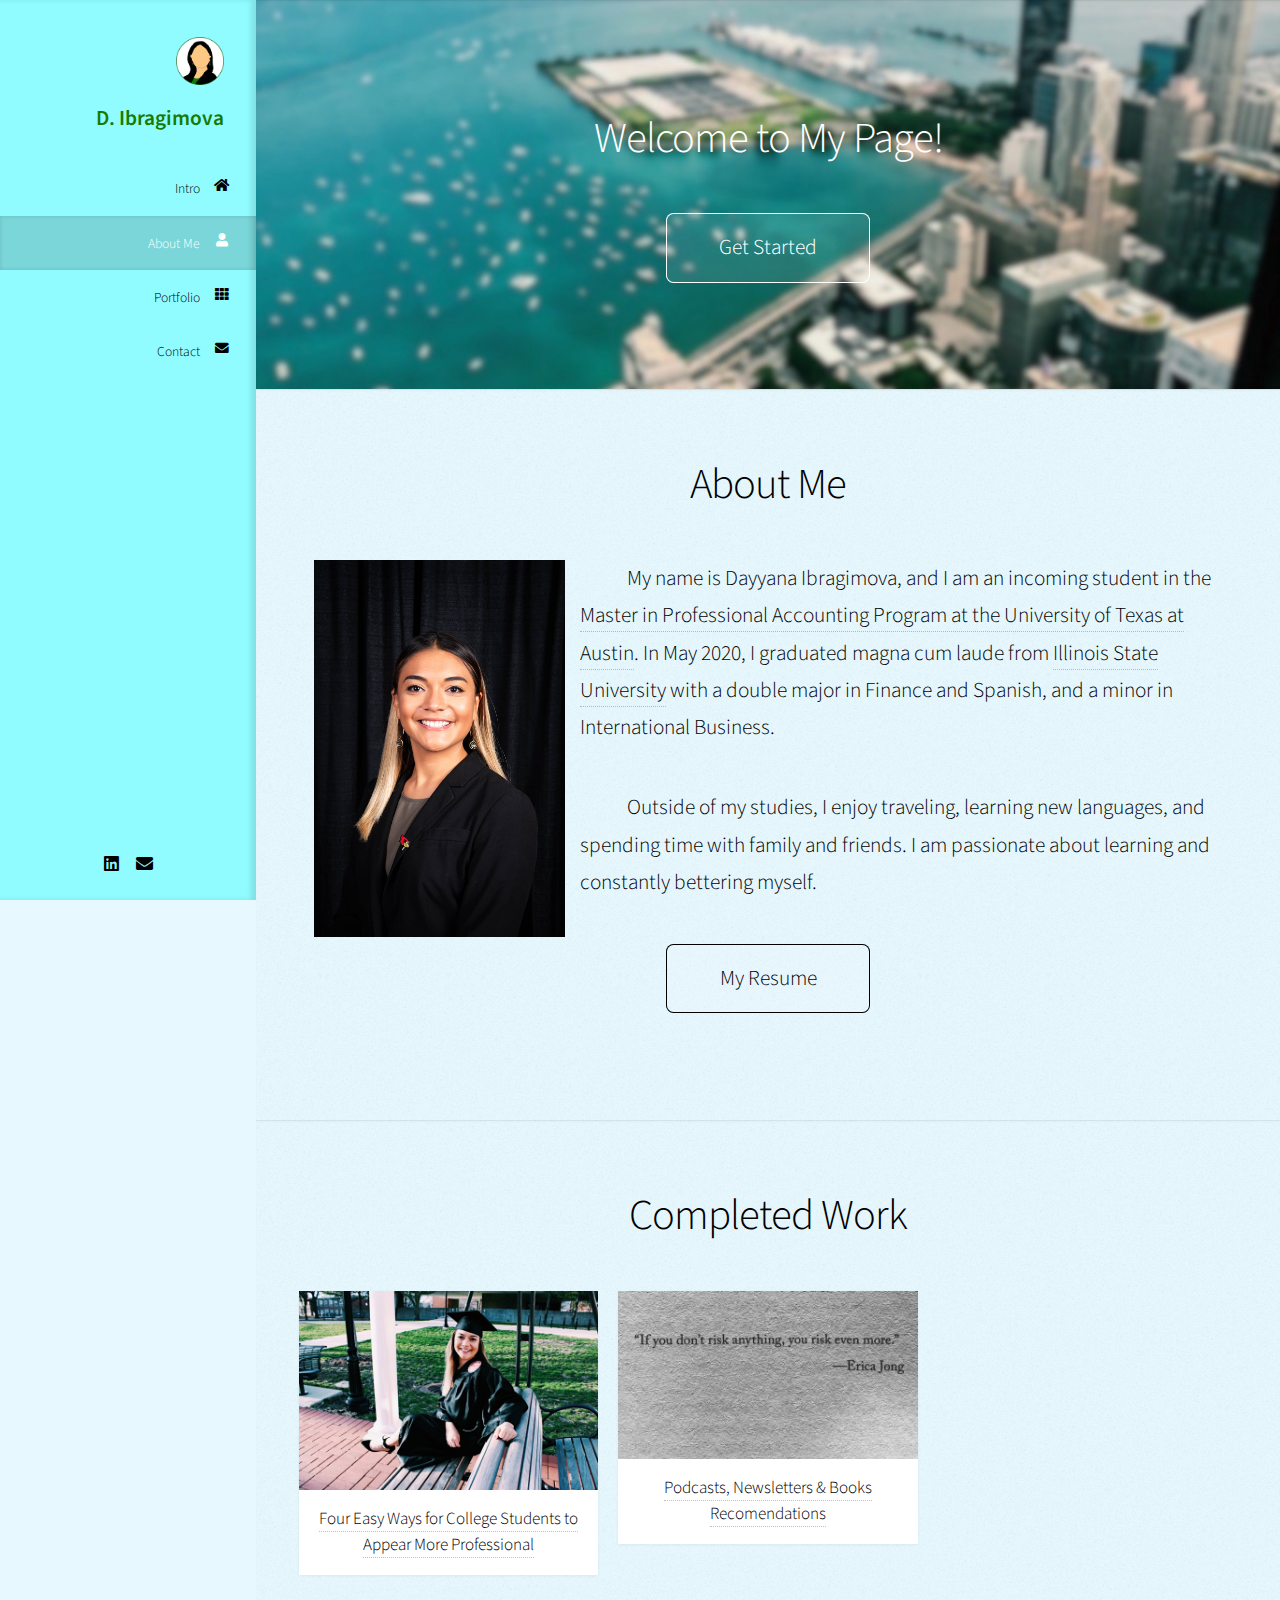
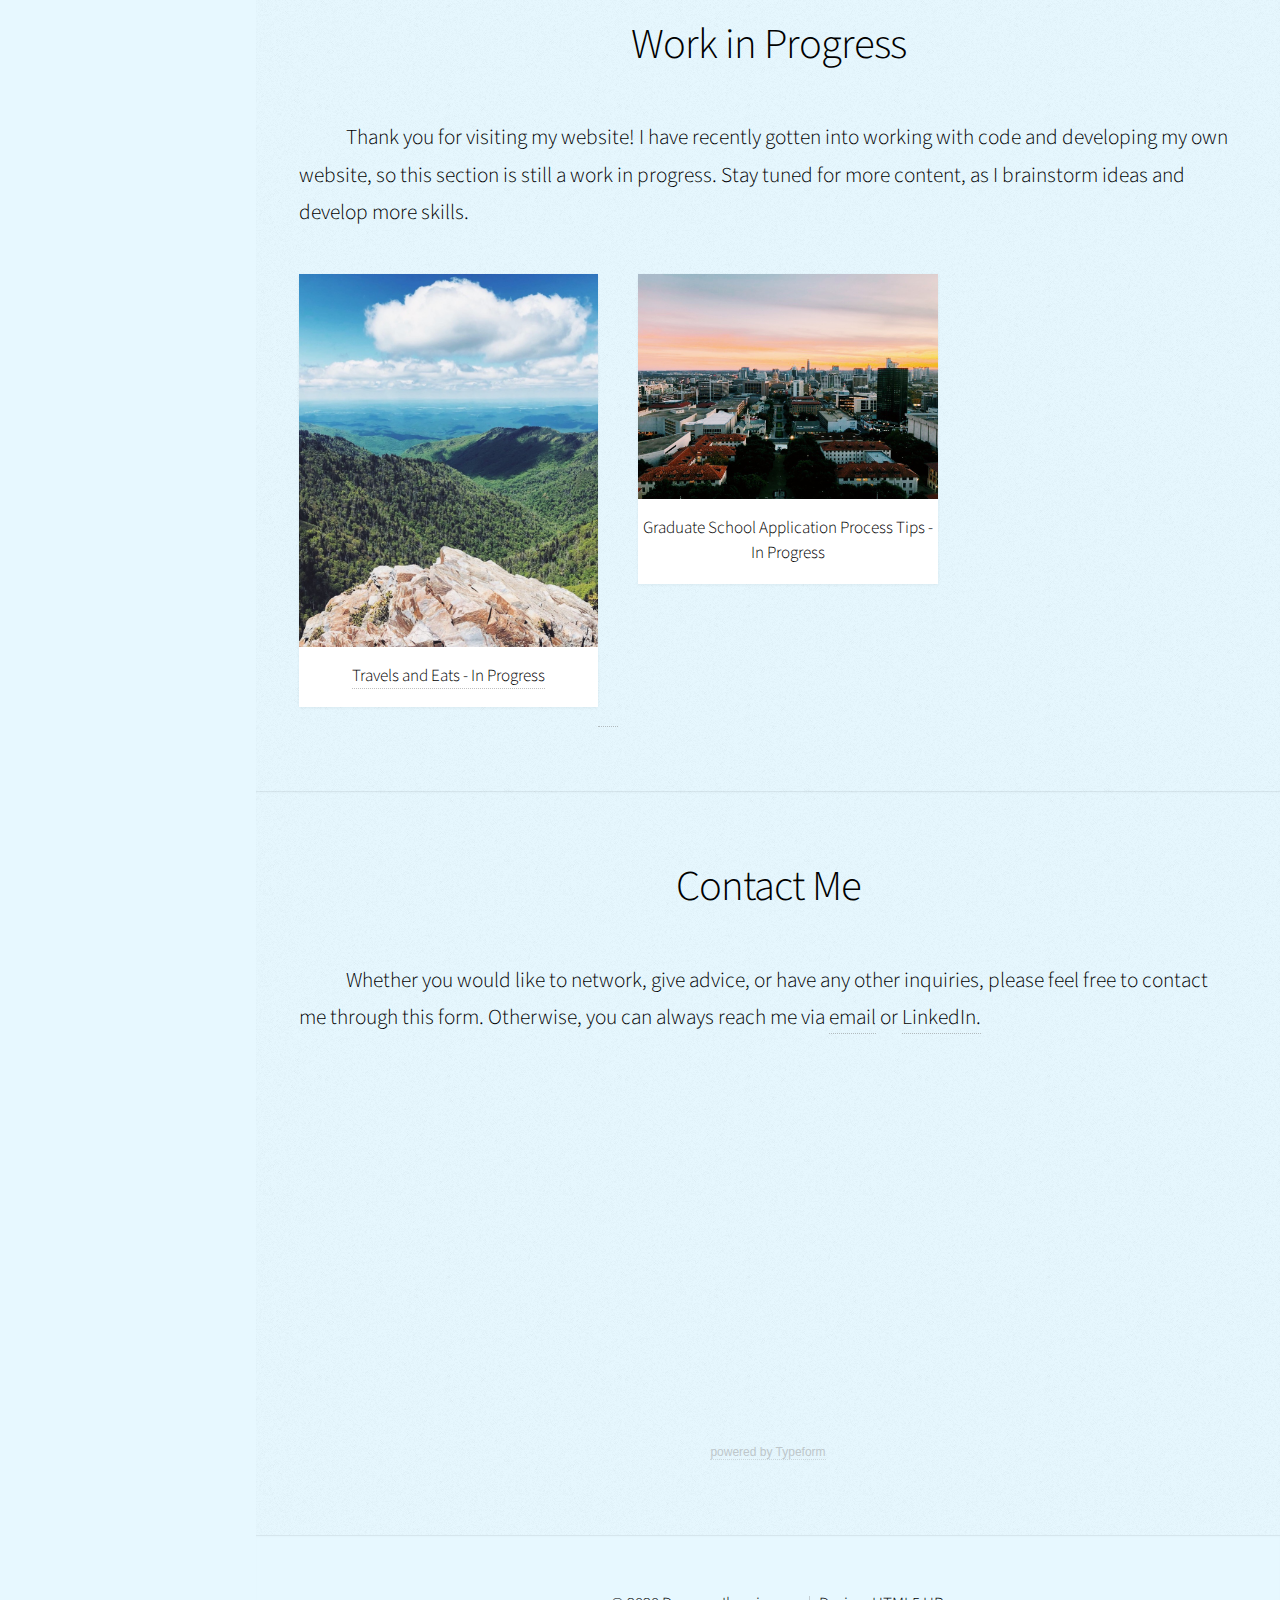
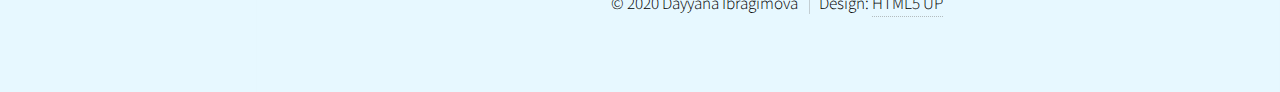
<file: index.html>
<!DOCTYPE HTML>
<!--
	Prologue by HTML5 UP
	html5up.net | @ajlkn
	Free for personal and commercial use under the CCA 3.0 license (html5up.net/license)
-->
<html>
	<head>
		<link rel="icon" href="images/Logo.png">
		<!-- Global site tag (gtag.js) - Google Analytics -->
		<script async src="https://www.googletagmanager.com/gtag/js?id=UA-106321608-3"></script>
		<script>
			window.dataLayer = window.dataLayer || [];
 			function gtag(){dataLayer.push(arguments);}
			gtag('js', new Date());
			gtag('config', 'UA-106321608-3');
		</script>

		<style>
			#MyLogo {
				border-radius: 50%;
				background-color: transparent;
			}
		</style>

		<title>Dayyana Ibragimova</title>
		<meta charset="utf-8" />
		<meta name="viewport" content="width=device-width, initial-scale=1, user-scalable=no" />
		<link rel="stylesheet" href="assets/css/main.css" />
	</head>
	<body class="is-preload">

<!-- Header -->
			<div id="header">

				<div class="top">

<!-- Logo -->
					<div id="logo">
							<span id="MyLogo" class="image avatar48"><img src="images/Logo.png" width="400"
				height="400" alt="My Logo">
							</span>
							<h1 id="title">D. Ibragimova</h1>
							<p>
					</div>

<!-- Nav -->
					<nav id="nav">
							<ul>
								<li><a href="#top" id="top-link"><span class="icon solid fa-home">Intro</span></a></li>
								<li><a href="#about" id="about-link"><span class="icon solid fa-user">About Me</span></a></li>
								<li><a href="#portfolio" id="portfolio-link"><span class="icon solid fa-th">Portfolio</span></a></li>
								<li><a href="#contact" id="contact-link"><span class="icon solid fa-envelope">Contact</span></a></li>
							</ul>
						</nav>
					</div>

				<div class="bottom">

					<!-- Social Icons -->
						<ul class="icons">
							<li><a href="http://www.linkedin.com/in/dayyana-ibragimova" target="_blank" class="icon brands fa-linkedin"><span class="label">LinkedIn</span></a></li>
							<li><a href="mailto:idayyana@yahoo.com" target="_blank" class="icon solid fa-envelope"><span class="label">Email</span></a></li>
						</ul>

				</div>

			</div>

<!-- Main -->
			<div id="main">
<!-- Intro -->

					<section id="top" class="one dark cover">
						<div class="container">
<!--filter:blur(8px)-->
							<header>
								<h2 class="alt">Welcome to My Page!</h2>
								<p> </p>
							</header>

							<footer>
								<a href="#about" class="button style2 scrolly">Get Started</a>
							</footer>

						</div>
					</section>
<!-- About Me -->
					<section id="about" class="three">
						<div class="container">
							<header>
								<h2>About Me</h2>
							</header>
			<div align="left"> 
				<p><img style="padding: 0 15px; float: left;" src="images/Headshot.jpg" alt="Headshot" width="30%" />
				</p>
						<!--<a href="#" class="image featured"><img src="images/Headshot.jpg" alt="" /></a>
							<p>-->
								<p style="text-indent: 5%">
								My name is Dayyana Ibragimova, and I am an incoming student in the <a href="https://www.mccombs.utexas.edu/MPA/Traditional-MPA"  target="_blank">
								Master in Professional Accounting Program at the University of Texas at Austin</a>. In May 2020, I graduated magna cum laude from <a href=
								"https://business.illinoisstate.edu/about/ranking.shtml" target="_blank">Illinois State University</a> with a double major in Finance and Spanish, and a minor in International Business. 
								<p style="text-indent: 5%">Outside of my studies, I enjoy traveling, learning new languages, and spending time with family and friends. I am passionate about learning and constantly bettering myself.</p>
							</p>
								</div>

								<a href="Resume.pdf" class="button style3 scrolly" target="_blank">My Resume</a>
		<!--<form action="Resume.pdf" method="get" target="_blank">
		<button type="submit">My Resume</button>
		</form>-->
								</p>
							<!--<a href="#" class="image featured"><img src="images/pic08.jpg" alt="" /></a> -->

							<!--<p> <input type="button" value="Resume" onclick="window.location.href='Resume.pdf';" target="_blank"/>
							 </p>-->
 <!--<strong><a href="Resume.pdf" target="_blank">here</a></strong> to view my resume.-->
						</div>
					</section>
<!-- Portfolio -->
					<section id="portfolio" class="two">
						<div class="container">
							<header>
								<h2>Completed Work</h2>
							</header>
<div class="row">
							<div class="col-4 col-12-mobile">
									<article class="item"> 
										<a href="tips/tips" class="image fit" target="_blank"><img src="images/college.jpg" alt="" /></a>
										<header>
											<h3><a href="tips/tips" target="_blank">Four Easy Ways for College Students to Appear More Professional</a></h3>
										</header> 
									</article> 
								</div>

									<!--<article class="item">
										<a href="facts/facts.html" class="image fit" target="_blank"><img src="images/me.jpg" alt="" /></a>
										<header>
											<h3> <a href="facts/facts.html" target="_blank"> Six Facts About Me</a></h3>
										</header>
									</article>
								</div>-->
									<div class="col-4 col-12-mobile">
									<article class="item">
										<a href="books/books.html" target="_blank" class="image fit"><img src="images/books.jpg" alt="" /></a>
										<header>
											<h3><a href="books/books.html" target="_blank">Podcasts, Newsletters &  Books Recomendations</a></h3>
										</header>
									</article>


						</div>
					</div>
							<br>
							<header>
								<h2>Work in Progress</h2>
							</header>
							<div align="left">
							<p style="text-indent: 5%"> Thank you for visiting my website! I have recently gotten into working with code and developing my own website, so this section is still a work in progress. Stay tuned for more content, as I brainstorm ideas and develop more skills.</p>
						</div>
					

<div class="row">
							<!--<div class="col-4 col-12-mobile">
									<article class="item"> 
										<a href="tips/tips" class="image fit" target="_blank"><img src="images/college.jpg" alt="" /></a>
										<header>
											<h3><a href="tips/tips" target="_blank">Four Easy Ways for College Students to Appear More Professional</a></h3>
										</header> 
									</article> 

									<article class="item">
										<a href="facts/facts.html" class="image fit" target="_blank"><img src="images/me.jpg" alt="" /></a>
										<header>
											<h3> <a href="facts/facts.html" target="_blank"> Six Facts About Me</a></h3>
										</header>
									</article>
								</div>

									<article class="item">
										<a href="books/books.html" target="_blank" class="image fit"><img src="images/books.jpg" alt="" /></a>
										<header>
											<h3><a href="books/books.html" target="_blank">Podcasts, Newsletters &  Books Recomendations</a></h3>
										</header>
									</article>

						</div>-->


						<div class="col-4 col-12-mobile">
							<!--
									<article class="item">
										<a href="international/international.html" class="image fit" target="_blank"><img src="images/spain.jpg" alt="" /></a>
										<header>
											<h3><a href="international/international.html" target="_blank">International Travel and Eats - In Progress</h3>
										</header>
									</article>
								-->
							
									<article class="item">
										<a href="#" class="image fit"><img src="images/tennessee.jpg" alt="" /></a>
										<header>
											<h3><a href="travel/travel" target="_blank">Travels and Eats - In Progress</h3>
										</header>
									</article>

						</div>


						<div class="col-4 col-12-mobile">
								
									<article class="item">
										<a href="#" class="image fit"><img src="images/UT.jpg" alt="" /></a>
										<header>
											<h3>Graduate School Application Process Tips - In Progress</h3>
										</header>
									</article>
						
								
						</div>
</div>
					</section>


<!-- Contact -->
					<section id="contact" class="four">
						<div class="container">

							<header>
								<h2>Contact Me</h2>
							</header>
							<div align="left">
							<p style="text-indent: 5%">Whether you would like to network, give advice, or have any other inquiries, please feel free to contact me through this form. Otherwise, you can always reach me via <a href="mailto:idayyana@yahoo.com" target="_blank">email</a> or <a href="http://www.linkedin.com/in/dayyana-ibragimova" target="_blank"> LinkedIn.</p>
							</div>
<div class="typeform-widget" data-url="https://idayyan.typeform.com/to/nr9SKw" style="width: 100%; height: 350px;"></div> <script> (function() { var qs,js,q,s,d=document, gi=d.getElementById, ce=d.createElement, gt=d.getElementsByTagName, id="typef_orm", b="https://embed.typeform.com/"; if(!gi.call(d,id)) { js=ce.call(d,"script"); js.id=id; js.src=b+"embed.js"; q=gt.call(d,"script")[0]; q.parentNode.insertBefore(js,q) } })() </script> <div style="font-family: Sans-Serif;font-size: 12px;color: #999;opacity: 0.5; padding-top: 5px;"> <a href="https://admin.typeform.com/signup?utm_campaign=nr9SKw&utm_source=typeform.com-01E9WBQQW4YFTVGS5YSXPXW14C-free&utm_medium=typeform&utm_content=typeform-embedded-poweredbytypeform&utm_term=EN" style="color: #999" target="_blank">powered by Typeform</a> </div>
							<!--<p style="text-indent: 5%">Whether you would like to network, give advice, or have any other inquiries, please feel free to contact me through <a href="mailto:idayyana@yahoo.com" target="_blank">email</a> or on<a href="http://www.linkedin.com/in/dayyana-ibragimova" target="_blank"> LinkedIn.</p>
							</div>-->
							<!--
							<form action="mailto:idayyana@yahoo.com" method="post" enctype=”text/plain”>
								<div class="row">
									<div class="col-6 col-12-mobile"><input type="text" name="name" placeholder="Name" /></div>
									<div class="col-6 col-12-mobile"><input type="text" name="email" placeholder="Email" /></div>
									<div class="col-12">
										<textarea name="message" placeholder="Message"></textarea>
									</div>
									<div class="col-12">
										<input class="button style3 scrolly" type="submit" value="Send Message" />
									</div>
								</div>
							</form>-->

						</div>
					</section>

			</div>

<!-- Footer -->
			<div id="footer">

				<!-- Copyright -->
					<ul class="copyright">
						<li>&copy; 2020 Dayyana Ibragimova</li>
						<li>Design: <a href="http://html5up.net">HTML5 UP</a> </li>
					</ul>

			</div>

<!-- Scripts -->
			<script src="assets/js/jquery.min.js"></script>
			<script src="assets/js/jquery.scrolly.min.js"></script>
			<script src="assets/js/jquery.scrollex.min.js"></script>
			<script src="assets/js/browser.min.js"></script>
			<script src="assets/js/breakpoints.min.js"></script>
			<script src="assets/js/util.js"></script>
			<script src="assets/js/main.js"></script>

	<!-- Scripts -->
			<script>
				if ('addEventListener' in window) {
					window.addEventListener('load', function() { document.body.className = document.body.className.replace(/\bis-preload\b/, ''); });
					document.body.className += (navigator.userAgent.match(/(MSIE|rv:11\.0)/) ? ' is-ie' : '');
				}
			</script>

	</body>
</html>
</file>
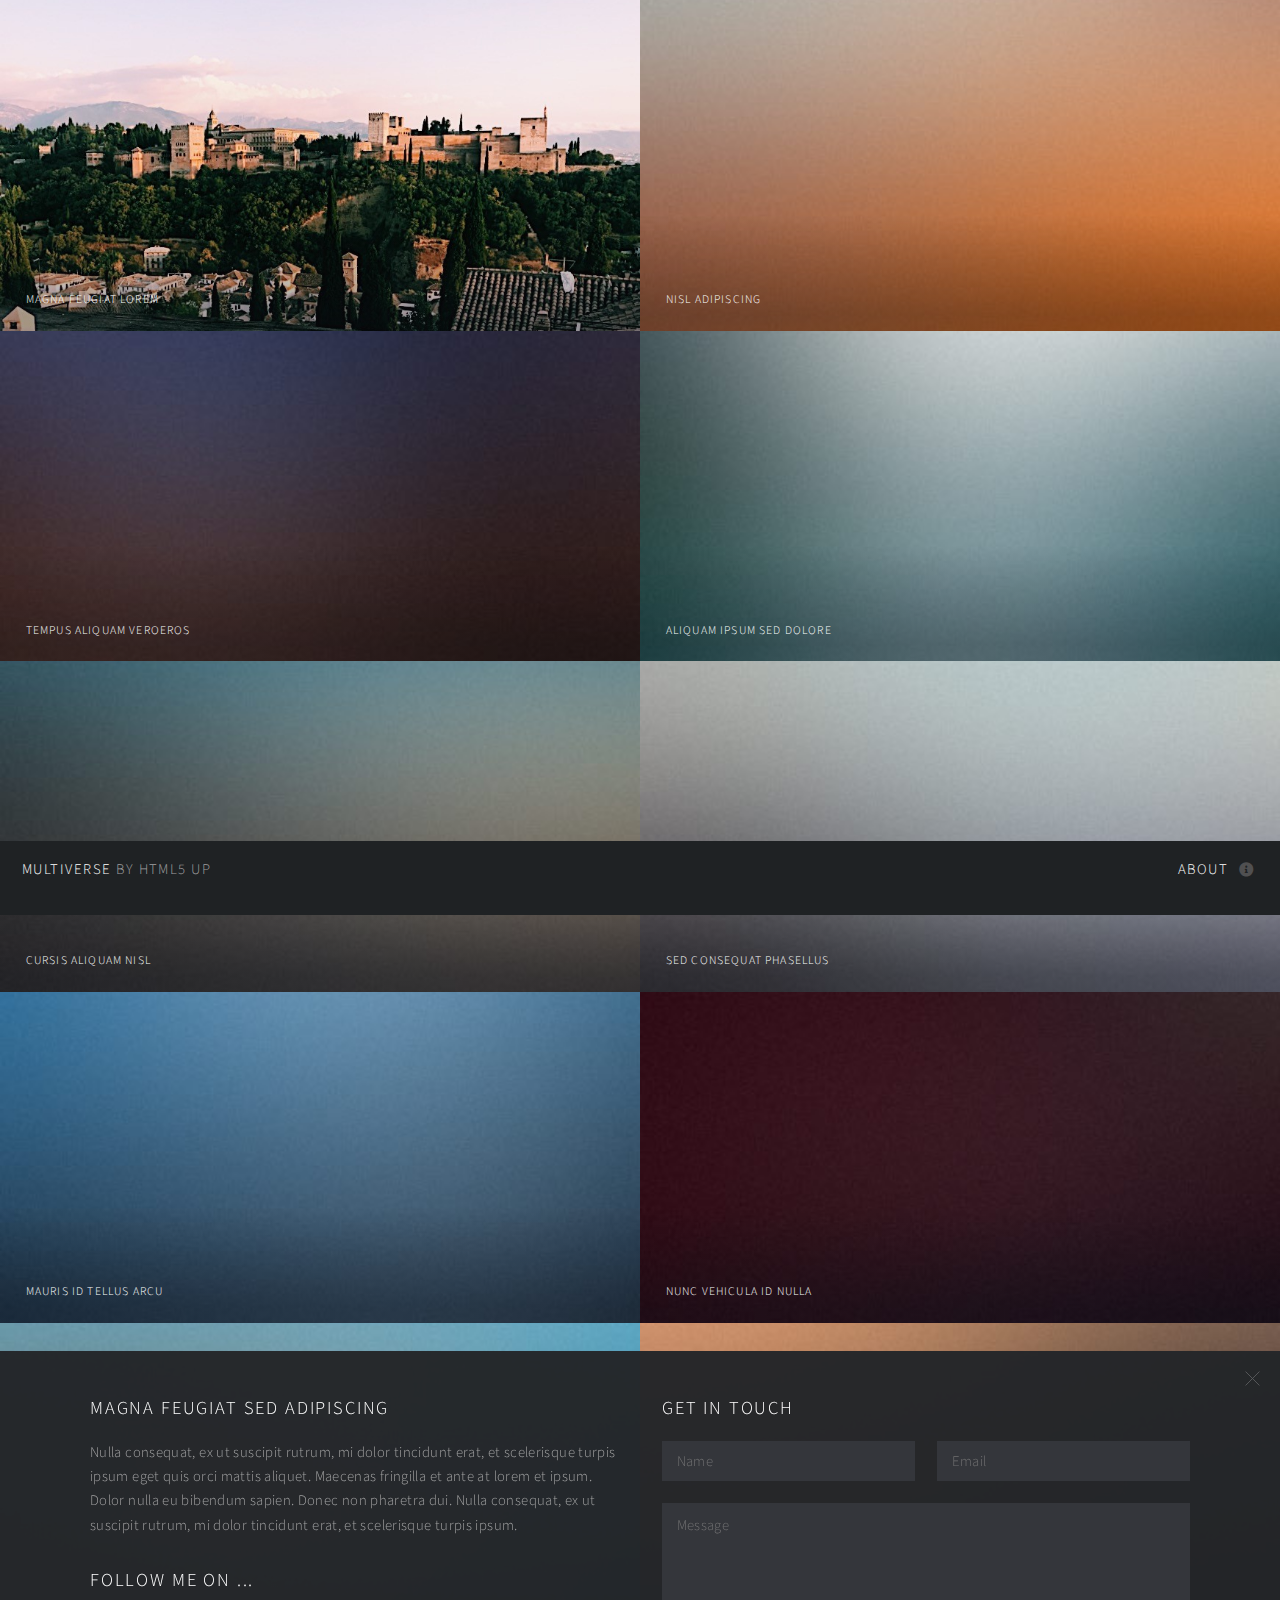
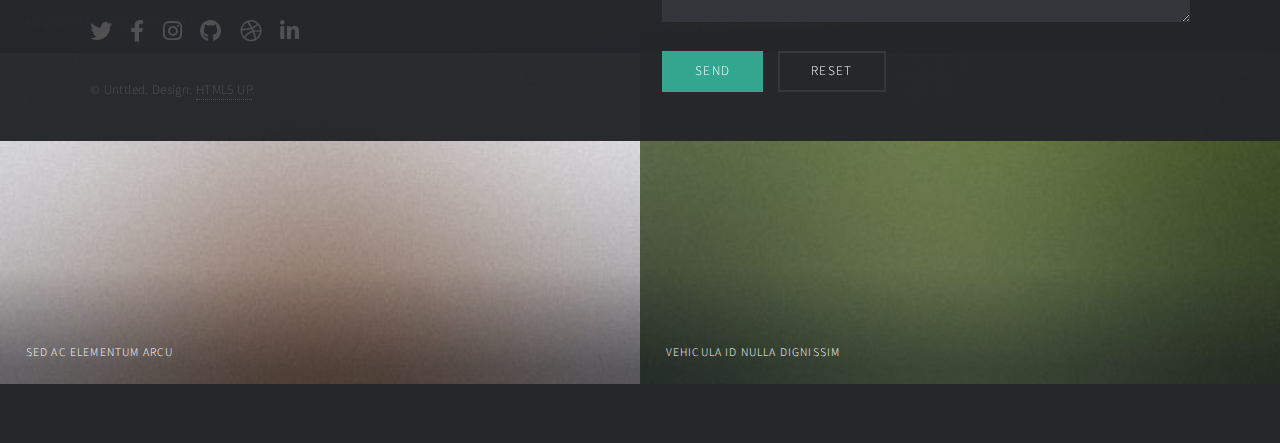
<file: travels abroad/index.html>
<!DOCTYPE HTML>
<!--
	Multiverse by HTML5 UP
	html5up.net | @ajlkn
	Free for personal and commercial use under the CCA 3.0 license (html5up.net/license)
-->
<html>
	<head>
		<title>Multiverse by HTML5 UP</title>
		<meta charset="utf-8" />
		<meta name="viewport" content="width=device-width, initial-scale=1, user-scalable=no" />
		<link rel="stylesheet" href="assets/css/main.css" />
		<noscript><link rel="stylesheet" href="assets/css/noscript.css" /></noscript>
	</head>
	<body class="is-preload">

		<!-- Wrapper -->
			<div id="wrapper">

				<!-- Header -->
					<header id="header">
						<h1><a href="index.html"><strong>Multiverse</strong> by HTML5 UP</a></h1>
						<nav>
							<ul>
								<li><a href="#footer" class="icon solid fa-info-circle">About</a></li>
							</ul>
						</nav>
					</header>

				<!-- Main -->
					<div id="main">
						<article class="thumb">
							<a href="images/Granada.jpg" class="image"><img src="images/Granada.jpg" alt="" /></a>
							<h2>Magna feugiat lorem</h2>
							<p>Nunc blandit nisi ligula magna sodales lectus elementum non. Integer id venenatis velit.</p>
						</article>
						<article class="thumb">
							<a href="images/fulls/02.jpg" class="image"><img src="images/thumbs/02.jpg" alt="" /></a>
							<h2>Nisl adipiscing</h2>
							<p>Nunc blandit nisi ligula magna sodales lectus elementum non. Integer id venenatis velit.</p>
						</article>
						<article class="thumb">
							<a href="images/fulls/03.jpg" class="image"><img src="images/thumbs/03.jpg" alt="" /></a>
							<h2>Tempus aliquam veroeros</h2>
							<p>Nunc blandit nisi ligula magna sodales lectus elementum non. Integer id venenatis velit.</p>
						</article>
						<article class="thumb">
							<a href="images/fulls/04.jpg" class="image"><img src="images/thumbs/04.jpg" alt="" /></a>
							<h2>Aliquam ipsum sed dolore</h2>
							<p>Nunc blandit nisi ligula magna sodales lectus elementum non. Integer id venenatis velit.</p>
						</article>
						<article class="thumb">
							<a href="images/fulls/05.jpg" class="image"><img src="images/thumbs/05.jpg" alt="" /></a>
							<h2>Cursis aliquam nisl</h2>
							<p>Nunc blandit nisi ligula magna sodales lectus elementum non. Integer id venenatis velit.</p>
						</article>
						<article class="thumb">
							<a href="images/fulls/06.jpg" class="image"><img src="images/thumbs/06.jpg" alt="" /></a>
							<h2>Sed consequat phasellus</h2>
							<p>Nunc blandit nisi ligula magna sodales lectus elementum non. Integer id venenatis velit.</p>
						</article>
						<article class="thumb">
							<a href="images/fulls/07.jpg" class="image"><img src="images/thumbs/07.jpg" alt="" /></a>
							<h2>Mauris id tellus arcu</h2>
							<p>Nunc blandit nisi ligula magna sodales lectus elementum non. Integer id venenatis velit.</p>
						</article>
						<article class="thumb">
							<a href="images/fulls/08.jpg" class="image"><img src="images/thumbs/08.jpg" alt="" /></a>
							<h2>Nunc vehicula id nulla</h2>
							<p>Nunc blandit nisi ligula magna sodales lectus elementum non. Integer id venenatis velit.</p>
						</article>
						<article class="thumb">
							<a href="images/fulls/09.jpg" class="image"><img src="images/thumbs/09.jpg" alt="" /></a>
							<h2>Neque et faucibus viverra</h2>
							<p>Nunc blandit nisi ligula magna sodales lectus elementum non. Integer id venenatis velit.</p>
						</article>
						<article class="thumb">
							<a href="images/fulls/10.jpg" class="image"><img src="images/thumbs/10.jpg" alt="" /></a>
							<h2>Mattis ante fermentum</h2>
							<p>Nunc blandit nisi ligula magna sodales lectus elementum non. Integer id venenatis velit.</p>
						</article>
						<article class="thumb">
							<a href="images/fulls/11.jpg" class="image"><img src="images/thumbs/11.jpg" alt="" /></a>
							<h2>Sed ac elementum arcu</h2>
							<p>Nunc blandit nisi ligula magna sodales lectus elementum non. Integer id venenatis velit.</p>
						</article>
						<article class="thumb">
							<a href="images/fulls/12.jpg" class="image"><img src="images/thumbs/12.jpg" alt="" /></a>
							<h2>Vehicula id nulla dignissim</h2>
							<p>Nunc blandit nisi ligula magna sodales lectus elementum non. Integer id venenatis velit.</p>
						</article>
					</div>

				<!-- Footer -->
					<footer id="footer" class="panel">
						<div class="inner split">
							<div>
								<section>
									<h2>Magna feugiat sed adipiscing</h2>
									<p>Nulla consequat, ex ut suscipit rutrum, mi dolor tincidunt erat, et scelerisque turpis ipsum eget quis orci mattis aliquet. Maecenas fringilla et ante at lorem et ipsum. Dolor nulla eu bibendum sapien. Donec non pharetra dui. Nulla consequat, ex ut suscipit rutrum, mi dolor tincidunt erat, et scelerisque turpis ipsum.</p>
								</section>
								<section>
									<h2>Follow me on ...</h2>
									<ul class="icons">
										<li><a href="#" class="icon brands fa-twitter"><span class="label">Twitter</span></a></li>
										<li><a href="#" class="icon brands fa-facebook-f"><span class="label">Facebook</span></a></li>
										<li><a href="#" class="icon brands fa-instagram"><span class="label">Instagram</span></a></li>
										<li><a href="#" class="icon brands fa-github"><span class="label">GitHub</span></a></li>
										<li><a href="#" class="icon brands fa-dribbble"><span class="label">Dribbble</span></a></li>
										<li><a href="#" class="icon brands fa-linkedin-in"><span class="label">LinkedIn</span></a></li>
									</ul>
								</section>
								<p class="copyright">
									&copy; Unttled. Design: <a href="http://html5up.net">HTML5 UP</a>.
								</p>
							</div>
							<div>
								<section>
									<h2>Get in touch</h2>
									<form method="post" action="#">
										<div class="fields">
											<div class="field half">
												<input type="text" name="name" id="name" placeholder="Name" />
											</div>
											<div class="field half">
												<input type="text" name="email" id="email" placeholder="Email" />
											</div>
											<div class="field">
												<textarea name="message" id="message" rows="4" placeholder="Message"></textarea>
											</div>
										</div>
										<ul class="actions">
											<li><input type="submit" value="Send" class="primary" /></li>
											<li><input type="reset" value="Reset" /></li>
										</ul>
									</form>
								</section>
							</div>
						</div>
					</footer>

			</div>

		<!-- Scripts -->
			<script src="assets/js/jquery.min.js"></script>
			<script src="assets/js/jquery.poptrox.min.js"></script>
			<script src="assets/js/browser.min.js"></script>
			<script src="assets/js/breakpoints.min.js"></script>
			<script src="assets/js/util.js"></script>
			<script src="assets/js/main.js"></script>

	</body>
</html>
</file>
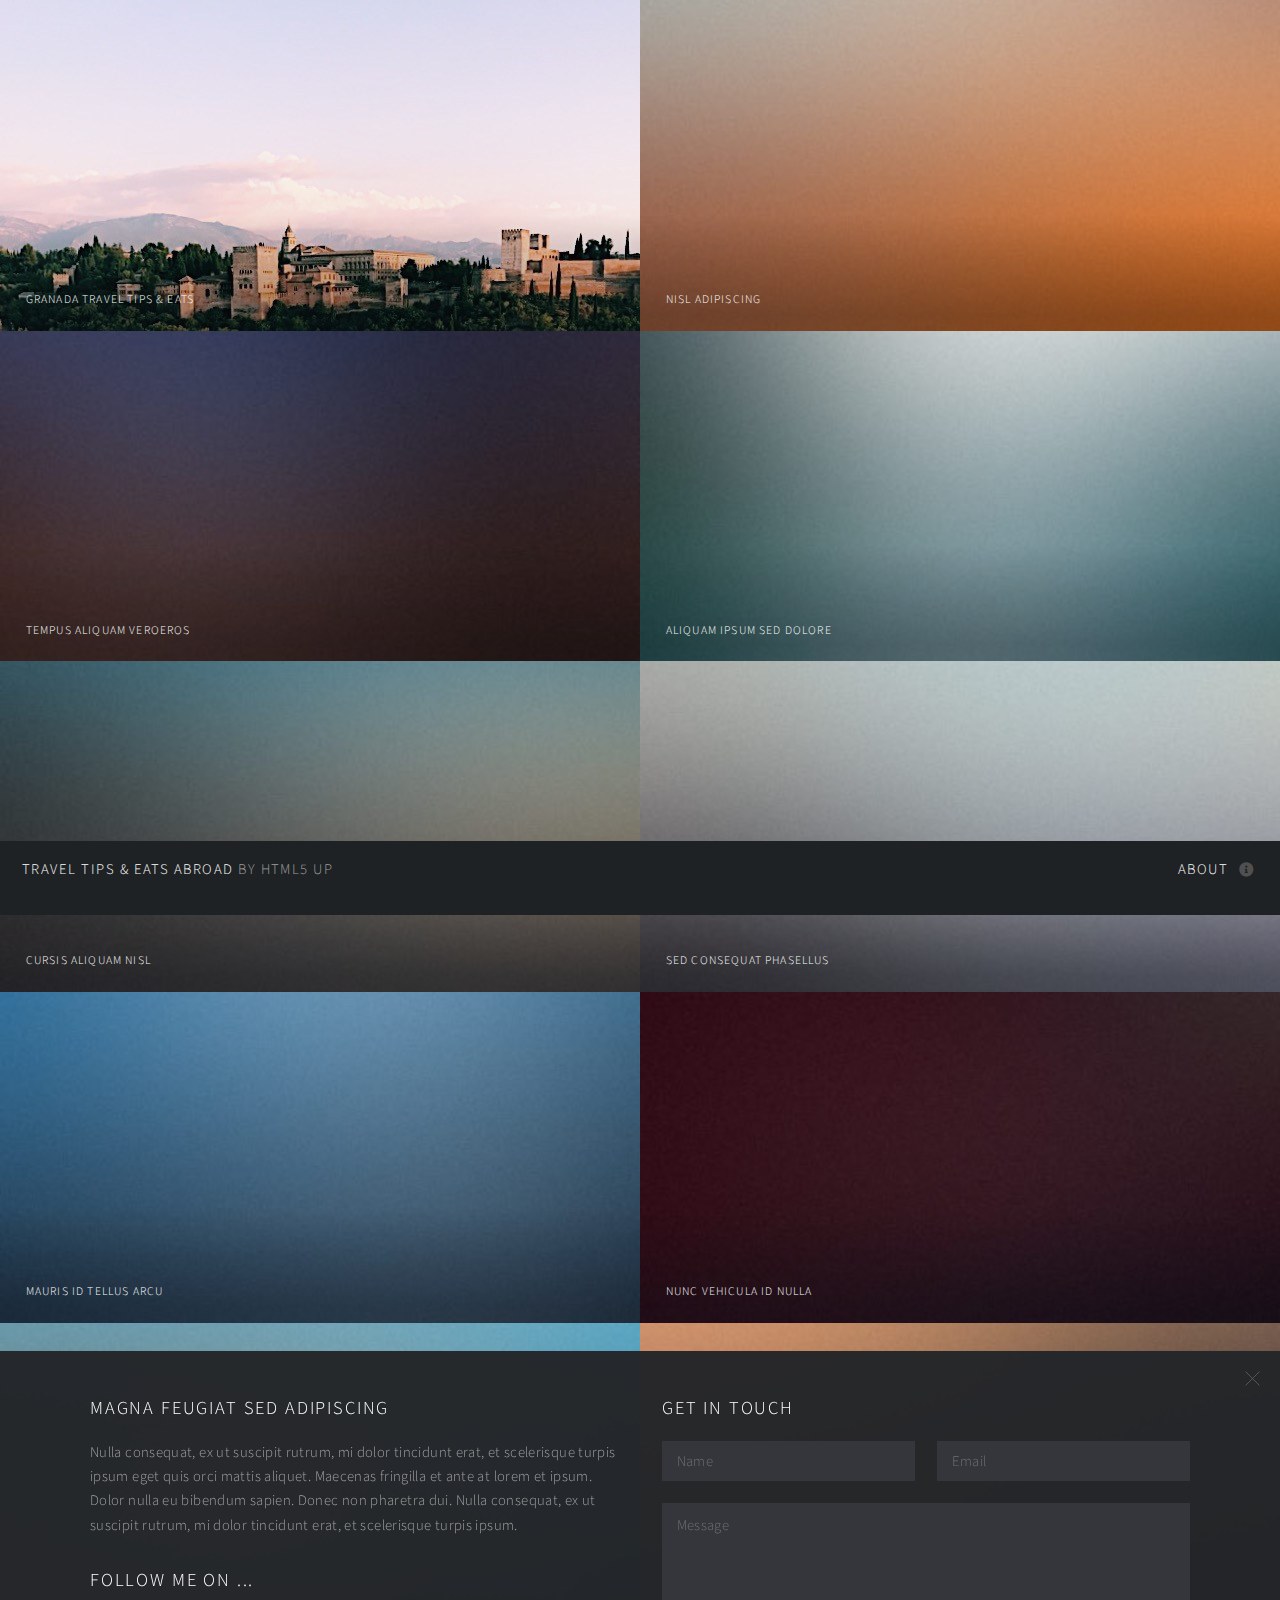
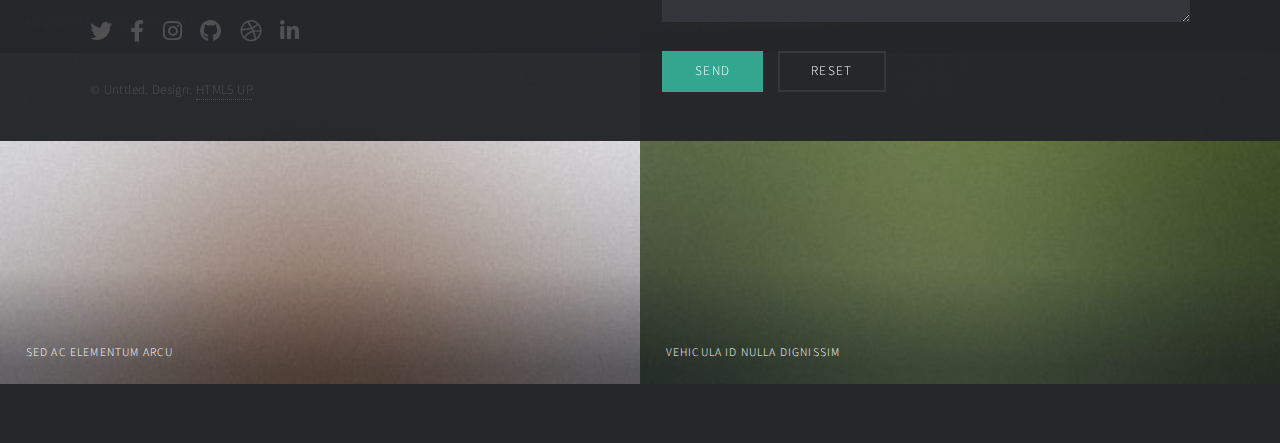
<file: abroad/abroad.html>
<!DOCTYPE HTML>
<!--
	Multiverse by HTML5 UP
	html5up.net | @ajlkn
	Free for personal and commercial use under the CCA 3.0 license (html5up.net/license)
-->
<html>
	<head>
				<link rel="icon" href="images/Logo.png">
		<!-- Global site tag (gtag.js) - Google Analytics -->
		<script async src="https://www.googletagmanager.com/gtag/js?id=UA-106321608-3"></script>
		<script>
			window.dataLayer = window.dataLayer || [];
 			function gtag(){dataLayer.push(arguments);}
			gtag('js', new Date());
			gtag('config', 'UA-106321608-3');
		</script>

		<title>Travel Tips & Eats Abroad</title>
		<meta charset="utf-8" />
		<meta name="viewport" content="width=device-width, initial-scale=1, user-scalable=no" />
		<link rel="stylesheet" href="assets/css/main.css" />
		<noscript><link rel="stylesheet" href="assets/css/noscript.css" /></noscript>
	</head>
	<body class="is-preload">

		<!-- Wrapper -->
			<div id="wrapper">

				<!-- Header -->
					<header id="header">
						<h1><a href="index.html"><strong>Travel Tips & Eats Abroad</strong> by HTML5 UP</a></h1>
						<nav>
							<ul>
								<li><a href="#footer" class="icon solid fa-info-circle">About</a></li>
							</ul>
						</nav>
					</header>

				<!-- Main -->
					<div id="main">
						<article class="thumb">
							<a href="Granada/Granada.html"><img src="images/Granada.jpg" alt=""/></a>
							<h2>Granada Travel Tips & Eats</h2>
							<p>Nunc blandit nisi ligula magna sodales lectus elementum non. Integer id venenatis velit.</p>
						</article>
						<article class="thumb">
							<a href="images/fulls/02.jpg" class="image"><img src="images/thumbs/02.jpg" alt="" /></a>
							<h2>Nisl adipiscing</h2>
							<p>Nunc blandit nisi ligula magna sodales lectus elementum non. Integer id venenatis velit.</p>
						</article>
						<article class="thumb">
							<a href="images/fulls/03.jpg" class="image"><img src="images/thumbs/03.jpg" alt="" /></a>
							<h2>Tempus aliquam veroeros</h2>
							<p>Nunc blandit nisi ligula magna sodales lectus elementum non. Integer id venenatis velit.</p>
						</article>
						<article class="thumb">
							<a href="images/fulls/04.jpg" class="image"><img src="images/thumbs/04.jpg" alt="" /></a>
							<h2>Aliquam ipsum sed dolore</h2>
							<p>Nunc blandit nisi ligula magna sodales lectus elementum non. Integer id venenatis velit.</p>
						</article>
						<article class="thumb">
							<a href="images/fulls/05.jpg" class="image"><img src="images/thumbs/05.jpg" alt="" /></a>
							<h2>Cursis aliquam nisl</h2>
							<p>Nunc blandit nisi ligula magna sodales lectus elementum non. Integer id venenatis velit.</p>
						</article>
						<article class="thumb">
							<a href="images/fulls/06.jpg" class="image"><img src="images/thumbs/06.jpg" alt="" /></a>
							<h2>Sed consequat phasellus</h2>
							<p>Nunc blandit nisi ligula magna sodales lectus elementum non. Integer id venenatis velit.</p>
						</article>
						<article class="thumb">
							<a href="images/fulls/07.jpg" class="image"><img src="images/thumbs/07.jpg" alt="" /></a>
							<h2>Mauris id tellus arcu</h2>
							<p>Nunc blandit nisi ligula magna sodales lectus elementum non. Integer id venenatis velit.</p>
						</article>
						<article class="thumb">
							<a href="images/fulls/08.jpg" class="image"><img src="images/thumbs/08.jpg" alt="" /></a>
							<h2>Nunc vehicula id nulla</h2>
							<p>Nunc blandit nisi ligula magna sodales lectus elementum non. Integer id venenatis velit.</p>
						</article>
						<article class="thumb">
							<a href="images/fulls/09.jpg" class="image"><img src="images/thumbs/09.jpg" alt="" /></a>
							<h2>Neque et faucibus viverra</h2>
							<p>Nunc blandit nisi ligula magna sodales lectus elementum non. Integer id venenatis velit.</p>
						</article>
						<article class="thumb">
							<a href="images/fulls/10.jpg" class="image"><img src="images/thumbs/10.jpg" alt="" /></a>
							<h2>Mattis ante fermentum</h2>
							<p>Nunc blandit nisi ligula magna sodales lectus elementum non. Integer id venenatis velit.</p>
						</article>
						<article class="thumb">
							<a href="images/fulls/11.jpg" class="image"><img src="images/thumbs/11.jpg" alt="" /></a>
							<h2>Sed ac elementum arcu</h2>
							<p>Nunc blandit nisi ligula magna sodales lectus elementum non. Integer id venenatis velit.</p>
						</article>
						<article class="thumb">
							<a href="images/fulls/12.jpg" class="image"><img src="images/thumbs/12.jpg" alt="" /></a>
							<h2>Vehicula id nulla dignissim</h2>
							<p>Nunc blandit nisi ligula magna sodales lectus elementum non. Integer id venenatis velit.</p>
						</article>
					</div>

				<!-- Footer -->
					<footer id="footer" class="panel">
						<div class="inner split">
							<div>
								<section>
									<h2>Magna feugiat sed adipiscing</h2>
									<p>Nulla consequat, ex ut suscipit rutrum, mi dolor tincidunt erat, et scelerisque turpis ipsum eget quis orci mattis aliquet. Maecenas fringilla et ante at lorem et ipsum. Dolor nulla eu bibendum sapien. Donec non pharetra dui. Nulla consequat, ex ut suscipit rutrum, mi dolor tincidunt erat, et scelerisque turpis ipsum.</p>
								</section>
								<section>
									<h2>Follow me on ...</h2>
									<ul class="icons">
										<li><a href="#" class="icon brands fa-twitter"><span class="label">Twitter</span></a></li>
										<li><a href="#" class="icon brands fa-facebook-f"><span class="label">Facebook</span></a></li>
										<li><a href="#" class="icon brands fa-instagram"><span class="label">Instagram</span></a></li>
										<li><a href="#" class="icon brands fa-github"><span class="label">GitHub</span></a></li>
										<li><a href="#" class="icon brands fa-dribbble"><span class="label">Dribbble</span></a></li>
										<li><a href="#" class="icon brands fa-linkedin-in"><span class="label">LinkedIn</span></a></li>
									</ul>
								</section>
								<p class="copyright">
									&copy; Unttled. Design: <a href="http://html5up.net">HTML5 UP</a>.
								</p>
							</div>
							<div>
								<section>
									<h2>Get in touch</h2>
									<form method="post" action="#">
										<div class="fields">
											<div class="field half">
												<input type="text" name="name" id="name" placeholder="Name" />
											</div>
											<div class="field half">
												<input type="text" name="email" id="email" placeholder="Email" />
											</div>
											<div class="field">
												<textarea name="message" id="message" rows="4" placeholder="Message"></textarea>
											</div>
										</div>
										<ul class="actions">
											<li><input type="submit" value="Send" class="primary" /></li>
											<li><input type="reset" value="Reset" /></li>
										</ul>
									</form>
								</section>
							</div>
						</div>
					</footer>

			</div>

		<!-- Scripts -->
			<script src="assets/js/jquery.min.js"></script>
			<script src="assets/js/jquery.poptrox.min.js"></script>
			<script src="assets/js/browser.min.js"></script>
			<script src="assets/js/breakpoints.min.js"></script>
			<script src="assets/js/util.js"></script>
			<script src="assets/js/main.js"></script>

	</body>
</html>
</file>
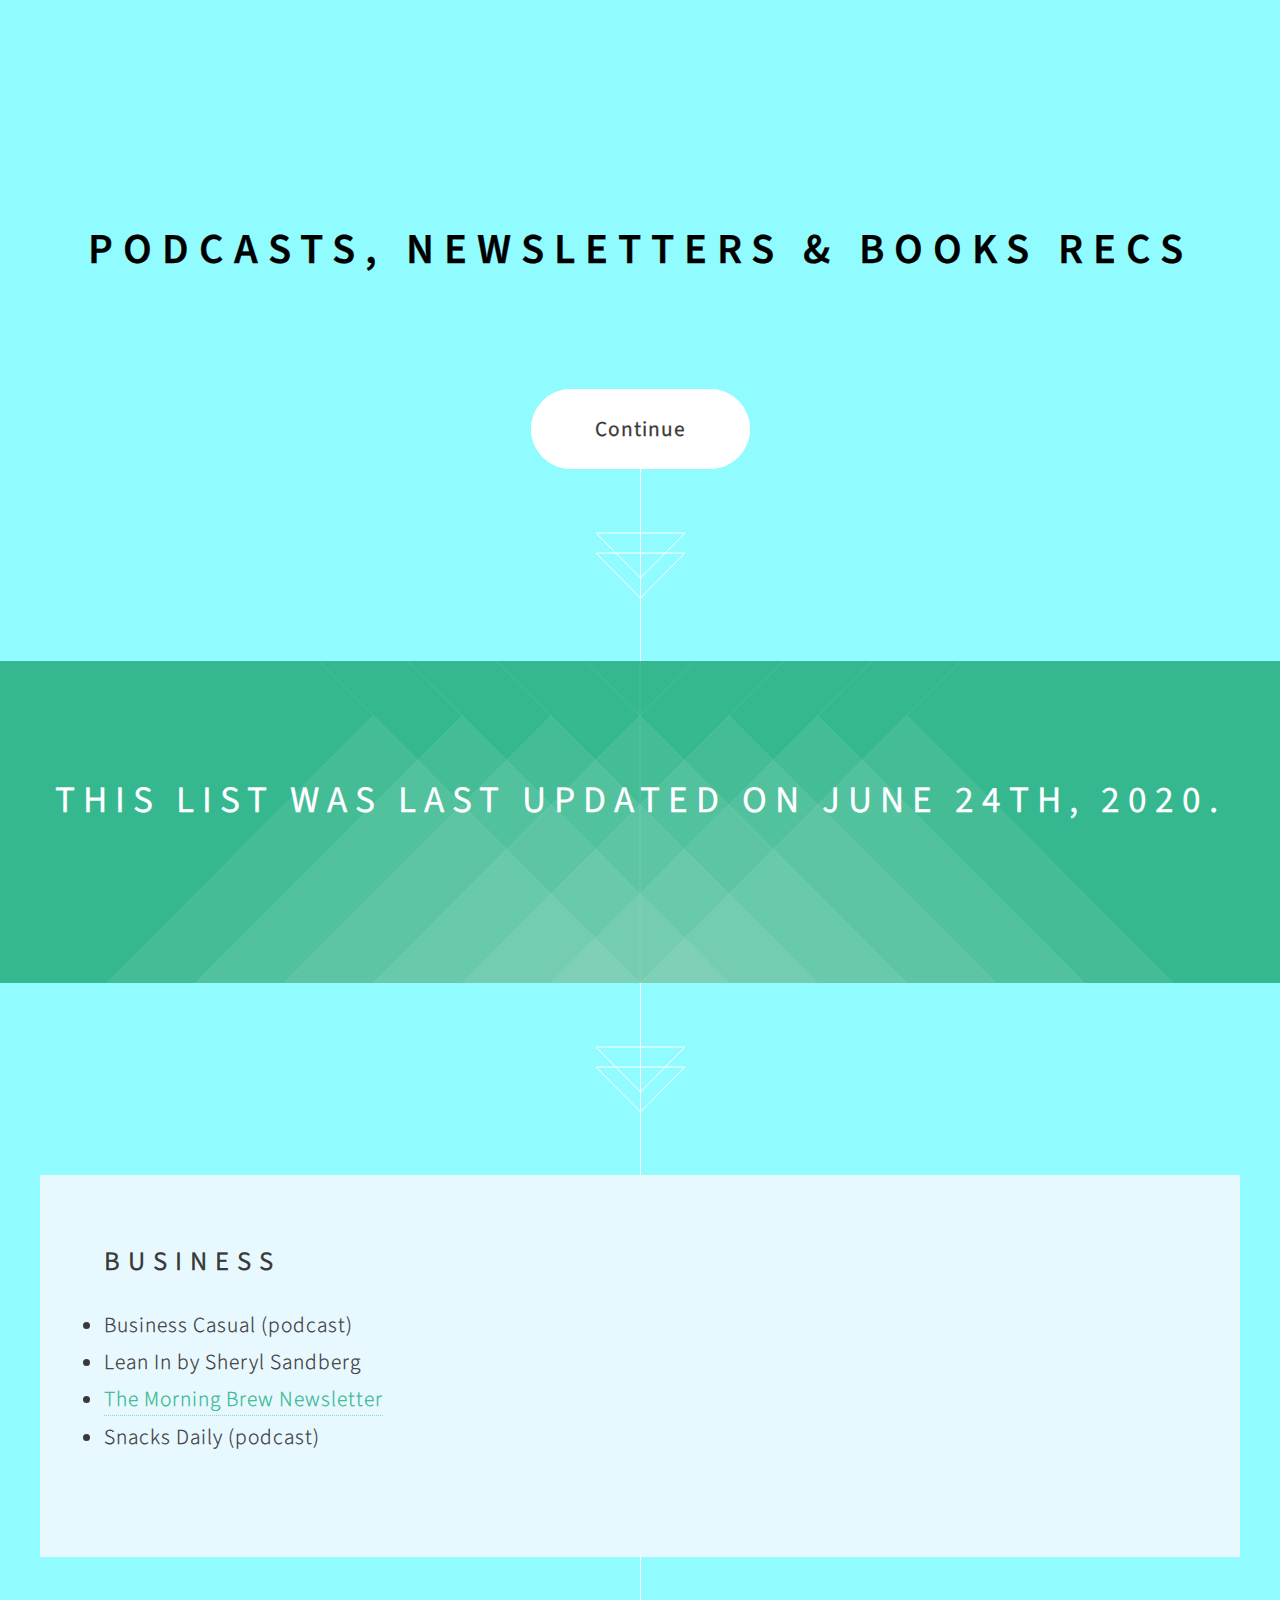
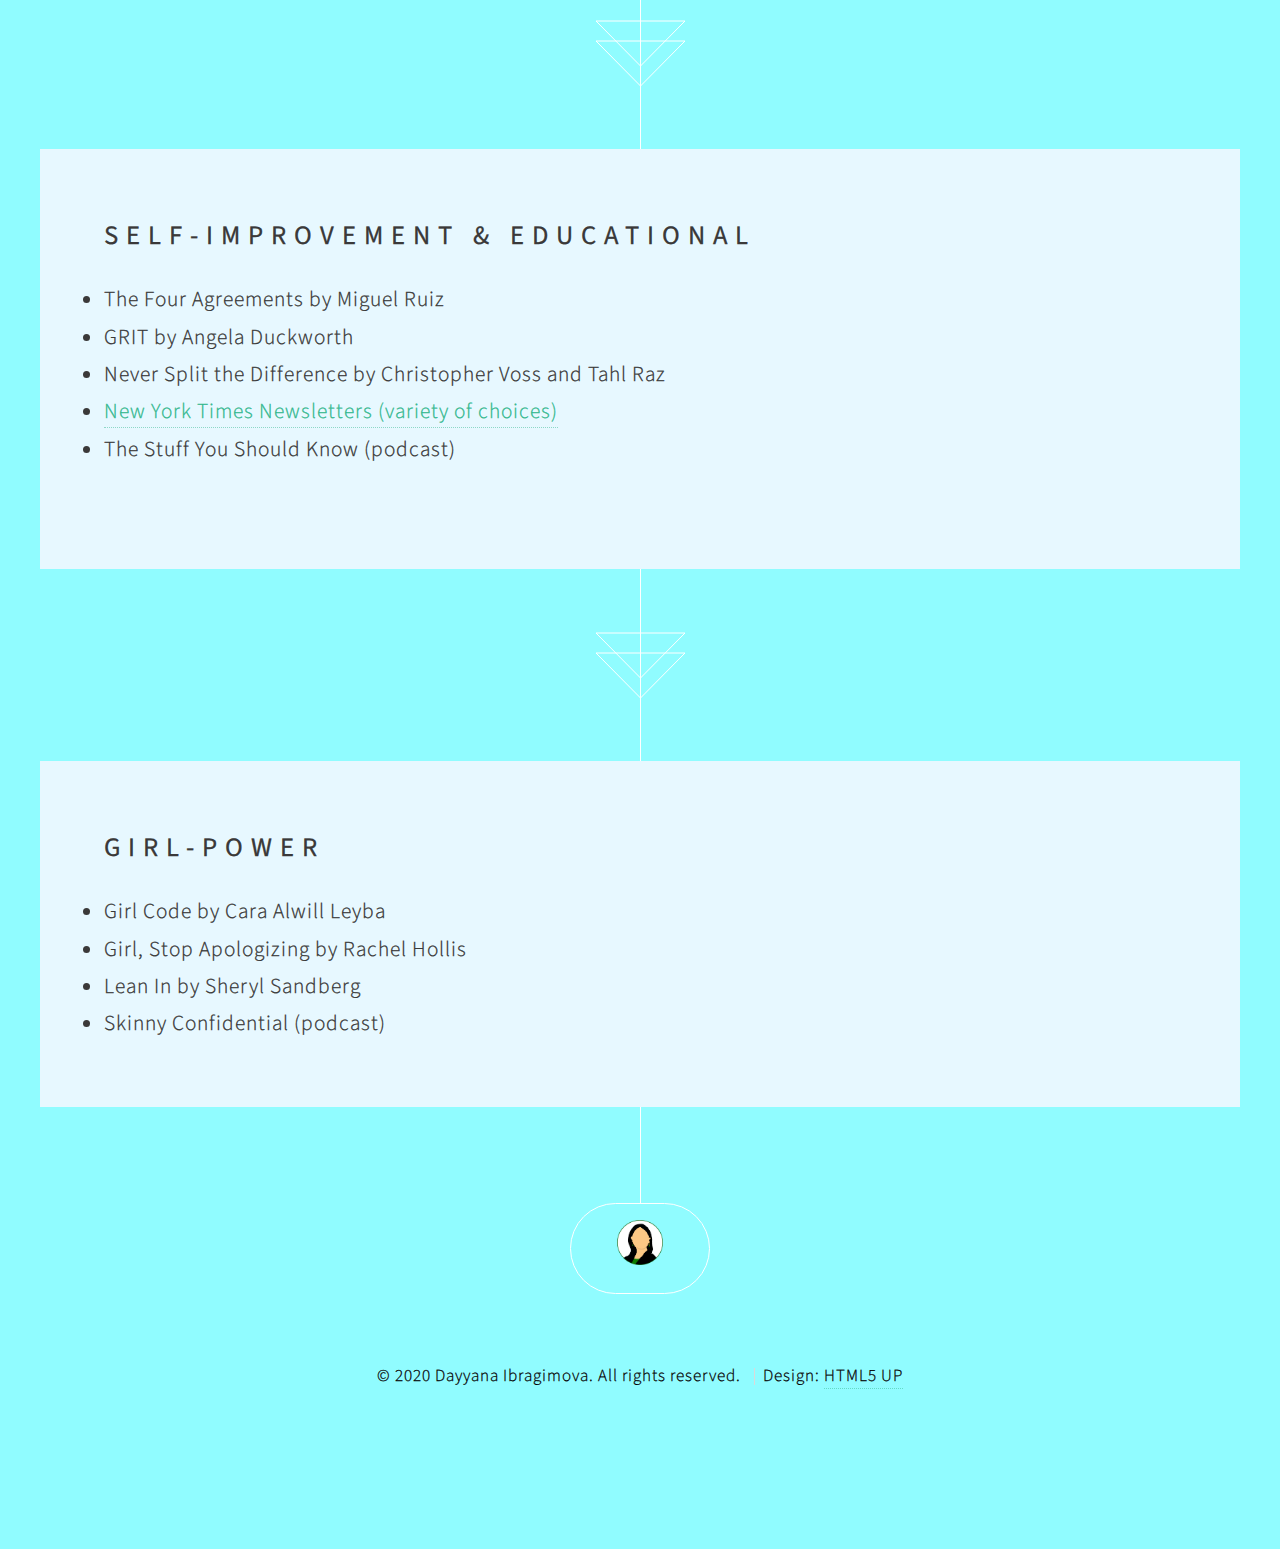
<file: books/books.html>
<!DOCTYPE HTML>
<!--
	Overflow by HTML5 UP
	html5up.net | @ajlkn
	Free for personal and commercial use under the CCA 3.0 license (html5up.net/license)
-->
<html>
	<head>
		<link rel="icon" href="images/Logo.png">
		<!-- Global site tag (gtag.js) - Google Analytics -->
		<script async src="https://www.googletagmanager.com/gtag/js?id=UA-106321608-3"></script>
		<script>
			window.dataLayer = window.dataLayer || [];
 			function gtag(){dataLayer.push(arguments);}
			gtag('js', new Date());
			gtag('config', 'UA-106321608-3');
		</script>


		<title>Podcasts, Newsletters & Books Recs</title>
		<meta charset="utf-8" />
		<meta name="viewport" content="width=device-width, initial-scale=1, user-scalable=no" />
		<link rel="stylesheet" href="assets/css/main.css" />
		<noscript><link rel="stylesheet" href="assets/css/noscript.css" /></noscript>
	</head>
	<body class="is-preload">

<!-- Header -->
			<section id="header">
				<header>
					<h1>Podcasts, Newsletters & Books Recs</h1>
					<!--<p>College Student Edition</p>-->
				</header>
				<footer>
					<a href="#banner" class="button style2 scrolly-middle">Continue</a>
				</footer>
			</section>

<!-- Banner -->
			<section id="banner">
				<div class="container">
				<header>
					<h2>This list was last updated on June 24th, 2020.</h2>
				</header>
				<div align="left">
				<!--<p style="text-indent: 5%">This list was last updated on June 15th, 2020.</p>-->
				</div>
				<!--<footer>
					<a href="#first" class="button style2 scrolly">Continue</a>
				</footer>-->
			</section>

<!-- Feature 1 -->
			<article id="first" class="container box style1 left">
				<!--<a href="#" class="image fit"><img src="images/pic01.jpg" alt="" /></a>-->
				<!--<div class="inner">-->
					<header>
						<h2><b>Business</b></h2>
					</header>
					<li>Business Casual (podcast)</li>
					<li>Lean In by Sheryl Sandberg</li>
					<li><a href="https://www.morningbrew.com/daily/r/?kid=28be36bd">The Morning Brew Newsletter</a></li>
					<li>Snacks Daily (podcast)</li>
					<br>
				</article>

				<article id="first" class="container box style1 left">	
					<header>
						<h2><b>Self-Improvement & Educational</b></h2>
					</header>
					<li>The Four Agreements by Miguel Ruiz</li>
					<li>GRIT by Angela Duckworth</li>
					<li>Never Split the Difference by Christopher Voss and Tahl Raz</li>
					<li><a href="https://www.nytimes.com/newsletters">New York Times Newsletters (variety of choices)</a></li>
					<li>The Stuff You Should Know (podcast)</li>
					<br>
					</article>
				
				<article id="first" class="container box style1 left">	
					<header>
						<h2><b>Girl-Power</b></h2>
					</header>
					<li>Girl Code by Cara Alwill Leyba</li>
					<li>Girl, Stop Apologizing by Rachel Hollis</li>
					<li>Lean In by Sheryl Sandberg</li>
					<li>Skinny Confidential (podcast)</li>
					

						<header>
					
				<!--</div>-->
			</article>

<!-- Feature 2 
			<article class="container box style1 left">
				<a href="#" class="image fit"><img src="images/pic02.jpg" alt="" /></a>
				<div class="inner">
								<header>
						<h2>3.Perfect Your Elevator Pitch</h2>
					</header>
					<p>An elevator pitch is a short description of who you are, what you do, and what you are looking to
					do. Elevator pitches are often used to introduce yourself to recruiters, interviewers, and etc. It is
					important to get this pitch as “perfect” as possible to appear confident and professional in the case
					that you are asked to tell someone about yourself. I recommend practicing it before any business
					event, because you never know when you have to use it!</p>
						<header>
						<h2>4.Obtain Business Cards</h2>
					</header>
					<p>Business cards are a great networking tool to connect with professionals at events. If you attend a
					university, chances are you can get business cards printed for free. I suggest carrying them with you
					to business events so that you can easily share your information (such as your phone number and
					your LinkedIn link).</p>
					<header>
						<h2>5.Timing is Key</h2>
					</header>
					<p>Last but not least, somebody told me once that it is important to respond to emails and phone
					calls within 24 hours. Being punctual and responsive is important to show that you are organized
					(and have it together). Personally, I always try to respond to emails within 12 hours.</p>
				</div>
			</article>-->

<!-- Feature 3 
			<article id="first" class="container box style1 right">
				<a href="#" class="image fit"><img src="images/pic01.jpg" alt="" /></a>
				<div class="inner">
					<header>
						<h2>3.Perfect Your Elevator Pitch</h2>
					</header>
					<p>An elevator pitch is a short description of who you are, what you do, and what you are looking to
					do. Elevator pitches are often used to introduce yourself to recruiters, interviewers, and etc. It is
					important to get this pitch as “perfect” as possible to appear confident and professional in the case
					that you are asked to tell someone about yourself. I recommend practicing it before any business
					event, because you never know when you have to use it!</p>
						<header>
						<h2>4.Obtain Business Cards</h2>
					</header>
					<p>Business cards are a great networking tool to connect with professionals at events. If you attend a
					university, chances are you can get business cards printed for free. I suggest carrying them with you
					to business events so that you can easily share your information (such as your phone number and
					your LinkedIn link).</p>
					<header>
						<h2>5.Timing is Key</h2>
					</header>
					<p>Last but not least, somebody told me once that it is important to respond to emails and phone
					calls within 24 hours. Being punctual and responsive is important to show that you are organized
					(and have it together). Personally, I always try to respond to emails within 12 hours.</p>
				</div>
				</div>
			</article>-->

<!-- Feature 4 
			<article class="container box style1 left">
				<a href="#" class="image fit"><img src="images/pic02.jpg" alt="" /></a>
				<div class="inner">
					<header>
						<h2>4.Obtain Business Cards</h2>
					</header>
					<p>Business cards are a great networking tool to connect with professionals at events. If you attend a
					university, chances are you can get business cards printed for free. I suggest carrying them with you
					to business events so that you can easily share your information (such as your phone number and
					your LinkedIn link).</p>
				</div>
			</article>-->

<!-- Feature 5 
			<article id="first" class="container box style1 right">
				<a href="#" class="image fit"><img src="images/pic01.jpg" alt="" /></a>
				<div class="inner">
					<header>
						<h2>5.Timing is Key</h2>
					</header>
					<p>Last but not least, somebody told me once that it is important to respond to emails and phone
					calls within 24 hours. Being punctual and responsive is important to show that you are organized
					(and have it together). Personally, I always try to respond to emails within 12 hours.</p>
				</div>
			</article>-->

		<!-- Portfolio 
			<article class="container box style2">
				<header>
					<h2>Magnis parturient</h2>
					<p>Justo phasellus et aenean dignissim<br />
					placerat cubilia purus lectus.</p>
				</header>
				<div class="inner gallery">
					<div class="row gtr-0">
						<div class="col-3 col-12-mobile"><a href="images/fulls/01.jpg" class="image fit"><img src="images/thumbs/01.jpg" alt="" title="Ad infinitum" /></a></div>
						<div class="col-3 col-12-mobile"><a href="images/fulls/02.jpg" class="image fit"><img src="images/thumbs/02.jpg" alt="" title="Dressed in Clarity" /></a></div>
						<div class="col-3 col-12-mobile"><a href="images/fulls/03.jpg" class="image fit"><img src="images/thumbs/03.jpg" alt="" title="Raven" /></a></div>
						<div class="col-3 col-12-mobile"><a href="images/fulls/04.jpg" class="image fit"><img src="images/thumbs/04.jpg" alt="" title="I'll have a cup of Disneyland, please" /></a></div>
					</div>
					<div class="row gtr-0">
						<div class="col-3 col-12-mobile"><a href="images/fulls/05.jpg" class="image fit"><img src="images/thumbs/05.jpg" alt="" title="Cherish" /></a></div>
						<div class="col-3 col-12-mobile"><a href="images/fulls/06.jpg" class="image fit"><img src="images/thumbs/06.jpg" alt="" title="Different." /></a></div>
						<div class="col-3 col-12-mobile"><a href="images/fulls/07.jpg" class="image fit"><img src="images/thumbs/07.jpg" alt="" title="History was made here" /></a></div>
						<div class="col-3 col-12-mobile"><a href="images/fulls/08.jpg" class="image fit"><img src="images/thumbs/08.jpg" alt="" title="People come and go and walk away" /></a></div>
					</div>
				</div>
			</article>
-->
		<!-- Contact 
			<article class="container box style3">
				<header>
					<h2>Nisl sed ultricies</h2>
					<p>Diam dignissim lectus eu ornare volutpat orci.</p>
				</header>
				<form method="post" action="#">
					<div class="row gtr-50">
						<div class="col-6 col-12-mobile"><input type="text" class="text" name="name" placeholder="Name" /></div>
						<div class="col-6 col-12-mobile"><input type="text" class="text" name="email" placeholder="Email" /></div>
						<div class="col-12">
							<textarea name="message" placeholder="Message"></textarea>
						</div>
						<div class="col-12">
							<ul class="actions">
								<li><input type="submit" value="Send Message" /></li>
							</ul>
						</div>
					</div>
				</form>
			</article>
-->

		<!-- Generic -->
		<!--
			<article class="container box style3">
				<header>
					<h2>Generic Box</h2>
					<p>Just a generic box. Nothing to see here.</p>
				</header>
				<section>
					<header>
						<h3>Paragraph</h3>
						<p>This is a subtitle</p>
					</header>
					<p>Phasellus nisl nisl, varius id <sup>porttitor sed pellentesque</sup> ac orci. Pellentesque
					habitant <strong>strong</strong> tristique <b>bold</b> et netus <i>italic</i> malesuada <em>emphasized</em> ac turpis egestas. Morbi
					leo suscipit ut. Praesent <sub>id turpis vitae</sub> turpis pretium ultricies. Vestibulum sit
					amet risus elit.</p>
				</section>
				<section>
					<header>
						<h3>Blockquote</h3>
					</header>
					<blockquote>Fringilla nisl. Donec accumsan interdum nisi, quis tincidunt felis sagittis eget.
					tempus euismod. Vestibulum ante ipsum primis in faucibus.</blockquote>
				</section>
				<section>
					<header>
						<h3>Divider</h3>
					</header>
					<p>Donec consectetur <a href="#">vestibulum dolor et pulvinar</a>. Etiam vel felis enim, at viverra
					ligula. Ut porttitor sagittis lorem, quis eleifend nisi ornare vel. Praesent nec orci
					facilisis leo magna. Cras sit amet urna eros, id egestas urna. Quisque aliquam
					tempus euismod. Vestibulum ante ipsum primis in faucibus orci luctus et ultrices
					posuere cubilia.</p>
					<hr />
					<p>Donec consectetur vestibulum dolor et pulvinar. Etiam vel felis enim, at viverra
					ligula. Ut porttitor sagittis lorem, quis eleifend nisi ornare vel. Praesent nec orci
					facilisis leo magna. Cras sit amet urna eros, id egestas urna. Quisque aliquam
					tempus euismod. Vestibulum ante ipsum primis in faucibus orci luctus et ultrices
					posuere cubilia.</p>
				</section>
				<section>
					<header>
						<h3>Unordered List</h3>
					</header>
					<ul>
						<li>Donec consectetur vestibulum dolor et pulvinar. Etiam vel felis enim, at viverra ligula. Ut porttitor sagittis lorem, quis eleifend nisi ornare vel.</li>
						<li>Donec consectetur vestibulum dolor et pulvinar. Etiam vel felis enim, at viverra ligula. Ut porttitor sagittis lorem, quis eleifend nisi ornare vel.</li>
						<li>Donec consectetur vestibulum dolor et pulvinar. Etiam vel felis enim, at viverra ligula. Ut porttitor sagittis lorem, quis eleifend nisi ornare vel.</li>
						<li>Donec consectetur vestibulum dolor et pulvinar. Etiam vel felis enim, at viverra ligula. Ut porttitor sagittis lorem, quis eleifend nisi ornare vel.</li>
					</ul>
				</section>
				<section>
					<header>
						<h3>Ordered List</h3>
					</header>
					<ol>
						<li>Donec consectetur vestibulum dolor et pulvinar. Etiam vel felis enim, at viverra ligula. Ut porttitor sagittis lorem, quis eleifend nisi ornare vel.</li>
						<li>Donec consectetur vestibulum dolor et pulvinar. Etiam vel felis enim, at viverra ligula. Ut porttitor sagittis lorem, quis eleifend nisi ornare vel.</li>
						<li>Donec consectetur vestibulum dolor et pulvinar. Etiam vel felis enim, at viverra ligula. Ut porttitor sagittis lorem, quis eleifend nisi ornare vel.</li>
						<li>Donec consectetur vestibulum dolor et pulvinar. Etiam vel felis enim, at viverra ligula. Ut porttitor sagittis lorem, quis eleifend nisi ornare vel.</li>
					</ol>
				</section>
				<section>
					<header>
						<h3>Table</h3>
					</header>
					<div class="table-wrapper">
						<table>
							<thead>
								<tr>
									<th>ID</th>
									<th>Name</th>
									<th>Description</th>
									<th>Price</th>
								</tr>
							</thead>
							<tbody>
								<tr>
									<td>45815</td>
									<td>Something</td>
									<td>Ut porttitor sagittis lorem quis nisi ornare.</td>
									<td>29.99</td>
								</tr>
								<tr>
									<td>24524</td>
									<td>Nothing</td>
									<td>Ut porttitor sagittis lorem quis nisi ornare.</td>
									<td>19.99</td>
								</tr>
								<tr>
									<td>45815</td>
									<td>Something</td>
									<td>Ut porttitor sagittis lorem quis nisi ornare.</td>
									<td>29.99</td>
								</tr>
								<tr>
									<td>24524</td>
									<td>Nothing</td>
									<td>Ut porttitor sagittis lorem quis nisi ornare.</td>
									<td>19.99</td>
								</tr>
							</tbody>
							<tfoot>
								<tr>
									<td colspan="3"></td>
									<td>100.00</td>
								</tr>
							</tfoot>
						</table>
					</div>
				</section>
				<section>
					<header>
						<h3>Form</h3>
					</header>
					<form method="post" action="#">
						<div class="row">
							<div class="col-6 col-12-mobile">
								<input class="text" type="text" name="name" id="name" value="" placeholder="John Doe" />
							</div>
							<div class="col-6 col-12-mobile">
								<input class="text" type="text" name="email" id="email" value="" placeholder="johndoe@domain.tld" />
							</div>
							<div class="col-12">
								<select name="department" id="department">
									<option value="">Choose a department</option>
									<option value="1">Manufacturing</option>
									<option value="2">Administration</option>
									<option value="3">Support</option>
								</select>
							</div>
							<div class="col-12">
								<input class="text" type="text" name="subject" id="subject" value="" placeholder="Enter your subject" />
							</div>
							<div class="col-12">
								<textarea name="message" id="message" placeholder="Enter your message"></textarea>
							</div>
							<div class="col-12">
								<ul class="actions">
									<li><input type="submit" value="Submit" /></li>
									<li><input type="reset" class="style3" value="Clear Form" /></li>
								</ul>
							</div>
						</div>
					</form>
				</section>
			</article>
		-->

			<section id="footer">
			<ul class="icons">
				<li><a href="https://www.dayyanaibragimova.com"><img src="images/Logo.png" width="85%" align="center" align="bottom"></a></li>
			</ul>
							<!--M  E</h2>
							
							<li><a href="http://www.linkedin.com/in/dayyana-ibragimova" target="_blank" class="icon brands fa-linkedin"><span class="label">LinkedIn</span></a></li>
							<li><a href="mailto:idayyana@yahoo.com" target="_blank" class="icon solid fa-envelope"><span class="label">Email</span></a></li>-->
			<!--<ul class="icons">
				<li><a href="#" class="icon brands fa-twitter"><span class="label">Twitter</span></a></li>
				<li><a href="#" class="icon brands fa-facebook-f"><span class="label">Facebook</span></a></li>
				<li><a href="#" class="icon brands fa-google-plus-g"><span class="label">Google+</span></a></li>
				<li><a href="#" class="icon brands fa-pinterest"><span class="label">Pinterest</span></a></li>
				<li><a href="#" class="icon brands fa-dribbble"><span class="label">Dribbble</span></a></li>
				<li><a href="#" class="icon brands fa-linkedin-in"><span class="label">LinkedIn</span></a></li>
			</ul>-->
			<div class="copyright">
				<ul class="menu">
					<li>&copy; 2020 Dayyana Ibragimova. All rights reserved.</li>
					<li>Design: <a href="http://html5up.net" target="_blank">HTML5 UP</a></li>
				</ul>
			</div>
		</section>

		<!-- Scripts -->
			<script src="assets/js/jquery.min.js"></script>
			<script src="assets/js/jquery.scrolly.min.js"></script>
			<script src="assets/js/jquery.poptrox.min.js"></script>
			<script src="assets/js/browser.min.js"></script>
			<script src="assets/js/breakpoints.min.js"></script>
			<script src="assets/js/util.js"></script>
			<script src="assets/js/main.js"></script>

	</body>
</html>
</file>
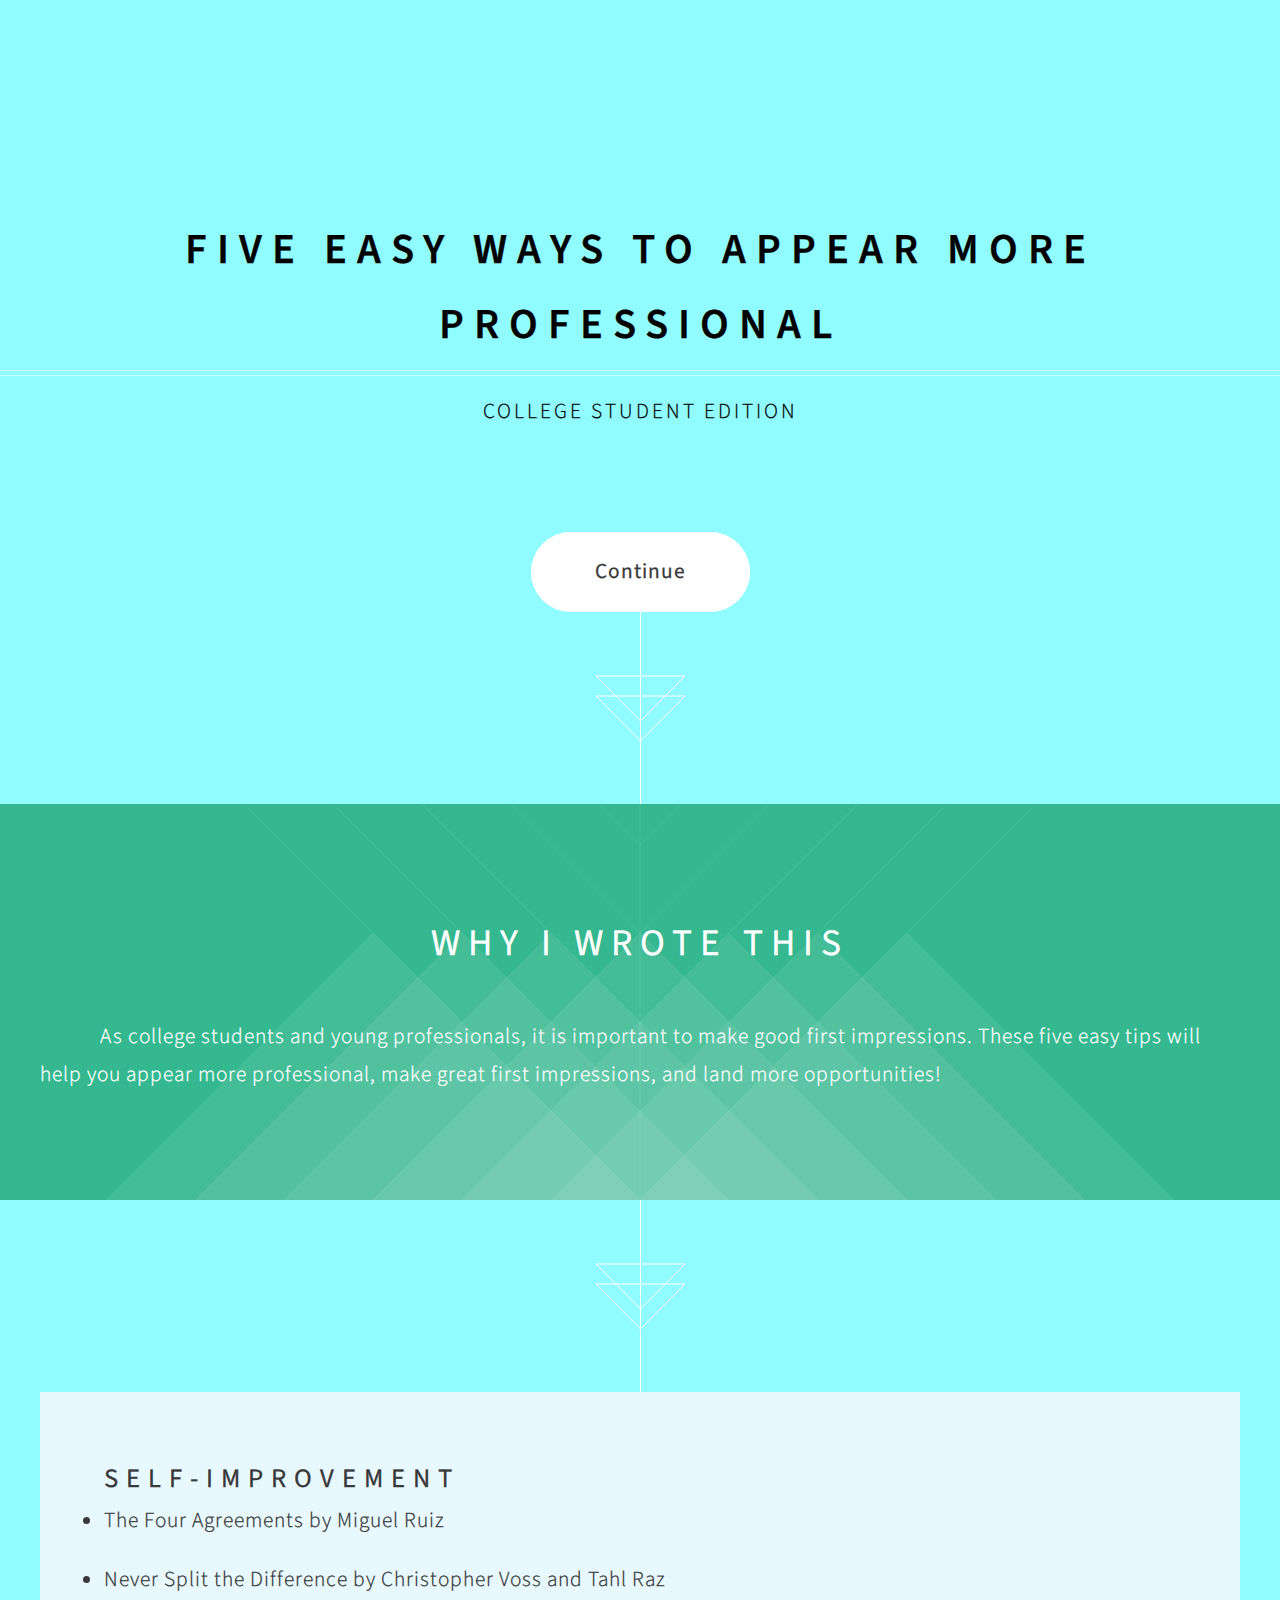
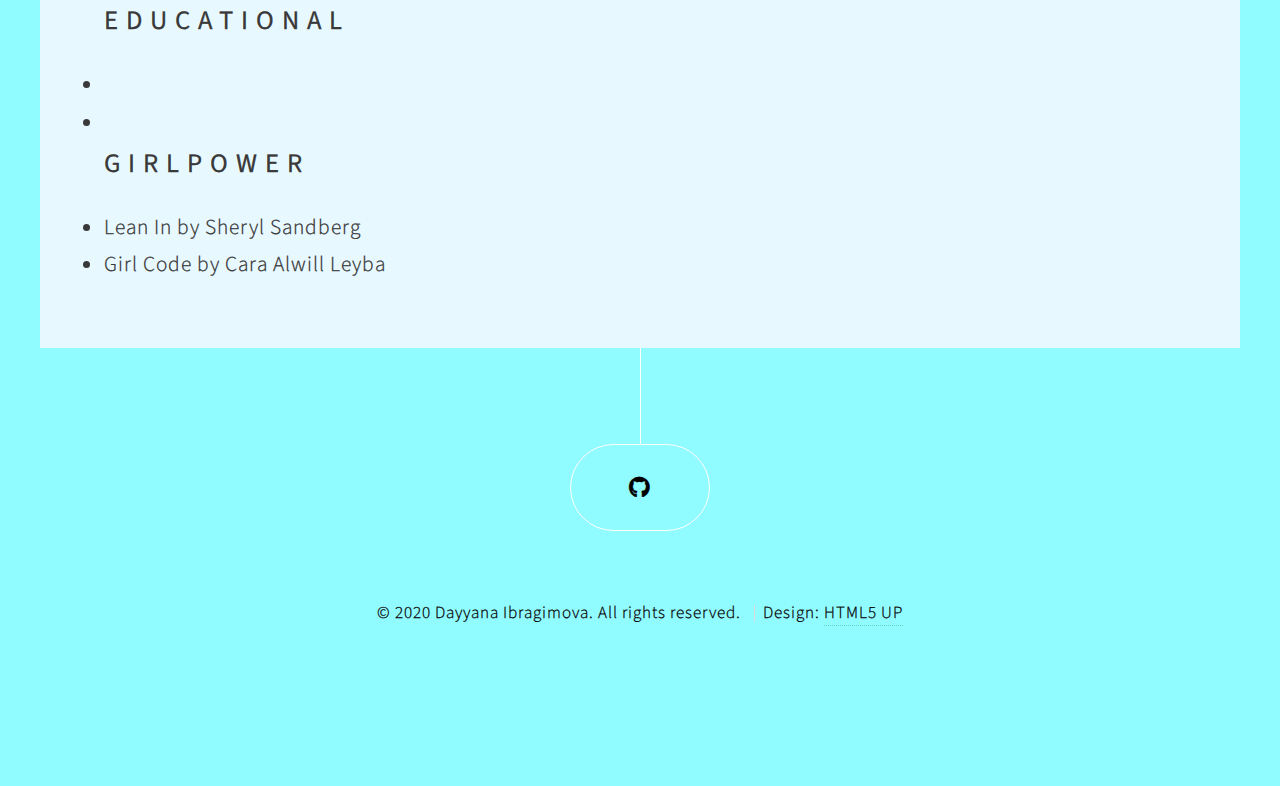
<file: books/five.html>
<!DOCTYPE HTML>
<!--
	Overflow by HTML5 UP
	html5up.net | @ajlkn
	Free for personal and commercial use under the CCA 3.0 license (html5up.net/license)
-->
<html>
	<head>
		<link rel="icon" href="images/Logo.png">
		<!-- Global site tag (gtag.js) - Google Analytics -->
		<script async src="https://www.googletagmanager.com/gtag/js?id=UA-106321608-3"></script>
		<script>
			window.dataLayer = window.dataLayer || [];
 			function gtag(){dataLayer.push(arguments);}
			gtag('js', new Date());
			gtag('config', 'UA-106321608-3');
		</script>


		<title>Five Easy Ways to Appear More Professional</title>
		<meta charset="utf-8" />
		<meta name="viewport" content="width=device-width, initial-scale=1, user-scalable=no" />
		<link rel="stylesheet" href="assets/css/main.css" />
		<noscript><link rel="stylesheet" href="assets/css/noscript.css" /></noscript>
	</head>
	<body class="is-preload">

<!-- Header -->
			<section id="header">
				<header>
					<h1>Five Easy Ways to Appear More Professional</h1>
					<p>College Student Edition</p>
				</header>
				<footer>
					<a href="#banner" class="button style2 scrolly-middle">Continue</a>
				</footer>
			</section>

<!-- Banner -->
			<section id="banner">
				<div class="container">
				<header>
					<h2>Why I Wrote This</h2>
				</header>
				<div align="left">
				<p style="text-indent: 5%">As college students and young professionals, it is important to make good first impressions. These five easy tips will help you appear more professional, make great first impressions, and land more opportunities!</p>
				</div>
				<!--<footer>
					<a href="#first" class="button style2 scrolly">Continue</a>
				</footer>-->
			</section>

<!-- Feature 1 -->
			<article id="first" class="container box style1 left">
				<!--<a href="#" class="image fit"><img src="images/pic01.jpg" alt="" /></a>-->
				<!--<div class="inner">-->
					<header>
						<h2><b>Self-Improvement</b></h2>
						<li>The Four Agreements by Miguel Ruiz</li>
					</header>
					<li>Never Split the Difference by Christopher Voss and Tahl Raz</li>
					
					<header>
						<h2><b>Educational</b></h2>
					</header>
					<li></li>
					<li></li>
					<header>
						<h2><b>GirlPower</b></h2>
					</header>
					<li>Lean In by Sheryl Sandberg</li>
					<li>Girl Code by Cara Alwill Leyba</li>

						<header>
					
				<!--</div>-->
			</article>

<!-- Feature 2 
			<article class="container box style1 left">
				<a href="#" class="image fit"><img src="images/pic02.jpg" alt="" /></a>
				<div class="inner">
								<header>
						<h2>3.Perfect Your Elevator Pitch</h2>
					</header>
					<p>An elevator pitch is a short description of who you are, what you do, and what you are looking to
					do. Elevator pitches are often used to introduce yourself to recruiters, interviewers, and etc. It is
					important to get this pitch as “perfect” as possible to appear confident and professional in the case
					that you are asked to tell someone about yourself. I recommend practicing it before any business
					event, because you never know when you have to use it!</p>
						<header>
						<h2>4.Obtain Business Cards</h2>
					</header>
					<p>Business cards are a great networking tool to connect with professionals at events. If you attend a
					university, chances are you can get business cards printed for free. I suggest carrying them with you
					to business events so that you can easily share your information (such as your phone number and
					your LinkedIn link).</p>
					<header>
						<h2>5.Timing is Key</h2>
					</header>
					<p>Last but not least, somebody told me once that it is important to respond to emails and phone
					calls within 24 hours. Being punctual and responsive is important to show that you are organized
					(and have it together). Personally, I always try to respond to emails within 12 hours.</p>
				</div>
			</article>-->

<!-- Feature 3 
			<article id="first" class="container box style1 right">
				<a href="#" class="image fit"><img src="images/pic01.jpg" alt="" /></a>
				<div class="inner">
					<header>
						<h2>3.Perfect Your Elevator Pitch</h2>
					</header>
					<p>An elevator pitch is a short description of who you are, what you do, and what you are looking to
					do. Elevator pitches are often used to introduce yourself to recruiters, interviewers, and etc. It is
					important to get this pitch as “perfect” as possible to appear confident and professional in the case
					that you are asked to tell someone about yourself. I recommend practicing it before any business
					event, because you never know when you have to use it!</p>
						<header>
						<h2>4.Obtain Business Cards</h2>
					</header>
					<p>Business cards are a great networking tool to connect with professionals at events. If you attend a
					university, chances are you can get business cards printed for free. I suggest carrying them with you
					to business events so that you can easily share your information (such as your phone number and
					your LinkedIn link).</p>
					<header>
						<h2>5.Timing is Key</h2>
					</header>
					<p>Last but not least, somebody told me once that it is important to respond to emails and phone
					calls within 24 hours. Being punctual and responsive is important to show that you are organized
					(and have it together). Personally, I always try to respond to emails within 12 hours.</p>
				</div>
				</div>
			</article>-->

<!-- Feature 4 
			<article class="container box style1 left">
				<a href="#" class="image fit"><img src="images/pic02.jpg" alt="" /></a>
				<div class="inner">
					<header>
						<h2>4.Obtain Business Cards</h2>
					</header>
					<p>Business cards are a great networking tool to connect with professionals at events. If you attend a
					university, chances are you can get business cards printed for free. I suggest carrying them with you
					to business events so that you can easily share your information (such as your phone number and
					your LinkedIn link).</p>
				</div>
			</article>-->

<!-- Feature 5 
			<article id="first" class="container box style1 right">
				<a href="#" class="image fit"><img src="images/pic01.jpg" alt="" /></a>
				<div class="inner">
					<header>
						<h2>5.Timing is Key</h2>
					</header>
					<p>Last but not least, somebody told me once that it is important to respond to emails and phone
					calls within 24 hours. Being punctual and responsive is important to show that you are organized
					(and have it together). Personally, I always try to respond to emails within 12 hours.</p>
				</div>
			</article>-->

		<!-- Portfolio 
			<article class="container box style2">
				<header>
					<h2>Magnis parturient</h2>
					<p>Justo phasellus et aenean dignissim<br />
					placerat cubilia purus lectus.</p>
				</header>
				<div class="inner gallery">
					<div class="row gtr-0">
						<div class="col-3 col-12-mobile"><a href="images/fulls/01.jpg" class="image fit"><img src="images/thumbs/01.jpg" alt="" title="Ad infinitum" /></a></div>
						<div class="col-3 col-12-mobile"><a href="images/fulls/02.jpg" class="image fit"><img src="images/thumbs/02.jpg" alt="" title="Dressed in Clarity" /></a></div>
						<div class="col-3 col-12-mobile"><a href="images/fulls/03.jpg" class="image fit"><img src="images/thumbs/03.jpg" alt="" title="Raven" /></a></div>
						<div class="col-3 col-12-mobile"><a href="images/fulls/04.jpg" class="image fit"><img src="images/thumbs/04.jpg" alt="" title="I'll have a cup of Disneyland, please" /></a></div>
					</div>
					<div class="row gtr-0">
						<div class="col-3 col-12-mobile"><a href="images/fulls/05.jpg" class="image fit"><img src="images/thumbs/05.jpg" alt="" title="Cherish" /></a></div>
						<div class="col-3 col-12-mobile"><a href="images/fulls/06.jpg" class="image fit"><img src="images/thumbs/06.jpg" alt="" title="Different." /></a></div>
						<div class="col-3 col-12-mobile"><a href="images/fulls/07.jpg" class="image fit"><img src="images/thumbs/07.jpg" alt="" title="History was made here" /></a></div>
						<div class="col-3 col-12-mobile"><a href="images/fulls/08.jpg" class="image fit"><img src="images/thumbs/08.jpg" alt="" title="People come and go and walk away" /></a></div>
					</div>
				</div>
			</article>
-->
		<!-- Contact 
			<article class="container box style3">
				<header>
					<h2>Nisl sed ultricies</h2>
					<p>Diam dignissim lectus eu ornare volutpat orci.</p>
				</header>
				<form method="post" action="#">
					<div class="row gtr-50">
						<div class="col-6 col-12-mobile"><input type="text" class="text" name="name" placeholder="Name" /></div>
						<div class="col-6 col-12-mobile"><input type="text" class="text" name="email" placeholder="Email" /></div>
						<div class="col-12">
							<textarea name="message" placeholder="Message"></textarea>
						</div>
						<div class="col-12">
							<ul class="actions">
								<li><input type="submit" value="Send Message" /></li>
							</ul>
						</div>
					</div>
				</form>
			</article>
-->

		<!-- Generic -->
		<!--
			<article class="container box style3">
				<header>
					<h2>Generic Box</h2>
					<p>Just a generic box. Nothing to see here.</p>
				</header>
				<section>
					<header>
						<h3>Paragraph</h3>
						<p>This is a subtitle</p>
					</header>
					<p>Phasellus nisl nisl, varius id <sup>porttitor sed pellentesque</sup> ac orci. Pellentesque
					habitant <strong>strong</strong> tristique <b>bold</b> et netus <i>italic</i> malesuada <em>emphasized</em> ac turpis egestas. Morbi
					leo suscipit ut. Praesent <sub>id turpis vitae</sub> turpis pretium ultricies. Vestibulum sit
					amet risus elit.</p>
				</section>
				<section>
					<header>
						<h3>Blockquote</h3>
					</header>
					<blockquote>Fringilla nisl. Donec accumsan interdum nisi, quis tincidunt felis sagittis eget.
					tempus euismod. Vestibulum ante ipsum primis in faucibus.</blockquote>
				</section>
				<section>
					<header>
						<h3>Divider</h3>
					</header>
					<p>Donec consectetur <a href="#">vestibulum dolor et pulvinar</a>. Etiam vel felis enim, at viverra
					ligula. Ut porttitor sagittis lorem, quis eleifend nisi ornare vel. Praesent nec orci
					facilisis leo magna. Cras sit amet urna eros, id egestas urna. Quisque aliquam
					tempus euismod. Vestibulum ante ipsum primis in faucibus orci luctus et ultrices
					posuere cubilia.</p>
					<hr />
					<p>Donec consectetur vestibulum dolor et pulvinar. Etiam vel felis enim, at viverra
					ligula. Ut porttitor sagittis lorem, quis eleifend nisi ornare vel. Praesent nec orci
					facilisis leo magna. Cras sit amet urna eros, id egestas urna. Quisque aliquam
					tempus euismod. Vestibulum ante ipsum primis in faucibus orci luctus et ultrices
					posuere cubilia.</p>
				</section>
				<section>
					<header>
						<h3>Unordered List</h3>
					</header>
					<ul>
						<li>Donec consectetur vestibulum dolor et pulvinar. Etiam vel felis enim, at viverra ligula. Ut porttitor sagittis lorem, quis eleifend nisi ornare vel.</li>
						<li>Donec consectetur vestibulum dolor et pulvinar. Etiam vel felis enim, at viverra ligula. Ut porttitor sagittis lorem, quis eleifend nisi ornare vel.</li>
						<li>Donec consectetur vestibulum dolor et pulvinar. Etiam vel felis enim, at viverra ligula. Ut porttitor sagittis lorem, quis eleifend nisi ornare vel.</li>
						<li>Donec consectetur vestibulum dolor et pulvinar. Etiam vel felis enim, at viverra ligula. Ut porttitor sagittis lorem, quis eleifend nisi ornare vel.</li>
					</ul>
				</section>
				<section>
					<header>
						<h3>Ordered List</h3>
					</header>
					<ol>
						<li>Donec consectetur vestibulum dolor et pulvinar. Etiam vel felis enim, at viverra ligula. Ut porttitor sagittis lorem, quis eleifend nisi ornare vel.</li>
						<li>Donec consectetur vestibulum dolor et pulvinar. Etiam vel felis enim, at viverra ligula. Ut porttitor sagittis lorem, quis eleifend nisi ornare vel.</li>
						<li>Donec consectetur vestibulum dolor et pulvinar. Etiam vel felis enim, at viverra ligula. Ut porttitor sagittis lorem, quis eleifend nisi ornare vel.</li>
						<li>Donec consectetur vestibulum dolor et pulvinar. Etiam vel felis enim, at viverra ligula. Ut porttitor sagittis lorem, quis eleifend nisi ornare vel.</li>
					</ol>
				</section>
				<section>
					<header>
						<h3>Table</h3>
					</header>
					<div class="table-wrapper">
						<table>
							<thead>
								<tr>
									<th>ID</th>
									<th>Name</th>
									<th>Description</th>
									<th>Price</th>
								</tr>
							</thead>
							<tbody>
								<tr>
									<td>45815</td>
									<td>Something</td>
									<td>Ut porttitor sagittis lorem quis nisi ornare.</td>
									<td>29.99</td>
								</tr>
								<tr>
									<td>24524</td>
									<td>Nothing</td>
									<td>Ut porttitor sagittis lorem quis nisi ornare.</td>
									<td>19.99</td>
								</tr>
								<tr>
									<td>45815</td>
									<td>Something</td>
									<td>Ut porttitor sagittis lorem quis nisi ornare.</td>
									<td>29.99</td>
								</tr>
								<tr>
									<td>24524</td>
									<td>Nothing</td>
									<td>Ut porttitor sagittis lorem quis nisi ornare.</td>
									<td>19.99</td>
								</tr>
							</tbody>
							<tfoot>
								<tr>
									<td colspan="3"></td>
									<td>100.00</td>
								</tr>
							</tfoot>
						</table>
					</div>
				</section>
				<section>
					<header>
						<h3>Form</h3>
					</header>
					<form method="post" action="#">
						<div class="row">
							<div class="col-6 col-12-mobile">
								<input class="text" type="text" name="name" id="name" value="" placeholder="John Doe" />
							</div>
							<div class="col-6 col-12-mobile">
								<input class="text" type="text" name="email" id="email" value="" placeholder="johndoe@domain.tld" />
							</div>
							<div class="col-12">
								<select name="department" id="department">
									<option value="">Choose a department</option>
									<option value="1">Manufacturing</option>
									<option value="2">Administration</option>
									<option value="3">Support</option>
								</select>
							</div>
							<div class="col-12">
								<input class="text" type="text" name="subject" id="subject" value="" placeholder="Enter your subject" />
							</div>
							<div class="col-12">
								<textarea name="message" id="message" placeholder="Enter your message"></textarea>
							</div>
							<div class="col-12">
								<ul class="actions">
									<li><input type="submit" value="Submit" /></li>
									<li><input type="reset" class="style3" value="Clear Form" /></li>
								</ul>
							</div>
						</div>
					</form>
				</section>
			</article>
		-->

			<section id="footer">
			<ul class="icons">
				<li><a href="https://www.dayyanaibragimova.com" class="icon brands fa-github"><span class="label">Home Page</span></a></li>
			</ul>
							<!--M  E</h2>
							
							<li><a href="http://www.linkedin.com/in/dayyana-ibragimova" target="_blank" class="icon brands fa-linkedin"><span class="label">LinkedIn</span></a></li>
							<li><a href="mailto:idayyana@yahoo.com" target="_blank" class="icon solid fa-envelope"><span class="label">Email</span></a></li>-->
			<!--<ul class="icons">
				<li><a href="#" class="icon brands fa-twitter"><span class="label">Twitter</span></a></li>
				<li><a href="#" class="icon brands fa-facebook-f"><span class="label">Facebook</span></a></li>
				<li><a href="#" class="icon brands fa-google-plus-g"><span class="label">Google+</span></a></li>
				<li><a href="#" class="icon brands fa-pinterest"><span class="label">Pinterest</span></a></li>
				<li><a href="#" class="icon brands fa-dribbble"><span class="label">Dribbble</span></a></li>
				<li><a href="#" class="icon brands fa-linkedin-in"><span class="label">LinkedIn</span></a></li>
			</ul>-->
			<div class="copyright">
				<ul class="menu">
					<li>&copy; 2020 Dayyana Ibragimova. All rights reserved.</li>
					<li>Design: <a href="http://html5up.net" target="_blank">HTML5 UP</a></li>
				</ul>
			</div>
		</section>

		<!-- Scripts -->
			<script src="assets/js/jquery.min.js"></script>
			<script src="assets/js/jquery.scrolly.min.js"></script>
			<script src="assets/js/jquery.poptrox.min.js"></script>
			<script src="assets/js/browser.min.js"></script>
			<script src="assets/js/breakpoints.min.js"></script>
			<script src="assets/js/util.js"></script>
			<script src="assets/js/main.js"></script>

	</body>
</html>
</file>
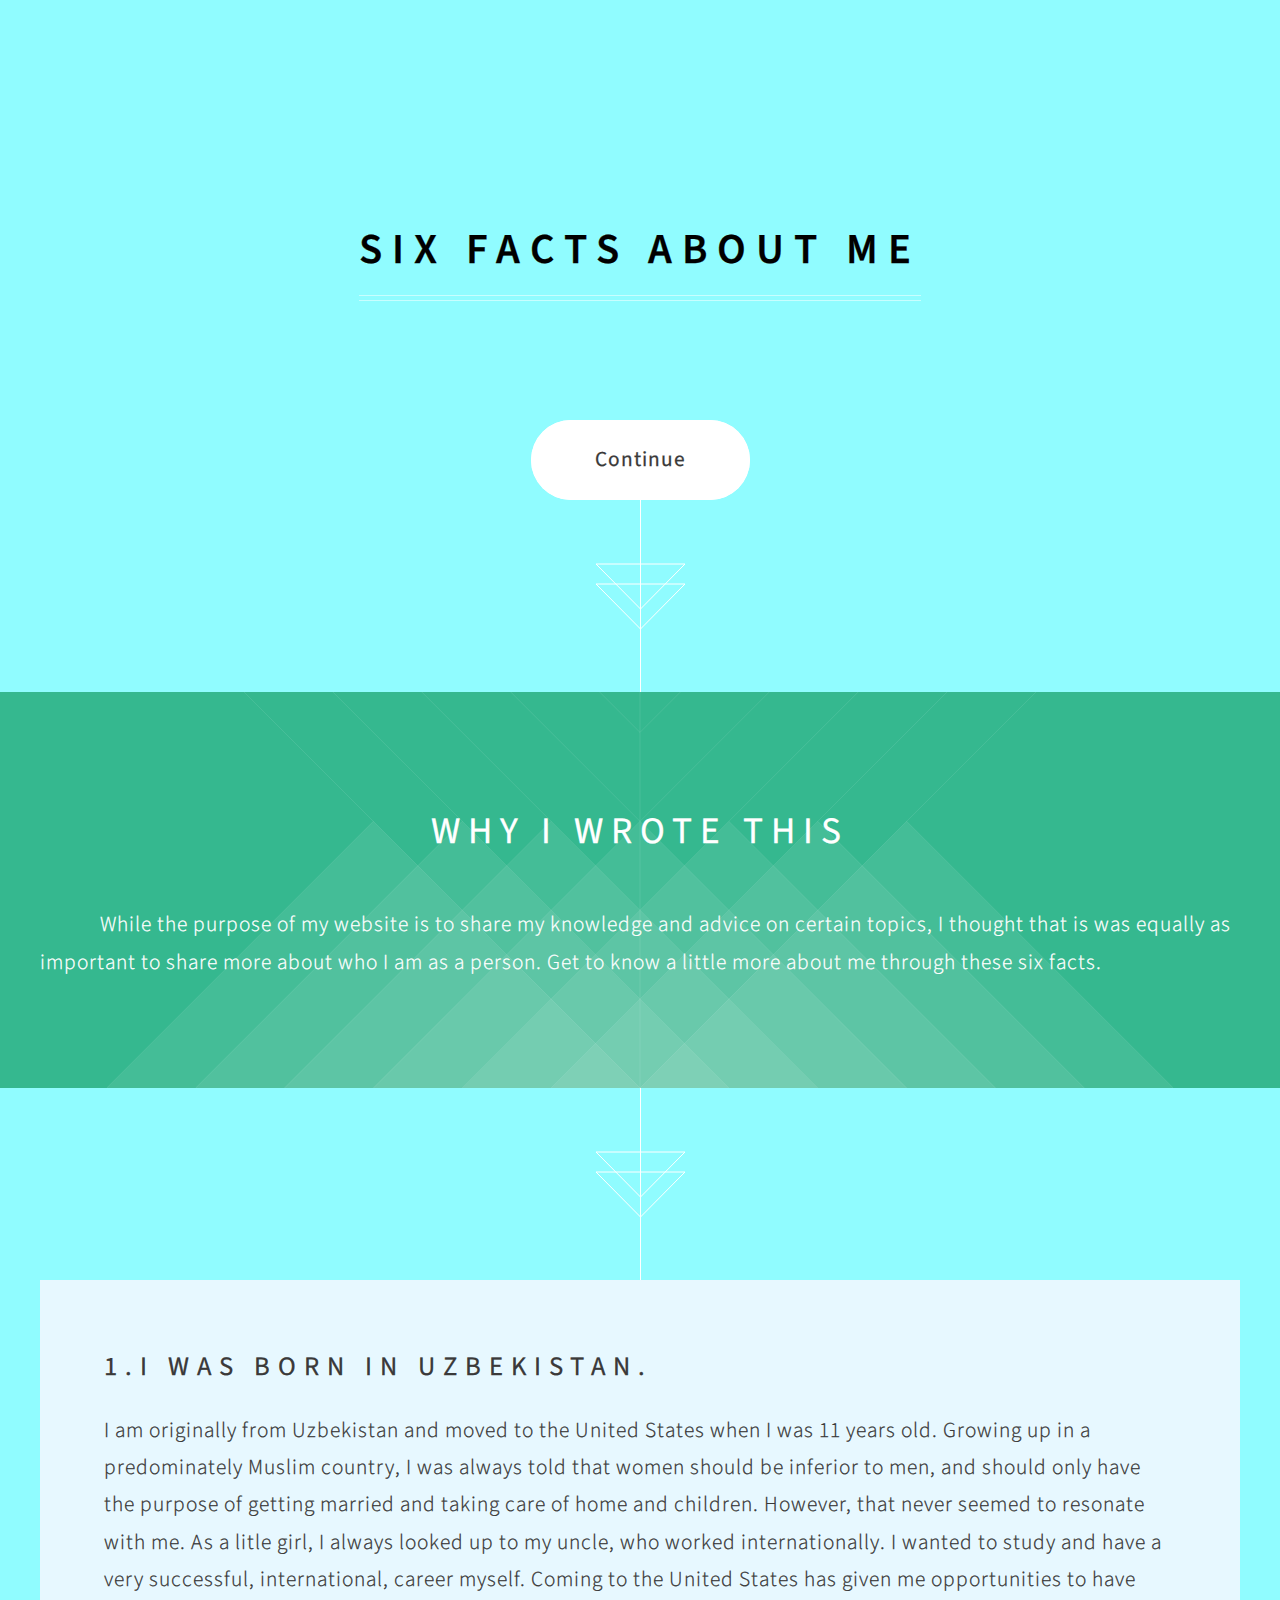
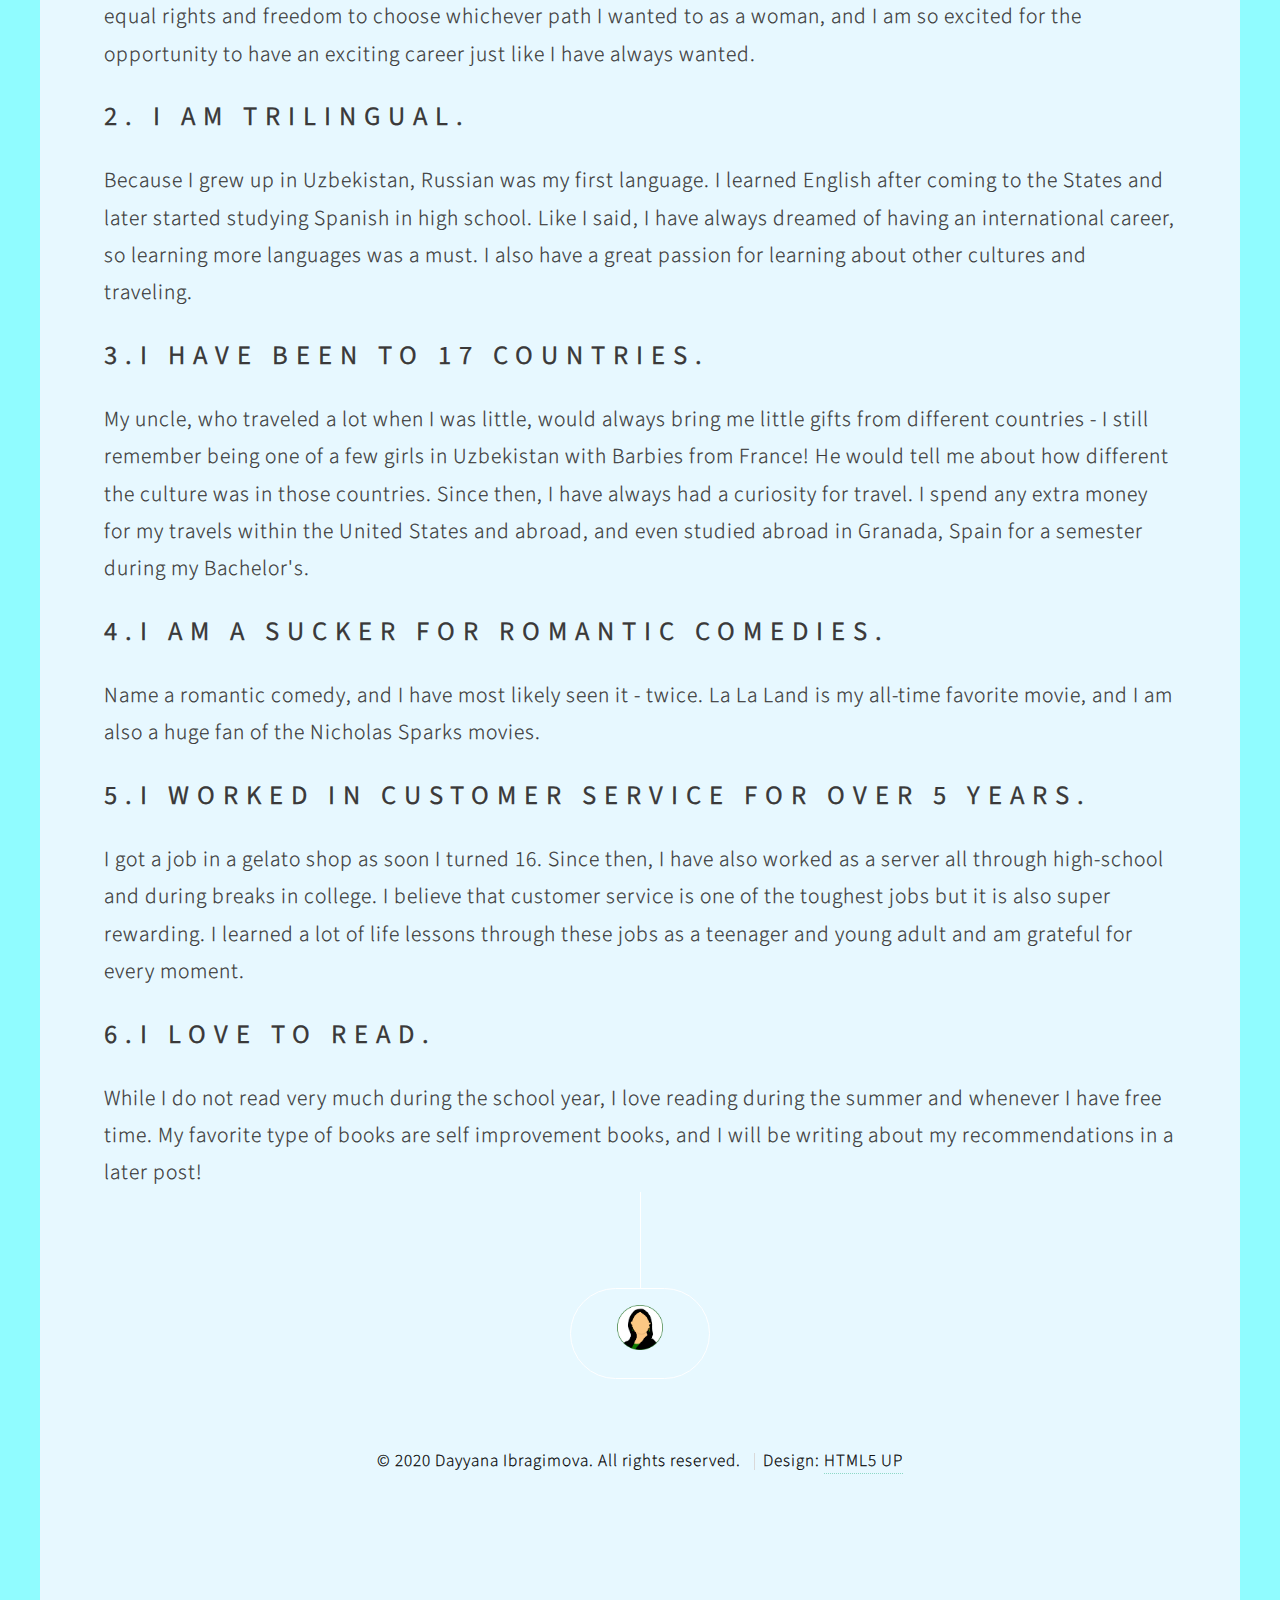
<file: facts/facts.html>
<!DOCTYPE HTML>
<!--
	Overflow by HTML5 UP
	html5up.net | @ajlkn
	Free for personal and commercial use under the CCA 3.0 license (html5up.net/license)
-->
<html>
	<head>
		<link rel="icon" href="images/Logo.png">
		<!-- Global site tag (gtag.js) - Google Analytics -->
		<script async src="https://www.googletagmanager.com/gtag/js?id=UA-106321608-3"></script>
		<script>
			window.dataLayer = window.dataLayer || [];
 			function gtag(){dataLayer.push(arguments);}
			gtag('js', new Date());
			gtag('config', 'UA-106321608-3');
		</script>


		<title>Six Facts About Me</title>
		<meta charset="utf-8" />
		<meta name="viewport" content="width=device-width, initial-scale=1, user-scalable=no" />
		<link rel="stylesheet" href="assets/css/main.css" />
		<noscript><link rel="stylesheet" href="assets/css/noscript.css" /></noscript>
	</head>
	<body class="is-preload">

<!-- Header -->
			<section id="header">
				<header>
					<h1>Six Facts About Me</h1>
					<p></p>
				</header>
				<footer>
					<a href="#banner" class="button style2 scrolly-middle">Continue</a>
				</footer>
			</section>

<!-- Banner -->
			<section id="banner">
				<div class="container">
				<header>
					<h2>Why I Wrote This</h2>
				</header>
				<div align="left">
				<p style="text-indent: 5%">While the purpose of my website is to share my knowledge and advice on certain topics, I thought that is was equally as important to share more about who I am as a person. Get to know a little more about me through these six facts. </p>
				</div>
				<!--<footer>
					<a href="#first" class="button style2 scrolly">Continue</a>
				</footer>-->
			</section>

<!-- Feature 1 -->
			<article id="first" class="container box style1 left">
				<!--<a href="#" class="image fit"><img src="images/pic01.jpg" alt="" /></a>-->
				<!--<div class="inner">-->
				<header>
						<h2>1.I was born in Uzbekistan.</h2>
				</header>
					<p>I am originally from Uzbekistan and moved to the United States when I was 11 years old. Growing up in a predominately Muslim country, I was always told that women should be inferior to men, and should only have the purpose of getting married and taking care of home and children. However, that never seemed to resonate with me. As a litle girl, I always looked up to my uncle, who worked internationally. I wanted to study and have a very successful, international, career myself. Coming to the United States has given me opportunities to have equal rights and freedom to choose whichever path I wanted to as a woman, and I am so excited for the opportunity to have an exciting career just like I have always wanted.</p>
				<header>
						<h2>2. I am trilingual.</h2>
				</header>
					<p>Because I grew up in Uzbekistan, Russian was my first language. I learned English after coming to the States and later started studying Spanish in high school. Like I said, I have always dreamed of having an international career, so learning more languages was a must. I also have a great passion for learning about other cultures and traveling.</p>
				<header>
						<h2>3.I have been to 17 countries.</h2>
				</header>
					<p>My uncle, who traveled a lot when I was little, would always bring me little gifts from different countries - I still remember being one of a few girls in Uzbekistan with Barbies from France! He would tell me about how different the culture was in those countries. Since then, I have always had a curiosity for travel. I spend any extra money for my travels within the United States and abroad, and even studied abroad in Granada, Spain for a semester during my Bachelor's.</p>
				<header>
						<h2>4.I am a sucker for romantic comedies.</h2>
				</header>
					<p>Name a romantic comedy, and I have most likely seen it - twice. La La Land is my all-time favorite movie, and I am also a huge fan of the Nicholas Sparks movies.</p>
				<header>
					<h2>5.I worked in customer service for over 5 years.</h2>
				</header>
						<p>I got a job in a gelato shop as soon I turned 16. Since then, I have also worked as a server all through high-school and during breaks in college. I believe that customer service is one of the toughest jobs but it is also super rewarding. I learned a lot of life lessons through these jobs as a teenager and young adult and am grateful for every moment. </p>
					<header>
						<h2>6.I love to read.</h2>
					</header>
					<p>While I do not read very much during the school year, I love reading during the summer and whenever I have free time. My favorite type of books are self improvement books, and I will be writing about my recommendations in a later post!</p>
				<!--<header>
						<h2>7.</h2>
					</header>
					<p>---</p>
					<header>
						<h2>8.</h2>
					</header>
					<p>---</p>
						<header>
						<h2>9.</h2>
					</header>
					<p>--</p>
					<header>
						<h2>10.</h2>
					</header>
					<p>--</p>
				</div>
			</article>-->

<!-- Feature 2 
			<article class="container box style1 left">
				<a href="#" class="image fit"><img src="images/pic02.jpg" alt="" /></a>
				<div class="inner">
								<header>
						<h2>3.Perfect Your Elevator Pitch</h2>
					</header>
					<p>An elevator pitch is a short description of who you are, what you do, and what you are looking to
					do. Elevator pitches are often used to introduce yourself to recruiters, interviewers, and etc. It is
					important to get this pitch as “perfect” as possible to appear confident and professional in the case
					that you are asked to tell someone about yourself. I recommend practicing it before any business
					event, because you never know when you have to use it!</p>
						<header>
						<h2>4.Obtain Business Cards</h2>
					</header>
					<p>Business cards are a great networking tool to connect with professionals at events. If you attend a
					university, chances are you can get business cards printed for free. I suggest carrying them with you
					to business events so that you can easily share your information (such as your phone number and
					your LinkedIn link).</p>
					<header>
						<h2>5.Timing is Key</h2>
					</header>
					<p>Last but not least, somebody told me once that it is important to respond to emails and phone
					calls within 24 hours. Being punctual and responsive is important to show that you are organized
					(and have it together). Personally, I always try to respond to emails within 12 hours.</p>
				</div>
			</article>-->

<!-- Feature 3 
			<article id="first" class="container box style1 right">
				<a href="#" class="image fit"><img src="images/pic01.jpg" alt="" /></a>
				<div class="inner">
					<header>
						<h2>3.Perfect Your Elevator Pitch</h2>
					</header>
					<p>An elevator pitch is a short description of who you are, what you do, and what you are looking to
					do. Elevator pitches are often used to introduce yourself to recruiters, interviewers, and etc. It is
					important to get this pitch as “perfect” as possible to appear confident and professional in the case
					that you are asked to tell someone about yourself. I recommend practicing it before any business
					event, because you never know when you have to use it!</p>
						<header>
						<h2>4.Obtain Business Cards</h2>
					</header>
					<p>Business cards are a great networking tool to connect with professionals at events. If you attend a
					university, chances are you can get business cards printed for free. I suggest carrying them with you
					to business events so that you can easily share your information (such as your phone number and
					your LinkedIn link).</p>
					<header>
						<h2>5.Timing is Key</h2>
					</header>
					<p>Last but not least, somebody told me once that it is important to respond to emails and phone
					calls within 24 hours. Being punctual and responsive is important to show that you are organized
					(and have it together). Personally, I always try to respond to emails within 12 hours.</p>
				</div>
				</div>
			</article>-->

<!-- Feature 4 
			<article class="container box style1 left">
				<a href="#" class="image fit"><img src="images/pic02.jpg" alt="" /></a>
				<div class="inner">
					<header>
						<h2>4.Obtain Business Cards</h2>
					</header>
					<p>Business cards are a great networking tool to connect with professionals at events. If you attend a
					university, chances are you can get business cards printed for free. I suggest carrying them with you
					to business events so that you can easily share your information (such as your phone number and
					your LinkedIn link).</p>
				</div>
			</article>-->

<!-- Feature 5 
			<article id="first" class="container box style1 right">
				<a href="#" class="image fit"><img src="images/pic01.jpg" alt="" /></a>
				<div class="inner">
					<header>
						<h2>5.Timing is Key</h2>
					</header>
					<p>Last but not least, somebody told me once that it is important to respond to emails and phone
					calls within 24 hours. Being punctual and responsive is important to show that you are organized
					(and have it together). Personally, I always try to respond to emails within 12 hours.</p>
				</div>
			</article>-->

		<!-- Portfolio 
			<article class="container box style2">
				<header>
					<h2>Magnis parturient</h2>
					<p>Justo phasellus et aenean dignissim<br />
					placerat cubilia purus lectus.</p>
				</header>
				<div class="inner gallery">
					<div class="row gtr-0">
						<div class="col-3 col-12-mobile"><a href="images/fulls/01.jpg" class="image fit"><img src="images/thumbs/01.jpg" alt="" title="Ad infinitum" /></a></div>
						<div class="col-3 col-12-mobile"><a href="images/fulls/02.jpg" class="image fit"><img src="images/thumbs/02.jpg" alt="" title="Dressed in Clarity" /></a></div>
						<div class="col-3 col-12-mobile"><a href="images/fulls/03.jpg" class="image fit"><img src="images/thumbs/03.jpg" alt="" title="Raven" /></a></div>
						<div class="col-3 col-12-mobile"><a href="images/fulls/04.jpg" class="image fit"><img src="images/thumbs/04.jpg" alt="" title="I'll have a cup of Disneyland, please" /></a></div>
					</div>
					<div class="row gtr-0">
						<div class="col-3 col-12-mobile"><a href="images/fulls/05.jpg" class="image fit"><img src="images/thumbs/05.jpg" alt="" title="Cherish" /></a></div>
						<div class="col-3 col-12-mobile"><a href="images/fulls/06.jpg" class="image fit"><img src="images/thumbs/06.jpg" alt="" title="Different." /></a></div>
						<div class="col-3 col-12-mobile"><a href="images/fulls/07.jpg" class="image fit"><img src="images/thumbs/07.jpg" alt="" title="History was made here" /></a></div>
						<div class="col-3 col-12-mobile"><a href="images/fulls/08.jpg" class="image fit"><img src="images/thumbs/08.jpg" alt="" title="People come and go and walk away" /></a></div>
					</div>
				</div>
			</article>
-->
		<!-- Contact 
			<article class="container box style3">
				<header>
					<h2>Nisl sed ultricies</h2>
					<p>Diam dignissim lectus eu ornare volutpat orci.</p>
				</header>
				<form method="post" action="#">
					<div class="row gtr-50">
						<div class="col-6 col-12-mobile"><input type="text" class="text" name="name" placeholder="Name" /></div>
						<div class="col-6 col-12-mobile"><input type="text" class="text" name="email" placeholder="Email" /></div>
						<div class="col-12">
							<textarea name="message" placeholder="Message"></textarea>
						</div>
						<div class="col-12">
							<ul class="actions">
								<li><input type="submit" value="Send Message" /></li>
							</ul>
						</div>
					</div>
				</form>
			</article>
-->

		<!-- Generic -->
		<!--
			<article class="container box style3">
				<header>
					<h2>Generic Box</h2>
					<p>Just a generic box. Nothing to see here.</p>
				</header>
				<section>
					<header>
						<h3>Paragraph</h3>
						<p>This is a subtitle</p>
					</header>
					<p>Phasellus nisl nisl, varius id <sup>porttitor sed pellentesque</sup> ac orci. Pellentesque
					habitant <strong>strong</strong> tristique <b>bold</b> et netus <i>italic</i> malesuada <em>emphasized</em> ac turpis egestas. Morbi
					leo suscipit ut. Praesent <sub>id turpis vitae</sub> turpis pretium ultricies. Vestibulum sit
					amet risus elit.</p>
				</section>
				<section>
					<header>
						<h3>Blockquote</h3>
					</header>
					<blockquote>Fringilla nisl. Donec accumsan interdum nisi, quis tincidunt felis sagittis eget.
					tempus euismod. Vestibulum ante ipsum primis in faucibus.</blockquote>
				</section>
				<section>
					<header>
						<h3>Divider</h3>
					</header>
					<p>Donec consectetur <a href="#">vestibulum dolor et pulvinar</a>. Etiam vel felis enim, at viverra
					ligula. Ut porttitor sagittis lorem, quis eleifend nisi ornare vel. Praesent nec orci
					facilisis leo magna. Cras sit amet urna eros, id egestas urna. Quisque aliquam
					tempus euismod. Vestibulum ante ipsum primis in faucibus orci luctus et ultrices
					posuere cubilia.</p>
					<hr />
					<p>Donec consectetur vestibulum dolor et pulvinar. Etiam vel felis enim, at viverra
					ligula. Ut porttitor sagittis lorem, quis eleifend nisi ornare vel. Praesent nec orci
					facilisis leo magna. Cras sit amet urna eros, id egestas urna. Quisque aliquam
					tempus euismod. Vestibulum ante ipsum primis in faucibus orci luctus et ultrices
					posuere cubilia.</p>
				</section>
				<section>
					<header>
						<h3>Unordered List</h3>
					</header>
					<ul>
						<li>Donec consectetur vestibulum dolor et pulvinar. Etiam vel felis enim, at viverra ligula. Ut porttitor sagittis lorem, quis eleifend nisi ornare vel.</li>
						<li>Donec consectetur vestibulum dolor et pulvinar. Etiam vel felis enim, at viverra ligula. Ut porttitor sagittis lorem, quis eleifend nisi ornare vel.</li>
						<li>Donec consectetur vestibulum dolor et pulvinar. Etiam vel felis enim, at viverra ligula. Ut porttitor sagittis lorem, quis eleifend nisi ornare vel.</li>
						<li>Donec consectetur vestibulum dolor et pulvinar. Etiam vel felis enim, at viverra ligula. Ut porttitor sagittis lorem, quis eleifend nisi ornare vel.</li>
					</ul>
				</section>
				<section>
					<header>
						<h3>Ordered List</h3>
					</header>
					<ol>
						<li>Donec consectetur vestibulum dolor et pulvinar. Etiam vel felis enim, at viverra ligula. Ut porttitor sagittis lorem, quis eleifend nisi ornare vel.</li>
						<li>Donec consectetur vestibulum dolor et pulvinar. Etiam vel felis enim, at viverra ligula. Ut porttitor sagittis lorem, quis eleifend nisi ornare vel.</li>
						<li>Donec consectetur vestibulum dolor et pulvinar. Etiam vel felis enim, at viverra ligula. Ut porttitor sagittis lorem, quis eleifend nisi ornare vel.</li>
						<li>Donec consectetur vestibulum dolor et pulvinar. Etiam vel felis enim, at viverra ligula. Ut porttitor sagittis lorem, quis eleifend nisi ornare vel.</li>
					</ol>
				</section>
				<section>
					<header>
						<h3>Table</h3>
					</header>
					<div class="table-wrapper">
						<table>
							<thead>
								<tr>
									<th>ID</th>
									<th>Name</th>
									<th>Description</th>
									<th>Price</th>
								</tr>
							</thead>
							<tbody>
								<tr>
									<td>45815</td>
									<td>Something</td>
									<td>Ut porttitor sagittis lorem quis nisi ornare.</td>
									<td>29.99</td>
								</tr>
								<tr>
									<td>24524</td>
									<td>Nothing</td>
									<td>Ut porttitor sagittis lorem quis nisi ornare.</td>
									<td>19.99</td>
								</tr>
								<tr>
									<td>45815</td>
									<td>Something</td>
									<td>Ut porttitor sagittis lorem quis nisi ornare.</td>
									<td>29.99</td>
								</tr>
								<tr>
									<td>24524</td>
									<td>Nothing</td>
									<td>Ut porttitor sagittis lorem quis nisi ornare.</td>
									<td>19.99</td>
								</tr>
							</tbody>
							<tfoot>
								<tr>
									<td colspan="3"></td>
									<td>100.00</td>
								</tr>
							</tfoot>
						</table>
					</div>
				</section>
				<section>
					<header>
						<h3>Form</h3>
					</header>
					<form method="post" action="#">
						<div class="row">
							<div class="col-6 col-12-mobile">
								<input class="text" type="text" name="name" id="name" value="" placeholder="John Doe" />
							</div>
							<div class="col-6 col-12-mobile">
								<input class="text" type="text" name="email" id="email" value="" placeholder="johndoe@domain.tld" />
							</div>
							<div class="col-12">
								<select name="department" id="department">
									<option value="">Choose a department</option>
									<option value="1">Manufacturing</option>
									<option value="2">Administration</option>
									<option value="3">Support</option>
								</select>
							</div>
							<div class="col-12">
								<input class="text" type="text" name="subject" id="subject" value="" placeholder="Enter your subject" />
							</div>
							<div class="col-12">
								<textarea name="message" id="message" placeholder="Enter your message"></textarea>
							</div>
							<div class="col-12">
								<ul class="actions">
									<li><input type="submit" value="Submit" /></li>
									<li><input type="reset" class="style3" value="Clear Form" /></li>
								</ul>
							</div>
						</div>
					</form>
				</section>
			</article>
		-->

			<section id="footer">
			<ul class="icons">
				<li><a href="https://www.dayyanaibragimova.com"><img src="images/Logo.png" width="85%" align="center" align="bottom"></a></li>
			</ul>
							<!--M  E</h2>
							
							<li><a href="http://www.linkedin.com/in/dayyana-ibragimova" target="_blank" class="icon brands fa-linkedin"><span class="label">LinkedIn</span></a></li>
							<li><a href="mailto:idayyana@yahoo.com" target="_blank" class="icon solid fa-envelope"><span class="label">Email</span></a></li>-->
			<!--<ul class="icons">
				<li><a href="#" class="icon brands fa-twitter"><span class="label">Twitter</span></a></li>
				<li><a href="#" class="icon brands fa-facebook-f"><span class="label">Facebook</span></a></li>
				<li><a href="#" class="icon brands fa-google-plus-g"><span class="label">Google+</span></a></li>
				<li><a href="#" class="icon brands fa-pinterest"><span class="label">Pinterest</span></a></li>
				<li><a href="#" class="icon brands fa-dribbble"><span class="label">Dribbble</span></a></li>
				<li><a href="#" class="icon brands fa-linkedin-in"><span class="label">LinkedIn</span></a></li>
			</ul>-->
			<div class="copyright">
				<ul class="menu">
					<li>&copy; 2020 Dayyana Ibragimova. All rights reserved.</li>
					<li>Design: <a href="http://html5up.net" target="_blank">HTML5 UP</a></li>
				</ul>
			</div>
		</section>

		<!-- Scripts -->
			<script src="assets/js/jquery.min.js"></script>
			<script src="assets/js/jquery.scrolly.min.js"></script>
			<script src="assets/js/jquery.poptrox.min.js"></script>
			<script src="assets/js/browser.min.js"></script>
			<script src="assets/js/breakpoints.min.js"></script>
			<script src="assets/js/util.js"></script>
			<script src="assets/js/main.js"></script>

	</body>
</html>
</file>
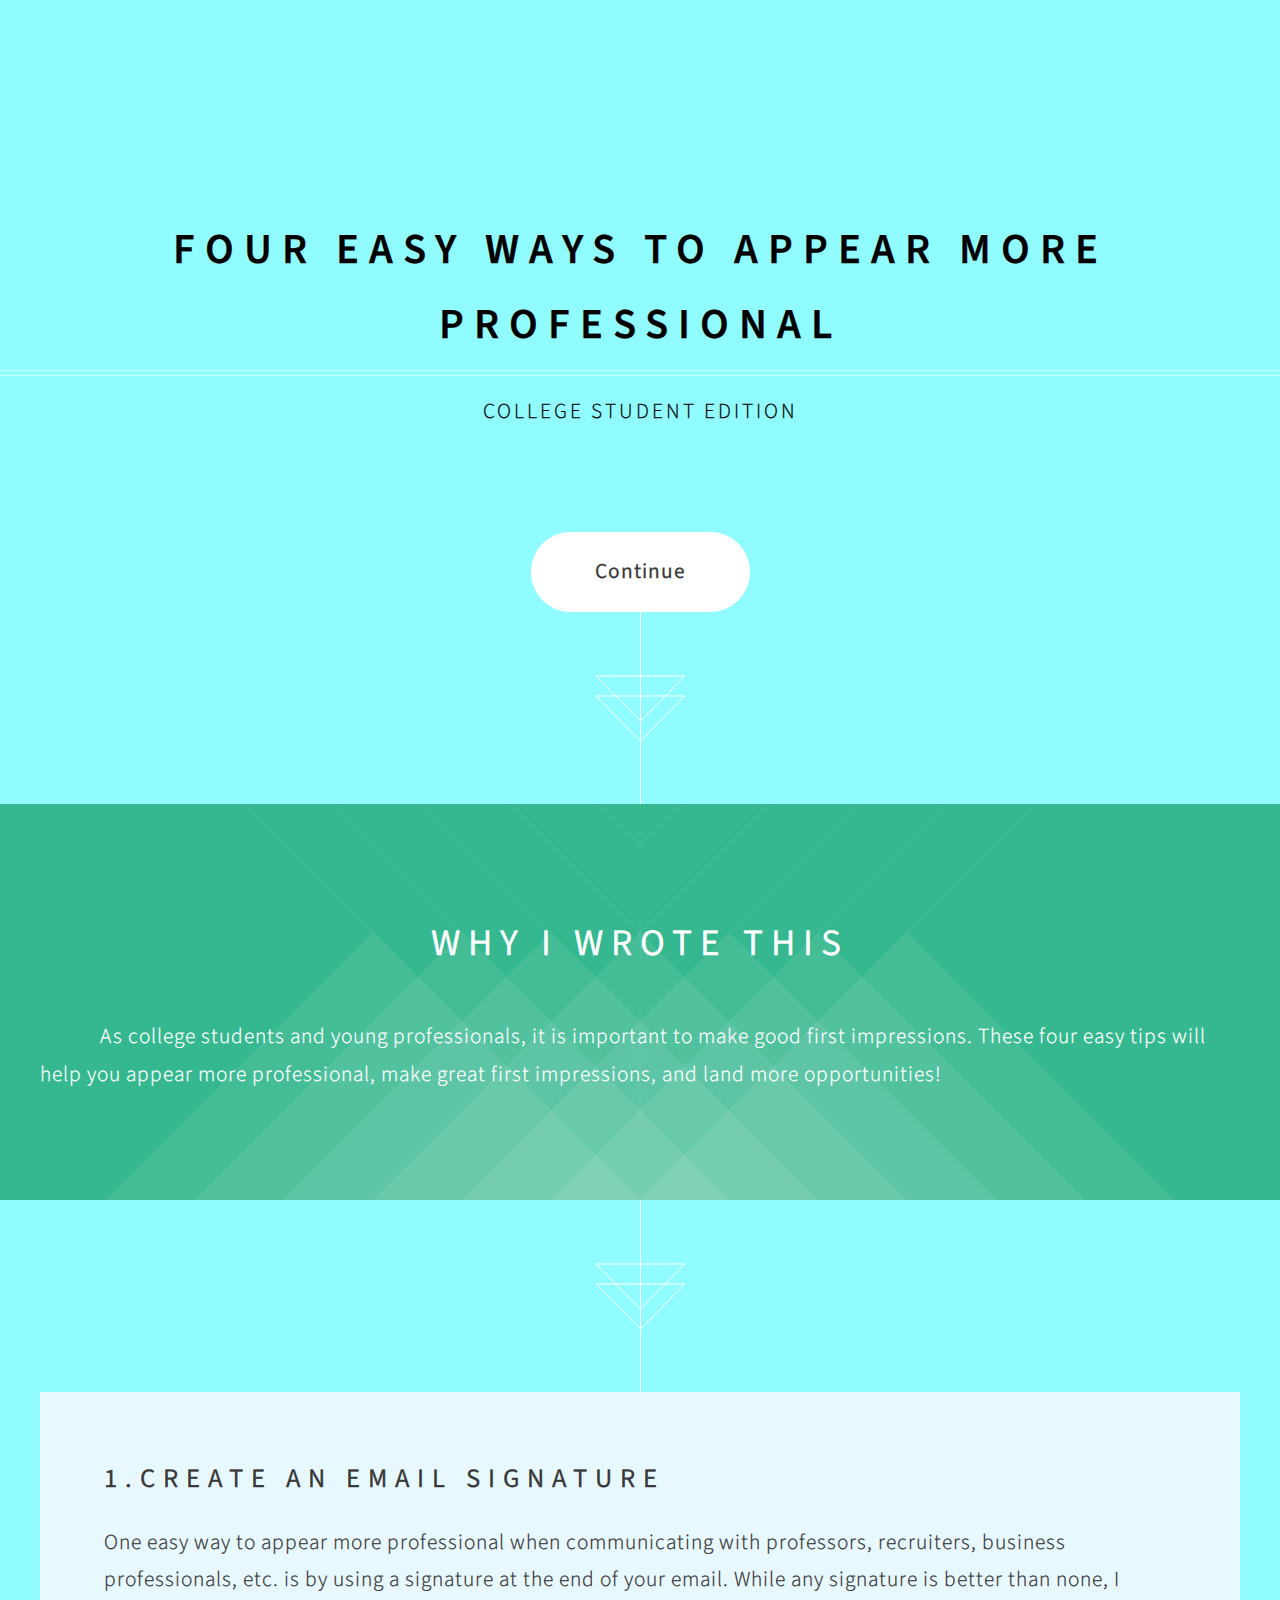
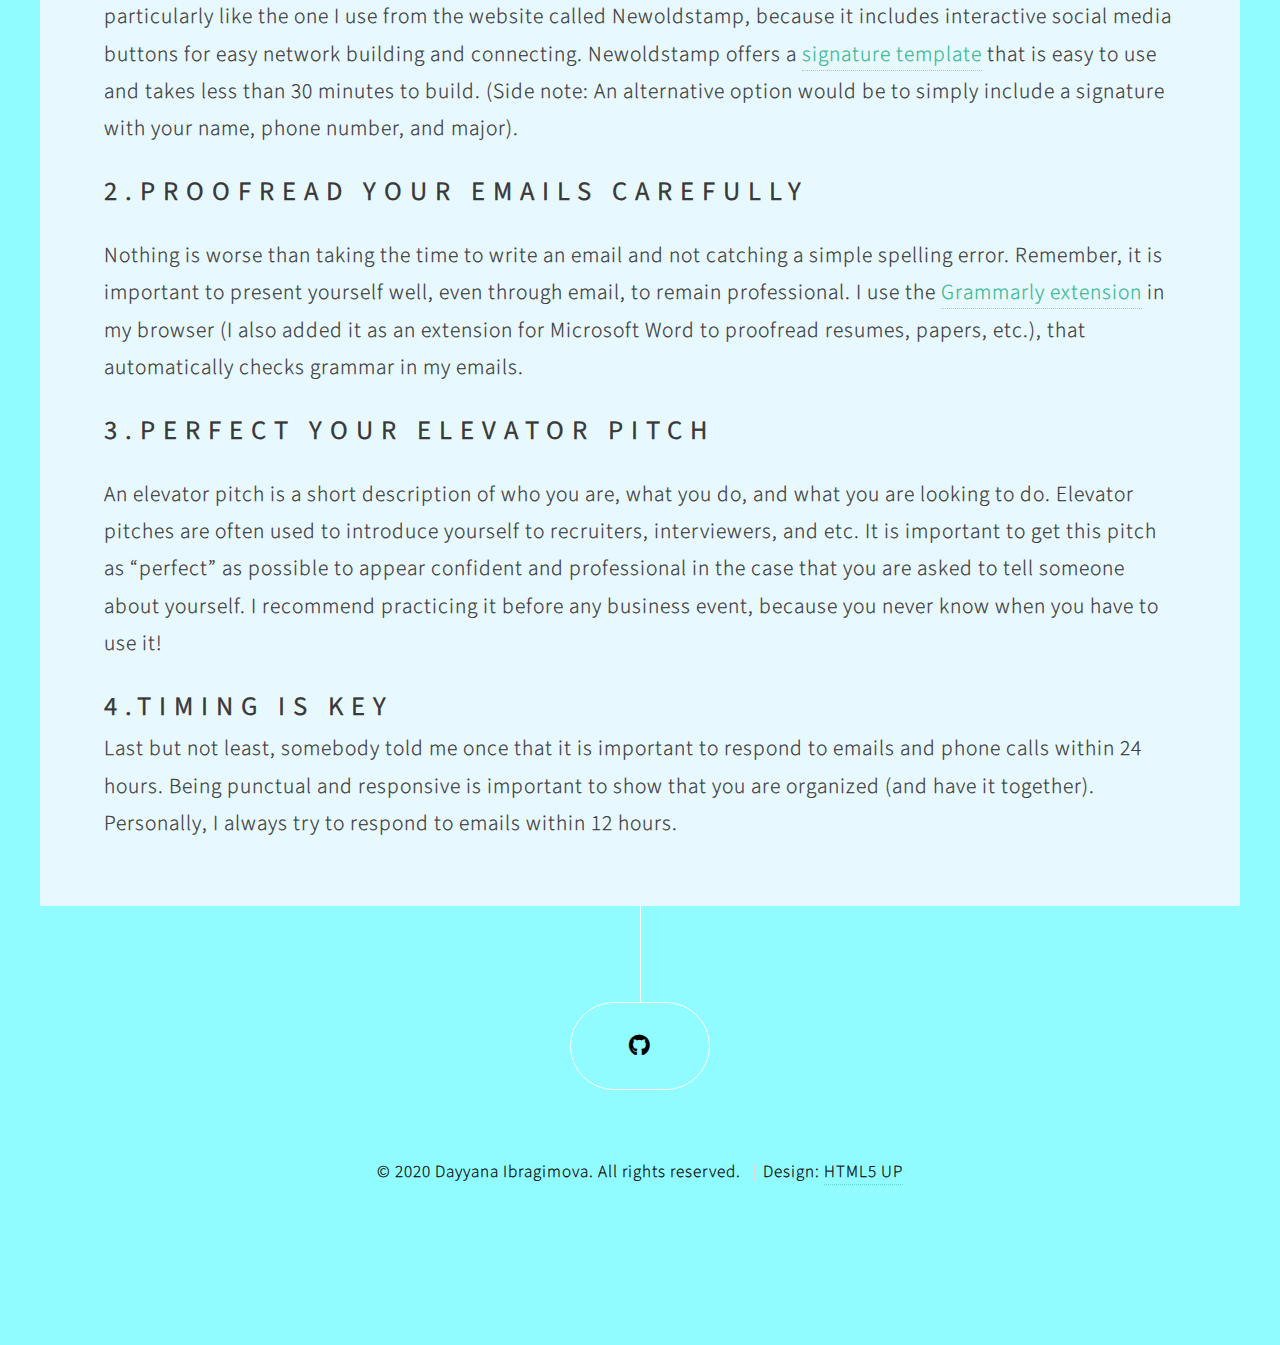
<file: tips/five.html>
<!DOCTYPE HTML>
<!--
	Overflow by HTML5 UP
	html5up.net | @ajlkn
	Free for personal and commercial use under the CCA 3.0 license (html5up.net/license)
-->
<html>
	<head>
		<link rel="icon" href="images/Logo.png">
		<!-- Global site tag (gtag.js) - Google Analytics -->
		<script async src="https://www.googletagmanager.com/gtag/js?id=UA-106321608-3"></script>
		<script>
			window.dataLayer = window.dataLayer || [];
 			function gtag(){dataLayer.push(arguments);}
			gtag('js', new Date());
			gtag('config', 'UA-106321608-3');
		</script>


		<title>Four Easy Ways to Appear More Professional</title>
		<meta charset="utf-8" />
		<meta name="viewport" content="width=device-width, initial-scale=1, user-scalable=no" />
		<link rel="stylesheet" href="assets/css/main.css" />
		<noscript><link rel="stylesheet" href="assets/css/noscript.css" /></noscript>
	</head>
	<body class="is-preload">

<!-- Header -->
			<section id="header">
				<header>
					<h1>Four Easy Ways to Appear More Professional</h1>
					<p>College Student Edition</p>
				</header>
				<footer>
					<a href="#banner" class="button style2 scrolly-middle">Continue</a>
				</footer>
			</section>

<!-- Banner -->
			<section id="banner">
				<div class="container">
				<header>
					<h2>Why I Wrote This</h2>
				</header>
				<div align="left">
				<p style="text-indent: 5%">As college students and young professionals, it is important to make good first impressions. These four easy tips will help you appear more professional, make great first impressions, and land more opportunities!</p>
				</div>
				<!--<footer>
					<a href="#first" class="button style2 scrolly">Continue</a>
				</footer>-->
			</section>

<!-- Feature 1 -->
			<article id="first" class="container box style1 left">
				<!--<a href="#" class="image fit"><img src="images/pic01.jpg" alt="" /></a>-->
				<!--<div class="inner">-->
					<header>
						<h2>1.Create an Email Signature</h2>
					</header>
					<p>One easy way to appear more professional when communicating with professors, recruiters,
					business professionals, etc. is by using a signature at the end of your email. While any signature is better than none, I particularly like the one I use from the website called
					Newoldstamp, because it includes interactive social media buttons for easy network building and
					connecting. Newoldstamp offers a <a href="https://newoldstamp.com/editor/?utm_source=email&utm_medium=free_signature&utm_campaign=beta">signature template</a> that is easy to use and takes less than 30
					minutes to build. (Side note: An alternative option would be to simply include a signature with your name, phone
					number, and major).</p>
					<header>
						<h2>2.Proofread Your Emails Carefully</h2>
					</header>
					<p>Nothing is worse than taking the time to write an email and not catching a simple spelling error.
					Remember, it is important to present yourself well, even through email, to remain professional. I
					use the <a href="https://www.grammarly.com/">Grammarly extension</a> in my browser (I also added it as an extension for Microsoft
					Word to proofread resumes, papers, etc.), that automatically checks grammar in my emails.</p>
					<header>
						<h2>3.Perfect Your Elevator Pitch</h2>
					</header>
					<p>An elevator pitch is a short description of who you are, what you do, and what you are looking to
					do. Elevator pitches are often used to introduce yourself to recruiters, interviewers, and etc. It is
					important to get this pitch as “perfect” as possible to appear confident and professional in the case
					that you are asked to tell someone about yourself. I recommend practicing it before any business
					event, because you never know when you have to use it!</p>
						<h2>4.Timing is Key</h2>
					</header>
					<p>Last but not least, somebody told me once that it is important to respond to emails and phone
					calls within 24 hours. Being punctual and responsive is important to show that you are organized
					(and have it together). Personally, I always try to respond to emails within 12 hours.</p>
				<!--</div>-->
			</article>

<!-- Feature 2 
			<article class="container box style1 left">
				<a href="#" class="image fit"><img src="images/pic02.jpg" alt="" /></a>
				<div class="inner">
								<header>
						<h2>3.Perfect Your Elevator Pitch</h2>
					</header>
					<p>An elevator pitch is a short description of who you are, what you do, and what you are looking to
					do. Elevator pitches are often used to introduce yourself to recruiters, interviewers, and etc. It is
					important to get this pitch as “perfect” as possible to appear confident and professional in the case
					that you are asked to tell someone about yourself. I recommend practicing it before any business
					event, because you never know when you have to use it!</p>
						<header>
						<h2>4.Obtain Business Cards</h2>
					</header>
					<p>Business cards are a great networking tool to connect with professionals at events. If you attend a
					university, chances are you can get business cards printed for free. I suggest carrying them with you
					to business events so that you can easily share your information (such as your phone number and
					your LinkedIn link).</p>
					<header>
						<h2>5.Timing is Key</h2>
					</header>
					<p>Last but not least, somebody told me once that it is important to respond to emails and phone
					calls within 24 hours. Being punctual and responsive is important to show that you are organized
					(and have it together). Personally, I always try to respond to emails within 12 hours.</p>
				</div>
			</article>-->

<!-- Feature 3 
			<article id="first" class="container box style1 right">
				<a href="#" class="image fit"><img src="images/pic01.jpg" alt="" /></a>
				<div class="inner">
					<header>
						<h2>3.Perfect Your Elevator Pitch</h2>
					</header>
					<p>An elevator pitch is a short description of who you are, what you do, and what you are looking to
					do. Elevator pitches are often used to introduce yourself to recruiters, interviewers, and etc. It is
					important to get this pitch as “perfect” as possible to appear confident and professional in the case
					that you are asked to tell someone about yourself. I recommend practicing it before any business
					event, because you never know when you have to use it!</p>
						<header>
						<h2>4.Obtain Business Cards</h2>
					</header>
					<p>Business cards are a great networking tool to connect with professionals at events. If you attend a
					university, chances are you can get business cards printed for free. I suggest carrying them with you
					to business events so that you can easily share your information (such as your phone number and
					your LinkedIn link).</p>
					<header>
						<h2>5.Timing is Key</h2>
					</header>
					<p>Last but not least, somebody told me once that it is important to respond to emails and phone
					calls within 24 hours. Being punctual and responsive is important to show that you are organized
					(and have it together). Personally, I always try to respond to emails within 12 hours.</p>
				</div>
				</div>
			</article>-->

<!-- Feature 4 
			<article class="container box style1 left">
				<a href="#" class="image fit"><img src="images/pic02.jpg" alt="" /></a>
				<div class="inner">
					<header>
						<h2>4.Obtain Business Cards</h2>
					</header>
					<p>Business cards are a great networking tool to connect with professionals at events. If you attend a
					university, chances are you can get business cards printed for free. I suggest carrying them with you
					to business events so that you can easily share your information (such as your phone number and
					your LinkedIn link).</p>
				</div>
			</article>-->

<!-- Feature 5 
			<article id="first" class="container box style1 right">
				<a href="#" class="image fit"><img src="images/pic01.jpg" alt="" /></a>
				<div class="inner">
					<header>
						<h2>5.Timing is Key</h2>
					</header>
					<p>Last but not least, somebody told me once that it is important to respond to emails and phone
					calls within 24 hours. Being punctual and responsive is important to show that you are organized
					(and have it together). Personally, I always try to respond to emails within 12 hours.</p>
				</div>
			</article>-->

		<!-- Portfolio 
			<article class="container box style2">
				<header>
					<h2>Magnis parturient</h2>
					<p>Justo phasellus et aenean dignissim<br />
					placerat cubilia purus lectus.</p>
				</header>
				<div class="inner gallery">
					<div class="row gtr-0">
						<div class="col-3 col-12-mobile"><a href="images/fulls/01.jpg" class="image fit"><img src="images/thumbs/01.jpg" alt="" title="Ad infinitum" /></a></div>
						<div class="col-3 col-12-mobile"><a href="images/fulls/02.jpg" class="image fit"><img src="images/thumbs/02.jpg" alt="" title="Dressed in Clarity" /></a></div>
						<div class="col-3 col-12-mobile"><a href="images/fulls/03.jpg" class="image fit"><img src="images/thumbs/03.jpg" alt="" title="Raven" /></a></div>
						<div class="col-3 col-12-mobile"><a href="images/fulls/04.jpg" class="image fit"><img src="images/thumbs/04.jpg" alt="" title="I'll have a cup of Disneyland, please" /></a></div>
					</div>
					<div class="row gtr-0">
						<div class="col-3 col-12-mobile"><a href="images/fulls/05.jpg" class="image fit"><img src="images/thumbs/05.jpg" alt="" title="Cherish" /></a></div>
						<div class="col-3 col-12-mobile"><a href="images/fulls/06.jpg" class="image fit"><img src="images/thumbs/06.jpg" alt="" title="Different." /></a></div>
						<div class="col-3 col-12-mobile"><a href="images/fulls/07.jpg" class="image fit"><img src="images/thumbs/07.jpg" alt="" title="History was made here" /></a></div>
						<div class="col-3 col-12-mobile"><a href="images/fulls/08.jpg" class="image fit"><img src="images/thumbs/08.jpg" alt="" title="People come and go and walk away" /></a></div>
					</div>
				</div>
			</article>
-->
		<!-- Contact 
			<article class="container box style3">
				<header>
					<h2>Nisl sed ultricies</h2>
					<p>Diam dignissim lectus eu ornare volutpat orci.</p>
				</header>
				<form method="post" action="#">
					<div class="row gtr-50">
						<div class="col-6 col-12-mobile"><input type="text" class="text" name="name" placeholder="Name" /></div>
						<div class="col-6 col-12-mobile"><input type="text" class="text" name="email" placeholder="Email" /></div>
						<div class="col-12">
							<textarea name="message" placeholder="Message"></textarea>
						</div>
						<div class="col-12">
							<ul class="actions">
								<li><input type="submit" value="Send Message" /></li>
							</ul>
						</div>
					</div>
				</form>
			</article>
-->

		<!-- Generic -->
		<!--
			<article class="container box style3">
				<header>
					<h2>Generic Box</h2>
					<p>Just a generic box. Nothing to see here.</p>
				</header>
				<section>
					<header>
						<h3>Paragraph</h3>
						<p>This is a subtitle</p>
					</header>
					<p>Phasellus nisl nisl, varius id <sup>porttitor sed pellentesque</sup> ac orci. Pellentesque
					habitant <strong>strong</strong> tristique <b>bold</b> et netus <i>italic</i> malesuada <em>emphasized</em> ac turpis egestas. Morbi
					leo suscipit ut. Praesent <sub>id turpis vitae</sub> turpis pretium ultricies. Vestibulum sit
					amet risus elit.</p>
				</section>
				<section>
					<header>
						<h3>Blockquote</h3>
					</header>
					<blockquote>Fringilla nisl. Donec accumsan interdum nisi, quis tincidunt felis sagittis eget.
					tempus euismod. Vestibulum ante ipsum primis in faucibus.</blockquote>
				</section>
				<section>
					<header>
						<h3>Divider</h3>
					</header>
					<p>Donec consectetur <a href="#">vestibulum dolor et pulvinar</a>. Etiam vel felis enim, at viverra
					ligula. Ut porttitor sagittis lorem, quis eleifend nisi ornare vel. Praesent nec orci
					facilisis leo magna. Cras sit amet urna eros, id egestas urna. Quisque aliquam
					tempus euismod. Vestibulum ante ipsum primis in faucibus orci luctus et ultrices
					posuere cubilia.</p>
					<hr />
					<p>Donec consectetur vestibulum dolor et pulvinar. Etiam vel felis enim, at viverra
					ligula. Ut porttitor sagittis lorem, quis eleifend nisi ornare vel. Praesent nec orci
					facilisis leo magna. Cras sit amet urna eros, id egestas urna. Quisque aliquam
					tempus euismod. Vestibulum ante ipsum primis in faucibus orci luctus et ultrices
					posuere cubilia.</p>
				</section>
				<section>
					<header>
						<h3>Unordered List</h3>
					</header>
					<ul>
						<li>Donec consectetur vestibulum dolor et pulvinar. Etiam vel felis enim, at viverra ligula. Ut porttitor sagittis lorem, quis eleifend nisi ornare vel.</li>
						<li>Donec consectetur vestibulum dolor et pulvinar. Etiam vel felis enim, at viverra ligula. Ut porttitor sagittis lorem, quis eleifend nisi ornare vel.</li>
						<li>Donec consectetur vestibulum dolor et pulvinar. Etiam vel felis enim, at viverra ligula. Ut porttitor sagittis lorem, quis eleifend nisi ornare vel.</li>
						<li>Donec consectetur vestibulum dolor et pulvinar. Etiam vel felis enim, at viverra ligula. Ut porttitor sagittis lorem, quis eleifend nisi ornare vel.</li>
					</ul>
				</section>
				<section>
					<header>
						<h3>Ordered List</h3>
					</header>
					<ol>
						<li>Donec consectetur vestibulum dolor et pulvinar. Etiam vel felis enim, at viverra ligula. Ut porttitor sagittis lorem, quis eleifend nisi ornare vel.</li>
						<li>Donec consectetur vestibulum dolor et pulvinar. Etiam vel felis enim, at viverra ligula. Ut porttitor sagittis lorem, quis eleifend nisi ornare vel.</li>
						<li>Donec consectetur vestibulum dolor et pulvinar. Etiam vel felis enim, at viverra ligula. Ut porttitor sagittis lorem, quis eleifend nisi ornare vel.</li>
						<li>Donec consectetur vestibulum dolor et pulvinar. Etiam vel felis enim, at viverra ligula. Ut porttitor sagittis lorem, quis eleifend nisi ornare vel.</li>
					</ol>
				</section>
				<section>
					<header>
						<h3>Table</h3>
					</header>
					<div class="table-wrapper">
						<table>
							<thead>
								<tr>
									<th>ID</th>
									<th>Name</th>
									<th>Description</th>
									<th>Price</th>
								</tr>
							</thead>
							<tbody>
								<tr>
									<td>45815</td>
									<td>Something</td>
									<td>Ut porttitor sagittis lorem quis nisi ornare.</td>
									<td>29.99</td>
								</tr>
								<tr>
									<td>24524</td>
									<td>Nothing</td>
									<td>Ut porttitor sagittis lorem quis nisi ornare.</td>
									<td>19.99</td>
								</tr>
								<tr>
									<td>45815</td>
									<td>Something</td>
									<td>Ut porttitor sagittis lorem quis nisi ornare.</td>
									<td>29.99</td>
								</tr>
								<tr>
									<td>24524</td>
									<td>Nothing</td>
									<td>Ut porttitor sagittis lorem quis nisi ornare.</td>
									<td>19.99</td>
								</tr>
							</tbody>
							<tfoot>
								<tr>
									<td colspan="3"></td>
									<td>100.00</td>
								</tr>
							</tfoot>
						</table>
					</div>
				</section>
				<section>
					<header>
						<h3>Form</h3>
					</header>
					<form method="post" action="#">
						<div class="row">
							<div class="col-6 col-12-mobile">
								<input class="text" type="text" name="name" id="name" value="" placeholder="John Doe" />
							</div>
							<div class="col-6 col-12-mobile">
								<input class="text" type="text" name="email" id="email" value="" placeholder="johndoe@domain.tld" />
							</div>
							<div class="col-12">
								<select name="department" id="department">
									<option value="">Choose a department</option>
									<option value="1">Manufacturing</option>
									<option value="2">Administration</option>
									<option value="3">Support</option>
								</select>
							</div>
							<div class="col-12">
								<input class="text" type="text" name="subject" id="subject" value="" placeholder="Enter your subject" />
							</div>
							<div class="col-12">
								<textarea name="message" id="message" placeholder="Enter your message"></textarea>
							</div>
							<div class="col-12">
								<ul class="actions">
									<li><input type="submit" value="Submit" /></li>
									<li><input type="reset" class="style3" value="Clear Form" /></li>
								</ul>
							</div>
						</div>
					</form>
				</section>
			</article>
		-->

			<section id="footer">
			<ul class="icons">
				<li><a href="https://www.dayyanaibragimova.com" class="icon brands fa-github"><span class="label">Home Page</span></a></li>
			</ul>
							<!--M  E</h2>
							
							<li><a href="http://www.linkedin.com/in/dayyana-ibragimova" target="_blank" class="icon brands fa-linkedin"><span class="label">LinkedIn</span></a></li>
							<li><a href="mailto:idayyana@yahoo.com" target="_blank" class="icon solid fa-envelope"><span class="label">Email</span></a></li>-->
			<!--<ul class="icons">
				<li><a href="#" class="icon brands fa-twitter"><span class="label">Twitter</span></a></li>
				<li><a href="#" class="icon brands fa-facebook-f"><span class="label">Facebook</span></a></li>
				<li><a href="#" class="icon brands fa-google-plus-g"><span class="label">Google+</span></a></li>
				<li><a href="#" class="icon brands fa-pinterest"><span class="label">Pinterest</span></a></li>
				<li><a href="#" class="icon brands fa-dribbble"><span class="label">Dribbble</span></a></li>
				<li><a href="#" class="icon brands fa-linkedin-in"><span class="label">LinkedIn</span></a></li>
			</ul>-->
			<div class="copyright">
				<ul class="menu">
					<li>&copy; 2020 Dayyana Ibragimova. All rights reserved.</li>
					<li>Design: <a href="http://html5up.net" target="_blank">HTML5 UP</a></li>
				</ul>
			</div>
		</section>

		<!-- Scripts -->
			<script src="assets/js/jquery.min.js"></script>
			<script src="assets/js/jquery.scrolly.min.js"></script>
			<script src="assets/js/jquery.poptrox.min.js"></script>
			<script src="assets/js/browser.min.js"></script>
			<script src="assets/js/breakpoints.min.js"></script>
			<script src="assets/js/util.js"></script>
			<script src="assets/js/main.js"></script>

	</body>
</html>
</file>
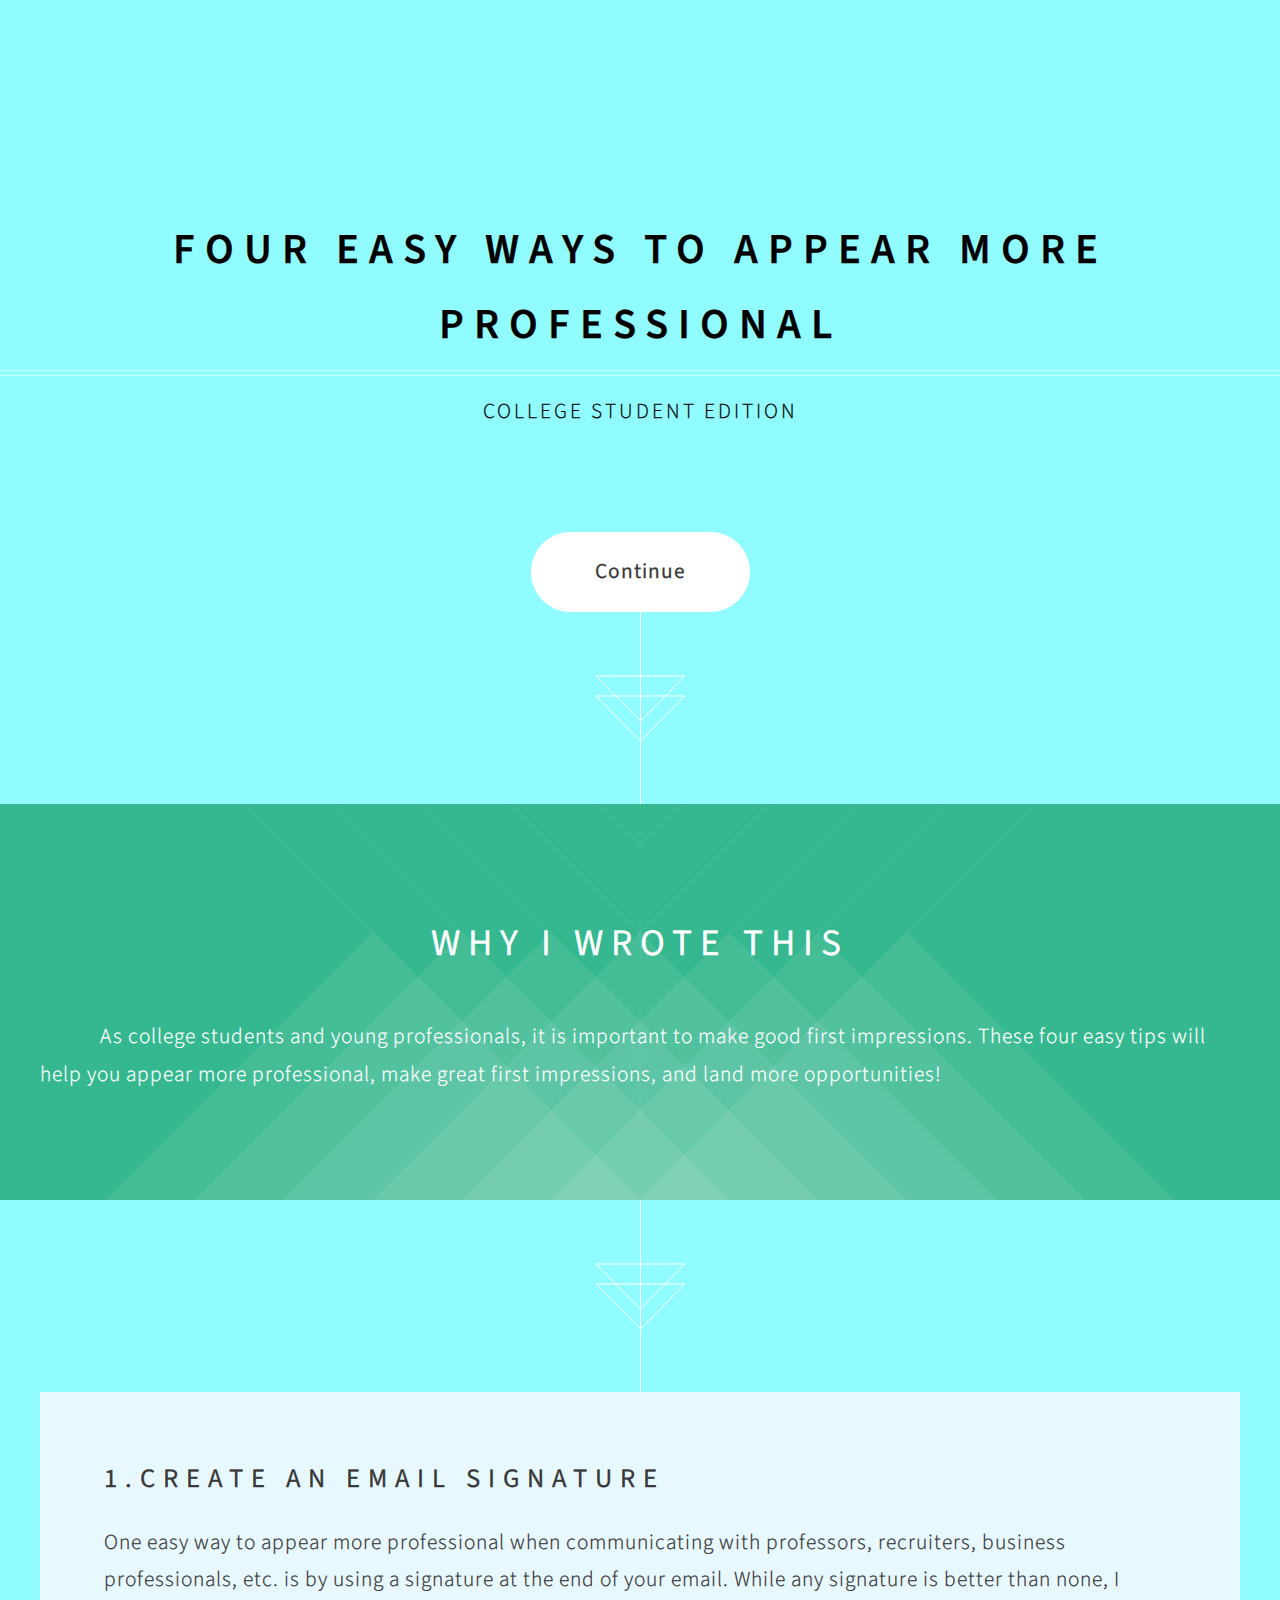
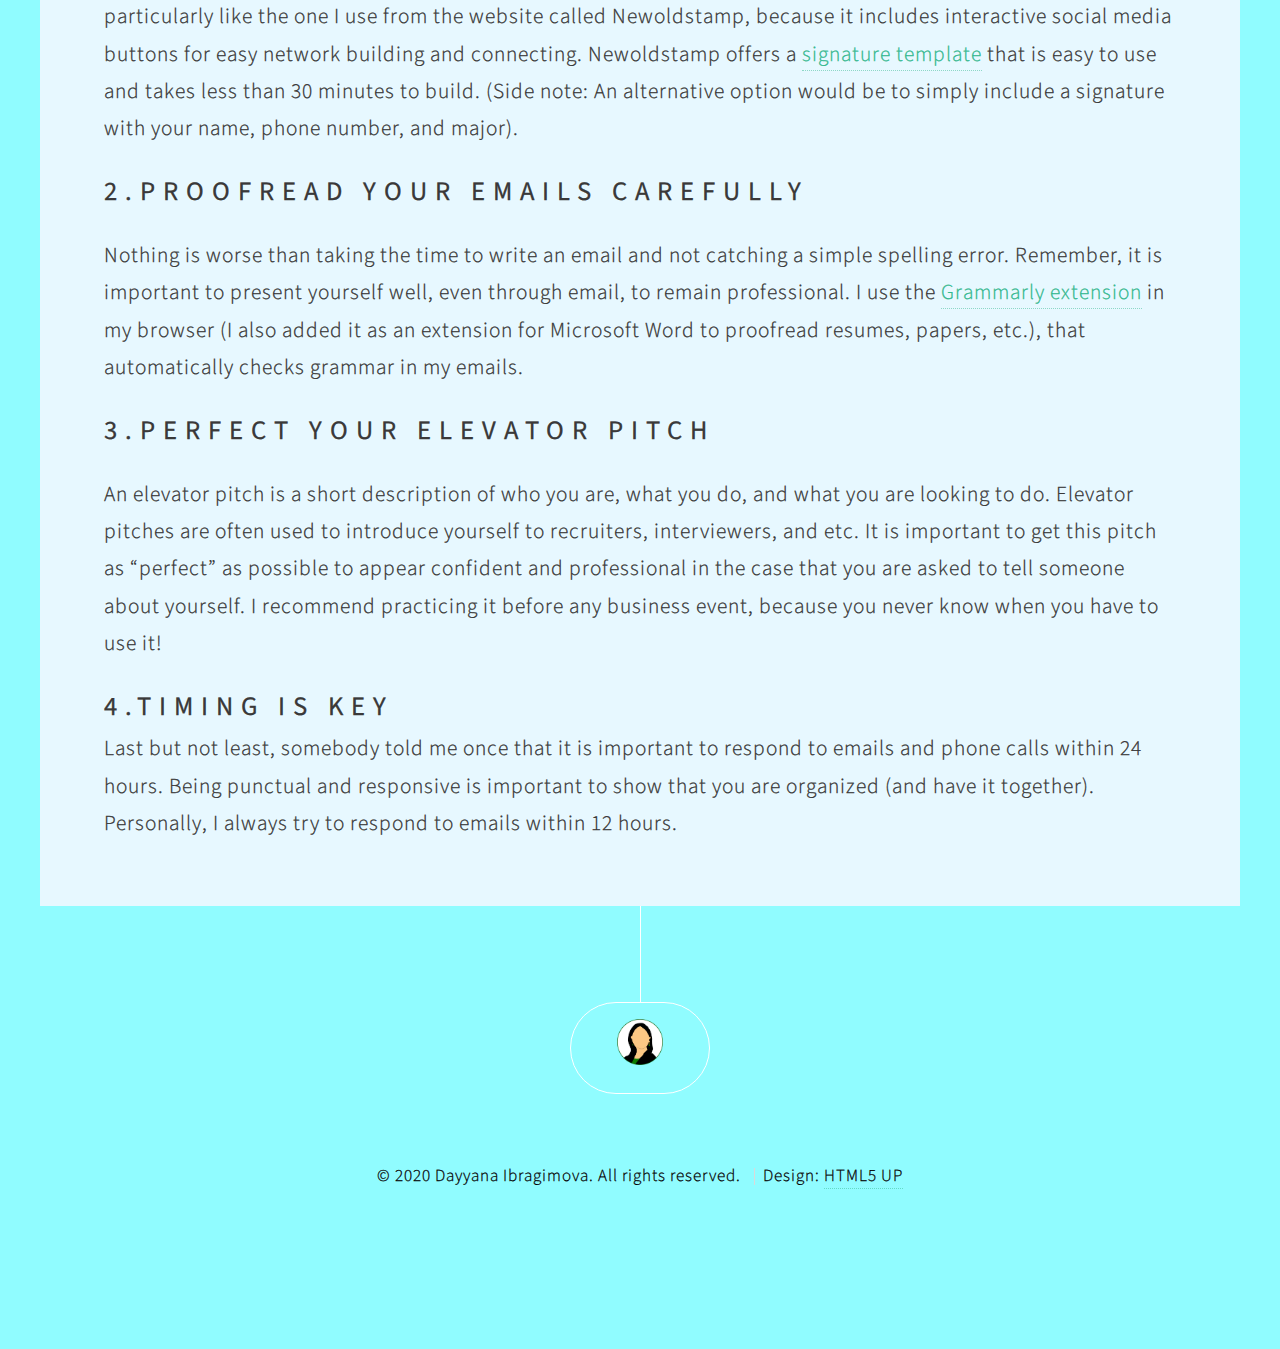
<file: tips/tips.html>
<!DOCTYPE HTML>
<!--
	Overflow by HTML5 UP
	html5up.net | @ajlkn
	Free for personal and commercial use under the CCA 3.0 license (html5up.net/license)
-->
<html>
	<head>
		<link rel="icon" href="images/Logo.png">
		<!-- Global site tag (gtag.js) - Google Analytics -->
		<script async src="https://www.googletagmanager.com/gtag/js?id=UA-106321608-3"></script>
		<script>
			window.dataLayer = window.dataLayer || [];
 			function gtag(){dataLayer.push(arguments);}
			gtag('js', new Date());
			gtag('config', 'UA-106321608-3');
		</script>


		<title>Four Easy Ways to Appear More Professional</title>
		<meta charset="utf-8" />
		<meta name="viewport" content="width=device-width, initial-scale=1, user-scalable=no" />
		<link rel="stylesheet" href="assets/css/main.css" />
		<noscript><link rel="stylesheet" href="assets/css/noscript.css" /></noscript>
	</head>
	<body class="is-preload">

<!-- Header -->
			<section id="header">
				<header>
					<h1>Four Easy Ways to Appear More Professional</h1>
					<p>College Student Edition</p>
				</header>
				<footer>
					<a href="#banner" class="button style2 scrolly-middle">Continue</a>
				</footer>
			</section>

<!-- Banner -->
			<section id="banner">
				<div class="container">
				<header>
					<h2>Why I Wrote This</h2>
				</header>
				<div align="left">
				<p style="text-indent: 5%">As college students and young professionals, it is important to make good first impressions. These four easy tips will help you appear more professional, make great first impressions, and land more opportunities!</p>
				</div>
				<!--<footer>
					<a href="#first" class="button style2 scrolly">Continue</a>
				</footer>-->
			</section>

<!-- Feature 1 -->
			<article id="first" class="container box style1 left">
				<!--<a href="#" class="image fit"><img src="images/pic01.jpg" alt="" /></a>-->
				<!--<div class="inner">-->
					<header>
						<h2>1.Create an Email Signature</h2>
					</header>
					<p>One easy way to appear more professional when communicating with professors, recruiters,
					business professionals, etc. is by using a signature at the end of your email. While any signature is better than none, I particularly like the one I use from the website called
					Newoldstamp, because it includes interactive social media buttons for easy network building and
					connecting. Newoldstamp offers a <a href="https://newoldstamp.com/editor/?utm_source=email&utm_medium=free_signature&utm_campaign=beta">signature template</a> that is easy to use and takes less than 30
					minutes to build. (Side note: An alternative option would be to simply include a signature with your name, phone
					number, and major).</p>
					<header>
						<h2>2.Proofread Your Emails Carefully</h2>
					</header>
					<p>Nothing is worse than taking the time to write an email and not catching a simple spelling error.
					Remember, it is important to present yourself well, even through email, to remain professional. I
					use the <a href="https://www.grammarly.com/">Grammarly extension</a> in my browser (I also added it as an extension for Microsoft
					Word to proofread resumes, papers, etc.), that automatically checks grammar in my emails.</p>
					<header>
						<h2>3.Perfect Your Elevator Pitch</h2>
					</header>
					<p>An elevator pitch is a short description of who you are, what you do, and what you are looking to
					do. Elevator pitches are often used to introduce yourself to recruiters, interviewers, and etc. It is
					important to get this pitch as “perfect” as possible to appear confident and professional in the case
					that you are asked to tell someone about yourself. I recommend practicing it before any business
					event, because you never know when you have to use it!</p>
						<h2>4.Timing is Key</h2>
					</header>
					<p>Last but not least, somebody told me once that it is important to respond to emails and phone
					calls within 24 hours. Being punctual and responsive is important to show that you are organized
					(and have it together). Personally, I always try to respond to emails within 12 hours.</p>
				<!--</div>-->
			</article>

<!-- Feature 2 
			<article class="container box style1 left">
				<a href="#" class="image fit"><img src="images/pic02.jpg" alt="" /></a>
				<div class="inner">
								<header>
						<h2>3.Perfect Your Elevator Pitch</h2>
					</header>
					<p>An elevator pitch is a short description of who you are, what you do, and what you are looking to
					do. Elevator pitches are often used to introduce yourself to recruiters, interviewers, and etc. It is
					important to get this pitch as “perfect” as possible to appear confident and professional in the case
					that you are asked to tell someone about yourself. I recommend practicing it before any business
					event, because you never know when you have to use it!</p>
						<header>
						<h2>4.Obtain Business Cards</h2>
					</header>
					<p>Business cards are a great networking tool to connect with professionals at events. If you attend a
					university, chances are you can get business cards printed for free. I suggest carrying them with you
					to business events so that you can easily share your information (such as your phone number and
					your LinkedIn link).</p>
					<header>
						<h2>5.Timing is Key</h2>
					</header>
					<p>Last but not least, somebody told me once that it is important to respond to emails and phone
					calls within 24 hours. Being punctual and responsive is important to show that you are organized
					(and have it together). Personally, I always try to respond to emails within 12 hours.</p>
				</div>
			</article>-->

<!-- Feature 3 
			<article id="first" class="container box style1 right">
				<a href="#" class="image fit"><img src="images/pic01.jpg" alt="" /></a>
				<div class="inner">
					<header>
						<h2>3.Perfect Your Elevator Pitch</h2>
					</header>
					<p>An elevator pitch is a short description of who you are, what you do, and what you are looking to
					do. Elevator pitches are often used to introduce yourself to recruiters, interviewers, and etc. It is
					important to get this pitch as “perfect” as possible to appear confident and professional in the case
					that you are asked to tell someone about yourself. I recommend practicing it before any business
					event, because you never know when you have to use it!</p>
						<header>
						<h2>4.Obtain Business Cards</h2>
					</header>
					<p>Business cards are a great networking tool to connect with professionals at events. If you attend a
					university, chances are you can get business cards printed for free. I suggest carrying them with you
					to business events so that you can easily share your information (such as your phone number and
					your LinkedIn link).</p>
					<header>
						<h2>5.Timing is Key</h2>
					</header>
					<p>Last but not least, somebody told me once that it is important to respond to emails and phone
					calls within 24 hours. Being punctual and responsive is important to show that you are organized
					(and have it together). Personally, I always try to respond to emails within 12 hours.</p>
				</div>
				</div>
			</article>-->

<!-- Feature 4 
			<article class="container box style1 left">
				<a href="#" class="image fit"><img src="images/pic02.jpg" alt="" /></a>
				<div class="inner">
					<header>
						<h2>4.Obtain Business Cards</h2>
					</header>
					<p>Business cards are a great networking tool to connect with professionals at events. If you attend a
					university, chances are you can get business cards printed for free. I suggest carrying them with you
					to business events so that you can easily share your information (such as your phone number and
					your LinkedIn link).</p>
				</div>
			</article>-->

<!-- Feature 5 
			<article id="first" class="container box style1 right">
				<a href="#" class="image fit"><img src="images/pic01.jpg" alt="" /></a>
				<div class="inner">
					<header>
						<h2>5.Timing is Key</h2>
					</header>
					<p>Last but not least, somebody told me once that it is important to respond to emails and phone
					calls within 24 hours. Being punctual and responsive is important to show that you are organized
					(and have it together). Personally, I always try to respond to emails within 12 hours.</p>
				</div>
			</article>-->

		<!-- Portfolio 
			<article class="container box style2">
				<header>
					<h2>Magnis parturient</h2>
					<p>Justo phasellus et aenean dignissim<br />
					placerat cubilia purus lectus.</p>
				</header>
				<div class="inner gallery">
					<div class="row gtr-0">
						<div class="col-3 col-12-mobile"><a href="images/fulls/01.jpg" class="image fit"><img src="images/thumbs/01.jpg" alt="" title="Ad infinitum" /></a></div>
						<div class="col-3 col-12-mobile"><a href="images/fulls/02.jpg" class="image fit"><img src="images/thumbs/02.jpg" alt="" title="Dressed in Clarity" /></a></div>
						<div class="col-3 col-12-mobile"><a href="images/fulls/03.jpg" class="image fit"><img src="images/thumbs/03.jpg" alt="" title="Raven" /></a></div>
						<div class="col-3 col-12-mobile"><a href="images/fulls/04.jpg" class="image fit"><img src="images/thumbs/04.jpg" alt="" title="I'll have a cup of Disneyland, please" /></a></div>
					</div>
					<div class="row gtr-0">
						<div class="col-3 col-12-mobile"><a href="images/fulls/05.jpg" class="image fit"><img src="images/thumbs/05.jpg" alt="" title="Cherish" /></a></div>
						<div class="col-3 col-12-mobile"><a href="images/fulls/06.jpg" class="image fit"><img src="images/thumbs/06.jpg" alt="" title="Different." /></a></div>
						<div class="col-3 col-12-mobile"><a href="images/fulls/07.jpg" class="image fit"><img src="images/thumbs/07.jpg" alt="" title="History was made here" /></a></div>
						<div class="col-3 col-12-mobile"><a href="images/fulls/08.jpg" class="image fit"><img src="images/thumbs/08.jpg" alt="" title="People come and go and walk away" /></a></div>
					</div>
				</div>
			</article>
-->
		<!-- Contact 
			<article class="container box style3">
				<header>
					<h2>Nisl sed ultricies</h2>
					<p>Diam dignissim lectus eu ornare volutpat orci.</p>
				</header>
				<form method="post" action="#">
					<div class="row gtr-50">
						<div class="col-6 col-12-mobile"><input type="text" class="text" name="name" placeholder="Name" /></div>
						<div class="col-6 col-12-mobile"><input type="text" class="text" name="email" placeholder="Email" /></div>
						<div class="col-12">
							<textarea name="message" placeholder="Message"></textarea>
						</div>
						<div class="col-12">
							<ul class="actions">
								<li><input type="submit" value="Send Message" /></li>
							</ul>
						</div>
					</div>
				</form>
			</article>
-->

		<!-- Generic -->
		<!--
			<article class="container box style3">
				<header>
					<h2>Generic Box</h2>
					<p>Just a generic box. Nothing to see here.</p>
				</header>
				<section>
					<header>
						<h3>Paragraph</h3>
						<p>This is a subtitle</p>
					</header>
					<p>Phasellus nisl nisl, varius id <sup>porttitor sed pellentesque</sup> ac orci. Pellentesque
					habitant <strong>strong</strong> tristique <b>bold</b> et netus <i>italic</i> malesuada <em>emphasized</em> ac turpis egestas. Morbi
					leo suscipit ut. Praesent <sub>id turpis vitae</sub> turpis pretium ultricies. Vestibulum sit
					amet risus elit.</p>
				</section>
				<section>
					<header>
						<h3>Blockquote</h3>
					</header>
					<blockquote>Fringilla nisl. Donec accumsan interdum nisi, quis tincidunt felis sagittis eget.
					tempus euismod. Vestibulum ante ipsum primis in faucibus.</blockquote>
				</section>
				<section>
					<header>
						<h3>Divider</h3>
					</header>
					<p>Donec consectetur <a href="#">vestibulum dolor et pulvinar</a>. Etiam vel felis enim, at viverra
					ligula. Ut porttitor sagittis lorem, quis eleifend nisi ornare vel. Praesent nec orci
					facilisis leo magna. Cras sit amet urna eros, id egestas urna. Quisque aliquam
					tempus euismod. Vestibulum ante ipsum primis in faucibus orci luctus et ultrices
					posuere cubilia.</p>
					<hr />
					<p>Donec consectetur vestibulum dolor et pulvinar. Etiam vel felis enim, at viverra
					ligula. Ut porttitor sagittis lorem, quis eleifend nisi ornare vel. Praesent nec orci
					facilisis leo magna. Cras sit amet urna eros, id egestas urna. Quisque aliquam
					tempus euismod. Vestibulum ante ipsum primis in faucibus orci luctus et ultrices
					posuere cubilia.</p>
				</section>
				<section>
					<header>
						<h3>Unordered List</h3>
					</header>
					<ul>
						<li>Donec consectetur vestibulum dolor et pulvinar. Etiam vel felis enim, at viverra ligula. Ut porttitor sagittis lorem, quis eleifend nisi ornare vel.</li>
						<li>Donec consectetur vestibulum dolor et pulvinar. Etiam vel felis enim, at viverra ligula. Ut porttitor sagittis lorem, quis eleifend nisi ornare vel.</li>
						<li>Donec consectetur vestibulum dolor et pulvinar. Etiam vel felis enim, at viverra ligula. Ut porttitor sagittis lorem, quis eleifend nisi ornare vel.</li>
						<li>Donec consectetur vestibulum dolor et pulvinar. Etiam vel felis enim, at viverra ligula. Ut porttitor sagittis lorem, quis eleifend nisi ornare vel.</li>
					</ul>
				</section>
				<section>
					<header>
						<h3>Ordered List</h3>
					</header>
					<ol>
						<li>Donec consectetur vestibulum dolor et pulvinar. Etiam vel felis enim, at viverra ligula. Ut porttitor sagittis lorem, quis eleifend nisi ornare vel.</li>
						<li>Donec consectetur vestibulum dolor et pulvinar. Etiam vel felis enim, at viverra ligula. Ut porttitor sagittis lorem, quis eleifend nisi ornare vel.</li>
						<li>Donec consectetur vestibulum dolor et pulvinar. Etiam vel felis enim, at viverra ligula. Ut porttitor sagittis lorem, quis eleifend nisi ornare vel.</li>
						<li>Donec consectetur vestibulum dolor et pulvinar. Etiam vel felis enim, at viverra ligula. Ut porttitor sagittis lorem, quis eleifend nisi ornare vel.</li>
					</ol>
				</section>
				<section>
					<header>
						<h3>Table</h3>
					</header>
					<div class="table-wrapper">
						<table>
							<thead>
								<tr>
									<th>ID</th>
									<th>Name</th>
									<th>Description</th>
									<th>Price</th>
								</tr>
							</thead>
							<tbody>
								<tr>
									<td>45815</td>
									<td>Something</td>
									<td>Ut porttitor sagittis lorem quis nisi ornare.</td>
									<td>29.99</td>
								</tr>
								<tr>
									<td>24524</td>
									<td>Nothing</td>
									<td>Ut porttitor sagittis lorem quis nisi ornare.</td>
									<td>19.99</td>
								</tr>
								<tr>
									<td>45815</td>
									<td>Something</td>
									<td>Ut porttitor sagittis lorem quis nisi ornare.</td>
									<td>29.99</td>
								</tr>
								<tr>
									<td>24524</td>
									<td>Nothing</td>
									<td>Ut porttitor sagittis lorem quis nisi ornare.</td>
									<td>19.99</td>
								</tr>
							</tbody>
							<tfoot>
								<tr>
									<td colspan="3"></td>
									<td>100.00</td>
								</tr>
							</tfoot>
						</table>
					</div>
				</section>
				<section>
					<header>
						<h3>Form</h3>
					</header>
					<form method="post" action="#">
						<div class="row">
							<div class="col-6 col-12-mobile">
								<input class="text" type="text" name="name" id="name" value="" placeholder="John Doe" />
							</div>
							<div class="col-6 col-12-mobile">
								<input class="text" type="text" name="email" id="email" value="" placeholder="johndoe@domain.tld" />
							</div>
							<div class="col-12">
								<select name="department" id="department">
									<option value="">Choose a department</option>
									<option value="1">Manufacturing</option>
									<option value="2">Administration</option>
									<option value="3">Support</option>
								</select>
							</div>
							<div class="col-12">
								<input class="text" type="text" name="subject" id="subject" value="" placeholder="Enter your subject" />
							</div>
							<div class="col-12">
								<textarea name="message" id="message" placeholder="Enter your message"></textarea>
							</div>
							<div class="col-12">
								<ul class="actions">
									<li><input type="submit" value="Submit" /></li>
									<li><input type="reset" class="style3" value="Clear Form" /></li>
								</ul>
							</div>
						</div>
					</form>
				</section>
			</article>
		-->

			<section id="footer">
			<ul class="icons">
				<li><a href="https://www.dayyanaibragimova.com"><img src="images/Logo.png" width="85%" align="center" align="bottom"></a></li>
			</ul>
							<!--M  E</h2>
							
							<li><a href="http://www.linkedin.com/in/dayyana-ibragimova" target="_blank" class="icon brands fa-linkedin"><span class="label">LinkedIn</span></a></li>
							<li><a href="mailto:idayyana@yahoo.com" target="_blank" class="icon solid fa-envelope"><span class="label">Email</span></a></li>-->
			<!--<ul class="icons">
				<li><a href="#" class="icon brands fa-twitter"><span class="label">Twitter</span></a></li>
				<li><a href="#" class="icon brands fa-facebook-f"><span class="label">Facebook</span></a></li>
				<li><a href="#" class="icon brands fa-google-plus-g"><span class="label">Google+</span></a></li>
				<li><a href="#" class="icon brands fa-pinterest"><span class="label">Pinterest</span></a></li>
				<li><a href="#" class="icon brands fa-dribbble"><span class="label">Dribbble</span></a></li>
				<li><a href="#" class="icon brands fa-linkedin-in"><span class="label">LinkedIn</span></a></li>
			</ul>-->
			<div class="copyright">
				<ul class="menu">
					<li>&copy; 2020 Dayyana Ibragimova. All rights reserved.</li>
					<li>Design: <a href="http://html5up.net" target="_blank">HTML5 UP</a></li>
				</ul>
			</div>
		</section>

		<!-- Scripts -->
			<script src="assets/js/jquery.min.js"></script>
			<script src="assets/js/jquery.scrolly.min.js"></script>
			<script src="assets/js/jquery.poptrox.min.js"></script>
			<script src="assets/js/browser.min.js"></script>
			<script src="assets/js/breakpoints.min.js"></script>
			<script src="assets/js/util.js"></script>
			<script src="assets/js/main.js"></script>

	</body>
</html>
</file>
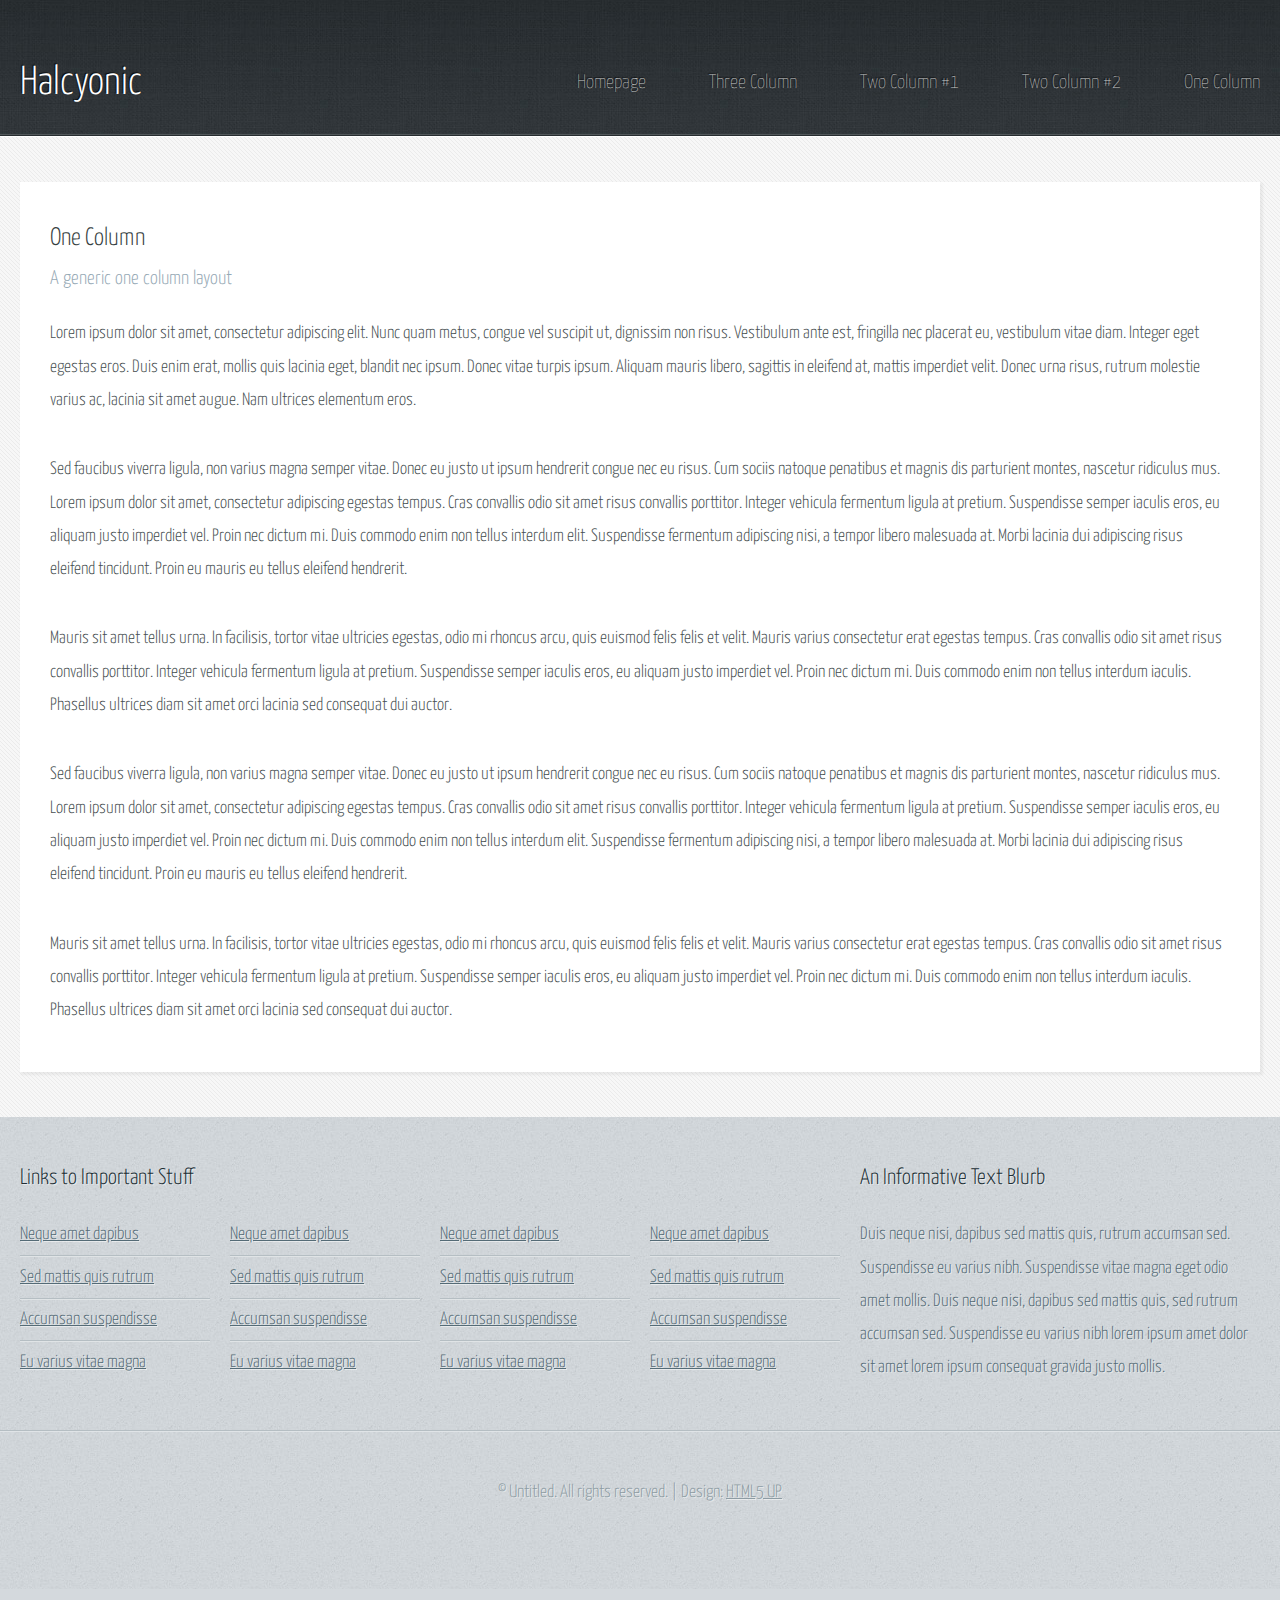
<file: travel/onecolumn.html>
<!DOCTYPE HTML>
<!--
	Halcyonic by HTML5 UP
	html5up.net | @ajlkn
	Free for personal and commercial use under the CCA 3.0 license (html5up.net/license)
-->
<html>
	<head>
		<title>One Column - Halcyonic by HTML5 UP</title>
		<meta charset="utf-8" />
		<meta name="viewport" content="width=device-width, initial-scale=1, user-scalable=no" />
		<link rel="stylesheet" href="assets/css/main.css" />
	</head>
	<body class="subpage">
		<div id="page-wrapper">

			<!-- Header -->
				<section id="header">
					<div class="container">
						<div class="row">
							<div class="col-12">

								<!-- Logo -->
									<h1><a href="index.html" id="logo">Halcyonic</a></h1>

								<!-- Nav -->
									<nav id="nav">
										<a href="index.html">Homepage</a>
										<a href="threecolumn.html">Three Column</a>
										<a href="twocolumn1.html">Two Column #1</a>
										<a href="twocolumn2.html">Two Column #2</a>
										<a href="onecolumn.html">One Column</a>
									</nav>

							</div>
						</div>
					</div>
				</section>

			<!-- Content -->
				<section id="content">
					<div class="container">
						<div class="row">
							<div class="col-12">

								<!-- Main Content -->
									<section>
										<header>
											<h2>One Column</h2>
											<h3>A generic one column layout</h3>
										</header>
										<p>
											Lorem ipsum dolor sit amet, consectetur adipiscing elit. Nunc quam metus, congue
											vel suscipit ut, dignissim non risus. Vestibulum ante est, fringilla nec placerat
											eu, vestibulum vitae diam. Integer eget egestas eros. Duis enim erat, mollis quis
											lacinia eget, blandit nec ipsum. Donec vitae turpis ipsum. Aliquam mauris libero,
											sagittis in eleifend at, mattis imperdiet velit. Donec urna risus, rutrum molestie
											varius ac, lacinia sit amet augue. Nam ultrices elementum eros.
										</p>
										<p>
											Sed faucibus viverra ligula, non varius magna semper vitae. Donec eu justo ut ipsum
											hendrerit congue nec eu risus. Cum sociis natoque penatibus et magnis dis parturient
											montes, nascetur ridiculus mus. Lorem ipsum dolor sit amet, consectetur adipiscing
											egestas tempus. Cras convallis odio sit amet risus convallis porttitor. Integer
											vehicula fermentum ligula at pretium. Suspendisse semper iaculis eros, eu aliquam
											justo imperdiet vel. Proin nec dictum mi. Duis commodo enim non tellus interdum
											elit. Suspendisse fermentum adipiscing nisi, a tempor libero malesuada at. Morbi
											lacinia dui adipiscing risus eleifend tincidunt. Proin eu mauris eu tellus eleifend
											hendrerit.
										</p>
										<p>
											Mauris sit amet tellus urna. In facilisis, tortor vitae ultricies egestas, odio
											mi rhoncus arcu, quis euismod felis felis et velit. Mauris varius consectetur erat
											egestas tempus. Cras convallis odio sit amet risus convallis porttitor. Integer
											vehicula fermentum ligula at pretium. Suspendisse semper iaculis eros, eu aliquam
											justo imperdiet vel. Proin nec dictum mi. Duis commodo enim non tellus interdum
											iaculis. Phasellus ultrices diam sit amet orci lacinia sed consequat dui auctor.
										</p>
										<p>
											Sed faucibus viverra ligula, non varius magna semper vitae. Donec eu justo ut ipsum
											hendrerit congue nec eu risus. Cum sociis natoque penatibus et magnis dis parturient
											montes, nascetur ridiculus mus. Lorem ipsum dolor sit amet, consectetur adipiscing
											egestas tempus. Cras convallis odio sit amet risus convallis porttitor. Integer
											vehicula fermentum ligula at pretium. Suspendisse semper iaculis eros, eu aliquam
											justo imperdiet vel. Proin nec dictum mi. Duis commodo enim non tellus interdum
											elit. Suspendisse fermentum adipiscing nisi, a tempor libero malesuada at. Morbi
											lacinia dui adipiscing risus eleifend tincidunt. Proin eu mauris eu tellus eleifend
											hendrerit.
										</p>
										<p>
											Mauris sit amet tellus urna. In facilisis, tortor vitae ultricies egestas, odio
											mi rhoncus arcu, quis euismod felis felis et velit. Mauris varius consectetur erat
											egestas tempus. Cras convallis odio sit amet risus convallis porttitor. Integer
											vehicula fermentum ligula at pretium. Suspendisse semper iaculis eros, eu aliquam
											justo imperdiet vel. Proin nec dictum mi. Duis commodo enim non tellus interdum
											iaculis. Phasellus ultrices diam sit amet orci lacinia sed consequat dui auctor.
										</p>
									</section>

							</div>
						</div>
					</div>
				</section>

			<!-- Footer -->
				<section id="footer">
					<div class="container">
						<div class="row">
							<div class="col-8 col-12-medium">

								<!-- Links -->
									<section>
										<h2>Links to Important Stuff</h2>
										<div>
											<div class="row">
												<div class="col-3 col-12-small">
													<ul class="link-list last-child">
														<li><a href="#">Neque amet dapibus</a></li>
														<li><a href="#">Sed mattis quis rutrum</a></li>
														<li><a href="#">Accumsan suspendisse</a></li>
														<li><a href="#">Eu varius vitae magna</a></li>
													</ul>
												</div>
												<div class="col-3 col-12-small">
													<ul class="link-list last-child">
														<li><a href="#">Neque amet dapibus</a></li>
														<li><a href="#">Sed mattis quis rutrum</a></li>
														<li><a href="#">Accumsan suspendisse</a></li>
														<li><a href="#">Eu varius vitae magna</a></li>
													</ul>
												</div>
												<div class="col-3 col-12-small">
													<ul class="link-list last-child">
														<li><a href="#">Neque amet dapibus</a></li>
														<li><a href="#">Sed mattis quis rutrum</a></li>
														<li><a href="#">Accumsan suspendisse</a></li>
														<li><a href="#">Eu varius vitae magna</a></li>
													</ul>
												</div>
												<div class="col-3 col-12-small">
													<ul class="link-list last-child">
														<li><a href="#">Neque amet dapibus</a></li>
														<li><a href="#">Sed mattis quis rutrum</a></li>
														<li><a href="#">Accumsan suspendisse</a></li>
														<li><a href="#">Eu varius vitae magna</a></li>
													</ul>
												</div>
											</div>
										</div>
									</section>

							</div>
							<div class="col-4 col-12-medium imp-medium">

								<!-- Blurb -->
									<section>
										<h2>An Informative Text Blurb</h2>
										<p>
											Duis neque nisi, dapibus sed mattis quis, rutrum accumsan sed. Suspendisse eu
											varius nibh. Suspendisse vitae magna eget odio amet mollis. Duis neque nisi,
											dapibus sed mattis quis, sed rutrum accumsan sed. Suspendisse eu varius nibh
											lorem ipsum amet dolor sit amet lorem ipsum consequat gravida justo mollis.
										</p>
									</section>

							</div>
						</div>
					</div>
				</section>

			<!-- Copyright -->
				<div id="copyright">
					&copy; Untitled. All rights reserved. | Design: <a href="http://html5up.net">HTML5 UP</a>
				</div>

		</div>

		<!-- Scripts -->
			<script src="assets/js/jquery.min.js"></script>
			<script src="assets/js/browser.min.js"></script>
			<script src="assets/js/breakpoints.min.js"></script>
			<script src="assets/js/util.js"></script>
			<script src="assets/js/main.js"></script>

	</body>
</html>
</file>
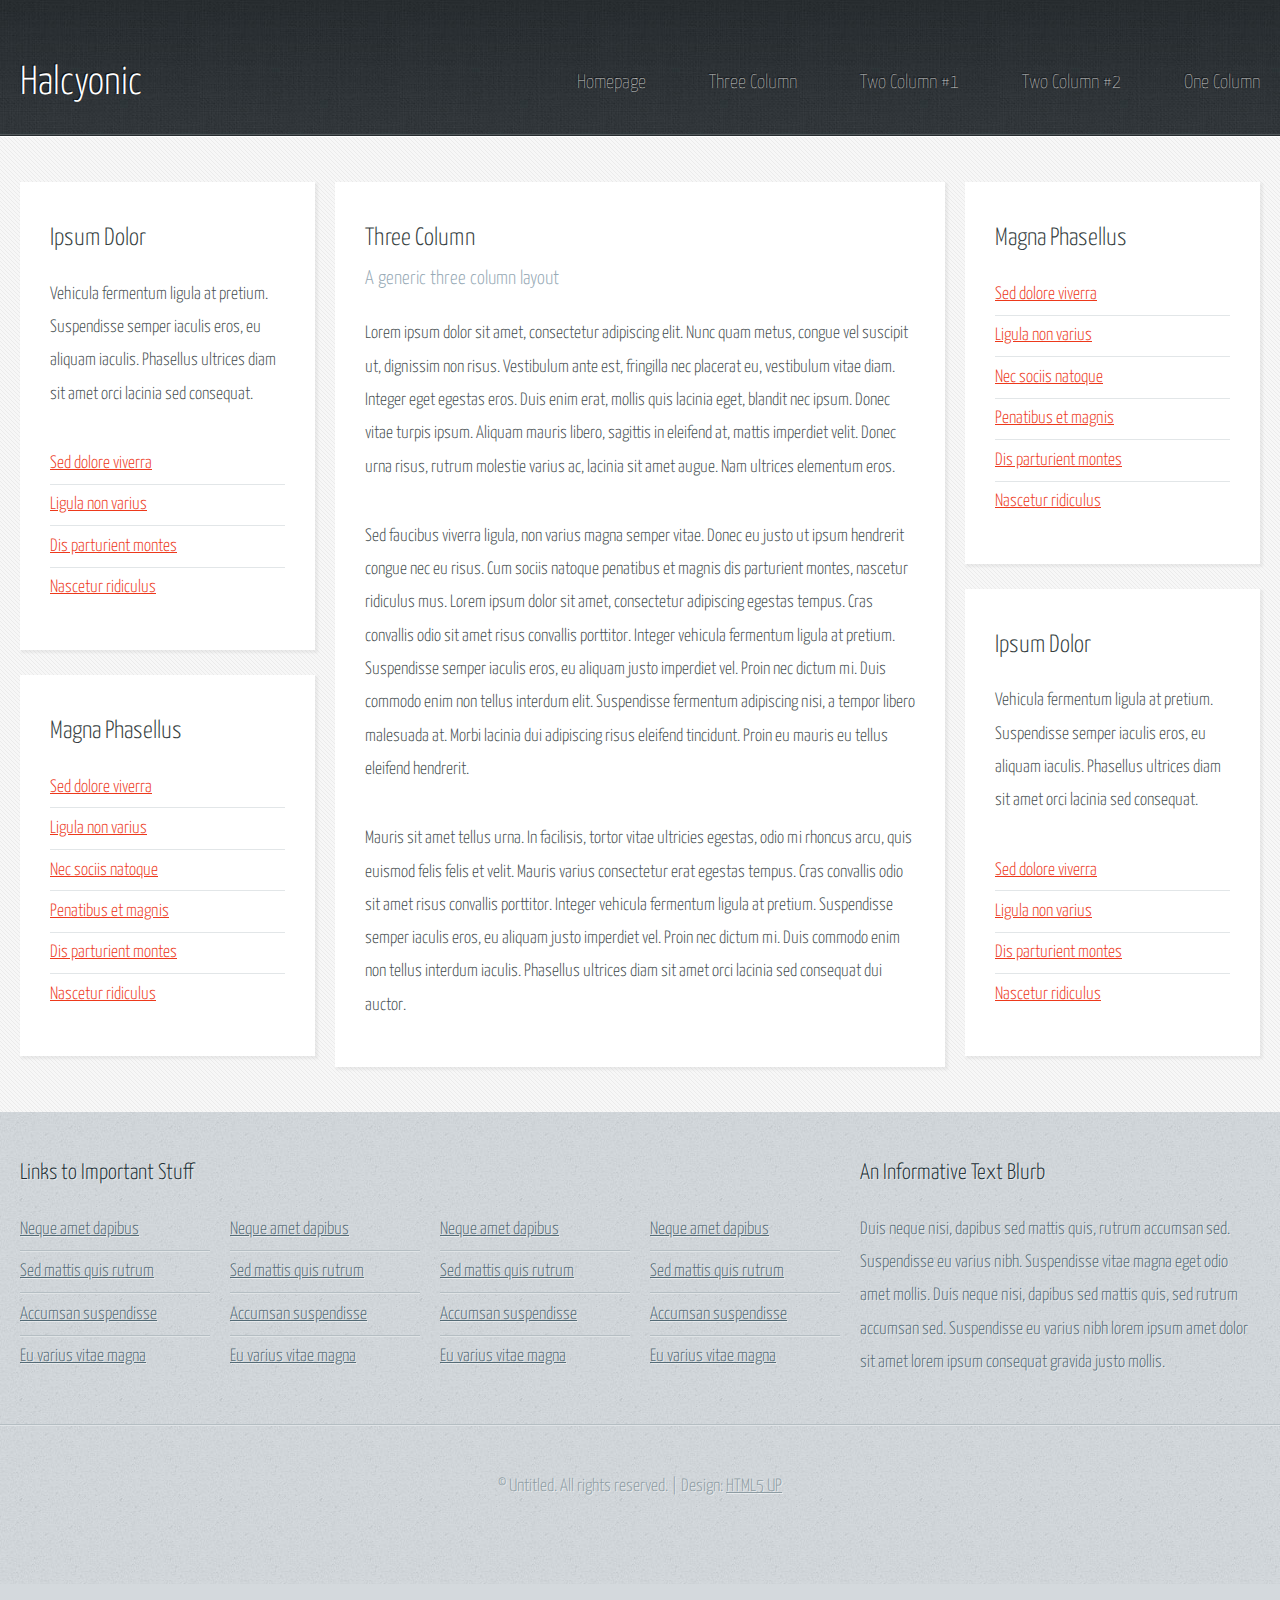
<file: travel/threecolumn.html>
<!DOCTYPE HTML>
<!--
	Halcyonic by HTML5 UP
	html5up.net | @ajlkn
	Free for personal and commercial use under the CCA 3.0 license (html5up.net/license)
-->
<html>
	<head>
		<title>Three Column - Halcyonic by HTML5 UP</title>
		<meta charset="utf-8" />
		<meta name="viewport" content="width=device-width, initial-scale=1, user-scalable=no" />
		<link rel="stylesheet" href="assets/css/main.css" />
	</head>
	<body class="subpage">
		<div id="page-wrapper">

			<!-- Header -->
				<section id="header">
					<div class="container">
						<div class="row">
							<div class="col-12">

								<!-- Logo -->
									<h1><a href="index.html" id="logo">Halcyonic</a></h1>

								<!-- Nav -->
									<nav id="nav">
										<a href="index.html">Homepage</a>
										<a href="threecolumn.html">Three Column</a>
										<a href="twocolumn1.html">Two Column #1</a>
										<a href="twocolumn2.html">Two Column #2</a>
										<a href="onecolumn.html">One Column</a>
									</nav>

							</div>
						</div>
					</div>
				</section>

			<!-- Content -->
				<section id="content">
					<div class="container">
						<div class="row">
							<div class="col-3 col-12-medium">

								<!-- Left Sidebar -->
									<section>
										<header>
											<h2>Ipsum Dolor</h2>
										</header>
										<p>
											Vehicula fermentum ligula at pretium. Suspendisse semper iaculis eros, eu aliquam
											iaculis. Phasellus ultrices diam sit amet orci lacinia sed consequat.
										</p>
										<ul class="link-list">
											<li><a href="#">Sed dolore viverra</a></li>
											<li><a href="#">Ligula non varius</a></li>
											<li><a href="#">Dis parturient montes</a></li>
											<li><a href="#">Nascetur ridiculus</a></li>
										</ul>
									</section>
									<section>
										<header>
											<h2>Magna Phasellus</h2>
										</header>
										<ul class="link-list">
											<li><a href="#">Sed dolore viverra</a></li>
											<li><a href="#">Ligula non varius</a></li>
											<li><a href="#">Nec sociis natoque</a></li>
											<li><a href="#">Penatibus et magnis</a></li>
											<li><a href="#">Dis parturient montes</a></li>
											<li><a href="#">Nascetur ridiculus</a></li>
										</ul>
									</section>
							</div>
							<div class="col-6 col-12-medium imp-medium">

								<!-- Main Content -->
									<section>
										<header>
											<h2>Three Column</h2>
											<h3>A generic three column layout</h3>
										</header>
										<p>
											Lorem ipsum dolor sit amet, consectetur adipiscing elit. Nunc quam metus, congue
											vel suscipit ut, dignissim non risus. Vestibulum ante est, fringilla nec placerat
											eu, vestibulum vitae diam. Integer eget egestas eros. Duis enim erat, mollis quis
											lacinia eget, blandit nec ipsum. Donec vitae turpis ipsum. Aliquam mauris libero,
											sagittis in eleifend at, mattis imperdiet velit. Donec urna risus, rutrum molestie
											varius ac, lacinia sit amet augue. Nam ultrices elementum eros.
										</p>
										<p>
											Sed faucibus viverra ligula, non varius magna semper vitae. Donec eu justo ut ipsum
											hendrerit congue nec eu risus. Cum sociis natoque penatibus et magnis dis parturient
											montes, nascetur ridiculus mus. Lorem ipsum dolor sit amet, consectetur adipiscing
											egestas tempus. Cras convallis odio sit amet risus convallis porttitor. Integer
											vehicula fermentum ligula at pretium. Suspendisse semper iaculis eros, eu aliquam
											justo imperdiet vel. Proin nec dictum mi. Duis commodo enim non tellus interdum
											elit. Suspendisse fermentum adipiscing nisi, a tempor libero malesuada at. Morbi
											lacinia dui adipiscing risus eleifend tincidunt. Proin eu mauris eu tellus eleifend
											hendrerit.
										</p>
										<p>
											Mauris sit amet tellus urna. In facilisis, tortor vitae ultricies egestas, odio
											mi rhoncus arcu, quis euismod felis felis et velit. Mauris varius consectetur erat
											egestas tempus. Cras convallis odio sit amet risus convallis porttitor. Integer
											vehicula fermentum ligula at pretium. Suspendisse semper iaculis eros, eu aliquam
											justo imperdiet vel. Proin nec dictum mi. Duis commodo enim non tellus interdum
											iaculis. Phasellus ultrices diam sit amet orci lacinia sed consequat dui auctor.
										</p>
									</section>

							</div>
							<div class="col-3 col-12-medium">

								<!-- Right Sidebar -->
									<section>
										<header>
											<h2>Magna Phasellus</h2>
										</header>
										<ul class="link-list">
											<li><a href="#">Sed dolore viverra</a></li>
											<li><a href="#">Ligula non varius</a></li>
											<li><a href="#">Nec sociis natoque</a></li>
											<li><a href="#">Penatibus et magnis</a></li>
											<li><a href="#">Dis parturient montes</a></li>
											<li><a href="#">Nascetur ridiculus</a></li>
										</ul>
									</section>
									<section>
										<header>
											<h2>Ipsum Dolor</h2>
										</header>
										<p>
											Vehicula fermentum ligula at pretium. Suspendisse semper iaculis eros, eu aliquam
											iaculis. Phasellus ultrices diam sit amet orci lacinia sed consequat.
										</p>
										<ul class="link-list">
											<li><a href="#">Sed dolore viverra</a></li>
											<li><a href="#">Ligula non varius</a></li>
											<li><a href="#">Dis parturient montes</a></li>
											<li><a href="#">Nascetur ridiculus</a></li>
										</ul>
									</section>

							</div>
						</div>
					</div>
				</section>

			<!-- Footer -->
				<section id="footer">
					<div class="container">
						<div class="row">
							<div class="col-8 col-12-medium">

								<!-- Links -->
									<section>
										<h2>Links to Important Stuff</h2>
										<div>
											<div class="row">
												<div class="col-3 col-12-small">
													<ul class="link-list last-child">
														<li><a href="#">Neque amet dapibus</a></li>
														<li><a href="#">Sed mattis quis rutrum</a></li>
														<li><a href="#">Accumsan suspendisse</a></li>
														<li><a href="#">Eu varius vitae magna</a></li>
													</ul>
												</div>
												<div class="col-3 col-12-small">
													<ul class="link-list last-child">
														<li><a href="#">Neque amet dapibus</a></li>
														<li><a href="#">Sed mattis quis rutrum</a></li>
														<li><a href="#">Accumsan suspendisse</a></li>
														<li><a href="#">Eu varius vitae magna</a></li>
													</ul>
												</div>
												<div class="col-3 col-12-small">
													<ul class="link-list last-child">
														<li><a href="#">Neque amet dapibus</a></li>
														<li><a href="#">Sed mattis quis rutrum</a></li>
														<li><a href="#">Accumsan suspendisse</a></li>
														<li><a href="#">Eu varius vitae magna</a></li>
													</ul>
												</div>
												<div class="col-3 col-12-small">
													<ul class="link-list last-child">
														<li><a href="#">Neque amet dapibus</a></li>
														<li><a href="#">Sed mattis quis rutrum</a></li>
														<li><a href="#">Accumsan suspendisse</a></li>
														<li><a href="#">Eu varius vitae magna</a></li>
													</ul>
												</div>
											</div>
										</div>
									</section>

							</div>
							<div class="col-4 col-12-medium imp-medium">

								<!-- Blurb -->
									<section>
										<h2>An Informative Text Blurb</h2>
										<p>
											Duis neque nisi, dapibus sed mattis quis, rutrum accumsan sed. Suspendisse eu
											varius nibh. Suspendisse vitae magna eget odio amet mollis. Duis neque nisi,
											dapibus sed mattis quis, sed rutrum accumsan sed. Suspendisse eu varius nibh
											lorem ipsum amet dolor sit amet lorem ipsum consequat gravida justo mollis.
										</p>
									</section>

							</div>
						</div>
					</div>
				</section>

			<!-- Copyright -->
				<div id="copyright">
					&copy; Untitled. All rights reserved. | Design: <a href="http://html5up.net">HTML5 UP</a>
				</div>

		</div>

		<!-- Scripts -->
			<script src="assets/js/jquery.min.js"></script>
			<script src="assets/js/browser.min.js"></script>
			<script src="assets/js/breakpoints.min.js"></script>
			<script src="assets/js/util.js"></script>
			<script src="assets/js/main.js"></script>

	</body>
</html>
</file>
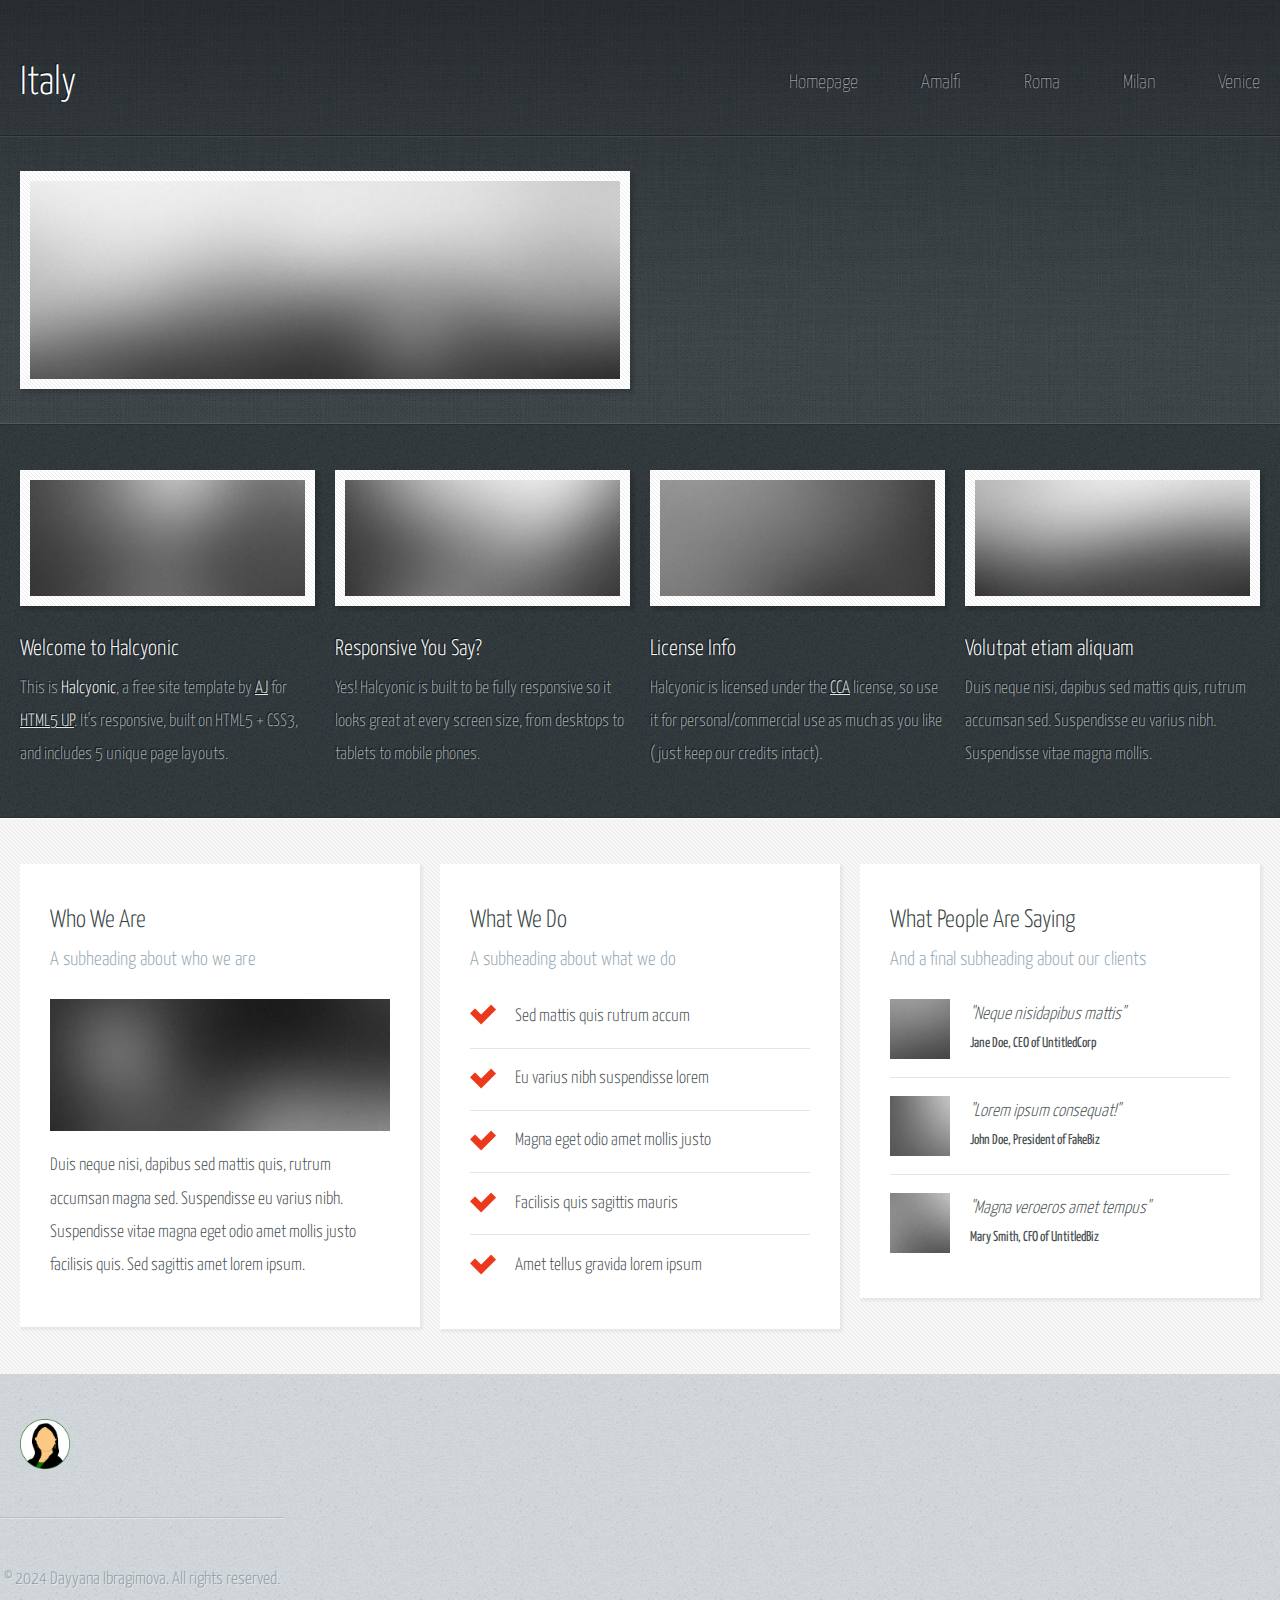
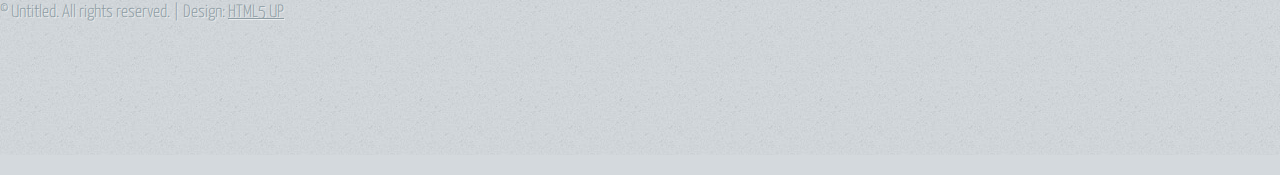
<file: travel/travel.html>
<!DOCTYPE HTML>
<!--
	Halcyonic by HTML5 UP
	html5up.net | @ajlkn
	Free for personal and commercial use under the CCA 3.0 license (html5up.net/license)
-->
<html>
	<head>
		<title>Halcyonic by HTML5 UP</title>
		<meta charset="utf-8" />
		<meta name="viewport" content="width=device-width, initial-scale=1, user-scalable=no" />
		<link rel="stylesheet" href="assets/css/main.css" />
	</head>
	<body>
		<div id="page-wrapper">

			<!-- Header -->
				<section id="header">
					<div class="container">
						<div class="row">
							<div class="col-12">

								<!-- Logo -->
									<h1><a href="index.html" id="logo">Italy</a></h1>

								<!-- Nav -->
									<nav id="nav">
										<a href="index.html">Homepage</a>
										<a href="threecolumn.html">Amalfi</a>
										<a href="twocolumn1.html">Roma</a>
										<a href="twocolumn2.html">Milan</a>
										<a href="onecolumn.html">Venice</a>
									</nav>

							</div>
						</div>
					</div>
					<div id="banner">
						<div class="container">
							<div class="row">
								<div class="col-6 col-12-medium">

									<!-- Banner Copy --
										<p>We do something really useful, important, and unique. Learn all about it here ...</p>
										<a href="#" class="button-large">Go on, click me!</a>

								</div>
								<div class="col-6 col-12-medium imp-medium">

									Banner Image -->
										<a href="#" class="bordered-feature-image"><img src="images/banner.jpg" alt="" /></a>

								</div>
							</div>
						</div>
					</div>
				</section>

			<!-- Features -->
				<section id="features">
					<div class="container">
						<div class="row">
							<div class="col-3 col-6-medium col-12-small">

								<!-- Feature #1 -->
									<section>
										<a href="#" class="bordered-feature-image"><img src="images/pic01.jpg" alt="" /></a>
										<h2>Welcome to Halcyonic</h2>
										<p>
											This is <strong>Halcyonic</strong>, a free site template
											by <a href="http://twitter.com/ajlkn">AJ</a> for
											<a href="http://html5up.net">HTML5 UP</a>. It's responsive,
											built on HTML5 + CSS3, and includes 5 unique page layouts.
										</p>
									</section>

							</div>
							<div class="col-3 col-6-medium col-12-small">

								<!-- Feature #2 -->
									<section>
										<a href="#" class="bordered-feature-image"><img src="images/pic02.jpg" alt="" /></a>
										<h2>Responsive You Say?</h2>
										<p>
											Yes! Halcyonic is built to be fully responsive so it looks great
											at every screen size, from desktops to tablets to mobile phones.
										</p>
									</section>

							</div>
							<div class="col-3 col-6-medium col-12-small">

								<!-- Feature #3 -->
									<section>
										<a href="#" class="bordered-feature-image"><img src="images/pic03.jpg" alt="" /></a>
										<h2>License Info</h2>
										<p>
											Halcyonic is licensed under the <a href="http://html5up.net/license">CCA</a> license,
											so use it for personal/commercial use as much as you like (just keep
											our credits intact).
										</p>
									</section>

							</div>
							<div class="col-3 col-6-medium col-12-small">

								<!-- Feature #4 -->
									<section>
										<a href="#" class="bordered-feature-image"><img src="images/pic04.jpg" alt="" /></a>
										<h2>Volutpat etiam aliquam</h2>
										<p>
											Duis neque nisi, dapibus sed mattis quis, rutrum accumsan sed. Suspendisse
											eu varius nibh. Suspendisse vitae magna mollis.
										</p>
									</section>

							</div>
						</div>
					</div>
				</section>

			<!-- Content -->
				<section id="content">
					<div class="container">
						<div class="row aln-center">
							<div class="col-4 col-12-medium">

								<!-- Box #1 -->
									<section>
										<header>
											<h2>Who We Are</h2>
											<h3>A subheading about who we are</h3>
										</header>
										<a href="#" class="feature-image"><img src="images/pic05.jpg" alt="" /></a>
										<p>
											Duis neque nisi, dapibus sed mattis quis, rutrum accumsan magna sed.
											Suspendisse eu varius nibh. Suspendisse vitae magna eget odio amet mollis
											justo facilisis quis. Sed sagittis amet lorem ipsum.
										</p>
									</section>

							</div>
							<div class="col-4 col-6-medium col-12-small">

								<!-- Box #2 -->
									<section>
										<header>
											<h2>What We Do</h2>
											<h3>A subheading about what we do</h3>
										</header>
										<ul class="check-list">
											<li>Sed mattis quis rutrum accum</li>
											<li>Eu varius nibh suspendisse lorem</li>
											<li>Magna eget odio amet mollis justo</li>
											<li>Facilisis quis sagittis mauris</li>
											<li>Amet tellus gravida lorem ipsum</li>
										</ul>
									</section>

							</div>
							<div class="col-4 col-6-medium col-12-small">

								<!-- Box #3 -->
									<section>
										<header>
											<h2>What People Are Saying</h2>
											<h3>And a final subheading about our clients</h3>
										</header>
										<ul class="quote-list">
											<li>
												<img src="images/pic06.jpg" alt="" />
												<p>"Neque nisidapibus mattis"</p>
												<span>Jane Doe, CEO of UntitledCorp</span>
											</li>
											<li>
												<img src="images/pic07.jpg" alt="" />
												<p>"Lorem ipsum consequat!"</p>
												<span>John Doe, President of FakeBiz</span>
											</li>
											<li>
												<img src="images/pic08.jpg" alt="" />
												<p>"Magna veroeros amet tempus"</p>
												<span>Mary Smith, CFO of UntitledBiz</span>
											</li>
										</ul>
									</section>

							</div>
						</div>
					</div>
				</section>

			<!-- Footer -->
				<section id="footer">
					
					<div class="container">
						<div class="row">

							
													<ul class="link-list last-child">
																		<ul class="icons">
				<li><a href="https://www.dayyanaibragimova.com"><img src="images/Logo.png" width="5%" align="center"></a></li>
			</ul> 

														<!---li><a href="#">Sed mattis quis rutrum</a></li>
														<li><a href="#">Accumsan suspendisse</a></li>
														<li><a href="#">Eu varius vitae magna</a></li>
													</ul>
												</div>
												<div class="col-3 col-12-small">
													<ul class="link-list last-child">
														<li><a href="#">Neque amet dapibus</a></li>
														<li><a href="#">Sed mattis quis rutrum</a></li>
														<li><a href="#">Accumsan suspendisse</a></li>
														<li><a href="#">Eu varius vitae magna</a></li>
													</ul>
												</div>
												<div class="col-3 col-12-small">
													<ul class="link-list last-child">
														<li><a href="#">Neque amet dapibus</a></li>
														<li><a href="#">Sed mattis quis rutrum</a></li>
														<li><a href="#">Accumsan suspendisse</a></li>
														<li><a href="#">Eu varius vitae magna</a></li>
													</ul>
												</div>
												<div class="col-3 col-12-small">
													<ul class="link-list last-child">
														<li><a href="#">Neque amet dapibus</a></li>
														<li><a href="#">Sed mattis quis rutrum</a></li>
														<li><a href="#">Accumsan suspendisse</a></li>
														<li><a href="#">Eu varius vitae magna</a></li>
													</ul>
												</div>
											</div>
										</div>
									</section>

							</div>
							<div class="col-4 col-12-medium imp-medium">

								 Blurb 
									<section>
										<h2>An Informative Text Blurb</h2>
										<p>
											Duis neque nisi, dapibus sed mattis quis, rutrum accumsan sed. Suspendisse eu
											varius nibh. Suspendisse vitae magna eget odio amet mollis. Duis neque nisi,
											dapibus sed mattis quis, sed rutrum accumsan sed. Suspendisse eu varius nibh
											lorem ipsum amet dolor sit amet lorem ipsum consequat gravida justo mollis.
										</p>
									</section>

							</div>
						</div>
					</div>
				</section--->

			
			</ul>
			<!-- Copyright -->
				<div id="copyright">
					<li>&copy; 2024 Dayyana Ibragimova. All rights reserved.</li>
					
					&copy; Untitled. All rights reserved. | Design: <a href="http://html5up.net">HTML5 UP</a>
				</div>

		</div>

		<!-- Scripts -->
			<script src="assets/js/jquery.min.js"></script>
			<script src="assets/js/browser.min.js"></script>
			<script src="assets/js/breakpoints.min.js"></script>
			<script src="assets/js/util.js"></script>
			<script src="assets/js/main.js"></script>

	</body>
</html>
</file>
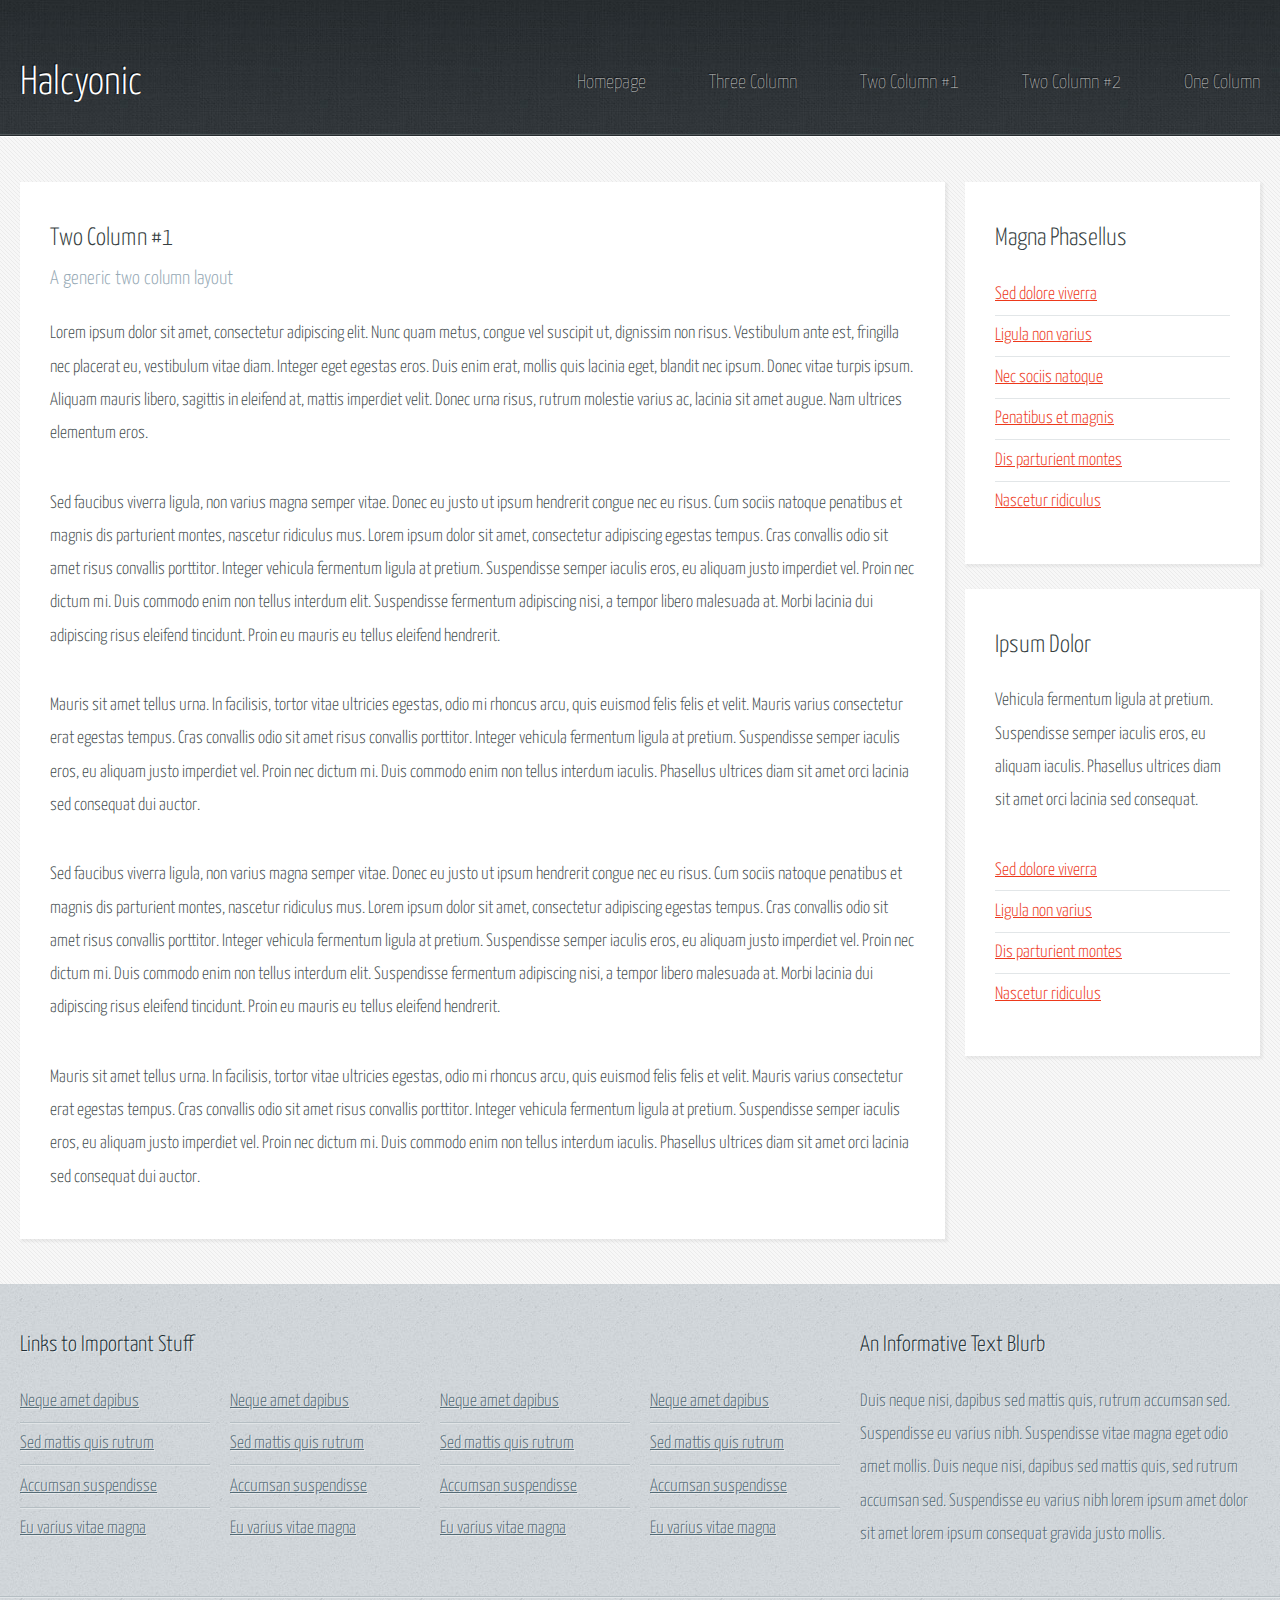
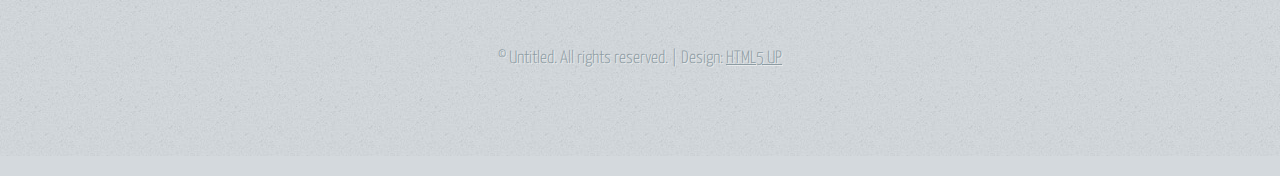
<file: travel/twocolumn1.html>
<!DOCTYPE HTML>
<!--
	Halcyonic by HTML5 UP
	html5up.net | @ajlkn
	Free for personal and commercial use under the CCA 3.0 license (html5up.net/license)
-->
<html>
	<head>
		<title>Two Column 1 - Halcyonic by HTML5 UP</title>
		<meta charset="utf-8" />
		<meta name="viewport" content="width=device-width, initial-scale=1, user-scalable=no" />
		<link rel="stylesheet" href="assets/css/main.css" />
	</head>
	<body class="subpage">
		<div id="page-wrapper">

			<!-- Header -->
				<section id="header">
					<div class="container">
						<div class="row">
							<div class="col-12">

								<!-- Logo -->
									<h1><a href="index.html" id="logo">Halcyonic</a></h1>

								<!-- Nav -->
									<nav id="nav">
										<a href="index.html">Homepage</a>
										<a href="threecolumn.html">Three Column</a>
										<a href="twocolumn1.html">Two Column #1</a>
										<a href="twocolumn2.html">Two Column #2</a>
										<a href="onecolumn.html">One Column</a>
									</nav>

							</div>
						</div>
					</div>
				</section>

			<!-- Content -->
				<section id="content">
					<div class="container">
						<div class="row">
							<div class="col-9 col-12-medium">

								<!-- Main Content -->
									<section>
										<header>
											<h2>Two Column #1</h2>
											<h3>A generic two column layout</h3>
										</header>
										<p>
											Lorem ipsum dolor sit amet, consectetur adipiscing elit. Nunc quam metus, congue
											vel suscipit ut, dignissim non risus. Vestibulum ante est, fringilla nec placerat
											eu, vestibulum vitae diam. Integer eget egestas eros. Duis enim erat, mollis quis
											lacinia eget, blandit nec ipsum. Donec vitae turpis ipsum. Aliquam mauris libero,
											sagittis in eleifend at, mattis imperdiet velit. Donec urna risus, rutrum molestie
											varius ac, lacinia sit amet augue. Nam ultrices elementum eros.
										</p>
										<p>
											Sed faucibus viverra ligula, non varius magna semper vitae. Donec eu justo ut ipsum
											hendrerit congue nec eu risus. Cum sociis natoque penatibus et magnis dis parturient
											montes, nascetur ridiculus mus. Lorem ipsum dolor sit amet, consectetur adipiscing
											egestas tempus. Cras convallis odio sit amet risus convallis porttitor. Integer
											vehicula fermentum ligula at pretium. Suspendisse semper iaculis eros, eu aliquam
											justo imperdiet vel. Proin nec dictum mi. Duis commodo enim non tellus interdum
											elit. Suspendisse fermentum adipiscing nisi, a tempor libero malesuada at. Morbi
											lacinia dui adipiscing risus eleifend tincidunt. Proin eu mauris eu tellus eleifend
											hendrerit.
										</p>
										<p>
											Mauris sit amet tellus urna. In facilisis, tortor vitae ultricies egestas, odio
											mi rhoncus arcu, quis euismod felis felis et velit. Mauris varius consectetur erat
											egestas tempus. Cras convallis odio sit amet risus convallis porttitor. Integer
											vehicula fermentum ligula at pretium. Suspendisse semper iaculis eros, eu aliquam
											justo imperdiet vel. Proin nec dictum mi. Duis commodo enim non tellus interdum
											iaculis. Phasellus ultrices diam sit amet orci lacinia sed consequat dui auctor.
										</p>
										<p>
											Sed faucibus viverra ligula, non varius magna semper vitae. Donec eu justo ut ipsum
											hendrerit congue nec eu risus. Cum sociis natoque penatibus et magnis dis parturient
											montes, nascetur ridiculus mus. Lorem ipsum dolor sit amet, consectetur adipiscing
											egestas tempus. Cras convallis odio sit amet risus convallis porttitor. Integer
											vehicula fermentum ligula at pretium. Suspendisse semper iaculis eros, eu aliquam
											justo imperdiet vel. Proin nec dictum mi. Duis commodo enim non tellus interdum
											elit. Suspendisse fermentum adipiscing nisi, a tempor libero malesuada at. Morbi
											lacinia dui adipiscing risus eleifend tincidunt. Proin eu mauris eu tellus eleifend
											hendrerit.
										</p>
										<p>
											Mauris sit amet tellus urna. In facilisis, tortor vitae ultricies egestas, odio
											mi rhoncus arcu, quis euismod felis felis et velit. Mauris varius consectetur erat
											egestas tempus. Cras convallis odio sit amet risus convallis porttitor. Integer
											vehicula fermentum ligula at pretium. Suspendisse semper iaculis eros, eu aliquam
											justo imperdiet vel. Proin nec dictum mi. Duis commodo enim non tellus interdum
											iaculis. Phasellus ultrices diam sit amet orci lacinia sed consequat dui auctor.
										</p>
									</section>

							</div>
							<div class="col-3 col-12-medium">

								<!-- Sidebar -->
									<section>
										<header>
											<h2>Magna Phasellus</h2>
										</header>
										<ul class="link-list">
											<li><a href="#">Sed dolore viverra</a></li>
											<li><a href="#">Ligula non varius</a></li>
											<li><a href="#">Nec sociis natoque</a></li>
											<li><a href="#">Penatibus et magnis</a></li>
											<li><a href="#">Dis parturient montes</a></li>
											<li><a href="#">Nascetur ridiculus</a></li>
										</ul>
									</section>
									<section>
										<header>
											<h2>Ipsum Dolor</h2>
										</header>
										<p>
											Vehicula fermentum ligula at pretium. Suspendisse semper iaculis eros, eu aliquam
											iaculis. Phasellus ultrices diam sit amet orci lacinia sed consequat.
										</p>
										<ul class="link-list">
											<li><a href="#">Sed dolore viverra</a></li>
											<li><a href="#">Ligula non varius</a></li>
											<li><a href="#">Dis parturient montes</a></li>
											<li><a href="#">Nascetur ridiculus</a></li>
										</ul>
									</section>

							</div>
						</div>
					</div>
				</section>

			<!-- Footer -->
				<section id="footer">
					<div class="container">
						<div class="row">
							<div class="col-8 col-12-medium">

								<!-- Links -->
									<section>
										<h2>Links to Important Stuff</h2>
										<div>
											<div class="row">
												<div class="col-3 col-12-small">
													<ul class="link-list last-child">
														<li><a href="#">Neque amet dapibus</a></li>
														<li><a href="#">Sed mattis quis rutrum</a></li>
														<li><a href="#">Accumsan suspendisse</a></li>
														<li><a href="#">Eu varius vitae magna</a></li>
													</ul>
												</div>
												<div class="col-3 col-12-small">
													<ul class="link-list last-child">
														<li><a href="#">Neque amet dapibus</a></li>
														<li><a href="#">Sed mattis quis rutrum</a></li>
														<li><a href="#">Accumsan suspendisse</a></li>
														<li><a href="#">Eu varius vitae magna</a></li>
													</ul>
												</div>
												<div class="col-3 col-12-small">
													<ul class="link-list last-child">
														<li><a href="#">Neque amet dapibus</a></li>
														<li><a href="#">Sed mattis quis rutrum</a></li>
														<li><a href="#">Accumsan suspendisse</a></li>
														<li><a href="#">Eu varius vitae magna</a></li>
													</ul>
												</div>
												<div class="col-3 col-12-small">
													<ul class="link-list last-child">
														<li><a href="#">Neque amet dapibus</a></li>
														<li><a href="#">Sed mattis quis rutrum</a></li>
														<li><a href="#">Accumsan suspendisse</a></li>
														<li><a href="#">Eu varius vitae magna</a></li>
													</ul>
												</div>
											</div>
										</div>
									</section>

							</div>
							<div class="col-4 col-12-medium imp-medium">

								<!-- Blurb -->
									<section>
										<h2>An Informative Text Blurb</h2>
										<p>
											Duis neque nisi, dapibus sed mattis quis, rutrum accumsan sed. Suspendisse eu
											varius nibh. Suspendisse vitae magna eget odio amet mollis. Duis neque nisi,
											dapibus sed mattis quis, sed rutrum accumsan sed. Suspendisse eu varius nibh
											lorem ipsum amet dolor sit amet lorem ipsum consequat gravida justo mollis.
										</p>
									</section>

							</div>
						</div>
					</div>
				</section>

			<!-- Copyright -->
				<div id="copyright">
					&copy; Untitled. All rights reserved. | Design: <a href="http://html5up.net">HTML5 UP</a>
				</div>

		</div>

		<!-- Scripts -->
			<script src="assets/js/jquery.min.js"></script>
			<script src="assets/js/browser.min.js"></script>
			<script src="assets/js/breakpoints.min.js"></script>
			<script src="assets/js/util.js"></script>
			<script src="assets/js/main.js"></script>

	</body>
</html>
</file>
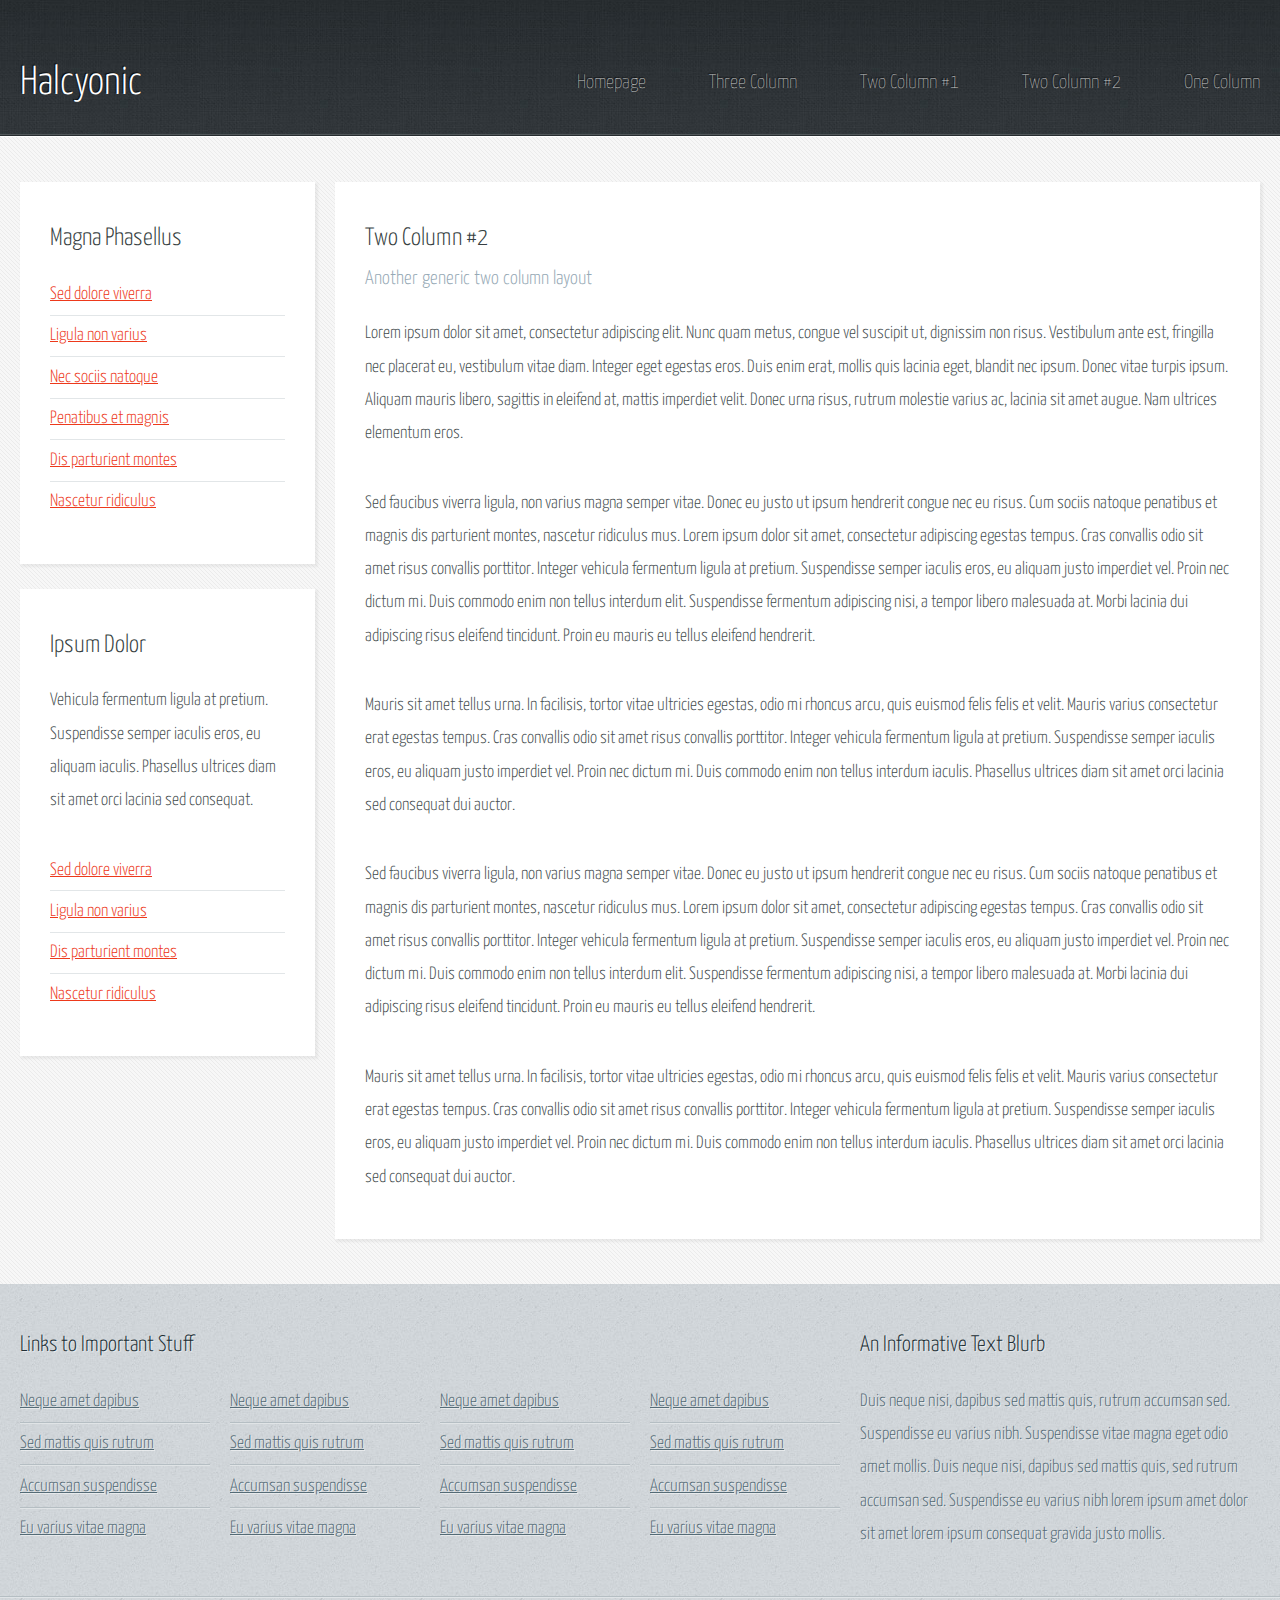
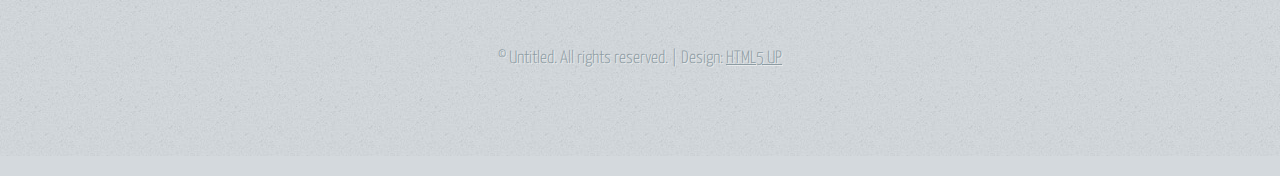
<file: travel/twocolumn2.html>
<!DOCTYPE HTML>
<!--
	Halcyonic by HTML5 UP
	html5up.net | @ajlkn
	Free for personal and commercial use under the CCA 3.0 license (html5up.net/license)
-->
<html>
	<head>
		<title>Two Column 2 - Halcyonic by HTML5 UP</title>
		<meta charset="utf-8" />
		<meta name="viewport" content="width=device-width, initial-scale=1, user-scalable=no" />
		<link rel="stylesheet" href="assets/css/main.css" />
	</head>
	<body class="subpage">
		<div id="page-wrapper">

			<!-- Header -->
				<section id="header">
					<div class="container">
						<div class="row">
							<div class="col-12">

								<!-- Logo -->
									<h1><a href="index.html" id="logo">Halcyonic</a></h1>

								<!-- Nav -->
									<nav id="nav">
										<a href="index.html">Homepage</a>
										<a href="threecolumn.html">Three Column</a>
										<a href="twocolumn1.html">Two Column #1</a>
										<a href="twocolumn2.html">Two Column #2</a>
										<a href="onecolumn.html">One Column</a>
									</nav>

							</div>
						</div>
					</div>
				</section>

			<!-- Content -->
				<section id="content">
					<div class="container">
						<div class="row">
							<div class="col-3 col-12-medium">

								<!-- Sidebar -->
									<section>
										<header>
											<h2>Magna Phasellus</h2>
										</header>
										<ul class="link-list">
											<li><a href="#">Sed dolore viverra</a></li>
											<li><a href="#">Ligula non varius</a></li>
											<li><a href="#">Nec sociis natoque</a></li>
											<li><a href="#">Penatibus et magnis</a></li>
											<li><a href="#">Dis parturient montes</a></li>
											<li><a href="#">Nascetur ridiculus</a></li>
										</ul>
									</section>
									<section>
										<header>
											<h2>Ipsum Dolor</h2>
										</header>
										<p>
											Vehicula fermentum ligula at pretium. Suspendisse semper iaculis eros, eu aliquam
											iaculis. Phasellus ultrices diam sit amet orci lacinia sed consequat.
										</p>
										<ul class="link-list">
											<li><a href="#">Sed dolore viverra</a></li>
											<li><a href="#">Ligula non varius</a></li>
											<li><a href="#">Dis parturient montes</a></li>
											<li><a href="#">Nascetur ridiculus</a></li>
										</ul>
									</section>

							</div>
							<div class="col-9 col-12-medium imp-medium">

								<!-- Main Content -->
									<section>
										<header>
											<h2>Two Column #2</h2>
											<h3>Another generic two column layout</h3>
										</header>
										<p>
											Lorem ipsum dolor sit amet, consectetur adipiscing elit. Nunc quam metus, congue
											vel suscipit ut, dignissim non risus. Vestibulum ante est, fringilla nec placerat
											eu, vestibulum vitae diam. Integer eget egestas eros. Duis enim erat, mollis quis
											lacinia eget, blandit nec ipsum. Donec vitae turpis ipsum. Aliquam mauris libero,
											sagittis in eleifend at, mattis imperdiet velit. Donec urna risus, rutrum molestie
											varius ac, lacinia sit amet augue. Nam ultrices elementum eros.
										</p>
										<p>
											Sed faucibus viverra ligula, non varius magna semper vitae. Donec eu justo ut ipsum
											hendrerit congue nec eu risus. Cum sociis natoque penatibus et magnis dis parturient
											montes, nascetur ridiculus mus. Lorem ipsum dolor sit amet, consectetur adipiscing
											egestas tempus. Cras convallis odio sit amet risus convallis porttitor. Integer
											vehicula fermentum ligula at pretium. Suspendisse semper iaculis eros, eu aliquam
											justo imperdiet vel. Proin nec dictum mi. Duis commodo enim non tellus interdum
											elit. Suspendisse fermentum adipiscing nisi, a tempor libero malesuada at. Morbi
											lacinia dui adipiscing risus eleifend tincidunt. Proin eu mauris eu tellus eleifend
											hendrerit.
										</p>
										<p>
											Mauris sit amet tellus urna. In facilisis, tortor vitae ultricies egestas, odio
											mi rhoncus arcu, quis euismod felis felis et velit. Mauris varius consectetur erat
											egestas tempus. Cras convallis odio sit amet risus convallis porttitor. Integer
											vehicula fermentum ligula at pretium. Suspendisse semper iaculis eros, eu aliquam
											justo imperdiet vel. Proin nec dictum mi. Duis commodo enim non tellus interdum
											iaculis. Phasellus ultrices diam sit amet orci lacinia sed consequat dui auctor.
										</p>
										<p>
											Sed faucibus viverra ligula, non varius magna semper vitae. Donec eu justo ut ipsum
											hendrerit congue nec eu risus. Cum sociis natoque penatibus et magnis dis parturient
											montes, nascetur ridiculus mus. Lorem ipsum dolor sit amet, consectetur adipiscing
											egestas tempus. Cras convallis odio sit amet risus convallis porttitor. Integer
											vehicula fermentum ligula at pretium. Suspendisse semper iaculis eros, eu aliquam
											justo imperdiet vel. Proin nec dictum mi. Duis commodo enim non tellus interdum
											elit. Suspendisse fermentum adipiscing nisi, a tempor libero malesuada at. Morbi
											lacinia dui adipiscing risus eleifend tincidunt. Proin eu mauris eu tellus eleifend
											hendrerit.
										</p>
										<p>
											Mauris sit amet tellus urna. In facilisis, tortor vitae ultricies egestas, odio
											mi rhoncus arcu, quis euismod felis felis et velit. Mauris varius consectetur erat
											egestas tempus. Cras convallis odio sit amet risus convallis porttitor. Integer
											vehicula fermentum ligula at pretium. Suspendisse semper iaculis eros, eu aliquam
											justo imperdiet vel. Proin nec dictum mi. Duis commodo enim non tellus interdum
											iaculis. Phasellus ultrices diam sit amet orci lacinia sed consequat dui auctor.
										</p>
									</section>

							</div>
						</div>
					</div>
				</section>

			<!-- Footer -->
				<section id="footer">
					<div class="container">
						<div class="row">
							<div class="col-8 col-12-medium">

								<!-- Links -->
									<section>
										<h2>Links to Important Stuff</h2>
										<div>
											<div class="row">
												<div class="col-3 col-12-small">
													<ul class="link-list last-child">
														<li><a href="#">Neque amet dapibus</a></li>
														<li><a href="#">Sed mattis quis rutrum</a></li>
														<li><a href="#">Accumsan suspendisse</a></li>
														<li><a href="#">Eu varius vitae magna</a></li>
													</ul>
												</div>
												<div class="col-3 col-12-small">
													<ul class="link-list last-child">
														<li><a href="#">Neque amet dapibus</a></li>
														<li><a href="#">Sed mattis quis rutrum</a></li>
														<li><a href="#">Accumsan suspendisse</a></li>
														<li><a href="#">Eu varius vitae magna</a></li>
													</ul>
												</div>
												<div class="col-3 col-12-small">
													<ul class="link-list last-child">
														<li><a href="#">Neque amet dapibus</a></li>
														<li><a href="#">Sed mattis quis rutrum</a></li>
														<li><a href="#">Accumsan suspendisse</a></li>
														<li><a href="#">Eu varius vitae magna</a></li>
													</ul>
												</div>
												<div class="col-3 col-12-small">
													<ul class="link-list last-child">
														<li><a href="#">Neque amet dapibus</a></li>
														<li><a href="#">Sed mattis quis rutrum</a></li>
														<li><a href="#">Accumsan suspendisse</a></li>
														<li><a href="#">Eu varius vitae magna</a></li>
													</ul>
												</div>
											</div>
										</div>
									</section>

							</div>
							<div class="col-4 col-12-medium imp-medium">

								<!-- Blurb -->
									<section>
										<h2>An Informative Text Blurb</h2>
										<p>
											Duis neque nisi, dapibus sed mattis quis, rutrum accumsan sed. Suspendisse eu
											varius nibh. Suspendisse vitae magna eget odio amet mollis. Duis neque nisi,
											dapibus sed mattis quis, sed rutrum accumsan sed. Suspendisse eu varius nibh
											lorem ipsum amet dolor sit amet lorem ipsum consequat gravida justo mollis.
										</p>
									</section>

							</div>
						</div>
					</div>
				</section>

			<!-- Copyright -->
				<div id="copyright">
					&copy; Untitled. All rights reserved. | Design: <a href="http://html5up.net">HTML5 UP</a>
				</div>

		</div>

		<!-- Scripts -->
			<script src="assets/js/jquery.min.js"></script>
			<script src="assets/js/browser.min.js"></script>
			<script src="assets/js/breakpoints.min.js"></script>
			<script src="assets/js/util.js"></script>
			<script src="assets/js/main.js"></script>

	</body>
</html>
</file>
<file: travels abroad/assets/css/noscript.css>
/*
	Multiverse by HTML5 UP
	html5up.net | @ajlkn
	Free for personal and commercial use under the CCA 3.0 license (html5up.net/license)
*/

/* Wrapper */

	body.is-preload #wrapper:before {
		display: none;
	}

/* Main */

	body.is-preload #main .thumb {
		pointer-events: auto;
		opacity: 1;
	}

/* Header */

	body.is-preload #header {
		-moz-transform: none;
		-webkit-transform: none;
		-ms-transform: none;
		transform: none;
	}
</file>
<file: abroad/assets/css/noscript.css>
/*
	Multiverse by HTML5 UP
	html5up.net | @ajlkn
	Free for personal and commercial use under the CCA 3.0 license (html5up.net/license)
*/

/* Wrapper */

	body.is-preload #wrapper:before {
		display: none;
	}

/* Main */

	body.is-preload #main .thumb {
		pointer-events: auto;
		opacity: 1;
	}

/* Header */

	body.is-preload #header {
		-moz-transform: none;
		-webkit-transform: none;
		-ms-transform: none;
		transform: none;
	}
</file>
<file: books/assets/css/noscript.css>
/*
	Overflow by HTML5 UP
	html5up.net | @ajlkn
	Free for personal and commercial use under the CCA 3.0 license (html5up.net/license)
*/

/* Header */

	body.is-preload #header {
		opacity: 1;
	}

		body.is-preload #header footer {
			-moz-transform: none;
			-webkit-transform: none;
			-ms-transform: none;
			transform: none;
			opacity: 1;
		}
</file>
<file: facts/assets/css/noscript.css>
/*
	Overflow by HTML5 UP
	html5up.net | @ajlkn
	Free for personal and commercial use under the CCA 3.0 license (html5up.net/license)
*/

/* Header */

	body.is-preload #header {
		opacity: 1;
	}

		body.is-preload #header footer {
			-moz-transform: none;
			-webkit-transform: none;
			-ms-transform: none;
			transform: none;
			opacity: 1;
		}
</file>
<file: tips/assets/css/noscript.css>
/*
	Overflow by HTML5 UP
	html5up.net | @ajlkn
	Free for personal and commercial use under the CCA 3.0 license (html5up.net/license)
*/

/* Header */

	body.is-preload #header {
		opacity: 1;
	}

		body.is-preload #header footer {
			-moz-transform: none;
			-webkit-transform: none;
			-ms-transform: none;
			transform: none;
			opacity: 1;
		}
</file>
<file: travel/assets/css/main.css>
@import url("https://fonts.googleapis.com/css?family=Yanone+Kaffeesatz:400,300,200");

/*
	Halcyonic by HTML5 UP
	html5up.net | @ajlkn
	Free for personal and commercial use under the CCA 3.0 license (html5up.net/license)
*/

html, body, div, span, applet, object,
iframe, h1, h2, h3, h4, h5, h6, p, blockquote,
pre, a, abbr, acronym, address, big, cite,
code, del, dfn, em, img, ins, kbd, q, s, samp,
small, strike, strong, sub, sup, tt, var, b,
u, i, center, dl, dt, dd, ol, ul, li, fieldset,
form, label, legend, table, caption, tbody,
tfoot, thead, tr, th, td, article, aside,
canvas, details, embed, figure, figcaption,
footer, header, hgroup, menu, nav, output, ruby,
section, summary, time, mark, audio, video {
	margin: 0;
	padding: 0;
	border: 0;
	font-size: 100%;
	font: inherit;
	vertical-align: baseline;}

article, aside, details, figcaption, figure,
footer, header, hgroup, menu, nav, section {
	display: block;}

body {
	line-height: 1;
}

ol, ul {
	list-style: none;
}

blockquote, q {
	quotes: none;
}

	blockquote:before, blockquote:after, q:before, q:after {
		content: '';
		content: none;
	}

table {
	border-collapse: collapse;
	border-spacing: 0;
}

body {
	-webkit-text-size-adjust: none;
}

mark {
	background-color: transparent;
	color: inherit;
}

input::-moz-focus-inner {
	border: 0;
	padding: 0;
}

input, select, textarea {
	-moz-appearance: none;
	-webkit-appearance: none;
	-ms-appearance: none;
	appearance: none;
}

/* Basic */

	html {
		box-sizing: border-box;
	}

	*, *:before, *:after {
		box-sizing: inherit;
	}

	body {
		background: #D4D9DD url("images/bg03.jpg");
		color: #474f51;
		font-size: 13.5pt;
		font-family: 'Yanone Kaffeesatz';
		line-height: 1.85em;
		font-weight: 300;
	}

	input, textarea, select {
		color: #474f51;
		font-size: 13.5pt;
		font-family: 'Yanone Kaffeesatz';
		line-height: 1.85em;
		font-weight: 300;
	}

	ul, ol, p, dl {
		margin: 0 0 2em 0;
	}

	a {
		text-decoration: underline;
	}

		a:hover {
			text-decoration: none;
		}

	section > :last-child,
	section:last-child,
	.last-child {
		margin-bottom: 0 !important;
	}

/* Container */

	.container {
		margin: 0 auto;
		max-width: 100%;
		width: 1200px;
	}

		@media screen and (max-width: 1680px) {

			.container {
				width: 1200px;
			}

		}

		@media screen and (max-width: 1280px) {

			.container {
				width: calc(100% - 40px);
			}

		}

		@media screen and (max-width: 980px) {

			.container {
				width: calc(100% - 50px);
			}

		}

		@media screen and (max-width: 736px) {

			.container {
				width: calc(100% - 40px);
			}

		}

/* Row */

	.row {
		display: flex;
		flex-wrap: wrap;
		box-sizing: border-box;
		align-items: stretch;
	}

		.row > * {
			box-sizing: border-box;
		}

		.row.gtr-uniform > * > :last-child {
			margin-bottom: 0;
		}

		.row.aln-left {
			justify-content: flex-start;
		}

		.row.aln-center {
			justify-content: center;
		}

		.row.aln-right {
			justify-content: flex-end;
		}

		.row.aln-top {
			align-items: flex-start;
		}

		.row.aln-middle {
			align-items: center;
		}

		.row.aln-bottom {
			align-items: flex-end;
		}

		.row > .imp {
			order: -1;
		}

		.row > .col-1 {
			width: 8.33333%;
		}

		.row > .off-1 {
			margin-left: 8.33333%;
		}

		.row > .col-2 {
			width: 16.66667%;
		}

		.row > .off-2 {
			margin-left: 16.66667%;
		}

		.row > .col-3 {
			width: 25%;
		}

		.row > .off-3 {
			margin-left: 25%;
		}

		.row > .col-4 {
			width: 33.33333%;
		}

		.row > .off-4 {
			margin-left: 33.33333%;
		}

		.row > .col-5 {
			width: 41.66667%;
		}

		.row > .off-5 {
			margin-left: 41.66667%;
		}

		.row > .col-6 {
			width: 50%;
		}

		.row > .off-6 {
			margin-left: 50%;
		}

		.row > .col-7 {
			width: 58.33333%;
		}

		.row > .off-7 {
			margin-left: 58.33333%;
		}

		.row > .col-8 {
			width: 66.66667%;
		}

		.row > .off-8 {
			margin-left: 66.66667%;
		}

		.row > .col-9 {
			width: 75%;
		}

		.row > .off-9 {
			margin-left: 75%;
		}

		.row > .col-10 {
			width: 83.33333%;
		}

		.row > .off-10 {
			margin-left: 83.33333%;
		}

		.row > .col-11 {
			width: 91.66667%;
		}

		.row > .off-11 {
			margin-left: 91.66667%;
		}

		.row > .col-12 {
			width: 100%;
		}

		.row > .off-12 {
			margin-left: 100%;
		}

		.row.gtr-0 {
			margin-top: 0px;
			margin-left: 0px;
		}

			.row.gtr-0 > * {
				padding: 0px 0 0 0px;
			}

			.row.gtr-0.gtr-uniform {
				margin-top: 0px;
			}

				.row.gtr-0.gtr-uniform > * {
					padding-top: 0px;
				}

		.row.gtr-25 {
			margin-top: -6.25px;
			margin-left: -6.25px;
		}

			.row.gtr-25 > * {
				padding: 6.25px 0 0 6.25px;
			}

			.row.gtr-25.gtr-uniform {
				margin-top: -6.25px;
			}

				.row.gtr-25.gtr-uniform > * {
					padding-top: 6.25px;
				}

		.row.gtr-50 {
			margin-top: -12.5px;
			margin-left: -12.5px;
		}

			.row.gtr-50 > * {
				padding: 12.5px 0 0 12.5px;
			}

			.row.gtr-50.gtr-uniform {
				margin-top: -12.5px;
			}

				.row.gtr-50.gtr-uniform > * {
					padding-top: 12.5px;
				}

		.row {
			margin-top: -25px;
			margin-left: -25px;
		}

			.row > * {
				padding: 25px 0 0 25px;
			}

			.row.gtr-uniform {
				margin-top: -25px;
			}

				.row.gtr-uniform > * {
					padding-top: 25px;
				}

		.row.gtr-150 {
			margin-top: -37.5px;
			margin-left: -37.5px;
		}

			.row.gtr-150 > * {
				padding: 37.5px 0 0 37.5px;
			}

			.row.gtr-150.gtr-uniform {
				margin-top: -37.5px;
			}

				.row.gtr-150.gtr-uniform > * {
					padding-top: 37.5px;
				}

		.row.gtr-200 {
			margin-top: -50px;
			margin-left: -50px;
		}

			.row.gtr-200 > * {
				padding: 50px 0 0 50px;
			}

			.row.gtr-200.gtr-uniform {
				margin-top: -50px;
			}

				.row.gtr-200.gtr-uniform > * {
					padding-top: 50px;
				}

		@media screen and (max-width: 1680px) {

			.row {
				display: flex;
				flex-wrap: wrap;
				box-sizing: border-box;
				align-items: stretch;
			}

				.row > * {
					box-sizing: border-box;
				}

				.row.gtr-uniform > * > :last-child {
					margin-bottom: 0;
				}

				.row.aln-left {
					justify-content: flex-start;
				}

				.row.aln-center {
					justify-content: center;
				}

				.row.aln-right {
					justify-content: flex-end;
				}

				.row.aln-top {
					align-items: flex-start;
				}

				.row.aln-middle {
					align-items: center;
				}

				.row.aln-bottom {
					align-items: flex-end;
				}

				.row > .imp-xlarge {
					order: -1;
				}

				.row > .col-1-xlarge {
					width: 8.33333%;
				}

				.row > .off-1-xlarge {
					margin-left: 8.33333%;
				}

				.row > .col-2-xlarge {
					width: 16.66667%;
				}

				.row > .off-2-xlarge {
					margin-left: 16.66667%;
				}

				.row > .col-3-xlarge {
					width: 25%;
				}

				.row > .off-3-xlarge {
					margin-left: 25%;
				}

				.row > .col-4-xlarge {
					width: 33.33333%;
				}

				.row > .off-4-xlarge {
					margin-left: 33.33333%;
				}

				.row > .col-5-xlarge {
					width: 41.66667%;
				}

				.row > .off-5-xlarge {
					margin-left: 41.66667%;
				}

				.row > .col-6-xlarge {
					width: 50%;
				}

				.row > .off-6-xlarge {
					margin-left: 50%;
				}

				.row > .col-7-xlarge {
					width: 58.33333%;
				}

				.row > .off-7-xlarge {
					margin-left: 58.33333%;
				}

				.row > .col-8-xlarge {
					width: 66.66667%;
				}

				.row > .off-8-xlarge {
					margin-left: 66.66667%;
				}

				.row > .col-9-xlarge {
					width: 75%;
				}

				.row > .off-9-xlarge {
					margin-left: 75%;
				}

				.row > .col-10-xlarge {
					width: 83.33333%;
				}

				.row > .off-10-xlarge {
					margin-left: 83.33333%;
				}

				.row > .col-11-xlarge {
					width: 91.66667%;
				}

				.row > .off-11-xlarge {
					margin-left: 91.66667%;
				}

				.row > .col-12-xlarge {
					width: 100%;
				}

				.row > .off-12-xlarge {
					margin-left: 100%;
				}

				.row.gtr-0 {
					margin-top: 0px;
					margin-left: 0px;
				}

					.row.gtr-0 > * {
						padding: 0px 0 0 0px;
					}

					.row.gtr-0.gtr-uniform {
						margin-top: 0px;
					}

						.row.gtr-0.gtr-uniform > * {
							padding-top: 0px;
						}

				.row.gtr-25 {
					margin-top: -6.25px;
					margin-left: -6.25px;
				}

					.row.gtr-25 > * {
						padding: 6.25px 0 0 6.25px;
					}

					.row.gtr-25.gtr-uniform {
						margin-top: -6.25px;
					}

						.row.gtr-25.gtr-uniform > * {
							padding-top: 6.25px;
						}

				.row.gtr-50 {
					margin-top: -12.5px;
					margin-left: -12.5px;
				}

					.row.gtr-50 > * {
						padding: 12.5px 0 0 12.5px;
					}

					.row.gtr-50.gtr-uniform {
						margin-top: -12.5px;
					}

						.row.gtr-50.gtr-uniform > * {
							padding-top: 12.5px;
						}

				.row {
					margin-top: -25px;
					margin-left: -25px;
				}

					.row > * {
						padding: 25px 0 0 25px;
					}

					.row.gtr-uniform {
						margin-top: -25px;
					}

						.row.gtr-uniform > * {
							padding-top: 25px;
						}

				.row.gtr-150 {
					margin-top: -37.5px;
					margin-left: -37.5px;
				}

					.row.gtr-150 > * {
						padding: 37.5px 0 0 37.5px;
					}

					.row.gtr-150.gtr-uniform {
						margin-top: -37.5px;
					}

						.row.gtr-150.gtr-uniform > * {
							padding-top: 37.5px;
						}

				.row.gtr-200 {
					margin-top: -50px;
					margin-left: -50px;
				}

					.row.gtr-200 > * {
						padding: 50px 0 0 50px;
					}

					.row.gtr-200.gtr-uniform {
						margin-top: -50px;
					}

						.row.gtr-200.gtr-uniform > * {
							padding-top: 50px;
						}

		}

		@media screen and (max-width: 1280px) {

			.row {
				display: flex;
				flex-wrap: wrap;
				box-sizing: border-box;
				align-items: stretch;
			}

				.row > * {
					box-sizing: border-box;
				}

				.row.gtr-uniform > * > :last-child {
					margin-bottom: 0;
				}

				.row.aln-left {
					justify-content: flex-start;
				}

				.row.aln-center {
					justify-content: center;
				}

				.row.aln-right {
					justify-content: flex-end;
				}

				.row.aln-top {
					align-items: flex-start;
				}

				.row.aln-middle {
					align-items: center;
				}

				.row.aln-bottom {
					align-items: flex-end;
				}

				.row > .imp-large {
					order: -1;
				}

				.row > .col-1-large {
					width: 8.33333%;
				}

				.row > .off-1-large {
					margin-left: 8.33333%;
				}

				.row > .col-2-large {
					width: 16.66667%;
				}

				.row > .off-2-large {
					margin-left: 16.66667%;
				}

				.row > .col-3-large {
					width: 25%;
				}

				.row > .off-3-large {
					margin-left: 25%;
				}

				.row > .col-4-large {
					width: 33.33333%;
				}

				.row > .off-4-large {
					margin-left: 33.33333%;
				}

				.row > .col-5-large {
					width: 41.66667%;
				}

				.row > .off-5-large {
					margin-left: 41.66667%;
				}

				.row > .col-6-large {
					width: 50%;
				}

				.row > .off-6-large {
					margin-left: 50%;
				}

				.row > .col-7-large {
					width: 58.33333%;
				}

				.row > .off-7-large {
					margin-left: 58.33333%;
				}

				.row > .col-8-large {
					width: 66.66667%;
				}

				.row > .off-8-large {
					margin-left: 66.66667%;
				}

				.row > .col-9-large {
					width: 75%;
				}

				.row > .off-9-large {
					margin-left: 75%;
				}

				.row > .col-10-large {
					width: 83.33333%;
				}

				.row > .off-10-large {
					margin-left: 83.33333%;
				}

				.row > .col-11-large {
					width: 91.66667%;
				}

				.row > .off-11-large {
					margin-left: 91.66667%;
				}

				.row > .col-12-large {
					width: 100%;
				}

				.row > .off-12-large {
					margin-left: 100%;
				}

				.row.gtr-0 {
					margin-top: 0px;
					margin-left: 0px;
				}

					.row.gtr-0 > * {
						padding: 0px 0 0 0px;
					}

					.row.gtr-0.gtr-uniform {
						margin-top: 0px;
					}

						.row.gtr-0.gtr-uniform > * {
							padding-top: 0px;
						}

				.row.gtr-25 {
					margin-top: -5px;
					margin-left: -5px;
				}

					.row.gtr-25 > * {
						padding: 5px 0 0 5px;
					}

					.row.gtr-25.gtr-uniform {
						margin-top: -5px;
					}

						.row.gtr-25.gtr-uniform > * {
							padding-top: 5px;
						}

				.row.gtr-50 {
					margin-top: -10px;
					margin-left: -10px;
				}

					.row.gtr-50 > * {
						padding: 10px 0 0 10px;
					}

					.row.gtr-50.gtr-uniform {
						margin-top: -10px;
					}

						.row.gtr-50.gtr-uniform > * {
							padding-top: 10px;
						}

				.row {
					margin-top: -20px;
					margin-left: -20px;
				}

					.row > * {
						padding: 20px 0 0 20px;
					}

					.row.gtr-uniform {
						margin-top: -20px;
					}

						.row.gtr-uniform > * {
							padding-top: 20px;
						}

				.row.gtr-150 {
					margin-top: -30px;
					margin-left: -30px;
				}

					.row.gtr-150 > * {
						padding: 30px 0 0 30px;
					}

					.row.gtr-150.gtr-uniform {
						margin-top: -30px;
					}

						.row.gtr-150.gtr-uniform > * {
							padding-top: 30px;
						}

				.row.gtr-200 {
					margin-top: -40px;
					margin-left: -40px;
				}

					.row.gtr-200 > * {
						padding: 40px 0 0 40px;
					}

					.row.gtr-200.gtr-uniform {
						margin-top: -40px;
					}

						.row.gtr-200.gtr-uniform > * {
							padding-top: 40px;
						}

		}

		@media screen and (max-width: 980px) {

			.row {
				display: flex;
				flex-wrap: wrap;
				box-sizing: border-box;
				align-items: stretch;
			}

				.row > * {
					box-sizing: border-box;
				}

				.row.gtr-uniform > * > :last-child {
					margin-bottom: 0;
				}

				.row.aln-left {
					justify-content: flex-start;
				}

				.row.aln-center {
					justify-content: center;
				}

				.row.aln-right {
					justify-content: flex-end;
				}

				.row.aln-top {
					align-items: flex-start;
				}

				.row.aln-middle {
					align-items: center;
				}

				.row.aln-bottom {
					align-items: flex-end;
				}

				.row > .imp-medium {
					order: -1;
				}

				.row > .col-1-medium {
					width: 8.33333%;
				}

				.row > .off-1-medium {
					margin-left: 8.33333%;
				}

				.row > .col-2-medium {
					width: 16.66667%;
				}

				.row > .off-2-medium {
					margin-left: 16.66667%;
				}

				.row > .col-3-medium {
					width: 25%;
				}

				.row > .off-3-medium {
					margin-left: 25%;
				}

				.row > .col-4-medium {
					width: 33.33333%;
				}

				.row > .off-4-medium {
					margin-left: 33.33333%;
				}

				.row > .col-5-medium {
					width: 41.66667%;
				}

				.row > .off-5-medium {
					margin-left: 41.66667%;
				}

				.row > .col-6-medium {
					width: 50%;
				}

				.row > .off-6-medium {
					margin-left: 50%;
				}

				.row > .col-7-medium {
					width: 58.33333%;
				}

				.row > .off-7-medium {
					margin-left: 58.33333%;
				}

				.row > .col-8-medium {
					width: 66.66667%;
				}

				.row > .off-8-medium {
					margin-left: 66.66667%;
				}

				.row > .col-9-medium {
					width: 75%;
				}

				.row > .off-9-medium {
					margin-left: 75%;
				}

				.row > .col-10-medium {
					width: 83.33333%;
				}

				.row > .off-10-medium {
					margin-left: 83.33333%;
				}

				.row > .col-11-medium {
					width: 91.66667%;
				}

				.row > .off-11-medium {
					margin-left: 91.66667%;
				}

				.row > .col-12-medium {
					width: 100%;
				}

				.row > .off-12-medium {
					margin-left: 100%;
				}

				.row.gtr-0 {
					margin-top: 0px;
					margin-left: 0px;
				}

					.row.gtr-0 > * {
						padding: 0px 0 0 0px;
					}

					.row.gtr-0.gtr-uniform {
						margin-top: 0px;
					}

						.row.gtr-0.gtr-uniform > * {
							padding-top: 0px;
						}

				.row.gtr-25 {
					margin-top: -6.25px;
					margin-left: -6.25px;
				}

					.row.gtr-25 > * {
						padding: 6.25px 0 0 6.25px;
					}

					.row.gtr-25.gtr-uniform {
						margin-top: -6.25px;
					}

						.row.gtr-25.gtr-uniform > * {
							padding-top: 6.25px;
						}

				.row.gtr-50 {
					margin-top: -12.5px;
					margin-left: -12.5px;
				}

					.row.gtr-50 > * {
						padding: 12.5px 0 0 12.5px;
					}

					.row.gtr-50.gtr-uniform {
						margin-top: -12.5px;
					}

						.row.gtr-50.gtr-uniform > * {
							padding-top: 12.5px;
						}

				.row {
					margin-top: -25px;
					margin-left: -25px;
				}

					.row > * {
						padding: 25px 0 0 25px;
					}

					.row.gtr-uniform {
						margin-top: -25px;
					}

						.row.gtr-uniform > * {
							padding-top: 25px;
						}

				.row.gtr-150 {
					margin-top: -37.5px;
					margin-left: -37.5px;
				}

					.row.gtr-150 > * {
						padding: 37.5px 0 0 37.5px;
					}

					.row.gtr-150.gtr-uniform {
						margin-top: -37.5px;
					}

						.row.gtr-150.gtr-uniform > * {
							padding-top: 37.5px;
						}

				.row.gtr-200 {
					margin-top: -50px;
					margin-left: -50px;
				}

					.row.gtr-200 > * {
						padding: 50px 0 0 50px;
					}

					.row.gtr-200.gtr-uniform {
						margin-top: -50px;
					}

						.row.gtr-200.gtr-uniform > * {
							padding-top: 50px;
						}

		}

		@media screen and (max-width: 736px) {

			.row {
				display: flex;
				flex-wrap: wrap;
				box-sizing: border-box;
				align-items: stretch;
			}

				.row > * {
					box-sizing: border-box;
				}

				.row.gtr-uniform > * > :last-child {
					margin-bottom: 0;
				}

				.row.aln-left {
					justify-content: flex-start;
				}

				.row.aln-center {
					justify-content: center;
				}

				.row.aln-right {
					justify-content: flex-end;
				}

				.row.aln-top {
					align-items: flex-start;
				}

				.row.aln-middle {
					align-items: center;
				}

				.row.aln-bottom {
					align-items: flex-end;
				}

				.row > .imp-small {
					order: -1;
				}

				.row > .col-1-small {
					width: 8.33333%;
				}

				.row > .off-1-small {
					margin-left: 8.33333%;
				}

				.row > .col-2-small {
					width: 16.66667%;
				}

				.row > .off-2-small {
					margin-left: 16.66667%;
				}

				.row > .col-3-small {
					width: 25%;
				}

				.row > .off-3-small {
					margin-left: 25%;
				}

				.row > .col-4-small {
					width: 33.33333%;
				}

				.row > .off-4-small {
					margin-left: 33.33333%;
				}

				.row > .col-5-small {
					width: 41.66667%;
				}

				.row > .off-5-small {
					margin-left: 41.66667%;
				}

				.row > .col-6-small {
					width: 50%;
				}

				.row > .off-6-small {
					margin-left: 50%;
				}

				.row > .col-7-small {
					width: 58.33333%;
				}

				.row > .off-7-small {
					margin-left: 58.33333%;
				}

				.row > .col-8-small {
					width: 66.66667%;
				}

				.row > .off-8-small {
					margin-left: 66.66667%;
				}

				.row > .col-9-small {
					width: 75%;
				}

				.row > .off-9-small {
					margin-left: 75%;
				}

				.row > .col-10-small {
					width: 83.33333%;
				}

				.row > .off-10-small {
					margin-left: 83.33333%;
				}

				.row > .col-11-small {
					width: 91.66667%;
				}

				.row > .off-11-small {
					margin-left: 91.66667%;
				}

				.row > .col-12-small {
					width: 100%;
				}

				.row > .off-12-small {
					margin-left: 100%;
				}

				.row.gtr-0 {
					margin-top: 0px;
					margin-left: 0px;
				}

					.row.gtr-0 > * {
						padding: 0px 0 0 0px;
					}

					.row.gtr-0.gtr-uniform {
						margin-top: 0px;
					}

						.row.gtr-0.gtr-uniform > * {
							padding-top: 0px;
						}

				.row.gtr-25 {
					margin-top: -5px;
					margin-left: -5px;
				}

					.row.gtr-25 > * {
						padding: 5px 0 0 5px;
					}

					.row.gtr-25.gtr-uniform {
						margin-top: -5px;
					}

						.row.gtr-25.gtr-uniform > * {
							padding-top: 5px;
						}

				.row.gtr-50 {
					margin-top: -10px;
					margin-left: -10px;
				}

					.row.gtr-50 > * {
						padding: 10px 0 0 10px;
					}

					.row.gtr-50.gtr-uniform {
						margin-top: -10px;
					}

						.row.gtr-50.gtr-uniform > * {
							padding-top: 10px;
						}

				.row {
					margin-top: -20px;
					margin-left: -20px;
				}

					.row > * {
						padding: 20px 0 0 20px;
					}

					.row.gtr-uniform {
						margin-top: -20px;
					}

						.row.gtr-uniform > * {
							padding-top: 20px;
						}

				.row.gtr-150 {
					margin-top: -30px;
					margin-left: -30px;
				}

					.row.gtr-150 > * {
						padding: 30px 0 0 30px;
					}

					.row.gtr-150.gtr-uniform {
						margin-top: -30px;
					}

						.row.gtr-150.gtr-uniform > * {
							padding-top: 30px;
						}

				.row.gtr-200 {
					margin-top: -40px;
					margin-left: -40px;
				}

					.row.gtr-200 > * {
						padding: 40px 0 0 40px;
					}

					.row.gtr-200.gtr-uniform {
						margin-top: -40px;
					}

						.row.gtr-200.gtr-uniform > * {
							padding-top: 40px;
						}

		}

/* Multi-use */

	.link-list li {
		padding: 0.2em 0 0.2em 0;
	}

		.link-list li:first-child {
			padding-top: 0 !important;
			border-top: 0 !important;
		}

		.link-list li:last-child {
			padding-bottom: 0 !important;
			border-bottom: 0 !important;
		}

	.quote-list li {
		padding: 1em 0 1em 0;
		overflow: hidden;
	}

		.quote-list li:first-child {
			padding-top: 0 !important;
			border-top: 0 !important;
		}

		.quote-list li:last-child {
			padding-bottom: 0 !important;
			border-bottom: 0 !important;
		}

		.quote-list li img {
			float: left;
		}

		.quote-list li p {
			margin: 0 0 0 90px;
			font-size: 1.2em;
			font-style: italic;
		}

		.quote-list li span {
			display: block;
			margin-left: 90px;
			font-size: 0.9em;
			font-weight: 400;
		}

	.check-list li {
		padding: 0.7em 0 0.7em 45px;
		font-size: 1.2em;
		background: url("images/icon-checkmark.png") 0px 1.05em no-repeat;
	}

		.check-list li:first-child {
			padding-top: 0 !important;
			border-top: 0 !important;
			background-position: 0 0.3em;
		}

		.check-list li:last-child {
			padding-bottom: 0 !important;
			border-bottom: 0 !important;
		}

	.feature-image {
		display: block;
		margin: 0 0 2em 0;
		outline: 0;
	}

		.feature-image img {
			display: block;
			width: 100%;
		}

	.bordered-feature-image {
		display: block;
		background: #fff url("images/bg04.png");
		padding: 10px;
		box-shadow: 3px 3px 3px 1px rgba(0, 0, 0, 0.15);
		margin: 0 0 1.5em 0;
		outline: 0;
	}

		.bordered-feature-image img {
			display: block;
			width: 100%;
		}

	.button-large {
		background-image: -moz-linear-gradient(top, #ed391b, #ce1a00);
		background-image: -webkit-linear-gradient(top, #ed391b, #ce1a00);
		background-image: -ms-linear-gradient(top, #ed391b, #ce1a00);
		background-image: linear-gradient(top, #ed391b, #ce1a00);
		display: inline-block;
		background-color: #ed391b;
		color: #fff;
		text-decoration: none;
		font-size: 1.75em;
		height: 2em;
		line-height: 2.125em;
		font-weight: 300;
		padding: 0 45px;
		outline: 0;
		border-radius: 10px;
		box-shadow: inset 0px 0px 0px 1px rgba(0, 0, 0, 0.75), inset 0px 2px 0px 0px rgba(255, 192, 192, 0.5), inset 0px 0px 0px 2px rgba(255, 96, 96, 0.85), 3px 3px 3px 1px rgba(0, 0, 0, 0.15);
		text-shadow: -1px -1px 1px rgba(0, 0, 0, 0.5);
	}

		.button-large:hover {
			background-image: -moz-linear-gradient(top, #fd492b, #de2a10);
			background-image: -webkit-linear-gradient(top, #fd492b, #de2a10);
			background-image: -ms-linear-gradient(top, #fd492b, #de2a10);
			background-image: linear-gradient(top, #fd492b, #de2a10);
			background-color: #fd492b;
			box-shadow: inset 0px 0px 0px 1px rgba(0, 0, 0, 0.75), inset 0px 2px 0px 0px rgba(255, 192, 192, 0.5), inset 0px 0px 0px 2px rgba(255, 96, 96, 0.85), 3px 3px 3px 1px rgba(0, 0, 0, 0.15);
		}

		.button-large:active {
			background-image: -moz-linear-gradient(top, #ce1a00, #ed391b);
			background-image: -webkit-linear-gradient(top, #ce1a00, #ed391b);
			background-image: -ms-linear-gradient(top, #ce1a00, #ed391b);
			background-image: linear-gradient(top, #ce1a00, #ed391b);
			background-color: #ce1a00;
			box-shadow: inset 0px 0px 0px 1px rgba(0, 0, 0, 0.75), inset 0px 2px 0px 0px rgba(255, 192, 192, 0.5), inset 0px 0px 0px 2px rgba(255, 96, 96, 0.85), 3px 3px 3px 1px rgba(0, 0, 0, 0.15);
		}

/* Header */

	#header {
		position: relative;
		background: #3B4346 url("images/bg01.jpg");
		border-bottom: solid 1px #272d30;
		box-shadow: inset 0px -1px 0px 0px #51575a;
		text-shadow: -1px -1px 1px rgba(0, 0, 0, 0.75);
	}

		#header > .container {
			position: relative;
			min-height: 155px;
		}

		#header h1 {
			position: absolute;
			left: 0;
			bottom: 35px;
			font-size: 2.75em;
		}

			#header h1 a {
				color: #fff;
				text-decoration: none;
			}

		#header nav {
			position: absolute;
			right: 0;
			bottom: 35px;
			font-weight: 200;
		}

			#header nav a {
				color: #c6c8c8;
				text-decoration: none;
				font-size: 1.4em;
				margin-left: 60px;
				outline: 0;
			}

				#header nav a:hover {
					color: #f6f8f8;
				}

		.subpage #header > .container {
			height: 155px;
		}

/* Banner */

	#banner {
		border-top: solid 1px #222628;
		box-shadow: inset 0px 1px 0px 0px #3e484a;
		padding: 35px 0 35px 0;
		color: #fff;
	}

		#banner .bordered-feature-image {
			margin-bottom: 0;
		}

		#banner p {
			font-size: 2em;
			font-weight: 200;
			line-height: 1.25em;
			padding-right: 1em;
			margin: 0 0 1em 0;
		}

/* Features */

	#features {
		background: #353D40 url("images/bg02.jpg");
		border-bottom: solid 1px #272e31;
		padding: 45px 0 45px 0;
		text-shadow: -1px -1px 1px rgba(0, 0, 0, 0.75);
		color: #a0a8ab;
	}

		#features h2 {
			font-size: 1.25em;
			color: #fff;
			margin: 0 0 0.25em 0;
		}

		#features a {
			color: #e0e8eb;
		}

		#features strong {
			color: #fff;
		}

/* Content */

	#content {
		background: #f7f7f7 url("images/bg04.png");
		border-top: solid 1px #fff;
		padding: 45px 0 45px 0;
	}

		#content section {
			background: #fff;
			padding: 40px 30px 45px 30px;
			box-shadow: 2px 2px 2px 1px rgba(128, 128, 128, 0.1);
			margin: 0 0 25px 0;
		}

		#content h2 {
			font-size: 1.8em;
			color: #373f42;
			margin: 0 0 0.25em 0;
		}

		#content h3 {
			color: #96a9b5;
			font-size: 1.25em;
		}

		#content a {
			color: #ED391B;
		}

		#content header {
			margin: 0 0 2em 0;
		}

		#content .quote-list li {
			border-bottom: solid 1px #e2e6e8;
		}

		#content .link-list li {
			border-bottom: solid 1px #e2e6e8;
		}

		#content .check-list li {
			border-bottom: solid 1px #e2e6e8;
		}

/* Footer */

	#footer {
		padding: 45px 0 45px 0;
		text-shadow: 1px 1px 1px white;
		color: #546b76;
		text-shadow: 1px 1px 0px rgba(255, 255, 255, 0.5);
	}

		#footer h2 {
			font-size: 1.25em;
			color: #212f35;
			margin: 0 0 1em 0;
		}

		#footer a {
			color: #546b76;
		}

		#footer .quote-list li {
			border-top: solid 1px #e0e4e6;
			border-bottom: solid 1px #b5bec3;
		}

		#footer .link-list li {
			border-top: solid 1px #e0e4e6;
			border-bottom: solid 1px #b5bec3;
		}

		#footer .check-list li {
			border-top: solid 1px #e0e4e6;
			border-bottom: solid 1px #b5bec3;
		}

/* Copyright */

	#copyright {
		border-top: solid 1px #b5bec3;
		box-shadow: inset 0px 1px 0px 0px #e0e4e7;
		text-align: center;
		padding: 45px 0 80px 0;
		color: #8d9ca3;
		text-shadow: 1px 1px 0px rgba(255, 255, 255, 0.5);
	}

		#copyright a {
			color: #8d9ca3;
		}

/* Large */

	@media screen and (max-width: 1280px) {

		/* Multi-use */

			.check-list li {
				font-size: 1em;
				line-height: 2em;
			}

			.quote-list li {
				padding: 1em 0 1em 0;
			}

				.quote-list li img {
					width: 60px;
				}

				.quote-list li p {
					margin: 0 0 0 80px;
					font-size: 1em;
					font-style: italic;
					line-height: 1.8em;
				}

				.quote-list li span {
					display: block;
					margin-left: 80px;
					font-size: 0.8em;
					font-weight: 400;
					line-height: 1.8em;
				}

			.feature-image {
				margin: 0 0 1em 0;
			}

			.button-large {
				font-size: 1.5em;
			}

		/* Banner */

			#banner p {
				font-size: 1.75em;
			}

		/* Header */

			#header h1 {
				font-size: 2.25em;
			}

			#header nav a {
				font-size: 1.1em;
			}

		/* Content */

			#content h2 {
				font-size: 1.4em;
			}

			#content h3 {
				font-size: 1.1em;
			}

			#content header {
				margin: 0 0 1.25em 0;
			}

	}

/* Medium */

	#navPanel, #titleBar {
		display: none;
	}

	@media screen and (max-width: 980px) {

		/* Basic */

			html, body {
				overflow-x: hidden;
			}

		/* Header */

			#header {
				text-align: center;
			}

				#header > .container:first-child {
					display: none;
				}

		/* Content */

			#content {
				padding: 25px 0;
			}

		/* Nav */

			#page-wrapper {
				-moz-backface-visibility: hidden;
				-webkit-backface-visibility: hidden;
				-ms-backface-visibility: hidden;
				backface-visibility: hidden;
				-moz-transition: -moz-transform 0.5s ease;
				-webkit-transition: -webkit-transform 0.5s ease;
				-ms-transition: -ms-transform 0.5s ease;
				transition: transform 0.5s ease;
				padding-bottom: 1px;
				padding-top: 44px;
			}

			#titleBar {
				-moz-backface-visibility: hidden;
				-webkit-backface-visibility: hidden;
				-ms-backface-visibility: hidden;
				backface-visibility: hidden;
				-moz-transition: -moz-transform 0.5s ease;
				-webkit-transition: -webkit-transform 0.5s ease;
				-ms-transition: -ms-transform 0.5s ease;
				transition: transform 0.5s ease;
				display: block;
				height: 44px;
				left: 0;
				position: fixed;
				top: 0;
				width: 100%;
				z-index: 10001;
				color: #fff;
				background: url("images/bg04.jpg");
				box-shadow: inset 0px -20px 70px 0px rgba(200, 220, 245, 0.1), inset 0px -1px 0px 0px rgba(255, 255, 255, 0.1), 0px 1px 7px 0px rgba(0, 0, 0, 0.6);
				text-shadow: -1px -1px 1px rgba(0, 0, 0, 0.75);
			}

				#titleBar .title {
					display: block;
					text-align: center;
					font-size: 1.2em;
					font-weight: 400;
					line-height: 48px;
				}

				#titleBar .toggle {
					position: absolute;
					left: 0;
					top: 0;
					width: 80px;
					height: 60px;
				}

					#titleBar .toggle:after {
						content: '';
						display: block;
						position: absolute;
						top: 6px;
						left: 6px;
						color: #fff;
						background: rgba(255, 255, 255, 0.025);
						box-shadow: inset 0px 1px 0px 0px rgba(255, 255, 255, 0.1), inset 0px 0px 0px 1px rgba(255, 255, 255, 0.05), inset 0px -8px 10px 0px rgba(0, 0, 0, 0.15), 0px 1px 2px 0px rgba(0, 0, 0, 0.25);
						text-shadow: -1px -1px 1px black;
						width: 49px;
						height: 31px;
						border-radius: 8px;
					}

					#titleBar .toggle:before {
						content: '';
						position: absolute;
						width: 20px;
						height: 30px;
						background: url("images/mobileUI-site-nav-opener-bg.svg");
						top: 15px;
						left: 20px;
						z-index: 1;
						opacity: 0.25;
					}

					#titleBar .toggle:active:after {
						background: rgba(255, 255, 255, 0.05);
					}

			#navPanel {
				-moz-backface-visibility: hidden;
				-webkit-backface-visibility: hidden;
				-ms-backface-visibility: hidden;
				backface-visibility: hidden;
				-moz-transform: translateX(-275px);
				-webkit-transform: translateX(-275px);
				-ms-transform: translateX(-275px);
				transform: translateX(-275px);
				-moz-transition: -moz-transform 0.5s ease;
				-webkit-transition: -webkit-transform 0.5s ease;
				-ms-transition: -ms-transform 0.5s ease;
				transition: transform 0.5s ease;
				display: block;
				height: 100%;
				left: 0;
				overflow-y: auto;
				position: fixed;
				top: 0;
				width: 275px;
				z-index: 10002;
				background: url("images/bg04.jpg");
				box-shadow: inset -1px 0px 0px 0px rgba(255, 255, 255, 0.25), inset -2px 0px 25px 0px rgba(0, 0, 0, 0.5);
				text-shadow: -1px -1px 1px black;
			}

				#navPanel .link {
					display: block;
					color: #fff;
					text-decoration: none;
					font-size: 1.25em;
					line-height: 2em;
					padding: 0.625em 1.5em 0.325em 1.5em;
					border-top: solid 1px #373d40;
					border-bottom: solid 1px rgba(0, 0, 0, 0.4);
				}

					#navPanel .link:first-child {
						border-top: 0;
					}

					#navPanel .link:last-child {
						border-bottom: 0;
					}

			body.navPanel-visible #page-wrapper {
				-moz-transform: translateX(275px);
				-webkit-transform: translateX(275px);
				-ms-transform: translateX(275px);
				transform: translateX(275px);
			}

			body.navPanel-visible #titleBar {
				-moz-transform: translateX(275px);
				-webkit-transform: translateX(275px);
				-ms-transform: translateX(275px);
				transform: translateX(275px);
			}

			body.navPanel-visible #navPanel {
				-moz-transform: translateX(0);
				-webkit-transform: translateX(0);
				-ms-transform: translateX(0);
				transform: translateX(0);
			}

	}

/* Small */

	@media screen and (max-width: 736px) {

		/* Basic */

			body, input, textarea, select {
				font-size: 13pt;
				line-height: 1.4em;
			}

		/* Multi-use */

			.link-list li {
				padding: 0.75em 0 0.75em 0;
			}

			.quote-list li p {
				margin-bottom: 0.5em;
			}

			.check-list li {
				font-size: 1em;
			}

			.button-large {
				width: 100%;
			}

		/* Banner */

			#banner p {
				font-size: 1.25em;
				font-weight: 200;
				line-height: 1.25em;
				margin: 0 0 1em 0;
			}

		/* Content */

			#content section {
				padding: 30px 20px;
			}

			#content h2 {
				font-size: 1.25em;
			}

			#content h3 {
				font-size: 1em;
			}

			#content header {
				margin: 0 0 1.25em 0;
			}

		/* Footer */

			#footer .link-list {
				margin: 0 0 10px 0 !important;
			}

		/* Copyright */

			#copyright {
				padding: 20px 30px;
			}

	}
</file>
<file: assets/css/main.css>
@import url("fontawesome-all.min.css");
@import url("https://fonts.googleapis.com/css?family=Source+Sans+Pro:300,300italic,400,600");

/*
	Prologue by HTML5 UP
	html5up.net | @ajlkn
	Free for personal and commercial use under the CCA 3.0 license (html5up.net/license)
*/

html, body, div, span, applet, object,
iframe, h1, h2, h3, h4, h5, h6, p, blockquote,
pre, a, abbr, acronym, address, big, cite,
code, del, dfn, em, img, ins, kbd, q, s, samp,
small, strike, strong, sub, sup, tt, var, b,
u, i, center, dl, dt, dd, ol, ul, li, fieldset,
form, label, legend, table, caption, tbody,
tfoot, thead, tr, th, td, article, aside,
canvas, details, embed, figure, figcaption,
footer, header, hgroup, menu, nav, output, ruby,
section, summary, time, mark, audio, video {
	margin: 0;
	padding: 0;
	border: 0;
	font-size: 100%;
	font: inherit;
	vertical-align: baseline;}

article, aside, details, figcaption, figure,
footer, header, hgroup, menu, nav, section {
	display: block;}

body {
	line-height: 1;
}

ol, ul {
	list-style: none;
}

blockquote, q {
	quotes: none;
}

	blockquote:before, blockquote:after, q:before, q:after {
		content: '';
		content: none;
	}

table {
	border-collapse: collapse;
	border-spacing: 0;
}

body {
	-webkit-text-size-adjust: none;
}

mark {
	background-
	: transparent;
	
	: inherit;
}

input::-moz-focus-inner {
	border: 0;
	padding: 0;
}

input, select, textarea {
	-moz-appearance: none;
	-webkit-appearance: none;
	-ms-appearance: none;
	appearance: none;
}

/* Basic */

	html {
		box-sizing: border-box;
	}

	*, *:before, *:after {
		box-sizing: inherit;
	}

	body {
		background-color: rgb(231,248,255); 											/* background background*/
		font-family: 'Source Sans Pro', sans-serif;
		font-size: 19pt;
		font-weight: 300;
		line-height: 1.75em;
		
		color: #000;
	}

		body.is-preload *, body.is-preload *:before, body.is-preload *:after {
			-moz-animation: none !important;
			-webkit-animation: none !important;
			-ms-animation: none !important;
			animation: none !important;
			-moz-transition: none !important;
			-webkit-transition: none !important;
			-ms-transition: none !important;
			transition: none !important;
		}

	input, textarea, select {
		font-family: 'Source Sans Pro', sans-serif;
		font-size: 19pt;
		font-weight: 300;
		line-height: 1.75em;
		
		color: #000;
	}

	h1, h2, h3, h4, h5, h6 {
		font-weight: 300;
		color: #000; 
		line-height: 1.5em;
	}

	h1 a, h2 a, h3 a, h4 a, h5 a, h6 a {
		
		color: #000; 															/*five ways to appear more professional*/
		text-decoration: none;
	}

		h1 a strong, h2 a strong, h3 a strong, h4 a strong, h5 a strong, h6 a strong {
			
			color: #000;
		}

	h2 {
		font-size: 2em;
		letter-spacing: -1px;
	}

		h2.alt {
			
			color:rgb(0,0,0);
		}

			h2.alt strong {
				
				color: rgb(0,0,0);
			}

	h3 {
		font-size: 1.5em;
	}

	header {
		margin: 0 0 2em 0;
	}

		header > p {
			margin: 1em 0 0 0;
		}

	footer {
		margin: 2em 0 0 0;
	}

	strong, b {
		font-weight: 300;
		
		color: #666;
	}

	em, i {
		font-style: italic;
	}

	a {
		text-decoration: none;
		color: inherit; 												/*master of pro accounting*/
		border-bottom: dotted 1px rgba(128, 128, 128, 0.5);
		-moz-transition: 
		 0.35s ease-in-out, border-bottom-
		 0.35s ease-in-out;
		-webkit-transition: 
		 0.35s ease-in-out, border-bottom-
		 0.35s ease-in-out;
		-ms-transition: 
		 0.35s ease-in-out, border-bottom-
		 0.35s ease-in-out;
		transition: 
		 0.35s ease-in-out, border-bottom-
		 0.35s ease-in-out;
		outline: 0;
	}

		a:hover {
			color: #35b88f;
			border-bottom-color: rgba(255, 255, 255, 0);
		}


/*	
			color: rgb(144,252,255); 										/*links hover
			border-bottom-color: rgba(255, 255, 255, 0);
			text-shadow: -1px 1px 2px #000,
				  1px 1px 2px #000,
				  1px -1px 0 #000,
				  -1px -1px 0 #000;
		}
*/
	sub {
		position: relative;
		top: 0.5em;
		font-size: 0.8em;
	}

	sup {
		position: relative;
		top: -0.5em;
		font-size: 0.8em;
	}

	hr {
		border: 0;
		border-top: solid 1px color:#ddd;
	}

	blockquote {
		border-left: solid 0.5em color:#ddd;
		padding: 1em 0 1em 2em;
		font-style: italic;
	}

	p, ul, ol, dl, table {
		margin-bottom: 2em;
	}

	br.clear {
		clear: both;
	}

/* Container */

	.container {
		margin: 0 auto;
		max-width: 100%;
		width: 1400px;
	}

		@media screen and (min-width: 961px) and (max-width: 1880px) {

			.container {
				width: 1200px;
			}

		}

		@media screen and (min-width: 961px) and (max-width: 1620px) {

			.container {
				width: 960px;
			}

		}

		@media screen and (min-width: 961px) and (max-width: 1320px) {

			.container {
				width: 100%;
			}

		}

		@media screen and (max-width: 960px) {

			.container {
				width: 100%;
			}

		}

		@media screen and (max-width: 736px) {

			.container {
				width: 100%;
			}

		}

/* Row */

	.row {
		display: flex;
		flex-wrap: wrap;
		box-sizing: border-box;
		align-items: stretch;
	}

		.row > * {
			box-sizing: border-box;
		}

		.row.gtr-uniform > * > :last-child {
			margin-bottom: 0;
		}

		.row.aln-left {
			justify-content: flex-start;
		}

		.row.aln-center {
			justify-content: center;
		}

		.row.aln-right {
			justify-content: flex-end;
		}

		.row.aln-top {
			align-items: flex-start;
		}

		.row.aln-middle {
			align-items: center;
		}

		.row.aln-bottom {
			align-items: flex-end;
		}

		.row > .imp {
			order: -1;
		}

		.row > .col-1 {
			width: 8.33333%;
		}

		.row > .off-1 {
			margin-left: 8.33333%;
		}

		.row > .col-2 {
			width: 16.66667%;
		}

		.row > .off-2 {
			margin-left: 16.66667%;
		}

		.row > .col-3 {
			width: 25%;
		}

		.row > .off-3 {
			margin-left: 25%;
		}

		.row > .col-4 {
			width: 33.33333%;
		}

		.row > .off-4 {
			margin-left: 33.33333%;
		}

		.row > .col-5 {
			width: 41.66667%;
		}

		.row > .off-5 {
			margin-left: 41.66667%;
		}

		.row > .col-6 {
			width: 50%;
		}

		.row > .off-6 {
			margin-left: 50%;
		}

		.row > .col-7 {
			width: 58.33333%;
		}

		.row > .off-7 {
			margin-left: 58.33333%;
		}

		.row > .col-8 {
			width: 66.66667%;
		}

		.row > .off-8 {
			margin-left: 66.66667%;
		}

		.row > .col-9 {
			width: 75%;
		}

		.row > .off-9 {
			margin-left: 75%;
		}

		.row > .col-10 {
			width: 83.33333%;
		}

		.row > .off-10 {
			margin-left: 83.33333%;
		}

		.row > .col-11 {
			width: 91.66667%;
		}

		.row > .off-11 {
			margin-left: 91.66667%;
		}

		.row > .col-12 {
			width: 100%;
		}

		.row > .off-12 {
			margin-left: 100%;
		}

		.row.gtr-0 {
			margin-top: 0px;
			margin-left: 0px;
		}

			.row.gtr-0 > * {
				padding: 0px 0 0 0px;
			}

			.row.gtr-0.gtr-uniform {
				margin-top: 0px;
			}

				.row.gtr-0.gtr-uniform > * {
					padding-top: 0px;
				}

		.row.gtr-25 {
			margin-top: -10px;
			margin-left: -10px;
		}

			.row.gtr-25 > * {
				padding: 10px 0 0 10px;
			}

			.row.gtr-25.gtr-uniform {
				margin-top: -10px;
			}

				.row.gtr-25.gtr-uniform > * {
					padding-top: 10px;
				}

		.row.gtr-50 {
			margin-top: -20px;
			margin-left: -20px;
		}

			.row.gtr-50 > * {
				padding: 20px 0 0 20px;
			}

			.row.gtr-50.gtr-uniform {
				margin-top: -20px;
			}

				.row.gtr-50.gtr-uniform > * {
					padding-top: 20px;
				}

		.row {
			margin-top: -40px;
			margin-left: -40px;
		}

			.row > * {
				padding: 40px 0 0 40px;
			}

			.row.gtr-uniform {
				margin-top: -40px;
			}

				.row.gtr-uniform > * {
					padding-top: 40px;
				}

		.row.gtr-150 {
			margin-top: -60px;
			margin-left: -60px;
		}

			.row.gtr-150 > * {
				padding: 60px 0 0 60px;
			}

			.row.gtr-150.gtr-uniform {
				margin-top: -60px;
			}

				.row.gtr-150.gtr-uniform > * {
					padding-top: 60px;
				}

		.row.gtr-200 {
			margin-top: -80px;
			margin-left: -80px;
		}

			.row.gtr-200 > * {
				padding: 80px 0 0 80px;
			}

			.row.gtr-200.gtr-uniform {
				margin-top: -80px;
			}

				.row.gtr-200.gtr-uniform > * {
					padding-top: 80px;
				}

		@media screen and (min-width: 961px) and (max-width: 1880px) {

			.row {
				display: flex;
				flex-wrap: wrap;
				box-sizing: border-box;
				align-items: stretch;
			}

				.row > * {
					box-sizing: border-box;
				}

				.row.gtr-uniform > * > :last-child {
					margin-bottom: 0;
				}

				.row.aln-left {
					justify-content: flex-start;
				}

				.row.aln-center {
					justify-content: center;
				}

				.row.aln-right {
					justify-content: flex-end;
				}

				.row.aln-top {
					align-items: flex-start;
				}

				.row.aln-middle {
					align-items: center;
				}

				.row.aln-bottom {
					align-items: flex-end;
				}

				.row > .imp-wide {
					order: -1;
				}

				.row > .col-1-wide {
					width: 8.33333%;
				}

				.row > .off-1-wide {
					margin-left: 8.33333%;
				}

				.row > .col-2-wide {
					width: 16.66667%;
				}

				.row > .off-2-wide {
					margin-left: 16.66667%;
				}

				.row > .col-3-wide {
					width: 25%;
				}

				.row > .off-3-wide {
					margin-left: 25%;
				}

				.row > .col-4-wide {
					width: 33.33333%;
				}

				.row > .off-4-wide {
					margin-left: 33.33333%;
				}

				.row > .col-5-wide {
					width: 41.66667%;
				}

				.row > .off-5-wide {
					margin-left: 41.66667%;
				}

				.row > .col-6-wide {
					width: 50%;
				}

				.row > .off-6-wide {
					margin-left: 50%;
				}

				.row > .col-7-wide {
					width: 58.33333%;
				}

				.row > .off-7-wide {
					margin-left: 58.33333%;
				}

				.row > .col-8-wide {
					width: 66.66667%;
				}

				.row > .off-8-wide {
					margin-left: 66.66667%;
				}

				.row > .col-9-wide {
					width: 75%;
				}

				.row > .off-9-wide {
					margin-left: 75%;
				}

				.row > .col-10-wide {
					width: 83.33333%;
				}

				.row > .off-10-wide {
					margin-left: 83.33333%;
				}

				.row > .col-11-wide {
					width: 91.66667%;
				}

				.row > .off-11-wide {
					margin-left: 91.66667%;
				}

				.row > .col-12-wide {
					width: 100%;
				}

				.row > .off-12-wide {
					margin-left: 100%;
				}

				.row.gtr-0 {
					margin-top: 0px;
					margin-left: 0px;
				}

					.row.gtr-0 > * {
						padding: 0px 0 0 0px;
					}

					.row.gtr-0.gtr-uniform {
						margin-top: 0px;
					}

						.row.gtr-0.gtr-uniform > * {
							padding-top: 0px;
						}

				.row.gtr-25 {
					margin-top: -10px;
					margin-left: -10px;
				}

					.row.gtr-25 > * {
						padding: 10px 0 0 10px;
					}

					.row.gtr-25.gtr-uniform {
						margin-top: -10px;
					}

						.row.gtr-25.gtr-uniform > * {
							padding-top: 10px;
						}

				.row.gtr-50 {
					margin-top: -20px;
					margin-left: -20px;
				}

					.row.gtr-50 > * {
						padding: 20px 0 0 20px;
					}

					.row.gtr-50.gtr-uniform {
						margin-top: -20px;
					}

						.row.gtr-50.gtr-uniform > * {
							padding-top: 20px;
						}

				.row {
					margin-top: -40px;
					margin-left: -40px;
				}

					.row > * {
						padding: 40px 0 0 40px;
					}

					.row.gtr-uniform {
						margin-top: -40px;
					}

						.row.gtr-uniform > * {
							padding-top: 40px;
						}

				.row.gtr-150 {
					margin-top: -60px;
					margin-left: -60px;
				}

					.row.gtr-150 > * {
						padding: 60px 0 0 60px;
					}

					.row.gtr-150.gtr-uniform {
						margin-top: -60px;
					}

						.row.gtr-150.gtr-uniform > * {
							padding-top: 60px;
						}

				.row.gtr-200 {
					margin-top: -80px;
					margin-left: -80px;
				}

					.row.gtr-200 > * {
						padding: 80px 0 0 80px;
					}

					.row.gtr-200.gtr-uniform {
						margin-top: -80px;
					}

						.row.gtr-200.gtr-uniform > * {
							padding-top: 80px;
						}

		}

		@media screen and (min-width: 961px) and (max-width: 1620px) {

			.row {
				display: flex;
				flex-wrap: wrap;
				box-sizing: border-box;
				align-items: stretch;
			}

				.row > * {
					box-sizing: border-box;
				}

				.row.gtr-uniform > * > :last-child {
					margin-bottom: 0;
				}

				.row.aln-left {
					justify-content: flex-start;
				}

				.row.aln-center {
					justify-content: center;
				}

				.row.aln-right {
					justify-content: flex-end;
				}

				.row.aln-top {
					align-items: flex-start;
				}

				.row.aln-middle {
					align-items: center;
				}

				.row.aln-bottom {
					align-items: flex-end;
				}

				.row > .imp-normal {
					order: -1;
				}

				.row > .col-1-normal {
					width: 8.33333%;
				}

				.row > .off-1-normal {
					margin-left: 8.33333%;
				}

				.row > .col-2-normal {
					width: 16.66667%;
				}

				.row > .off-2-normal {
					margin-left: 16.66667%;
				}

				.row > .col-3-normal {
					width: 25%;
				}

				.row > .off-3-normal {
					margin-left: 25%;
				}

				.row > .col-4-normal {
					width: 33.33333%;
				}

				.row > .off-4-normal {
					margin-left: 33.33333%;
				}

				.row > .col-5-normal {
					width: 41.66667%;
				}

				.row > .off-5-normal {
					margin-left: 41.66667%;
				}

				.row > .col-6-normal {
					width: 50%;
				}

				.row > .off-6-normal {
					margin-left: 50%;
				}

				.row > .col-7-normal {
					width: 58.33333%;
				}

				.row > .off-7-normal {
					margin-left: 58.33333%;
				}

				.row > .col-8-normal {
					width: 66.66667%;
				}

				.row > .off-8-normal {
					margin-left: 66.66667%;
				}

				.row > .col-9-normal {
					width: 75%;
				}

				.row > .off-9-normal {
					margin-left: 75%;
				}

				.row > .col-10-normal {
					width: 83.33333%;
				}

				.row > .off-10-normal {
					margin-left: 83.33333%;
				}

				.row > .col-11-normal {
					width: 91.66667%;
				}

				.row > .off-11-normal {
					margin-left: 91.66667%;
				}

				.row > .col-12-normal {
					width: 100%;
				}

				.row > .off-12-normal {
					margin-left: 100%;
				}

				.row.gtr-0 {
					margin-top: 0px;
					margin-left: 0px;
				}

					.row.gtr-0 > * {
						padding: 0px 0 0 0px;
					}

					.row.gtr-0.gtr-uniform {
						margin-top: 0px;
					}

						.row.gtr-0.gtr-uniform > * {
							padding-top: 0px;
						}

				.row.gtr-25 {
					margin-top: -10px;
					margin-left: -10px;
				}

					.row.gtr-25 > * {
						padding: 10px 0 0 10px;
					}

					.row.gtr-25.gtr-uniform {
						margin-top: -10px;
					}

						.row.gtr-25.gtr-uniform > * {
							padding-top: 10px;
						}

				.row.gtr-50 {
					margin-top: -20px;
					margin-left: -20px;
				}

					.row.gtr-50 > * {
						padding: 20px 0 0 20px;
					}

					.row.gtr-50.gtr-uniform {
						margin-top: -20px;
					}

						.row.gtr-50.gtr-uniform > * {
							padding-top: 20px;
						}

				.row {
					margin-top: -40px;
					margin-left: -40px;
				}

					.row > * {
						padding: 40px 0 0 40px;
					}

					.row.gtr-uniform {
						margin-top: -40px;
					}

						.row.gtr-uniform > * {
							padding-top: 40px;
						}

				.row.gtr-150 {
					margin-top: -60px;
					margin-left: -60px;
				}

					.row.gtr-150 > * {
						padding: 60px 0 0 60px;
					}

					.row.gtr-150.gtr-uniform {
						margin-top: -60px;
					}

						.row.gtr-150.gtr-uniform > * {
							padding-top: 60px;
						}

				.row.gtr-200 {
					margin-top: -80px;
					margin-left: -80px;
				}

					.row.gtr-200 > * {
						padding: 80px 0 0 80px;
					}

					.row.gtr-200.gtr-uniform {
						margin-top: -80px;
					}

						.row.gtr-200.gtr-uniform > * {
							padding-top: 80px;
						}

		}

		@media screen and (min-width: 961px) and (max-width: 1320px) {

			.row {
				display: flex;
				flex-wrap: wrap;
				box-sizing: border-box;
				align-items: stretch;
			}

				.row > * {
					box-sizing: border-box;
				}

				.row.gtr-uniform > * > :last-child {
					margin-bottom: 0;
				}

				.row.aln-left {
					justify-content: flex-start;
				}

				.row.aln-center {
					justify-content: center;
				}

				.row.aln-right {
					justify-content: flex-end;
				}

				.row.aln-top {
					align-items: flex-start;
				}

				.row.aln-middle {
					align-items: center;
				}

				.row.aln-bottom {
					align-items: flex-end;
				}

				.row > .imp-narrow {
					order: -1;
				}

				.row > .col-1-narrow {
					width: 8.33333%;
				}

				.row > .off-1-narrow {
					margin-left: 8.33333%;
				}

				.row > .col-2-narrow {
					width: 16.66667%;
				}

				.row > .off-2-narrow {
					margin-left: 16.66667%;
				}

				.row > .col-3-narrow {
					width: 25%;
				}

				.row > .off-3-narrow {
					margin-left: 25%;
				}

				.row > .col-4-narrow {
					width: 33.33333%;
				}

				.row > .off-4-narrow {
					margin-left: 33.33333%;
				}

				.row > .col-5-narrow {
					width: 41.66667%;
				}

				.row > .off-5-narrow {
					margin-left: 41.66667%;
				}

				.row > .col-6-narrow {
					width: 50%;
				}

				.row > .off-6-narrow {
					margin-left: 50%;
				}

				.row > .col-7-narrow {
					width: 58.33333%;
				}

				.row > .off-7-narrow {
					margin-left: 58.33333%;
				}

				.row > .col-8-narrow {
					width: 66.66667%;
				}

				.row > .off-8-narrow {
					margin-left: 66.66667%;
				}

				.row > .col-9-narrow {
					width: 75%;
				}

				.row > .off-9-narrow {
					margin-left: 75%;
				}

				.row > .col-10-narrow {
					width: 83.33333%;
				}

				.row > .off-10-narrow {
					margin-left: 83.33333%;
				}

				.row > .col-11-narrow {
					width: 91.66667%;
				}

				.row > .off-11-narrow {
					margin-left: 91.66667%;
				}

				.row > .col-12-narrow {
					width: 100%;
				}

				.row > .off-12-narrow {
					margin-left: 100%;
				}

				.row.gtr-0 {
					margin-top: 0px;
					margin-left: 0px;
				}

					.row.gtr-0 > * {
						padding: 0px 0 0 0px;
					}

					.row.gtr-0.gtr-uniform {
						margin-top: 0px;
					}

						.row.gtr-0.gtr-uniform > * {
							padding-top: 0px;
						}

				.row.gtr-25 {
					margin-top: -5px;
					margin-left: -5px;
				}

					.row.gtr-25 > * {
						padding: 5px 0 0 5px;
					}

					.row.gtr-25.gtr-uniform {
						margin-top: -5px;
					}

						.row.gtr-25.gtr-uniform > * {
							padding-top: 5px;
						}

				.row.gtr-50 {
					margin-top: -10px;
					margin-left: -10px;
				}

					.row.gtr-50 > * {
						padding: 10px 0 0 10px;
					}

					.row.gtr-50.gtr-uniform {
						margin-top: -10px;
					}

						.row.gtr-50.gtr-uniform > * {
							padding-top: 10px;
						}

				.row {
					margin-top: -20px;
					margin-left: -20px;
				}

					.row > * {
						padding: 20px 0 0 20px;
					}

					.row.gtr-uniform {
						margin-top: -20px;
					}

						.row.gtr-uniform > * {
							padding-top: 20px;
						}

				.row.gtr-150 {
					margin-top: -30px;
					margin-left: -30px;
				}

					.row.gtr-150 > * {
						padding: 30px 0 0 30px;
					}

					.row.gtr-150.gtr-uniform {
						margin-top: -30px;
					}

						.row.gtr-150.gtr-uniform > * {
							padding-top: 30px;
						}

				.row.gtr-200 {
					margin-top: -40px;
					margin-left: -40px;
				}

					.row.gtr-200 > * {
						padding: 40px 0 0 40px;
					}

					.row.gtr-200.gtr-uniform {
						margin-top: -40px;
					}

						.row.gtr-200.gtr-uniform > * {
							padding-top: 40px;
						}

		}

		@media screen and (max-width: 960px) {

			.row {
				display: flex;
				flex-wrap: wrap;
				box-sizing: border-box;
				align-items: stretch;
			}

				.row > * {
					box-sizing: border-box;
				}

				.row.gtr-uniform > * > :last-child {
					margin-bottom: 0;
				}

				.row.aln-left {
					justify-content: flex-start;
				}

				.row.aln-center {
					justify-content: center;
				}

				.row.aln-right {
					justify-content: flex-end;
				}

				.row.aln-top {
					align-items: flex-start;
				}

				.row.aln-middle {
					align-items: center;
				}

				.row.aln-bottom {
					align-items: flex-end;
				}

				.row > .imp-narrower {
					order: -1;
				}

				.row > .col-1-narrower {
					width: 8.33333%;
				}

				.row > .off-1-narrower {
					margin-left: 8.33333%;
				}

				.row > .col-2-narrower {
					width: 16.66667%;
				}

				.row > .off-2-narrower {
					margin-left: 16.66667%;
				}

				.row > .col-3-narrower {
					width: 25%;
				}

				.row > .off-3-narrower {
					margin-left: 25%;
				}

				.row > .col-4-narrower {
					width: 33.33333%;
				}

				.row > .off-4-narrower {
					margin-left: 33.33333%;
				}

				.row > .col-5-narrower {
					width: 41.66667%;
				}

				.row > .off-5-narrower {
					margin-left: 41.66667%;
				}

				.row > .col-6-narrower {
					width: 50%;
				}

				.row > .off-6-narrower {
					margin-left: 50%;
				}

				.row > .col-7-narrower {
					width: 58.33333%;
				}

				.row > .off-7-narrower {
					margin-left: 58.33333%;
				}

				.row > .col-8-narrower {
					width: 66.66667%;
				}

				.row > .off-8-narrower {
					margin-left: 66.66667%;
				}

				.row > .col-9-narrower {
					width: 75%;
				}

				.row > .off-9-narrower {
					margin-left: 75%;
				}

				.row > .col-10-narrower {
					width: 83.33333%;
				}

				.row > .off-10-narrower {
					margin-left: 83.33333%;
				}

				.row > .col-11-narrower {
					width: 91.66667%;
				}

				.row > .off-11-narrower {
					margin-left: 91.66667%;
				}

				.row > .col-12-narrower {
					width: 100%;
				}

				.row > .off-12-narrower {
					margin-left: 100%;
				}

				.row.gtr-0 {
					margin-top: 0px;
					margin-left: 0px;
				}

					.row.gtr-0 > * {
						padding: 0px 0 0 0px;
					}

					.row.gtr-0.gtr-uniform {
						margin-top: 0px;
					}

						.row.gtr-0.gtr-uniform > * {
							padding-top: 0px;
						}

				.row.gtr-25 {
					margin-top: -5px;
					margin-left: -5px;
				}

					.row.gtr-25 > * {
						padding: 5px 0 0 5px;
					}

					.row.gtr-25.gtr-uniform {
						margin-top: -5px;
					}

						.row.gtr-25.gtr-uniform > * {
							padding-top: 5px;
						}

				.row.gtr-50 {
					margin-top: -10px;
					margin-left: -10px;
				}

					.row.gtr-50 > * {
						padding: 10px 0 0 10px;
					}

					.row.gtr-50.gtr-uniform {
						margin-top: -10px;
					}

						.row.gtr-50.gtr-uniform > * {
							padding-top: 10px;
						}

				.row {
					margin-top: -20px;
					margin-left: -20px;
				}

					.row > * {
						padding: 20px 0 0 20px;
					}

					.row.gtr-uniform {
						margin-top: -20px;
					}

						.row.gtr-uniform > * {
							padding-top: 20px;
						}

				.row.gtr-150 {
					margin-top: -30px;
					margin-left: -30px;
				}

					.row.gtr-150 > * {
						padding: 30px 0 0 30px;
					}

					.row.gtr-150.gtr-uniform {
						margin-top: -30px;
					}

						.row.gtr-150.gtr-uniform > * {
							padding-top: 30px;
						}

				.row.gtr-200 {
					margin-top: -40px;
					margin-left: -40px;
				}

					.row.gtr-200 > * {
						padding: 40px 0 0 40px;
					}

					.row.gtr-200.gtr-uniform {
						margin-top: -40px;
					}

						.row.gtr-200.gtr-uniform > * {
							padding-top: 40px;
						}

		}

		@media screen and (max-width: 736px) {

			.row {
				display: flex;
				flex-wrap: wrap;
				box-sizing: border-box;
				align-items: stretch;
			}

				.row > * {
					box-sizing: border-box;
				}

				.row.gtr-uniform > * > :last-child {
					margin-bottom: 0;
				}

				.row.aln-left {
					justify-content: flex-start;
				}

				.row.aln-center {
					justify-content: center;
				}

				.row.aln-right {
					justify-content: flex-end;
				}

				.row.aln-top {
					align-items: flex-start;
				}

				.row.aln-middle {
					align-items: center;
				}

				.row.aln-bottom {
					align-items: flex-end;
				}

				.row > .imp-mobile {
					order: -1;
				}

				.row > .col-1-mobile {
					width: 8.33333%;
				}

				.row > .off-1-mobile {
					margin-left: 8.33333%;
				}

				.row > .col-2-mobile {
					width: 16.66667%;
				}

				.row > .off-2-mobile {
					margin-left: 16.66667%;
				}

				.row > .col-3-mobile {
					width: 25%;
				}

				.row > .off-3-mobile {
					margin-left: 25%;
				}

				.row > .col-4-mobile {
					width: 33.33333%;
				}

				.row > .off-4-mobile {
					margin-left: 33.33333%;
				}

				.row > .col-5-mobile {
					width: 41.66667%;
				}

				.row > .off-5-mobile {
					margin-left: 41.66667%;
				}

				.row > .col-6-mobile {
					width: 50%;
				}

				.row > .off-6-mobile {
					margin-left: 50%;
				}

				.row > .col-7-mobile {
					width: 58.33333%;
				}

				.row > .off-7-mobile {
					margin-left: 58.33333%;
				}

				.row > .col-8-mobile {
					width: 66.66667%;
				}

				.row > .off-8-mobile {
					margin-left: 66.66667%;
				}

				.row > .col-9-mobile {
					width: 75%;
				}

				.row > .off-9-mobile {
					margin-left: 75%;
				}

				.row > .col-10-mobile {
					width: 83.33333%;
				}

				.row > .off-10-mobile {
					margin-left: 83.33333%;
				}

				.row > .col-11-mobile {
					width: 91.66667%;
				}

				.row > .off-11-mobile {
					margin-left: 91.66667%;
				}

				.row > .col-12-mobile {
					width: 100%;
				}

				.row > .off-12-mobile {
					margin-left: 100%;
				}

				.row.gtr-0 {
					margin-top: 0px;
					margin-left: 0px;
				}

					.row.gtr-0 > * {
						padding: 0px 0 0 0px;
					}

					.row.gtr-0.gtr-uniform {
						margin-top: 0px;
					}

						.row.gtr-0.gtr-uniform > * {
							padding-top: 0px;
						}

				.row.gtr-25 {
					margin-top: -5px;
					margin-left: -5px;
				}

					.row.gtr-25 > * {
						padding: 5px 0 0 5px;
					}

					.row.gtr-25.gtr-uniform {
						margin-top: -5px;
					}

						.row.gtr-25.gtr-uniform > * {
							padding-top: 5px;
						}

				.row.gtr-50 {
					margin-top: -10px;
					margin-left: -10px;
				}

					.row.gtr-50 > * {
						padding: 10px 0 0 10px;
					}

					.row.gtr-50.gtr-uniform {
						margin-top: -10px;
					}

						.row.gtr-50.gtr-uniform > * {
							padding-top: 10px;
						}

				.row {
					margin-top: -20px;
					margin-left: -20px;
				}

					.row > * {
						padding: 20px 0 0 20px;
					}

					.row.gtr-uniform {
						margin-top: -20px;
					}

						.row.gtr-uniform > * {
							padding-top: 20px;
						}

				.row.gtr-150 {
					margin-top: -30px;
					margin-left: -30px;
				}

					.row.gtr-150 > * {
						padding: 30px 0 0 30px;
					}

					.row.gtr-150.gtr-uniform {
						margin-top: -30px;
					}

						.row.gtr-150.gtr-uniform > * {
							padding-top: 30px;
						}

				.row.gtr-200 {
					margin-top: -40px;
					margin-left: -40px;
				}

					.row.gtr-200 > * {
						padding: 40px 0 0 40px;
					}

					.row.gtr-200.gtr-uniform {
						margin-top: -40px;
					}

						.row.gtr-200.gtr-uniform > * {
							padding-top: 40px;
						}

		}

/* Sections/Article */

	section, article {
		margin-bottom: 3em;
	}

		section > :last-child,
		section > .container, section:last-child, article > :last-child,
		article > .container, article:last-child {
			margin-bottom: 0;
		}

		.row > section, .row > article {
			margin-bottom: 0;
		}

/* Image */

	.image {
		display: inline-block;
		border: 0;
	}

		.image img {
			display: block;
			width: 100%;
		}

		.image.avatar48 {
			width: 48px;
			height: 48px;
			background: #f00;
		}

			.image.avatar48 img {
				width: 48px;
				height: 48px;
			}

		.image.fit {
			display: block;
			width: 100%;
		}

		.image.featured {
			display: block;
			width: 20%;
			margin: 0 0 2em 0;
		}

		.image.left {
			float: left;
			margin: 0 2em 2em 0;
		}

		.image.centered {
			display: block;
			margin: 0 0 2em 0;
		}

			.image.centered img {
				margin: 0 auto;
				width: auto;
			}

/* List */

	ul {
		list-style: disc;
		padding-left: 1em;
	}

		ul li {
			padding-left: 0.5em;
		}

	ol {
		list-style: decimal;
		padding-left: 1.25em;
	}

		ol li {
			padding-left: 0.25em;
		}

/* Icons */

	ul.icons {
		cursor: default;
		list-style: none;
		padding-left: 0;
	}

		ul.icons li {
			display: inline-block;
			padding-left: 0;
		}

		ul.icons a {
			display: inline-block;
			width: 2em;
			height: 2em;
			line-height: 2em;
			text-align: center;
			border: 0;
		}

/* Form */

	form label {
		display: block;
		text-align: left;
		margin-bottom: 0.5em;
	}

	form input[type="text"],
	form input[type="email"],
	form input[type="password"],
	form select,
	form textarea {
		position: relative;
		-webkit-appearance: none;
		display: block;
		border: 0;
		outline: 0;
		background: #fff; /*CHANGE*/
		background: rgba(255, 255, 255, 0.75);
		width: 100%;
		border-radius: 0.35em;
		padding: 0.75em 1em 0.75em 1em;
		box-shadow: inset 0 0.1em 0.1em 0 rgba(0, 0, 0, 0.05);
		border: solid 1px rgba(0, 0, 0, 0.15);
		-moz-transition: all 0.35s ease-in-out;
		-webkit-transition: all 0.35s ease-in-out;
		-ms-transition: all 0.35s ease-in-out;
		transition: all 0.35s ease-in-out;
	}

		form input[type="text"]:focus,
		form input[type="email"]:focus,
		form input[type="password"]:focus,
		form select:focus,
		form textarea:focus {
			box-shadow: 0 0 2px 1px color:#8ebebc;
			background: #fff;
		}

	form input[type="text"],
	form input[type="email"],
	form input[type="password"],
	form select {
		line-height: 1.25em;
	}

	form textarea {
		min-height: 14em;
	}

	form ::-webkit-input-placeholder {
		
		color: #555 !important;
	}

	form :-moz-placeholder {
		
		color: #555 !important;
	}

	form ::-moz-placeholder {
		
		color: #555 !important;
	}

	form :-ms-input-placeholder {
		
		color: #555 !important;
	}

	form ::-moz-focus-inner {
		border: 0;
	}

/* Table */

	table {
		width: 100%;
		text-align: left;
	}

		table tbody tr:nth-child(2n+2) {
			background: #f4f4f4;
		}

		table td {
			padding: 0.5em 1em 0.5em 1em;
		}

		table th {
			text-align: left;
			padding: 0.5em 1em 0.5em 1em;
			
			: 	;
			background: #222729 url("images/overlay.png");
		}

		table thead {
			background: #444;
			
			color: #fff;
		}

		table tfoot {
			background: #eee;
		}

/* Button */

	input[type="button"],
	input[type="submit"],
	input[type="reset"],
	button,
	.button {
		position: relative;
		display: inline-block;
		border-radius: 0.35em;
		color: #fff !important;
		text-decoration: none;
		padding: 0.75em 2.5em 0.75em 2.5em;
		background-color: #8ebebc;
		border: 0;
		cursor: pointer;
		background-image: -moz-linear-gradient(top, rgba(0, 0, 0, 0), rgba(0, 0, 0, 0.15)), url("images/overlay.png");
		background-image: -webkit-linear-gradient(top, rgba(0, 0, 0, 0), rgba(0, 0, 0, 0.15)), url("images/overlay.png");
		background-image: -ms-linear-gradient(top, rgba(0, 0, 0, 0), rgba(0, 0, 0, 0.15)), url("images/overlay.png");
		background-image: linear-gradient(top, rgba(0, 0, 0, 0), rgba(0, 0, 0, 0.15)), url("images/overlay.png");
		-moz-transition: background-color 0.35s ease-in-out;
		-webkit-transition: background-color 0.35s ease-in-out;
		-ms-transition: background-color 0.35s ease-in-out;
		transition: background-color 0.35s ease-in-out;
	}

		input[type="button"]:hover,
		input[type="submit"]:hover,
		input[type="reset"]:hover,
		button:hover,
		.button:hover {
			background-color: #9ececc;
		}

		input[type="button"]:active,
		input[type="submit"]:active,
		input[type="reset"]:active,
		button:active,
		.button:active {
			background-color: #7eaeac;
		}

input[type="button"].style2,
		input[type="submit"].style2,
		input[type="reset"].style2,
		button.style2,
		.button.style2 {
				background: rgba(255, 255, 255, 0.1);
				color: #fff !important;
				text-shadow: 0 0 0.5px rgba(255, 255, 255, 0.25) !important;
				box-shadow: inset 0 0 0 1px #fff;
		}

			input[type="button"].style2:hover,
			input[type="submit"].style2:hover,
			input[type="reset"].style2:hover,
			button.style2:hover,
			.button.style2:hover {
				background: #fff;
				color: #000 !important;
				text-shadow: 0 0 0.5px rgba(255, 255, 255, 0.25) !important;
				box-shadow: inset 0 0 0 1px #000;
			}
/*input[type="button"].style2,
		input[type="submit"].style2,
		input[type="reset"].style2,
		button.style2,
		.button.style2 {
			color: #3a3939;
			background: #fff;
			box-shadow: inset 0 0 0 1px #fff;
		}

			input[type="button"].style2:hover,
			input[type="submit"].style2:hover,
			input[type="reset"].style2:hover,
			button.style2:hover,
			.button.style2:hover {
				background: rgba(255, 255, 255, 0.1);
				color: #fff !important;
				text-shadow: 0 0 0.5px rgba(255, 255, 255, 0.25) !important;
			}*/

	input[type="button"].style3,  /*my scrolly tehe*/
		input[type="submit"].style3,
		input[type="reset"].style3,
		button.style3,
		.button.style3 {
				background: rgba(255, 255, 255, 0.1);
				color: #000 !important;
				text-shadow: 0 0 0.5px rgba(255, 255, 255, 0.25) !important;
				box-shadow: inset 0 0 0 1px #000;
		}

			input[type="button"].style3:hover,
			input[type="submit"].style3:hover,
			input[type="reset"].style3:hover,
			button.style3:hover,
			.button.style3:hover {
				color: #3a3939;
				background: #fff;
				box-shadow: inset 0 0 0 1px #000;
			}

		/*input[type="button"].style3,  /*my scrolly tehe
		input[type="submit"].style3,
		input[type="reset"].style3,
		button.style3,
		.button.style3 {
			color: #3a3939;
			background: #fff;
			box-shadow: inset 0 0 0 1px #000;
		}

			input[type="button"].style3:hover,
			input[type="submit"].style3:hover,
			input[type="reset"].style3:hover,
			button.style3:hover,
			.button.style3:hover {
				background: rgba(255, 255, 255, 0.1);
				color: #000 !important;
				text-shadow: 0 0 0.5px rgba(255, 255, 255, 0.25) !important;
				} */
		/*input[type="button"]:hover,
		input[type="submit"]:hover,
		input[type="reset"]:hover,
		button:hover,
		.button:hover {
			background-color: rgb(144,252,255); 
			color: #000;
		}

		input[type="button"]:active,
		input[type="submit"]:active,
		input[type="reset"]:active,
		button:active,
		.button:active {
			background-color: rgb(144,252,255);
			color: #000;
		*/

/* Item */

	.item {
		box-shadow: 0 0.05em 0.15em 0 rgba(0, 0, 0, 0.05);
		margin-bottom: 40px;
	}

		.item header {
			background: #fff;
			margin: 0;
			padding: 1em 0 1em 0;
			font-size: 0.8em;
		}

			.item header h3 {
				font-size: 1em;
			}

/* Icons */

	.icon {
		text-decoration: none;
		text-decoration: none;
	}

		.icon:before {
			-moz-osx-font-smoothing: grayscale;
			-webkit-font-smoothing: antialiased;
			display: inline-block;
			font-style: normal;
			font-variant: normal;
			text-rendering: auto;
			line-height: 1;
			text-transform: none !important;
			font-family: 'Font Awesome 5 Free';
			font-weight: 400;
		}

		.icon:before {
			line-height: inherit;
		}

		.icon > .label {
			display: none;
		}

		.icon.solid:before {
			font-weight: 900;
		}

		.icon.brands:before {
			font-family: 'Font Awesome 5 Brands';
		}

/* Header */

	#header {
		display: -moz-flex;
		display: -webkit-flex;
		display: -ms-flex;
		display: flex;
		-moz-flex-direction: column;
		-webkit-flex-direction: column;
		-ms-flex-direction: column;
		flex-direction: column;
		-moz-justify-content: space-between;
		-webkit-justify-content: space-between;
		-ms-justify-content: space-between;
		justify-content: space-between;
		background: rgb(144,252,255); /*url("images/overlay.png"); 								/*sidebar*/
		box-shadow: inset -0.25em 0 0.25em 0 rgba(0, 0, 0, 0.1);
		
		color: #fff;
		height: 100%;
		left: 0;
		overflow-y: auto;
		position: fixed;
		text-align: right;
		top: 0;
		width: 375px;
	}

		#header .top {
			-moz-flex-grow: 1;
			-webkit-flex-grow: 1;
			-ms-flex-grow: 1;
			flex-grow: 1;
		}

		#header .bottom {
			-moz-flex-shrink: 0;
			-webkit-flex-shrink: 0;
			-ms-flex-shrink: 0;
			flex-shrink: 0;
			padding: 1.5em 0 0.75em 0;
		}

			#header .bottom > :last-child {
				margin-bottom: 0;
			}

		#header .icons {
			font-size: 0.8em;
			text-align: center;
		}

			#header .icons a {
				
				color: #000;  												/*linkedin icon*/
				color-moz-transition: 
				 0.35s ease-in-out;
				color-webkit-transition: 
				 0.35s ease-in-out;
				color-ms-transition: 
				 0.35s ease-in-out;
				color transition: 
				 0.35s ease-in-out;
			}

				#header .icons a:hover {
					
					color: #fff;
				}

	#logo {
		position: relative;
		margin: 1.75em 1.5em 1.5em 1.5em;
		min-height: 48px;
		cursor: default;
	}

		#logo h1 {
			position: relative;
			
			color: rgb(24,122,0); 													/*D.Ibrgimova*/
			font-weight: 600;
			font-size: 1em;
			line-height: 1em;
		}

		#logo p {
			position: relative;
			display: block;
			font-size: 0.6em;
			
			color: rgb(24,122,0);										/*rgba(255, 255, 255, 0.5)*/ /*girlboss*/
			line-height: 1.25em;
			margin: 0.5em 0 0 0;
		}

		#logo .image {
			position: absolute;
			left: 0;
			top: 0;
		}

	#nav ul {
		list-style: none;
		padding-left: 0;
		margin-bottom: 0;
	}

		#nav ul li {
			padding-left: 0;

		}

			#nav ul li a {
				display: block;
				padding: 0.5em 1.5em 0.5em 1.5em;	
				color: #000; 														/*sidebar text*/
				text-decoration: none;
				outline: 0;
				border: 0;
				-moz-transition: none;
				-webkit-transition: none;
				-ms-transition: none;
				transition: none;
			}

				#nav ul li a span {
					position: relative;
					display: block;
					font-size: 0.8em;
				}

					#nav ul li a span:before {
						position: absolute;
						left: 0;
						color: #000; 														/*icons*/
						text-align: center;
						width: 1.25em;
						line-height: 1.75em;
					}

				#nav ul li a.active {
					background: rgba(0, 0, 0, 0.15);  									/*navigation selection*/
					box-shadow: inset 0 0 0.25em 0 rgba(0, 0, 0, 0.125);
					color: #fff;
				}

					#nav ul li a.active span:before {	
						color: #fff;
					}

/* Footer */

	#footer {
		margin-left: 375px;
		text-align: center;
		background-color: rgb(231,248,255);
		padding: 3em 0 4em 0;
		box-shadow: inset 0 1px 0 0 rgba(0, 0, 0, 0.05), inset 0 0.1em 0.1em 0 rgba(0, 0, 0, 0.025);
		font-size: 0.8em;
	}

		#footer .copyright {
			cursor: default;
			margin: 0;
		}

			#footer .copyright li {
				display: inline-block;
				line-height: 1em;
				border-left: solid 1px rgba(128, 128, 128, 0.35);
				padding: 0 0 0 0.5em;
				margin: 0 0 0 0.5em;
			}

				#footer .copyright li:first-child {
					border-left: 0;
					padding-left: 0;
					margin-left: 0;
				}

/* Main */

	#main {
		margin-left: 375px;
	}

		#main > section {
			margin: 0;
			overflow: hidden;
			padding: 4em 0;
			box-shadow: inset 0 1px 0 0 rgba(0, 0, 0, 0.05), inset 0 0.1em 0.1em 0 rgba(0, 0, 0, 0.025);
			text-align: center;
			background-image: url("images/overlay.png");
		}

			#main > section.dark {
				
				color: #ffffff;
				
				color: #ffffff;
			}

				#main > section.dark h2, #main > section.dark h3, #main > section.dark h4, #main > section.dark h5, #main > section.dark h6 {
					
					color: #ffffff;
					/*text-shadow: -1px 1px 0 #000,
				  1px 1px 0 #000,
				 1px -1px 0 #000;
				-1px -1px 0 #000;*/
}
				}

				#main > section.dark strong {
					
					color: #ffffff;
					border-color: #000;
				}

				#main > section.dark a {
					
					color: #ffffff; 													/*header links*/
					border-color: #000;
				}

					#main > section.dark a:hover {
						border-bottom-color: #000; 									/*rgba(255, 255, 255, 0);*/
					}

			#main > section.cover {
				padding: 10em 0;
				background-size: cover;
				background-position: center center;
			}

			#main > section.one {
				background-color: rgb(231,248,255); 								/*sections backgrounds*/
				background-image: url("../../images/Chicago.jpg");	

			}

			#main > section.two {
				background-color: rgb(231,248,255); 
			}

			#main > section.three {
				background-color: rgb(231,248,255);

			}

			#main > section.four {
				background-color: rgb(231,248,255);
			}

/* Wide */

	@media screen and (min-width: 961px) and (max-width: 1880px) {

		/* Basic */

			body, input, textarea, select {
				font-size: 17pt;
			}

		/* Header */

			#header {
				width: 300px;
			}

		/* Footer */

			#footer {
				margin-left: 300px;
			}

		/* Main */

			#main {
				margin-left: 300px;
			}

	}

/* Normal */

	@media screen and (min-width: 961px) and (max-width: 1620px) {

		/* Main */

			#main > section {
				padding: 3em 0;
			}

			#main section.cover {
				padding: 5em 0;
			}

	}

/* Narrow */

	@media screen and (min-width: 961px) and (max-width: 1320px) {

		/* Basic */

			body, input, textarea, select {
				font-size: 16pt;
			}

			.container {
				padding: 0 2em 0 2em;
			}

		/* Icons */

			ul.icons li a {
				width: 1.75em;
			}

		/* Item */

			.item {
				margin-bottom: 20px;
			}

		/* Header */

			#header {
				width: 20%;
			}

			#logo .image {
				position: relative;
				margin: 0 0 0.5em 0;
			}

			#nav ul li a {
				font-size: 0.8em;
				padding-top: 0.5em;
				padding-bottom: 0.5em;
			}

				#nav ul li a span {
					padding-right: 2.25em;
				}

					#nav ul li a span:before {
						left: 100%;
						margin-left: -1.25em;
						line-height: 2.25em;
					}

		/* Footer */

			#footer {
				margin-left: 20%;
			}

		/* Main */

			#main {
				margin-left: 20%;
			}

	}

/* Narrower */

	#headerToggle {
		display: none;
	}

	@media screen and (max-width: 960px) {

		/* Basic */

			html, body {
				overflow-x: hidden;
			}

			body, input, textarea, select {
				font-size: 16pt;
			}

			header br {
				display: none;
			}

			.container {
				padding: 0 2em 0 2em;
			}

		/* Item */

			.item {
				margin-bottom: 15px;
			}

		/* Icons */

			ul.icons a {
				width: 1.75em;
				font-size: 1.25em;
			}

		/* Header */

			#header {
				-moz-backface-visibility: hidden;
				-webkit-backface-visibility: hidden;
				-ms-backface-visibility: hidden;
				backface-visibility: hidden;
				-moz-transform: translateX(-275px);
				-webkit-transform: translateX(-275px);
				-ms-transform: translateX(-275px);
				transform: translateX(-275px);
				-moz-transition: -moz-transform 0.5s ease;
				-webkit-transition: -webkit-transform 0.5s ease;
				-ms-transition: -ms-transform 0.5s ease;
				transition: transform 0.5s ease;
				-webkit-overflow-scrolling: touch;
				display: block;
				height: 100%;
				left: 0;
				overflow-y: auto;
				position: fixed;
				top: 0;
				width: 275px;
				z-index: 10002;
				width: 275px;
				background: rgb(144,252,255);/*#222729 url("images/overlay.png");*/
				box-shadow: inset -0.25em 0 0.25em 0 rgba(0, 0, 0, 0.125);
			}

				#header .top {
					position: relative;
				}

				#header .bottom {
					border-top: solid 1px rgba(255, 255, 255, 0.05);
					box-shadow: 0 -1px 0 0 rgba(0, 0, 0, 0.15);
					padding-top: 2em;
					margin-top: 2em;
					position: relative;
				}

			#logo {
				margin: 1.5em 1.25em 1.25em 1.25em;
			}

			#nav ul li a {
				padding: 0.5em 1.25em 0.5em 1.25em;
			}

			#headerToggle {
				-moz-backface-visibility: hidden;
				-webkit-backface-visibility: hidden;
				-ms-backface-visibility: hidden;
				backface-visibility: hidden;
				-moz-transition: -moz-transform 0.5s ease;
				-webkit-transition: -webkit-transform 0.5s ease;
				-ms-transition: -ms-transform 0.5s ease;
				transition: transform 0.5s ease;
				display: block;
				height: 2.25em;
				left: 0;
				position: fixed;
				top: 0;
				width: 3.25em;
				z-index: 10001;
			}

				#headerToggle .toggle {
					text-decoration: none;
					position: absolute;
					left: 0;
					top: 0;
					width: 100%;
					height: 100%;
					outline: 0;
					border: 0;
				}

					#headerToggle .toggle:before {
						-moz-osx-font-smoothing: grayscale;
						-webkit-font-smoothing: antialiased;
						display: inline-block;
						font-style: normal;
						font-variant: normal;
						text-rendering: auto;
						line-height: 1;
						text-transform: none !important;
						font-family: 'Font Awesome 5 Free';
						font-weight: 900;
					}

					#headerToggle .toggle:before {
						text-decoration: none;
						content: '\f0c9';
						color: #fff;
						font-size: 18px;
						background: rgba(128, 136, 144, 0.5);
						border-radius: 0.35em;
						text-align: center;
						position: absolute;
						left: 0.5em;
						top: 0.5em;
						display: block;
						width: 3.25em;
						height: 2.25em;
						line-height: 2.25em;
					}

			body.header-visible #main {
				-moz-transform: translateX(275px);
				-webkit-transform: translateX(275px);
				-ms-transform: translateX(275px);
				transform: translateX(275px);
			}

			body.header-visible #headerToggle {
				-moz-transform: translateX(275px);
				-webkit-transform: translateX(275px);
				-ms-transform: translateX(275px);
				transform: translateX(275px);
			}

			body.header-visible #header {
				-moz-transform: translateX(0);
				-webkit-transform: translateX(0);
				-ms-transform: translateX(0);
				transform: translateX(0);
			}

		/* Footer */

			#footer {
				margin-left: 0;
			}

		/* Main */

			#main {
				-moz-backface-visibility: hidden;
				-webkit-backface-visibility: hidden;
				-ms-backface-visibility: hidden;
				backface-visibility: hidden;
				-moz-transition: -moz-transform 0.5s ease;
				-webkit-transition: -webkit-transform 0.5s ease;
				-ms-transition: -ms-transform 0.5s ease;
				transition: transform 0.5s ease;
				padding-bottom: 1px;
				margin-left: 0;
			}

				#main > section {
					padding: 3em 0;
				}

				#main section.cover {
					padding: 4em 0;
				}

	}

/* Mobile */

	@media screen and (max-width: 736px) {

		/* Basic */

			body, input, textarea, select {
				font-size: 14pt;
			}

			h2 {
				font-size: 1.5em;
				letter-spacing: 0;
				font-weight: 300;
			}

			.container {
				padding: 0 15px 0 15px;
			}

		/* List */

			ul.icons a {
				width: 2em;
				font-size: 1.25em;
			}

		/* Main */

			#main > section {
				padding: 2em 0;
			}

			#main section.cover {
				padding: 4em 0em;
			}

				#main section.cover header {
					padding: 0 1em;
				}

		/* Footer */

			#footer .copyright li {
				display: block;
				line-height: 1.25em;
				border: 0;
				padding: 0;
				margin: 1em 0 0 0;
			}

				#footer .copyright li:first-child {
					margin-top: 0;
				}

	}
</file>
<file: travels abroad/assets/css/main.css>
@import url(fontawesome-all.min.css);
@import url("https://fonts.googleapis.com/css?family=Source+Sans+Pro:300,300italic,400,400italic");

/*
	Multiverse by HTML5 UP
	html5up.net | @ajlkn
	Free for personal and commercial use under the CCA 3.0 license (html5up.net/license)
*/

@-moz-keyframes spinner {
	0% {
		-moz-transform: rotate(0deg);
		-webkit-transform: rotate(0deg);
		-ms-transform: rotate(0deg);
		transform: rotate(0deg);
	}

	100% {
		-moz-transform: rotate(359deg);
		-webkit-transform: rotate(359deg);
		-ms-transform: rotate(359deg);
		transform: rotate(359deg);
	}
}

@-webkit-keyframes spinner {
	0% {
		-moz-transform: rotate(0deg);
		-webkit-transform: rotate(0deg);
		-ms-transform: rotate(0deg);
		transform: rotate(0deg);
	}

	100% {
		-moz-transform: rotate(359deg);
		-webkit-transform: rotate(359deg);
		-ms-transform: rotate(359deg);
		transform: rotate(359deg);
	}
}

@-ms-keyframes spinner {
	0% {
		-moz-transform: rotate(0deg);
		-webkit-transform: rotate(0deg);
		-ms-transform: rotate(0deg);
		transform: rotate(0deg);
	}

	100% {
		-moz-transform: rotate(359deg);
		-webkit-transform: rotate(359deg);
		-ms-transform: rotate(359deg);
		transform: rotate(359deg);
	}
}

@keyframes spinner {
	0% {
		-moz-transform: rotate(0deg);
		-webkit-transform: rotate(0deg);
		-ms-transform: rotate(0deg);
		transform: rotate(0deg);
	}

	100% {
		-moz-transform: rotate(359deg);
		-webkit-transform: rotate(359deg);
		-ms-transform: rotate(359deg);
		transform: rotate(359deg);
	}
}

html, body, div, span, applet, object,
iframe, h1, h2, h3, h4, h5, h6, p, blockquote,
pre, a, abbr, acronym, address, big, cite,
code, del, dfn, em, img, ins, kbd, q, s, samp,
small, strike, strong, sub, sup, tt, var, b,
u, i, center, dl, dt, dd, ol, ul, li, fieldset,
form, label, legend, table, caption, tbody,
tfoot, thead, tr, th, td, article, aside,
canvas, details, embed, figure, figcaption,
footer, header, hgroup, menu, nav, output, ruby,
section, summary, time, mark, audio, video {
	margin: 0;
	padding: 0;
	border: 0;
	font-size: 100%;
	font: inherit;
	vertical-align: baseline;}

article, aside, details, figcaption, figure,
footer, header, hgroup, menu, nav, section {
	display: block;}

body {
	line-height: 1;
}

ol, ul {
	list-style: none;
}

blockquote, q {
	quotes: none;
}

	blockquote:before, blockquote:after, q:before, q:after {
		content: '';
		content: none;
	}

table {
	border-collapse: collapse;
	border-spacing: 0;
}

body {
	-webkit-text-size-adjust: none;
}

mark {
	background-color: transparent;
	color: inherit;
}

input::-moz-focus-inner {
	border: 0;
	padding: 0;
}

input, select, textarea {
	-moz-appearance: none;
	-webkit-appearance: none;
	-ms-appearance: none;
	appearance: none;
}

/* Basic */

	@-ms-viewport {
		width: device-width;
	}

	body {
		-ms-overflow-style: scrollbar;
	}

	@media screen and (max-width: 480px) {

		html, body {
			min-width: 320px;
		}

	}

	html {
		box-sizing: border-box;
	}

	*, *:before, *:after {
		box-sizing: inherit;
	}

	body {
		background: #242629;
	}

		body.is-preload *, body.is-preload *:before, body.is-preload *:after {
			-moz-animation: none !important;
			-webkit-animation: none !important;
			-ms-animation: none !important;
			animation: none !important;
			-moz-transition: none !important;
			-webkit-transition: none !important;
			-ms-transition: none !important;
			transition: none !important;
		}

		body.is-resizing *, body.is-resizing *:before, body.is-resizing *:after {
			-moz-animation: none !important;
			-webkit-animation: none !important;
			-ms-animation: none !important;
			animation: none !important;
			-moz-transition: none !important;
			-webkit-transition: none !important;
			-ms-transition: none !important;
			transition: none !important;
		}

/* Type */

	body, input, select, textarea {
		color: #a0a0a1;
		font-family: "Source Sans Pro", Helvetica, sans-serif;
		font-size: 15pt;
		font-weight: 300;
		letter-spacing: 0.025em;
		line-height: 1.65;
	}

		@media screen and (max-width: 1680px) {

			body, input, select, textarea {
				font-size: 11pt;
			}

		}

	a {
		-moz-transition: color 0.2s ease-in-out, border-bottom-color 0.2s ease-in-out;
		-webkit-transition: color 0.2s ease-in-out, border-bottom-color 0.2s ease-in-out;
		-ms-transition: color 0.2s ease-in-out, border-bottom-color 0.2s ease-in-out;
		transition: color 0.2s ease-in-out, border-bottom-color 0.2s ease-in-out;
		border-bottom: dotted 1px;
		color: #34a58e;
		text-decoration: none;
	}

		a:hover {
			border-bottom-color: transparent;
			color: #34a58e !important;
		}

	strong, b {
		color: #ffffff;
		font-weight: 300;
	}

	em, i {
		font-style: italic;
	}

	p {
		margin: 0 0 2em 0;
	}

	h1, h2, h3, h4, h5, h6 {
		color: #ffffff;
		font-weight: 300;
		letter-spacing: 0.1em;
		line-height: 1.5;
		margin: 0 0 1em 0;
		text-transform: uppercase;
	}

		h1 a, h2 a, h3 a, h4 a, h5 a, h6 a {
			color: inherit;
			text-decoration: none;
		}

	h1 {
		font-size: 2em;
	}

	h2 {
		font-size: 1.25em;
	}

	h3 {
		font-size: 1.1em;
	}

	h4 {
		font-size: 1em;
	}

	h5 {
		font-size: 0.9em;
	}

	h6 {
		font-size: 0.7em;
	}

	@media screen and (max-width: 736px) {

		h2 {
			font-size: 1em;
		}

		h3 {
			font-size: 0.9em;
		}

		h4 {
			font-size: 0.8em;
		}

		h5 {
			font-size: 0.7em;
		}

		h6 {
			font-size: 0.7em;
		}

	}

	sub {
		font-size: 0.8em;
		position: relative;
		top: 0.5em;
	}

	sup {
		font-size: 0.8em;
		position: relative;
		top: -0.5em;
	}

	blockquote {
		border-left: 4px #36383c;
		font-style: italic;
		margin: 0 0 2em 0;
		padding: 0.5em 0 0.5em 2em;
	}

	code {
		background: #34363b;
		border: solid 1px #36383c;
		font-family: "Courier New", monospace;
		font-size: 0.9em;
		margin: 0 0.25em;
		padding: 0.25em 0.65em;
	}

	pre {
		-webkit-overflow-scrolling: touch;
		font-family: "Courier New", monospace;
		font-size: 0.9em;
		margin: 0 0 2em 0;
	}

		pre code {
			display: block;
			line-height: 1.75;
			padding: 1em 1.5em;
			overflow-x: auto;
		}

	hr {
		border: 0;
		border-bottom: solid 1px #36383c;
		margin: 2em 0;
	}

		hr.major {
			margin: 3em 0;
		}

	.align-left {
		text-align: left;
	}

	.align-center {
		text-align: center;
	}

	.align-right {
		text-align: right;
	}

/* Button */

	input[type="submit"],
	input[type="reset"],
	input[type="button"],
	button,
	.button {
		-moz-appearance: none;
		-webkit-appearance: none;
		-ms-appearance: none;
		appearance: none;
		-moz-transition: background-color 0.2s ease-in-out, box-shadow 0.2s ease-in-out, color 0.2s ease-in-out;
		-webkit-transition: background-color 0.2s ease-in-out, box-shadow 0.2s ease-in-out, color 0.2s ease-in-out;
		-ms-transition: background-color 0.2s ease-in-out, box-shadow 0.2s ease-in-out, color 0.2s ease-in-out;
		transition: background-color 0.2s ease-in-out, box-shadow 0.2s ease-in-out, color 0.2s ease-in-out;
		background-color: transparent;
		border: 0;
		border-radius: 0;
		box-shadow: inset 0 0 0 2px #36383c;
		color: #ffffff !important;
		cursor: pointer;
		display: inline-block;
		font-size: 0.9em;
		font-weight: 300;
		height: 3.05556em;
		letter-spacing: 0.1em;
		line-height: 3.05556em;
		padding: 0 2.5em;
		text-align: center;
		text-decoration: none;
		text-transform: uppercase;
		white-space: nowrap;
	}

		input[type="submit"]:hover,
		input[type="reset"]:hover,
		input[type="button"]:hover,
		button:hover,
		.button:hover {
			box-shadow: inset 0 0 0 2px #34a58e;
			color: #34a58e !important;
		}

			input[type="submit"]:hover:active,
			input[type="reset"]:hover:active,
			input[type="button"]:hover:active,
			button:hover:active,
			.button:hover:active {
				background-color: rgba(52, 165, 142, 0.15);
				color: #34a58e !important;
			}

		input[type="submit"].icon,
		input[type="reset"].icon,
		input[type="button"].icon,
		button.icon,
		.button.icon {
			padding-left: 1.35em;
		}

			input[type="submit"].icon:before,
			input[type="reset"].icon:before,
			input[type="button"].icon:before,
			button.icon:before,
			.button.icon:before {
				margin-right: 0.5em;
			}

		input[type="submit"].fit,
		input[type="reset"].fit,
		input[type="button"].fit,
		button.fit,
		.button.fit {
			width: 100%;
		}

		input[type="submit"].small,
		input[type="reset"].small,
		input[type="button"].small,
		button.small,
		.button.small {
			font-size: 0.8em;
		}

		input[type="submit"].large,
		input[type="reset"].large,
		input[type="button"].large,
		button.large,
		.button.large {
			font-size: 1.35em;
		}

		input[type="submit"].primary,
		input[type="reset"].primary,
		input[type="button"].primary,
		button.primary,
		.button.primary {
			background-color: #34a58e;
			box-shadow: none;
		}

			input[type="submit"].primary:hover,
			input[type="reset"].primary:hover,
			input[type="button"].primary:hover,
			button.primary:hover,
			.button.primary:hover {
				background-color: #47c5ab;
				color: #ffffff !important;
			}

				input[type="submit"].primary:hover:active,
				input[type="reset"].primary:hover:active,
				input[type="button"].primary:hover:active,
				button.primary:hover:active,
				.button.primary:hover:active {
					background-color: #287e6d;
				}

		input[type="submit"].disabled, input[type="submit"]:disabled,
		input[type="reset"].disabled,
		input[type="reset"]:disabled,
		input[type="button"].disabled,
		input[type="button"]:disabled,
		button.disabled,
		button:disabled,
		.button.disabled,
		.button:disabled {
			pointer-events: none;
			opacity: 0.35;
		}

/* Form */

	form {
		margin: 0 0 2em 0;
	}

		form > :last-child {
			margin-bottom: 0;
		}

		form > .fields {
			display: -moz-flex;
			display: -webkit-flex;
			display: -ms-flex;
			display: flex;
			-moz-flex-wrap: wrap;
			-webkit-flex-wrap: wrap;
			-ms-flex-wrap: wrap;
			flex-wrap: wrap;
			width: calc(100% + 3em);
			margin: -1.5em 0 2em -1.5em;
		}

			form > .fields > .field {
				-moz-flex-grow: 0;
				-webkit-flex-grow: 0;
				-ms-flex-grow: 0;
				flex-grow: 0;
				-moz-flex-shrink: 0;
				-webkit-flex-shrink: 0;
				-ms-flex-shrink: 0;
				flex-shrink: 0;
				padding: 1.5em 0 0 1.5em;
				width: calc(100% - 1.5em);
			}

				form > .fields > .field.half {
					width: calc(50% - 0.75em);
				}

				form > .fields > .field.third {
					width: calc(100%/3 - 0.5em);
				}

				form > .fields > .field.quarter {
					width: calc(25% - 0.375em);
				}

		@media screen and (max-width: 736px) {

			form > .fields {
				width: calc(100% + 3em);
				margin: -1.5em 0 2em -1.5em;
			}

				form > .fields > .field {
					padding: 1.5em 0 0 1.5em;
					width: calc(100% - 1.5em);
				}

					form > .fields > .field.half {
						width: calc(100% - 1.5em);
					}

					form > .fields > .field.third {
						width: calc(100% - 1.5em);
					}

					form > .fields > .field.quarter {
						width: calc(100% - 1.5em);
					}

		}

	label {
		color: #ffffff;
		display: block;
		font-size: 0.9em;
		font-weight: 300;
		margin: 0 0 1em 0;
	}

	input[type="text"],
	input[type="password"],
	input[type="email"],
	input[type="tel"],
	input[type="search"],
	input[type="url"],
	select,
	textarea {
		-moz-appearance: none;
		-webkit-appearance: none;
		-ms-appearance: none;
		appearance: none;
		background: #34363b;
		border: 0;
		border-radius: 0;
		color: #a0a0a1;
		display: block;
		outline: 0;
		padding: 0 1em;
		text-decoration: none;
		width: 100%;
	}

		input[type="text"]:invalid,
		input[type="password"]:invalid,
		input[type="email"]:invalid,
		input[type="tel"]:invalid,
		input[type="search"]:invalid,
		input[type="url"]:invalid,
		select:invalid,
		textarea:invalid {
			box-shadow: none;
		}

		input[type="text"]:focus,
		input[type="password"]:focus,
		input[type="email"]:focus,
		input[type="tel"]:focus,
		input[type="search"]:focus,
		input[type="url"]:focus,
		select:focus,
		textarea:focus {
			box-shadow: inset 0 0 0 2px #34a58e;
		}

	select {
		background-image: url("data:image/svg+xml;charset=utf8,%3Csvg xmlns='http://www.w3.org/2000/svg' width='40' height='40' preserveAspectRatio='none' viewBox='0 0 40 40'%3E%3Cpath d='M9.4,12.3l10.4,10.4l10.4-10.4c0.2-0.2,0.5-0.4,0.9-0.4c0.3,0,0.6,0.1,0.9,0.4l3.3,3.3c0.2,0.2,0.4,0.5,0.4,0.9 c0,0.4-0.1,0.6-0.4,0.9L20.7,31.9c-0.2,0.2-0.5,0.4-0.9,0.4c-0.3,0-0.6-0.1-0.9-0.4L4.3,17.3c-0.2-0.2-0.4-0.5-0.4-0.9 c0-0.4,0.1-0.6,0.4-0.9l3.3-3.3c0.2-0.2,0.5-0.4,0.9-0.4S9.1,12.1,9.4,12.3z' fill='%2336383c' /%3E%3C/svg%3E");
		background-size: 1.25rem;
		background-repeat: no-repeat;
		background-position: calc(100% - 1rem) center;
		height: 2.75em;
		padding-right: 2.75em;
		text-overflow: ellipsis;
	}

		select option {
			color: #ffffff;
			background: #242629;
		}

		select:focus::-ms-value {
			background-color: transparent;
		}

		select::-ms-expand {
			display: none;
		}

	input[type="text"],
	input[type="password"],
	input[type="email"],
	input[type="tel"],
	input[type="search"],
	input[type="url"],
	select {
		height: 2.75em;
	}

	textarea {
		padding: 0.75em 1em;
	}

	input[type="checkbox"],
	input[type="radio"] {
		-moz-appearance: none;
		-webkit-appearance: none;
		-ms-appearance: none;
		appearance: none;
		display: block;
		float: left;
		margin-right: -2em;
		opacity: 0;
		width: 1em;
		z-index: -1;
	}

		input[type="checkbox"] + label,
		input[type="radio"] + label {
			text-decoration: none;
			color: #a0a0a1;
			cursor: pointer;
			display: inline-block;
			font-size: 1em;
			font-weight: 300;
			padding-left: 2.4em;
			padding-right: 0.75em;
			position: relative;
		}

			input[type="checkbox"] + label:before,
			input[type="radio"] + label:before {
				-moz-osx-font-smoothing: grayscale;
				-webkit-font-smoothing: antialiased;
				display: inline-block;
				font-style: normal;
				font-variant: normal;
				text-rendering: auto;
				line-height: 1;
				text-transform: none !important;
				font-family: 'Font Awesome 5 Free';
				font-weight: 900;
			}

			input[type="checkbox"] + label:before,
			input[type="radio"] + label:before {
				background: #34363b;
				content: '';
				display: inline-block;
				font-size: 0.8em;
				height: 2.0625em;
				left: 0;
				line-height: 2.0625em;
				position: absolute;
				text-align: center;
				top: 0;
				width: 2.0625em;
			}

		input[type="checkbox"]:checked + label:before,
		input[type="radio"]:checked + label:before {
			background: #34a58e;
			border-color: #34a58e;
			color: #ffffff;
			content: '\f00c';
		}

		input[type="checkbox"]:focus + label:before,
		input[type="radio"]:focus + label:before {
			box-shadow: 0 0 0 2px #34a58e;
		}

	input[type="radio"] + label:before {
		border-radius: 100%;
	}

	::-webkit-input-placeholder {
		color: #707071 !important;
		opacity: 1.0;
	}

	:-moz-placeholder {
		color: #707071 !important;
		opacity: 1.0;
	}

	::-moz-placeholder {
		color: #707071 !important;
		opacity: 1.0;
	}

	:-ms-input-placeholder {
		color: #707071 !important;
		opacity: 1.0;
	}

/* Icon */

	.icon {
		text-decoration: none;
		border-bottom: none;
		position: relative;
	}

		.icon:before {
			-moz-osx-font-smoothing: grayscale;
			-webkit-font-smoothing: antialiased;
			display: inline-block;
			font-style: normal;
			font-variant: normal;
			text-rendering: auto;
			line-height: 1;
			text-transform: none !important;
			font-family: 'Font Awesome 5 Free';
			font-weight: 400;
		}

		.icon > .label {
			display: none;
		}

		.icon:before {
			line-height: inherit;
		}

		.icon.solid:before {
			font-weight: 900;
		}

		.icon.brands:before {
			font-family: 'Font Awesome 5 Brands';
		}

/* List */

	ol {
		list-style: decimal;
		margin: 0 0 2em 0;
		padding-left: 1.25em;
	}

		ol li {
			padding-left: 0.25em;
		}

	ul {
		list-style: disc;
		margin: 0 0 2em 0;
		padding-left: 1em;
	}

		ul li {
			padding-left: 0.5em;
		}

		ul.alt {
			list-style: none;
			padding-left: 0;
		}

			ul.alt li {
				border-top: solid 1px #36383c;
				padding: 0.5em 0;
			}

				ul.alt li:first-child {
					border-top: 0;
					padding-top: 0;
				}

	dl {
		margin: 0 0 2em 0;
	}

		dl dt {
			display: block;
			font-weight: 300;
			margin: 0 0 1em 0;
		}

		dl dd {
			margin-left: 2em;
		}

/* Actions */

	ul.actions {
		display: -moz-flex;
		display: -webkit-flex;
		display: -ms-flex;
		display: flex;
		cursor: default;
		list-style: none;
		margin-left: -1em;
		padding-left: 0;
	}

		ul.actions li {
			padding: 0 0 0 1em;
			vertical-align: middle;
		}

		ul.actions.special {
			-moz-justify-content: center;
			-webkit-justify-content: center;
			-ms-justify-content: center;
			justify-content: center;
			width: 100%;
			margin-left: 0;
		}

			ul.actions.special li:first-child {
				padding-left: 0;
			}

		ul.actions.stacked {
			-moz-flex-direction: column;
			-webkit-flex-direction: column;
			-ms-flex-direction: column;
			flex-direction: column;
			margin-left: 0;
		}

			ul.actions.stacked li {
				padding: 1.3em 0 0 0;
			}

				ul.actions.stacked li:first-child {
					padding-top: 0;
				}

		ul.actions.fit {
			width: calc(100% + 1em);
		}

			ul.actions.fit li {
				-moz-flex-grow: 1;
				-webkit-flex-grow: 1;
				-ms-flex-grow: 1;
				flex-grow: 1;
				-moz-flex-shrink: 1;
				-webkit-flex-shrink: 1;
				-ms-flex-shrink: 1;
				flex-shrink: 1;
				width: 100%;
			}

				ul.actions.fit li > * {
					width: 100%;
				}

			ul.actions.fit.stacked {
				width: 100%;
			}

		@media screen and (max-width: 480px) {

			ul.actions:not(.fixed) {
				-moz-flex-direction: column;
				-webkit-flex-direction: column;
				-ms-flex-direction: column;
				flex-direction: column;
				margin-left: 0;
				width: 100% !important;
			}

				ul.actions:not(.fixed) li {
					-moz-flex-grow: 1;
					-webkit-flex-grow: 1;
					-ms-flex-grow: 1;
					flex-grow: 1;
					-moz-flex-shrink: 1;
					-webkit-flex-shrink: 1;
					-ms-flex-shrink: 1;
					flex-shrink: 1;
					padding: 1em 0 0 0;
					text-align: center;
					width: 100%;
				}

					ul.actions:not(.fixed) li > * {
						width: 100%;
					}

					ul.actions:not(.fixed) li:first-child {
						padding-top: 0;
					}

					ul.actions:not(.fixed) li input[type="submit"],
					ul.actions:not(.fixed) li input[type="reset"],
					ul.actions:not(.fixed) li input[type="button"],
					ul.actions:not(.fixed) li button,
					ul.actions:not(.fixed) li .button {
						width: 100%;
					}

						ul.actions:not(.fixed) li input[type="submit"].icon:before,
						ul.actions:not(.fixed) li input[type="reset"].icon:before,
						ul.actions:not(.fixed) li input[type="button"].icon:before,
						ul.actions:not(.fixed) li button.icon:before,
						ul.actions:not(.fixed) li .button.icon:before {
							margin-left: -0.5rem;
						}

		}

/* Icons */

	ul.icons {
		cursor: default;
		list-style: none;
		padding-left: 0;
	}

		ul.icons li {
			display: inline-block;
			padding: 0 1em 0 0;
		}

			ul.icons li:last-child {
				padding-right: 0;
			}

			ul.icons li .icon {
				color: #505051;
			}

				ul.icons li .icon:before {
					font-size: 1.5em;
				}

/* Table */

	.table-wrapper {
		-webkit-overflow-scrolling: touch;
		overflow-x: auto;
	}

	table {
		margin: 0 0 2em 0;
		width: 100%;
	}

		table tbody tr {
			border: solid 1px #36383c;
			border-left: 0;
			border-right: 0;
		}

			table tbody tr:nth-child(2n + 1) {
				background-color: #34363b;
			}

		table td {
			padding: 0.75em 0.75em;
		}

		table th {
			color: #ffffff;
			font-size: 0.9em;
			font-weight: 300;
			padding: 0 0.75em 0.75em 0.75em;
			text-align: left;
		}

		table thead {
			border-bottom: solid 2px #36383c;
		}

		table tfoot {
			border-top: solid 2px #36383c;
		}

		table.alt {
			border-collapse: separate;
		}

			table.alt tbody tr td {
				border: solid 1px #36383c;
				border-left-width: 0;
				border-top-width: 0;
			}

				table.alt tbody tr td:first-child {
					border-left-width: 1px;
				}

			table.alt tbody tr:first-child td {
				border-top-width: 1px;
			}

			table.alt thead {
				border-bottom: 0;
			}

			table.alt tfoot {
				border-top: 0;
			}

/* Panel */

	.panel {
		padding: 4em 4em 2em 4em ;
		-moz-transform: translateY(100vh);
		-webkit-transform: translateY(100vh);
		-ms-transform: translateY(100vh);
		transform: translateY(100vh);
		-moz-transition: -moz-transform 0.5s ease;
		-webkit-transition: -webkit-transform 0.5s ease;
		-ms-transition: -ms-transform 0.5s ease;
		transition: transform 0.5s ease;
		-webkit-overflow-scrolling: touch;
		background: rgba(36, 38, 41, 0.975);
		bottom: 4em;
		left: 0;
		max-height: calc(80vh - 4em);
		overflow-y: auto;
		position: fixed;
		width: 100%;
		z-index: 10001;
	}

		.panel.active {
			-moz-transform: translateY(1px);
			-webkit-transform: translateY(1px);
			-ms-transform: translateY(1px);
			transform: translateY(1px);
		}

		.panel > .inner {
			margin: 0 auto;
			max-width: 100%;
			width: 75em;
		}

			.panel > .inner.split {
				display: -moz-flex;
				display: -webkit-flex;
				display: -ms-flex;
				display: flex;
			}

				.panel > .inner.split > div {
					margin-left: 4em;
					width: 50%;
				}

				.panel > .inner.split > :first-child {
					margin-left: 0;
				}

		.panel > .closer {
			-moz-transition: opacity 0.2s ease-in-out;
			-webkit-transition: opacity 0.2s ease-in-out;
			-ms-transition: opacity 0.2s ease-in-out;
			transition: opacity 0.2s ease-in-out;
			background-image: url("images/close.svg");
			background-position: center;
			background-repeat: no-repeat;
			background-size: 3em;
			cursor: pointer;
			height: 5em;
			opacity: 0.25;
			position: absolute;
			right: 0;
			top: 0;
			width: 5em;
			z-index: 2;
		}

			.panel > .closer:hover {
				opacity: 1.0;
			}

		@media screen and (max-width: 1280px) {

			.panel {
				padding: 3em 3em 1em 3em ;
			}

				.panel > .inner.split > div {
					margin-left: 3em;
				}

				.panel > .closer {
					background-size: 2.5em;
					background-position: 75% 25%;
				}

		}

		@media screen and (max-width: 980px) {

			.panel > .inner.split {
				-moz-flex-direction: column;
				-webkit-flex-direction: column;
				-ms-flex-direction: column;
				flex-direction: column;
			}

				.panel > .inner.split > div {
					margin-left: 0;
					width: 100%;
				}

		}

		@media screen and (max-width: 736px) {

			.panel {
				-moz-transform: translateY(-100vh);
				-webkit-transform: translateY(-100vh);
				-ms-transform: translateY(-100vh);
				transform: translateY(-100vh);
				padding: 4em 2em 2em 2em ;
				bottom: auto;
				top: calc(4em - 1px);
			}

				.panel.active {
					-moz-transform: translateY(0);
					-webkit-transform: translateY(0);
					-ms-transform: translateY(0);
					transform: translateY(0);
				}

		}

/* Poptrox Popup */

	.poptrox-overlay {
		-webkit-tap-highlight-color: rgba(255, 255, 255, 0);
	}

	.poptrox-popup {
		background: rgba(31, 34, 36, 0.925);
		box-shadow: 0 1em 3em 0.5em rgba(0, 0, 0, 0.25);
		cursor: default;
	}

		.poptrox-popup:before {
			-moz-transition: opacity 0.2s ease-in-out;
			-webkit-transition: opacity 0.2s ease-in-out;
			-ms-transition: opacity 0.2s ease-in-out;
			transition: opacity 0.2s ease-in-out;
			background-image: -moz-linear-gradient(to left, rgba(31,34,36,0.35), rgba(31,34,36,0) 10em, rgba(31,34,36,0)), -moz-linear-gradient(to right, rgba(31,34,36,0.35), rgba(31,34,36,0) 10em, rgba(31,34,36,0));
			background-image: -webkit-linear-gradient(to left, rgba(31,34,36,0.35), rgba(31,34,36,0) 10em, rgba(31,34,36,0)), -webkit-linear-gradient(to right, rgba(31,34,36,0.35), rgba(31,34,36,0) 10em, rgba(31,34,36,0));
			background-image: -ms-linear-gradient(to left, rgba(31,34,36,0.35), rgba(31,34,36,0) 10em, rgba(31,34,36,0)), -ms-linear-gradient(to right, rgba(31,34,36,0.35), rgba(31,34,36,0) 10em, rgba(31,34,36,0));
			background-image: linear-gradient(to left, rgba(31,34,36,0.35), rgba(31,34,36,0) 10em, rgba(31,34,36,0)), linear-gradient(to right, rgba(31,34,36,0.35), rgba(31,34,36,0) 10em, rgba(31,34,36,0));
			content: '';
			display: block;
			height: 100%;
			left: 0;
			position: absolute;
			top: 0;
			width: 100%;
			z-index: 1;
			opacity: 1;
		}

		.poptrox-popup .closer {
			-moz-transition: opacity 0.2s ease-in-out;
			-webkit-transition: opacity 0.2s ease-in-out;
			-ms-transition: opacity 0.2s ease-in-out;
			transition: opacity 0.2s ease-in-out;
			background-image: url("images/close.svg");
			background-position: center;
			background-repeat: no-repeat;
			background-size: 3em;
			height: 5em;
			opacity: 0;
			position: absolute;
			right: 0;
			top: 0;
			width: 5em;
			z-index: 2;
		}

		.poptrox-popup .nav-previous,
		.poptrox-popup .nav-next {
			-moz-transition: opacity 0.2s ease-in-out;
			-webkit-transition: opacity 0.2s ease-in-out;
			-ms-transition: opacity 0.2s ease-in-out;
			transition: opacity 0.2s ease-in-out;
			background-image: url("images/arrow.svg");
			background-position: center;
			background-repeat: no-repeat;
			background-size: 5em;
			cursor: pointer;
			height: 8em;
			margin-top: -4em;
			opacity: 0;
			position: absolute;
			top: 50%;
			width: 6em;
			z-index: 2;
		}

		.poptrox-popup .nav-previous {
			-moz-transform: scaleX(-1);
			-webkit-transform: scaleX(-1);
			-ms-transform: scaleX(-1);
			transform: scaleX(-1);
			left: 0;
		}

		.poptrox-popup .nav-next {
			right: 0;
		}

		.poptrox-popup .caption {
			padding: 2em 2em 0.1em 2em ;
			background-image: -moz-linear-gradient(to top, rgba(16,16,16,0.45) 25%, rgba(16,16,16,0) 100%);
			background-image: -webkit-linear-gradient(to top, rgba(16,16,16,0.45) 25%, rgba(16,16,16,0) 100%);
			background-image: -ms-linear-gradient(to top, rgba(16,16,16,0.45) 25%, rgba(16,16,16,0) 100%);
			background-image: linear-gradient(to top, rgba(16,16,16,0.45) 25%, rgba(16,16,16,0) 100%);
			bottom: 0;
			cursor: default;
			left: 0;
			position: absolute;
			text-align: left;
			width: 100%;
			z-index: 2;
		}

			.poptrox-popup .caption h2, .poptrox-popup .caption h3, .poptrox-popup .caption h4, .poptrox-popup .caption h5, .poptrox-popup .caption h6 {
				margin: 0 0 0.5em 0;
			}

			.poptrox-popup .caption p {
				color: #ffffff;
			}

		.poptrox-popup .loader {
			-moz-animation: spinner 1s infinite linear !important;
			-webkit-animation: spinner 1s infinite linear !important;
			-ms-animation: spinner 1s infinite linear !important;
			animation: spinner 1s infinite linear !important;
			background-image: url("images/spinner.svg");
			background-position: center;
			background-repeat: no-repeat;
			background-size: contain;
			display: block;
			font-size: 2em;
			height: 2em;
			left: 50%;
			line-height: 2em;
			margin: -1em 0 0 -1em;
			opacity: 0.25;
			position: absolute;
			text-align: center;
			top: 50%;
			width: 2em;
		}

		.poptrox-popup:hover .closer,
		.poptrox-popup:hover .nav-previous,
		.poptrox-popup:hover .nav-next {
			opacity: 0.5;
		}

			.poptrox-popup:hover .closer:hover,
			.poptrox-popup:hover .nav-previous:hover,
			.poptrox-popup:hover .nav-next:hover {
				opacity: 1.0;
			}

		.poptrox-popup.loading:before {
			opacity: 0;
		}

		body.touch .poptrox-popup .closer,
		body.touch .poptrox-popup .nav-previous,
		body.touch .poptrox-popup .nav-next {
			opacity: 1.0 !important;
		}

		@media screen and (max-width: 980px) {

			.poptrox-popup .closer {
				background-size: 3em;
			}

			.poptrox-popup .nav-previous,
			.poptrox-popup .nav-next {
				background-size: 4em;
			}

		}

		@media screen and (max-width: 736px) {

			.poptrox-popup:before {
				display: none;
			}

			.poptrox-popup .caption {
				display: none !important;
			}

			.poptrox-popup .closer,
			.poptrox-popup .nav-previous,
			.poptrox-popup .nav-next {
				display: none !important;
			}

		}

/* Wrapper */

	#wrapper {
		-moz-transition: -moz-filter 0.5s ease, -webkit-filter 0.5s ease, -ms-filter 0.5s ease, -moz-filter 0.5s ease;
		-webkit-transition: -moz-filter 0.5s ease, -webkit-filter 0.5s ease, -ms-filter 0.5s ease, -webkit-filter 0.5s ease;
		-ms-transition: -moz-filter 0.5s ease, -webkit-filter 0.5s ease, -ms-filter 0.5s ease, -ms-filter 0.5s ease;
		transition: -moz-filter 0.5s ease, -webkit-filter 0.5s ease, -ms-filter 0.5s ease, filter 0.5s ease;
		position: relative;
	}

		#wrapper:after {
			pointer-events: none;
			-moz-transition: opacity 0.5s ease, visibility 0.5s;
			-webkit-transition: opacity 0.5s ease, visibility 0.5s;
			-ms-transition: opacity 0.5s ease, visibility 0.5s;
			transition: opacity 0.5s ease, visibility 0.5s;
			background: rgba(36, 38, 41, 0.5);
			content: '';
			display: block;
			height: 100%;
			left: 0;
			opacity: 0;
			position: absolute;
			top: 0;
			visibility: hidden;
			width: 100%;
			z-index: 1;
		}

			body.ie #wrapper:after {
				background: rgba(36, 38, 41, 0.8);
			}

		body.modal-active #wrapper {
			-moz-filter: blur(8px);
			-webkit-filter: blur(8px);
			-ms-filter: blur(8px);
			filter: blur(8px);
		}

			body.modal-active #wrapper:after {
				pointer-events: auto;
				opacity: 1;
				visibility: visible;
				z-index: 10003;
			}

		#wrapper:before {
			-moz-animation: spinner 1s infinite linear !important;
			-webkit-animation: spinner 1s infinite linear !important;
			-ms-animation: spinner 1s infinite linear !important;
			animation: spinner 1s infinite linear !important;
			pointer-events: none;
			-moz-transition: top 0.75s ease-in-out, opacity 0.35s ease-out, visibility 0.35s;
			-webkit-transition: top 0.75s ease-in-out, opacity 0.35s ease-out, visibility 0.35s;
			-ms-transition: top 0.75s ease-in-out, opacity 0.35s ease-out, visibility 0.35s;
			transition: top 0.75s ease-in-out, opacity 0.35s ease-out, visibility 0.35s;
			background-image: url("images/spinner.svg");
			background-position: center;
			background-repeat: no-repeat;
			background-size: contain;
			content: '';
			display: block;
			font-size: 2em;
			height: 2em;
			left: 50%;
			line-height: 2em;
			margin: -1em 0 0 -1em;
			opacity: 0;
			position: fixed;
			text-align: center;
			top: 75%;
			visibility: hidden;
			width: 2em;
		}

		body.is-preload #wrapper:before {
			-moz-transition: opacity 1s ease-out !important;
			-webkit-transition: opacity 1s ease-out !important;
			-ms-transition: opacity 1s ease-out !important;
			transition: opacity 1s ease-out !important;
			-moz-transition-delay: 0.5s !important;
			-webkit-transition-delay: 0.5s !important;
			-ms-transition-delay: 0.5s !important;
			transition-delay: 0.5s !important;
			opacity: 0.25;
			top: 50%;
			visibility: visible;
		}

/* Header */

	body {
		padding: 0 0 4em 0;
	}

	#header {
		-moz-transform: translateY(0);
		-webkit-transform: translateY(0);
		-ms-transform: translateY(0);
		transform: translateY(0);
		-moz-transition: -moz-transform 1s ease;
		-webkit-transition: -webkit-transform 1s ease;
		-ms-transition: -ms-transform 1s ease;
		transition: transform 1s ease;
		-moz-user-select: none;
		-ms-user-select: none;
		-webkit-user-select: none;
		background: #1f2224;
		bottom: -1em;
		height: 5em;
		left: 0;
		line-height: 4em;
		padding: 0 1.5em;
		position: fixed;
		user-select: none;
		width: 100%;
		z-index: 10002;
	}

		body.is-preload #header {
			-moz-transform: translateY(4em);
			-webkit-transform: translateY(4em);
			-ms-transform: translateY(4em);
			transform: translateY(4em);
		}

		#header h1 {
			color: #a0a0a1;
			display: inline-block;
			font-size: 1em;
			line-height: 1;
			margin: 0;
			vertical-align: middle;
		}

			#header h1 a {
				border: 0;
				color: inherit;
			}

				#header h1 a:hover {
					color: inherit !important;
				}

		#header nav {
			position: absolute;
			right: 0;
			top: 0;
		}

			#header nav > ul {
				list-style: none;
				margin: 0;
				padding: 0;
			}

				#header nav > ul > li {
					display: inline-block;
					padding: 0;
				}

					#header nav > ul > li a {
						-moz-transition: background-color 0.5s ease;
						-webkit-transition: background-color 0.5s ease;
						-ms-transition: background-color 0.5s ease;
						transition: background-color 0.5s ease;
						border: 0;
						color: #ffffff;
						display: inline-block;
						letter-spacing: 0.1em;
						padding: 0 1.65em;
						text-transform: uppercase;
					}

						#header nav > ul > li a.icon:before {
							color: #505051;
							float: right;
							margin-left: 0.75em;
						}

						#header nav > ul > li a:hover {
							color: #ffffff !important;
						}

						#header nav > ul > li a.active {
							background-color: #242629;
						}

	@media screen and (max-width: 736px) {

		body {
			padding: 4em 0 0 0;
		}

		#header {
			-moz-transform: translateY(0);
			-webkit-transform: translateY(0);
			-ms-transform: translateY(0);
			transform: translateY(0);
			bottom: auto;
			height: 4em;
			padding: 0 1em;
			top: 0;
		}

			body.is-preload #header {
				-moz-transform: translateY(-3.4em);
				-webkit-transform: translateY(-3.4em);
				-ms-transform: translateY(-3.4em);
				transform: translateY(-3.4em);
			}

			#header h1 {
				font-size: 0.9em;
			}

			#header nav > ul > li a {
				font-size: 0.9em;
				padding: 0 1.15em;
			}

	}

/* Main */

	#main {
		-moz-transition: -moz-filter 0.5s ease, -webkit-filter 0.5s ease, -ms-filter 0.5s ease, -moz-filter 0.5s ease;
		-webkit-transition: -moz-filter 0.5s ease, -webkit-filter 0.5s ease, -ms-filter 0.5s ease, -webkit-filter 0.5s ease;
		-ms-transition: -moz-filter 0.5s ease, -webkit-filter 0.5s ease, -ms-filter 0.5s ease, -ms-filter 0.5s ease;
		transition: -moz-filter 0.5s ease, -webkit-filter 0.5s ease, -ms-filter 0.5s ease, filter 0.5s ease;
		display: -moz-flex;
		display: -webkit-flex;
		display: -ms-flex;
		display: flex;
		-moz-flex-wrap: wrap;
		-webkit-flex-wrap: wrap;
		-ms-flex-wrap: wrap;
		flex-wrap: wrap;
		-webkit-tap-highlight-color: rgba(255, 255, 255, 0);
	}

		#main .thumb {
			-moz-transition: opacity 1.25s ease-in-out;
			-webkit-transition: opacity 1.25s ease-in-out;
			-ms-transition: opacity 1.25s ease-in-out;
			transition: opacity 1.25s ease-in-out;
			pointer-events: auto;
			-webkit-tap-highlight-color: rgba(255, 255, 255, 0);
			opacity: 1;
			overflow: hidden;
			position: relative;
		}

			#main .thumb:after {
				background-image: -moz-linear-gradient(to top, rgba(10,17,25,0.35) 5%, rgba(10,17,25,0) 35%);
				background-image: -webkit-linear-gradient(to top, rgba(10,17,25,0.35) 5%, rgba(10,17,25,0) 35%);
				background-image: -ms-linear-gradient(to top, rgba(10,17,25,0.35) 5%, rgba(10,17,25,0) 35%);
				background-image: linear-gradient(to top, rgba(10,17,25,0.35) 5%, rgba(10,17,25,0) 35%);
				pointer-events: none;
				background-size: cover;
				content: '';
				display: block;
				height: 100%;
				left: 0;
				position: absolute;
				top: 0;
				width: 100%;
			}

			#main .thumb > .image {
				-webkit-tap-highlight-color: rgba(255, 255, 255, 0);
				background-position: center;
				background-repeat: no-repeat;
				background-size: cover;
				border: 0;
				height: 100%;
				left: 0;
				position: absolute;
				top: 0;
				width: 100%;
			}

			#main .thumb > h2 {
				pointer-events: none;
				bottom: 1.875em;
				font-size: 0.8em;
				left: 2.1875em;
				margin: 0;
				position: absolute;
				z-index: 1;
			}

			#main .thumb > p {
				display: none;
			}

		#main:after {
			pointer-events: none;
			-moz-transition: opacity 0.5s ease, visibility 0.5s;
			-webkit-transition: opacity 0.5s ease, visibility 0.5s;
			-ms-transition: opacity 0.5s ease, visibility 0.5s;
			transition: opacity 0.5s ease, visibility 0.5s;
			background: rgba(36, 38, 41, 0.25);
			content: '';
			display: block;
			height: 100%;
			left: 0;
			opacity: 0;
			position: absolute;
			top: 0;
			visibility: hidden;
			width: 100%;
			z-index: 1;
		}

			body.ie #main:after {
				background: rgba(36, 38, 41, 0.55);
			}

		body.content-active #main {
			-moz-filter: blur(6px);
			-webkit-filter: blur(6px);
			-ms-filter: blur(6px);
			filter: blur(6px);
		}

			body.content-active #main:after {
				pointer-events: auto;
				opacity: 1;
				visibility: visible;
			}

		body.is-preload #main .thumb {
			pointer-events: none;
			opacity: 0;
		}

		#main .thumb {
			-moz-transition-delay: 2.525s;
			-webkit-transition-delay: 2.525s;
			-ms-transition-delay: 2.525s;
			transition-delay: 2.525s;
			height: calc(40vh - 2em);
			min-height: 20em;
			width: 25%;
		}

			#main .thumb:nth-child(1) {
				-moz-transition-delay: 0.65s;
				-webkit-transition-delay: 0.65s;
				-ms-transition-delay: 0.65s;
				transition-delay: 0.65s;
			}

			#main .thumb:nth-child(2) {
				-moz-transition-delay: 0.8s;
				-webkit-transition-delay: 0.8s;
				-ms-transition-delay: 0.8s;
				transition-delay: 0.8s;
			}

			#main .thumb:nth-child(3) {
				-moz-transition-delay: 0.95s;
				-webkit-transition-delay: 0.95s;
				-ms-transition-delay: 0.95s;
				transition-delay: 0.95s;
			}

			#main .thumb:nth-child(4) {
				-moz-transition-delay: 1.1s;
				-webkit-transition-delay: 1.1s;
				-ms-transition-delay: 1.1s;
				transition-delay: 1.1s;
			}

			#main .thumb:nth-child(5) {
				-moz-transition-delay: 1.25s;
				-webkit-transition-delay: 1.25s;
				-ms-transition-delay: 1.25s;
				transition-delay: 1.25s;
			}

			#main .thumb:nth-child(6) {
				-moz-transition-delay: 1.4s;
				-webkit-transition-delay: 1.4s;
				-ms-transition-delay: 1.4s;
				transition-delay: 1.4s;
			}

			#main .thumb:nth-child(7) {
				-moz-transition-delay: 1.55s;
				-webkit-transition-delay: 1.55s;
				-ms-transition-delay: 1.55s;
				transition-delay: 1.55s;
			}

			#main .thumb:nth-child(8) {
				-moz-transition-delay: 1.7s;
				-webkit-transition-delay: 1.7s;
				-ms-transition-delay: 1.7s;
				transition-delay: 1.7s;
			}

			#main .thumb:nth-child(9) {
				-moz-transition-delay: 1.85s;
				-webkit-transition-delay: 1.85s;
				-ms-transition-delay: 1.85s;
				transition-delay: 1.85s;
			}

			#main .thumb:nth-child(10) {
				-moz-transition-delay: 2s;
				-webkit-transition-delay: 2s;
				-ms-transition-delay: 2s;
				transition-delay: 2s;
			}

			#main .thumb:nth-child(11) {
				-moz-transition-delay: 2.15s;
				-webkit-transition-delay: 2.15s;
				-ms-transition-delay: 2.15s;
				transition-delay: 2.15s;
			}

			#main .thumb:nth-child(12) {
				-moz-transition-delay: 2.3s;
				-webkit-transition-delay: 2.3s;
				-ms-transition-delay: 2.3s;
				transition-delay: 2.3s;
			}

		@media screen and (max-width: 1680px) {

			#main .thumb {
				-moz-transition-delay: 2.075s;
				-webkit-transition-delay: 2.075s;
				-ms-transition-delay: 2.075s;
				transition-delay: 2.075s;
				height: calc(40vh - 2em);
				min-height: 20em;
				width: 33.33333%;
			}

				#main .thumb:nth-child(1) {
					-moz-transition-delay: 0.65s;
					-webkit-transition-delay: 0.65s;
					-ms-transition-delay: 0.65s;
					transition-delay: 0.65s;
				}

				#main .thumb:nth-child(2) {
					-moz-transition-delay: 0.8s;
					-webkit-transition-delay: 0.8s;
					-ms-transition-delay: 0.8s;
					transition-delay: 0.8s;
				}

				#main .thumb:nth-child(3) {
					-moz-transition-delay: 0.95s;
					-webkit-transition-delay: 0.95s;
					-ms-transition-delay: 0.95s;
					transition-delay: 0.95s;
				}

				#main .thumb:nth-child(4) {
					-moz-transition-delay: 1.1s;
					-webkit-transition-delay: 1.1s;
					-ms-transition-delay: 1.1s;
					transition-delay: 1.1s;
				}

				#main .thumb:nth-child(5) {
					-moz-transition-delay: 1.25s;
					-webkit-transition-delay: 1.25s;
					-ms-transition-delay: 1.25s;
					transition-delay: 1.25s;
				}

				#main .thumb:nth-child(6) {
					-moz-transition-delay: 1.4s;
					-webkit-transition-delay: 1.4s;
					-ms-transition-delay: 1.4s;
					transition-delay: 1.4s;
				}

				#main .thumb:nth-child(7) {
					-moz-transition-delay: 1.55s;
					-webkit-transition-delay: 1.55s;
					-ms-transition-delay: 1.55s;
					transition-delay: 1.55s;
				}

				#main .thumb:nth-child(8) {
					-moz-transition-delay: 1.7s;
					-webkit-transition-delay: 1.7s;
					-ms-transition-delay: 1.7s;
					transition-delay: 1.7s;
				}

				#main .thumb:nth-child(9) {
					-moz-transition-delay: 1.85s;
					-webkit-transition-delay: 1.85s;
					-ms-transition-delay: 1.85s;
					transition-delay: 1.85s;
				}

		}

		@media screen and (max-width: 1280px) {

			#main .thumb {
				-moz-transition-delay: 1.625s;
				-webkit-transition-delay: 1.625s;
				-ms-transition-delay: 1.625s;
				transition-delay: 1.625s;
				height: calc(40vh - 2em);
				min-height: 20em;
				width: 50%;
			}

				#main .thumb:nth-child(1) {
					-moz-transition-delay: 0.65s;
					-webkit-transition-delay: 0.65s;
					-ms-transition-delay: 0.65s;
					transition-delay: 0.65s;
				}

				#main .thumb:nth-child(2) {
					-moz-transition-delay: 0.8s;
					-webkit-transition-delay: 0.8s;
					-ms-transition-delay: 0.8s;
					transition-delay: 0.8s;
				}

				#main .thumb:nth-child(3) {
					-moz-transition-delay: 0.95s;
					-webkit-transition-delay: 0.95s;
					-ms-transition-delay: 0.95s;
					transition-delay: 0.95s;
				}

				#main .thumb:nth-child(4) {
					-moz-transition-delay: 1.1s;
					-webkit-transition-delay: 1.1s;
					-ms-transition-delay: 1.1s;
					transition-delay: 1.1s;
				}

				#main .thumb:nth-child(5) {
					-moz-transition-delay: 1.25s;
					-webkit-transition-delay: 1.25s;
					-ms-transition-delay: 1.25s;
					transition-delay: 1.25s;
				}

				#main .thumb:nth-child(6) {
					-moz-transition-delay: 1.4s;
					-webkit-transition-delay: 1.4s;
					-ms-transition-delay: 1.4s;
					transition-delay: 1.4s;
				}

		}

		@media screen and (max-width: 980px) {

			#main .thumb {
				-moz-transition-delay: 2.075s;
				-webkit-transition-delay: 2.075s;
				-ms-transition-delay: 2.075s;
				transition-delay: 2.075s;
				height: calc(28.57143vh - 1.33333em);
				min-height: 18em;
				width: 50%;
			}

				#main .thumb:nth-child(1) {
					-moz-transition-delay: 0.65s;
					-webkit-transition-delay: 0.65s;
					-ms-transition-delay: 0.65s;
					transition-delay: 0.65s;
				}

				#main .thumb:nth-child(2) {
					-moz-transition-delay: 0.8s;
					-webkit-transition-delay: 0.8s;
					-ms-transition-delay: 0.8s;
					transition-delay: 0.8s;
				}

				#main .thumb:nth-child(3) {
					-moz-transition-delay: 0.95s;
					-webkit-transition-delay: 0.95s;
					-ms-transition-delay: 0.95s;
					transition-delay: 0.95s;
				}

				#main .thumb:nth-child(4) {
					-moz-transition-delay: 1.1s;
					-webkit-transition-delay: 1.1s;
					-ms-transition-delay: 1.1s;
					transition-delay: 1.1s;
				}

				#main .thumb:nth-child(5) {
					-moz-transition-delay: 1.25s;
					-webkit-transition-delay: 1.25s;
					-ms-transition-delay: 1.25s;
					transition-delay: 1.25s;
				}

				#main .thumb:nth-child(6) {
					-moz-transition-delay: 1.4s;
					-webkit-transition-delay: 1.4s;
					-ms-transition-delay: 1.4s;
					transition-delay: 1.4s;
				}

				#main .thumb:nth-child(7) {
					-moz-transition-delay: 1.55s;
					-webkit-transition-delay: 1.55s;
					-ms-transition-delay: 1.55s;
					transition-delay: 1.55s;
				}

				#main .thumb:nth-child(8) {
					-moz-transition-delay: 1.7s;
					-webkit-transition-delay: 1.7s;
					-ms-transition-delay: 1.7s;
					transition-delay: 1.7s;
				}

				#main .thumb:nth-child(9) {
					-moz-transition-delay: 1.85s;
					-webkit-transition-delay: 1.85s;
					-ms-transition-delay: 1.85s;
					transition-delay: 1.85s;
				}

		}

		@media screen and (max-width: 480px) {

			#main .thumb {
				-moz-transition-delay: 1.175s;
				-webkit-transition-delay: 1.175s;
				-ms-transition-delay: 1.175s;
				transition-delay: 1.175s;
				height: calc(40vh - 2em);
				min-height: 18em;
				width: 100%;
			}

				#main .thumb:nth-child(1) {
					-moz-transition-delay: 0.65s;
					-webkit-transition-delay: 0.65s;
					-ms-transition-delay: 0.65s;
					transition-delay: 0.65s;
				}

				#main .thumb:nth-child(2) {
					-moz-transition-delay: 0.8s;
					-webkit-transition-delay: 0.8s;
					-ms-transition-delay: 0.8s;
					transition-delay: 0.8s;
				}

				#main .thumb:nth-child(3) {
					-moz-transition-delay: 0.95s;
					-webkit-transition-delay: 0.95s;
					-ms-transition-delay: 0.95s;
					transition-delay: 0.95s;
				}

		}

/* Footer */

	#footer .copyright {
		color: #505051;
		font-size: 0.9em;
	}

		#footer .copyright a {
			color: inherit;
		}
</file>
<file: abroad/assets/css/main.css>
@import url(fontawesome-all.min.css);
@import url("https://fonts.googleapis.com/css?family=Source+Sans+Pro:300,300italic,400,400italic");

/*
	Multiverse by HTML5 UP
	html5up.net | @ajlkn
	Free for personal and commercial use under the CCA 3.0 license (html5up.net/license)
*/

@-moz-keyframes spinner {
	0% {
		-moz-transform: rotate(0deg);
		-webkit-transform: rotate(0deg);
		-ms-transform: rotate(0deg);
		transform: rotate(0deg);
	}

	100% {
		-moz-transform: rotate(359deg);
		-webkit-transform: rotate(359deg);
		-ms-transform: rotate(359deg);
		transform: rotate(359deg);
	}
}

@-webkit-keyframes spinner {
	0% {
		-moz-transform: rotate(0deg);
		-webkit-transform: rotate(0deg);
		-ms-transform: rotate(0deg);
		transform: rotate(0deg);
	}

	100% {
		-moz-transform: rotate(359deg);
		-webkit-transform: rotate(359deg);
		-ms-transform: rotate(359deg);
		transform: rotate(359deg);
	}
}

@-ms-keyframes spinner {
	0% {
		-moz-transform: rotate(0deg);
		-webkit-transform: rotate(0deg);
		-ms-transform: rotate(0deg);
		transform: rotate(0deg);
	}

	100% {
		-moz-transform: rotate(359deg);
		-webkit-transform: rotate(359deg);
		-ms-transform: rotate(359deg);
		transform: rotate(359deg);
	}
}

@keyframes spinner {
	0% {
		-moz-transform: rotate(0deg);
		-webkit-transform: rotate(0deg);
		-ms-transform: rotate(0deg);
		transform: rotate(0deg);
	}

	100% {
		-moz-transform: rotate(359deg);
		-webkit-transform: rotate(359deg);
		-ms-transform: rotate(359deg);
		transform: rotate(359deg);
	}
}

html, body, div, span, applet, object,
iframe, h1, h2, h3, h4, h5, h6, p, blockquote,
pre, a, abbr, acronym, address, big, cite,
code, del, dfn, em, img, ins, kbd, q, s, samp,
small, strike, strong, sub, sup, tt, var, b,
u, i, center, dl, dt, dd, ol, ul, li, fieldset,
form, label, legend, table, caption, tbody,
tfoot, thead, tr, th, td, article, aside,
canvas, details, embed, figure, figcaption,
footer, header, hgroup, menu, nav, output, ruby,
section, summary, time, mark, audio, video {
	margin: 0;
	padding: 0;
	border: 0;
	font-size: 100%;
	font: inherit;
	vertical-align: baseline;}

article, aside, details, figcaption, figure,
footer, header, hgroup, menu, nav, section {
	display: block;}

body {
	line-height: 1;
}

ol, ul {
	list-style: none;
}

blockquote, q {
	quotes: none;
}

	blockquote:before, blockquote:after, q:before, q:after {
		content: '';
		content: none;
	}

table {
	border-collapse: collapse;
	border-spacing: 0;
}

body {
	-webkit-text-size-adjust: none;
}

mark {
	background-color: transparent;
	color: inherit;
}

input::-moz-focus-inner {
	border: 0;
	padding: 0;
}

input, select, textarea {
	-moz-appearance: none;
	-webkit-appearance: none;
	-ms-appearance: none;
	appearance: none;
}

/* Basic */

	@-ms-viewport {
		width: device-width;
	}

	body {
		-ms-overflow-style: scrollbar;
	}

	@media screen and (max-width: 480px) {

		html, body {
			min-width: 320px;
		}

	}

	html {
		box-sizing: border-box;
	}

	*, *:before, *:after {
		box-sizing: inherit;
	}

	body {
		background: #242629;
	}

		body.is-preload *, body.is-preload *:before, body.is-preload *:after {
			-moz-animation: none !important;
			-webkit-animation: none !important;
			-ms-animation: none !important;
			animation: none !important;
			-moz-transition: none !important;
			-webkit-transition: none !important;
			-ms-transition: none !important;
			transition: none !important;
		}

		body.is-resizing *, body.is-resizing *:before, body.is-resizing *:after {
			-moz-animation: none !important;
			-webkit-animation: none !important;
			-ms-animation: none !important;
			animation: none !important;
			-moz-transition: none !important;
			-webkit-transition: none !important;
			-ms-transition: none !important;
			transition: none !important;
		}

/* Type */

	body, input, select, textarea {
		color: #a0a0a1;
		font-family: "Source Sans Pro", Helvetica, sans-serif;
		font-size: 15pt;
		font-weight: 300;
		letter-spacing: 0.025em;
		line-height: 1.65;
	}

		@media screen and (max-width: 1680px) {

			body, input, select, textarea {
				font-size: 11pt;
			}

		}

	a {
		-moz-transition: color 0.2s ease-in-out, border-bottom-color 0.2s ease-in-out;
		-webkit-transition: color 0.2s ease-in-out, border-bottom-color 0.2s ease-in-out;
		-ms-transition: color 0.2s ease-in-out, border-bottom-color 0.2s ease-in-out;
		transition: color 0.2s ease-in-out, border-bottom-color 0.2s ease-in-out;
		border-bottom: dotted 1px;
		color: #34a58e;
		text-decoration: none;
	}

		a:hover {
			border-bottom-color: transparent;
			color: #34a58e !important;
		}

	strong, b {
		color: #ffffff;
		font-weight: 300;
	}

	em, i {
		font-style: italic;
	}

	p {
		margin: 0 0 2em 0;
	}

	h1, h2, h3, h4, h5, h6 {
		color: #ffffff;
		font-weight: 300;
		letter-spacing: 0.1em;
		line-height: 1.5;
		margin: 0 0 1em 0;
		text-transform: uppercase;
	}

		h1 a, h2 a, h3 a, h4 a, h5 a, h6 a {
			color: inherit;
			text-decoration: none;
		}

	h1 {
		font-size: 2em;
	}

	h2 {
		font-size: 1.25em;
	}

	h3 {
		font-size: 1.1em;
	}

	h4 {
		font-size: 1em;
	}

	h5 {
		font-size: 0.9em;
	}

	h6 {
		font-size: 0.7em;
	}

	@media screen and (max-width: 736px) {

		h2 {
			font-size: 1em;
		}

		h3 {
			font-size: 0.9em;
		}

		h4 {
			font-size: 0.8em;
		}

		h5 {
			font-size: 0.7em;
		}

		h6 {
			font-size: 0.7em;
		}

	}

	sub {
		font-size: 0.8em;
		position: relative;
		top: 0.5em;
	}

	sup {
		font-size: 0.8em;
		position: relative;
		top: -0.5em;
	}

	blockquote {
		border-left: 4px #36383c;
		font-style: italic;
		margin: 0 0 2em 0;
		padding: 0.5em 0 0.5em 2em;
	}

	code {
		background: #34363b;
		border: solid 1px #36383c;
		font-family: "Courier New", monospace;
		font-size: 0.9em;
		margin: 0 0.25em;
		padding: 0.25em 0.65em;
	}

	pre {
		-webkit-overflow-scrolling: touch;
		font-family: "Courier New", monospace;
		font-size: 0.9em;
		margin: 0 0 2em 0;
	}

		pre code {
			display: block;
			line-height: 1.75;
			padding: 1em 1.5em;
			overflow-x: auto;
		}

	hr {
		border: 0;
		border-bottom: solid 1px #36383c;
		margin: 2em 0;
	}

		hr.major {
			margin: 3em 0;
		}

	.align-left {
		text-align: left;
	}

	.align-center {
		text-align: center;
	}

	.align-right {
		text-align: right;
	}

/* Button */

	input[type="submit"],
	input[type="reset"],
	input[type="button"],
	button,
	.button {
		-moz-appearance: none;
		-webkit-appearance: none;
		-ms-appearance: none;
		appearance: none;
		-moz-transition: background-color 0.2s ease-in-out, box-shadow 0.2s ease-in-out, color 0.2s ease-in-out;
		-webkit-transition: background-color 0.2s ease-in-out, box-shadow 0.2s ease-in-out, color 0.2s ease-in-out;
		-ms-transition: background-color 0.2s ease-in-out, box-shadow 0.2s ease-in-out, color 0.2s ease-in-out;
		transition: background-color 0.2s ease-in-out, box-shadow 0.2s ease-in-out, color 0.2s ease-in-out;
		background-color: transparent;
		border: 0;
		border-radius: 0;
		box-shadow: inset 0 0 0 2px #36383c;
		color: #ffffff !important;
		cursor: pointer;
		display: inline-block;
		font-size: 0.9em;
		font-weight: 300;
		height: 3.05556em;
		letter-spacing: 0.1em;
		line-height: 3.05556em;
		padding: 0 2.5em;
		text-align: center;
		text-decoration: none;
		text-transform: uppercase;
		white-space: nowrap;
	}

		input[type="submit"]:hover,
		input[type="reset"]:hover,
		input[type="button"]:hover,
		button:hover,
		.button:hover {
			box-shadow: inset 0 0 0 2px #34a58e;
			color: #34a58e !important;
		}

			input[type="submit"]:hover:active,
			input[type="reset"]:hover:active,
			input[type="button"]:hover:active,
			button:hover:active,
			.button:hover:active {
				background-color: rgba(52, 165, 142, 0.15);
				color: #34a58e !important;
			}

		input[type="submit"].icon,
		input[type="reset"].icon,
		input[type="button"].icon,
		button.icon,
		.button.icon {
			padding-left: 1.35em;
		}

			input[type="submit"].icon:before,
			input[type="reset"].icon:before,
			input[type="button"].icon:before,
			button.icon:before,
			.button.icon:before {
				margin-right: 0.5em;
			}

		input[type="submit"].fit,
		input[type="reset"].fit,
		input[type="button"].fit,
		button.fit,
		.button.fit {
			width: 100%;
		}

		input[type="submit"].small,
		input[type="reset"].small,
		input[type="button"].small,
		button.small,
		.button.small {
			font-size: 0.8em;
		}

		input[type="submit"].large,
		input[type="reset"].large,
		input[type="button"].large,
		button.large,
		.button.large {
			font-size: 1.35em;
		}

		input[type="submit"].primary,
		input[type="reset"].primary,
		input[type="button"].primary,
		button.primary,
		.button.primary {
			background-color: #34a58e;
			box-shadow: none;
		}

			input[type="submit"].primary:hover,
			input[type="reset"].primary:hover,
			input[type="button"].primary:hover,
			button.primary:hover,
			.button.primary:hover {
				background-color: #47c5ab;
				color: #ffffff !important;
			}

				input[type="submit"].primary:hover:active,
				input[type="reset"].primary:hover:active,
				input[type="button"].primary:hover:active,
				button.primary:hover:active,
				.button.primary:hover:active {
					background-color: #287e6d;
				}

		input[type="submit"].disabled, input[type="submit"]:disabled,
		input[type="reset"].disabled,
		input[type="reset"]:disabled,
		input[type="button"].disabled,
		input[type="button"]:disabled,
		button.disabled,
		button:disabled,
		.button.disabled,
		.button:disabled {
			pointer-events: none;
			opacity: 0.35;
		}

/* Form */

	form {
		margin: 0 0 2em 0;
	}

		form > :last-child {
			margin-bottom: 0;
		}

		form > .fields {
			display: -moz-flex;
			display: -webkit-flex;
			display: -ms-flex;
			display: flex;
			-moz-flex-wrap: wrap;
			-webkit-flex-wrap: wrap;
			-ms-flex-wrap: wrap;
			flex-wrap: wrap;
			width: calc(100% + 3em);
			margin: -1.5em 0 2em -1.5em;
		}

			form > .fields > .field {
				-moz-flex-grow: 0;
				-webkit-flex-grow: 0;
				-ms-flex-grow: 0;
				flex-grow: 0;
				-moz-flex-shrink: 0;
				-webkit-flex-shrink: 0;
				-ms-flex-shrink: 0;
				flex-shrink: 0;
				padding: 1.5em 0 0 1.5em;
				width: calc(100% - 1.5em);
			}

				form > .fields > .field.half {
					width: calc(50% - 0.75em);
				}

				form > .fields > .field.third {
					width: calc(100%/3 - 0.5em);
				}

				form > .fields > .field.quarter {
					width: calc(25% - 0.375em);
				}

		@media screen and (max-width: 736px) {

			form > .fields {
				width: calc(100% + 3em);
				margin: -1.5em 0 2em -1.5em;
			}

				form > .fields > .field {
					padding: 1.5em 0 0 1.5em;
					width: calc(100% - 1.5em);
				}

					form > .fields > .field.half {
						width: calc(100% - 1.5em);
					}

					form > .fields > .field.third {
						width: calc(100% - 1.5em);
					}

					form > .fields > .field.quarter {
						width: calc(100% - 1.5em);
					}

		}

	label {
		color: #ffffff;
		display: block;
		font-size: 0.9em;
		font-weight: 300;
		margin: 0 0 1em 0;
	}

	input[type="text"],
	input[type="password"],
	input[type="email"],
	input[type="tel"],
	input[type="search"],
	input[type="url"],
	select,
	textarea {
		-moz-appearance: none;
		-webkit-appearance: none;
		-ms-appearance: none;
		appearance: none;
		background: #34363b;
		border: 0;
		border-radius: 0;
		color: #a0a0a1;
		display: block;
		outline: 0;
		padding: 0 1em;
		text-decoration: none;
		width: 100%;
	}

		input[type="text"]:invalid,
		input[type="password"]:invalid,
		input[type="email"]:invalid,
		input[type="tel"]:invalid,
		input[type="search"]:invalid,
		input[type="url"]:invalid,
		select:invalid,
		textarea:invalid {
			box-shadow: none;
		}

		input[type="text"]:focus,
		input[type="password"]:focus,
		input[type="email"]:focus,
		input[type="tel"]:focus,
		input[type="search"]:focus,
		input[type="url"]:focus,
		select:focus,
		textarea:focus {
			box-shadow: inset 0 0 0 2px #34a58e;
		}

	select {
		background-image: url("data:image/svg+xml;charset=utf8,%3Csvg xmlns='http://www.w3.org/2000/svg' width='40' height='40' preserveAspectRatio='none' viewBox='0 0 40 40'%3E%3Cpath d='M9.4,12.3l10.4,10.4l10.4-10.4c0.2-0.2,0.5-0.4,0.9-0.4c0.3,0,0.6,0.1,0.9,0.4l3.3,3.3c0.2,0.2,0.4,0.5,0.4,0.9 c0,0.4-0.1,0.6-0.4,0.9L20.7,31.9c-0.2,0.2-0.5,0.4-0.9,0.4c-0.3,0-0.6-0.1-0.9-0.4L4.3,17.3c-0.2-0.2-0.4-0.5-0.4-0.9 c0-0.4,0.1-0.6,0.4-0.9l3.3-3.3c0.2-0.2,0.5-0.4,0.9-0.4S9.1,12.1,9.4,12.3z' fill='%2336383c' /%3E%3C/svg%3E");
		background-size: 1.25rem;
		background-repeat: no-repeat;
		background-position: calc(100% - 1rem) center;
		height: 2.75em;
		padding-right: 2.75em;
		text-overflow: ellipsis;
	}

		select option {
			color: #ffffff;
			background: #242629;
		}

		select:focus::-ms-value {
			background-color: transparent;
		}

		select::-ms-expand {
			display: none;
		}

	input[type="text"],
	input[type="password"],
	input[type="email"],
	input[type="tel"],
	input[type="search"],
	input[type="url"],
	select {
		height: 2.75em;
	}

	textarea {
		padding: 0.75em 1em;
	}

	input[type="checkbox"],
	input[type="radio"] {
		-moz-appearance: none;
		-webkit-appearance: none;
		-ms-appearance: none;
		appearance: none;
		display: block;
		float: left;
		margin-right: -2em;
		opacity: 0;
		width: 1em;
		z-index: -1;
	}

		input[type="checkbox"] + label,
		input[type="radio"] + label {
			text-decoration: none;
			color: #a0a0a1;
			cursor: pointer;
			display: inline-block;
			font-size: 1em;
			font-weight: 300;
			padding-left: 2.4em;
			padding-right: 0.75em;
			position: relative;
		}

			input[type="checkbox"] + label:before,
			input[type="radio"] + label:before {
				-moz-osx-font-smoothing: grayscale;
				-webkit-font-smoothing: antialiased;
				display: inline-block;
				font-style: normal;
				font-variant: normal;
				text-rendering: auto;
				line-height: 1;
				text-transform: none !important;
				font-family: 'Font Awesome 5 Free';
				font-weight: 900;
			}

			input[type="checkbox"] + label:before,
			input[type="radio"] + label:before {
				background: #34363b;
				content: '';
				display: inline-block;
				font-size: 0.8em;
				height: 2.0625em;
				left: 0;
				line-height: 2.0625em;
				position: absolute;
				text-align: center;
				top: 0;
				width: 2.0625em;
			}

		input[type="checkbox"]:checked + label:before,
		input[type="radio"]:checked + label:before {
			background: #34a58e;
			border-color: #34a58e;
			color: #ffffff;
			content: '\f00c';
		}

		input[type="checkbox"]:focus + label:before,
		input[type="radio"]:focus + label:before {
			box-shadow: 0 0 0 2px #34a58e;
		}

	input[type="radio"] + label:before {
		border-radius: 100%;
	}

	::-webkit-input-placeholder {
		color: #707071 !important;
		opacity: 1.0;
	}

	:-moz-placeholder {
		color: #707071 !important;
		opacity: 1.0;
	}

	::-moz-placeholder {
		color: #707071 !important;
		opacity: 1.0;
	}

	:-ms-input-placeholder {
		color: #707071 !important;
		opacity: 1.0;
	}

/* Icon */

	.icon {
		text-decoration: none;
		border-bottom: none;
		position: relative;
	}

		.icon:before {
			-moz-osx-font-smoothing: grayscale;
			-webkit-font-smoothing: antialiased;
			display: inline-block;
			font-style: normal;
			font-variant: normal;
			text-rendering: auto;
			line-height: 1;
			text-transform: none !important;
			font-family: 'Font Awesome 5 Free';
			font-weight: 400;
		}

		.icon > .label {
			display: none;
		}

		.icon:before {
			line-height: inherit;
		}

		.icon.solid:before {
			font-weight: 900;
		}

		.icon.brands:before {
			font-family: 'Font Awesome 5 Brands';
		}

/* List */

	ol {
		list-style: decimal;
		margin: 0 0 2em 0;
		padding-left: 1.25em;
	}

		ol li {
			padding-left: 0.25em;
		}

	ul {
		list-style: disc;
		margin: 0 0 2em 0;
		padding-left: 1em;
	}

		ul li {
			padding-left: 0.5em;
		}

		ul.alt {
			list-style: none;
			padding-left: 0;
		}

			ul.alt li {
				border-top: solid 1px #36383c;
				padding: 0.5em 0;
			}

				ul.alt li:first-child {
					border-top: 0;
					padding-top: 0;
				}

	dl {
		margin: 0 0 2em 0;
	}

		dl dt {
			display: block;
			font-weight: 300;
			margin: 0 0 1em 0;
		}

		dl dd {
			margin-left: 2em;
		}

/* Actions */

	ul.actions {
		display: -moz-flex;
		display: -webkit-flex;
		display: -ms-flex;
		display: flex;
		cursor: default;
		list-style: none;
		margin-left: -1em;
		padding-left: 0;
	}

		ul.actions li {
			padding: 0 0 0 1em;
			vertical-align: middle;
		}

		ul.actions.special {
			-moz-justify-content: center;
			-webkit-justify-content: center;
			-ms-justify-content: center;
			justify-content: center;
			width: 100%;
			margin-left: 0;
		}

			ul.actions.special li:first-child {
				padding-left: 0;
			}

		ul.actions.stacked {
			-moz-flex-direction: column;
			-webkit-flex-direction: column;
			-ms-flex-direction: column;
			flex-direction: column;
			margin-left: 0;
		}

			ul.actions.stacked li {
				padding: 1.3em 0 0 0;
			}

				ul.actions.stacked li:first-child {
					padding-top: 0;
				}

		ul.actions.fit {
			width: calc(100% + 1em);
		}

			ul.actions.fit li {
				-moz-flex-grow: 1;
				-webkit-flex-grow: 1;
				-ms-flex-grow: 1;
				flex-grow: 1;
				-moz-flex-shrink: 1;
				-webkit-flex-shrink: 1;
				-ms-flex-shrink: 1;
				flex-shrink: 1;
				width: 100%;
			}

				ul.actions.fit li > * {
					width: 100%;
				}

			ul.actions.fit.stacked {
				width: 100%;
			}

		@media screen and (max-width: 480px) {

			ul.actions:not(.fixed) {
				-moz-flex-direction: column;
				-webkit-flex-direction: column;
				-ms-flex-direction: column;
				flex-direction: column;
				margin-left: 0;
				width: 100% !important;
			}

				ul.actions:not(.fixed) li {
					-moz-flex-grow: 1;
					-webkit-flex-grow: 1;
					-ms-flex-grow: 1;
					flex-grow: 1;
					-moz-flex-shrink: 1;
					-webkit-flex-shrink: 1;
					-ms-flex-shrink: 1;
					flex-shrink: 1;
					padding: 1em 0 0 0;
					text-align: center;
					width: 100%;
				}

					ul.actions:not(.fixed) li > * {
						width: 100%;
					}

					ul.actions:not(.fixed) li:first-child {
						padding-top: 0;
					}

					ul.actions:not(.fixed) li input[type="submit"],
					ul.actions:not(.fixed) li input[type="reset"],
					ul.actions:not(.fixed) li input[type="button"],
					ul.actions:not(.fixed) li button,
					ul.actions:not(.fixed) li .button {
						width: 100%;
					}

						ul.actions:not(.fixed) li input[type="submit"].icon:before,
						ul.actions:not(.fixed) li input[type="reset"].icon:before,
						ul.actions:not(.fixed) li input[type="button"].icon:before,
						ul.actions:not(.fixed) li button.icon:before,
						ul.actions:not(.fixed) li .button.icon:before {
							margin-left: -0.5rem;
						}

		}

/* Icons */

	ul.icons {
		cursor: default;
		list-style: none;
		padding-left: 0;
	}

		ul.icons li {
			display: inline-block;
			padding: 0 1em 0 0;
		}

			ul.icons li:last-child {
				padding-right: 0;
			}

			ul.icons li .icon {
				color: #505051;
			}

				ul.icons li .icon:before {
					font-size: 1.5em;
				}

/* Table */

	.table-wrapper {
		-webkit-overflow-scrolling: touch;
		overflow-x: auto;
	}

	table {
		margin: 0 0 2em 0;
		width: 100%;
	}

		table tbody tr {
			border: solid 1px #36383c;
			border-left: 0;
			border-right: 0;
		}

			table tbody tr:nth-child(2n + 1) {
				background-color: #34363b;
			}

		table td {
			padding: 0.75em 0.75em;
		}

		table th {
			color: #ffffff;
			font-size: 0.9em;
			font-weight: 300;
			padding: 0 0.75em 0.75em 0.75em;
			text-align: left;
		}

		table thead {
			border-bottom: solid 2px #36383c;
		}

		table tfoot {
			border-top: solid 2px #36383c;
		}

		table.alt {
			border-collapse: separate;
		}

			table.alt tbody tr td {
				border: solid 1px #36383c;
				border-left-width: 0;
				border-top-width: 0;
			}

				table.alt tbody tr td:first-child {
					border-left-width: 1px;
				}

			table.alt tbody tr:first-child td {
				border-top-width: 1px;
			}

			table.alt thead {
				border-bottom: 0;
			}

			table.alt tfoot {
				border-top: 0;
			}

/* Panel */

	.panel {
		padding: 4em 4em 2em 4em ;
		-moz-transform: translateY(100vh);
		-webkit-transform: translateY(100vh);
		-ms-transform: translateY(100vh);
		transform: translateY(100vh);
		-moz-transition: -moz-transform 0.5s ease;
		-webkit-transition: -webkit-transform 0.5s ease;
		-ms-transition: -ms-transform 0.5s ease;
		transition: transform 0.5s ease;
		-webkit-overflow-scrolling: touch;
		background: rgba(36, 38, 41, 0.975);
		bottom: 4em;
		left: 0;
		max-height: calc(80vh - 4em);
		overflow-y: auto;
		position: fixed;
		width: 100%;
		z-index: 10001;
	}

		.panel.active {
			-moz-transform: translateY(1px);
			-webkit-transform: translateY(1px);
			-ms-transform: translateY(1px);
			transform: translateY(1px);
		}

		.panel > .inner {
			margin: 0 auto;
			max-width: 100%;
			width: 75em;
		}

			.panel > .inner.split {
				display: -moz-flex;
				display: -webkit-flex;
				display: -ms-flex;
				display: flex;
			}

				.panel > .inner.split > div {
					margin-left: 4em;
					width: 50%;
				}

				.panel > .inner.split > :first-child {
					margin-left: 0;
				}

		.panel > .closer {
			-moz-transition: opacity 0.2s ease-in-out;
			-webkit-transition: opacity 0.2s ease-in-out;
			-ms-transition: opacity 0.2s ease-in-out;
			transition: opacity 0.2s ease-in-out;
			background-image: url("images/close.svg");
			background-position: center;
			background-repeat: no-repeat;
			background-size: 3em;
			cursor: pointer;
			height: 5em;
			opacity: 0.25;
			position: absolute;
			right: 0;
			top: 0;
			width: 5em;
			z-index: 2;
		}

			.panel > .closer:hover {
				opacity: 1.0;
			}

		@media screen and (max-width: 1280px) {

			.panel {
				padding: 3em 3em 1em 3em ;
			}

				.panel > .inner.split > div {
					margin-left: 3em;
				}

				.panel > .closer {
					background-size: 2.5em;
					background-position: 75% 25%;
				}

		}

		@media screen and (max-width: 980px) {

			.panel > .inner.split {
				-moz-flex-direction: column;
				-webkit-flex-direction: column;
				-ms-flex-direction: column;
				flex-direction: column;
			}

				.panel > .inner.split > div {
					margin-left: 0;
					width: 100%;
				}

		}

		@media screen and (max-width: 736px) {

			.panel {
				-moz-transform: translateY(-100vh);
				-webkit-transform: translateY(-100vh);
				-ms-transform: translateY(-100vh);
				transform: translateY(-100vh);
				padding: 4em 2em 2em 2em ;
				bottom: auto;
				top: calc(4em - 1px);
			}

				.panel.active {
					-moz-transform: translateY(0);
					-webkit-transform: translateY(0);
					-ms-transform: translateY(0);
					transform: translateY(0);
				}

		}

/* Poptrox Popup */

	.poptrox-overlay {
		-webkit-tap-highlight-color: rgba(255, 255, 255, 0);
	}

	.poptrox-popup {
		background: rgba(31, 34, 36, 0.925);
		box-shadow: 0 1em 3em 0.5em rgba(0, 0, 0, 0.25);
		cursor: default;
	}

		.poptrox-popup:before {
			-moz-transition: opacity 0.2s ease-in-out;
			-webkit-transition: opacity 0.2s ease-in-out;
			-ms-transition: opacity 0.2s ease-in-out;
			transition: opacity 0.2s ease-in-out;
			background-image: -moz-linear-gradient(to left, rgba(31,34,36,0.35), rgba(31,34,36,0) 10em, rgba(31,34,36,0)), -moz-linear-gradient(to right, rgba(31,34,36,0.35), rgba(31,34,36,0) 10em, rgba(31,34,36,0));
			background-image: -webkit-linear-gradient(to left, rgba(31,34,36,0.35), rgba(31,34,36,0) 10em, rgba(31,34,36,0)), -webkit-linear-gradient(to right, rgba(31,34,36,0.35), rgba(31,34,36,0) 10em, rgba(31,34,36,0));
			background-image: -ms-linear-gradient(to left, rgba(31,34,36,0.35), rgba(31,34,36,0) 10em, rgba(31,34,36,0)), -ms-linear-gradient(to right, rgba(31,34,36,0.35), rgba(31,34,36,0) 10em, rgba(31,34,36,0));
			background-image: linear-gradient(to left, rgba(31,34,36,0.35), rgba(31,34,36,0) 10em, rgba(31,34,36,0)), linear-gradient(to right, rgba(31,34,36,0.35), rgba(31,34,36,0) 10em, rgba(31,34,36,0));
			content: '';
			display: block;
			height: 100%;
			left: 0;
			position: absolute;
			top: 0;
			width: 100%;
			z-index: 1;
			opacity: 1;
		}

		.poptrox-popup .closer {
			-moz-transition: opacity 0.2s ease-in-out;
			-webkit-transition: opacity 0.2s ease-in-out;
			-ms-transition: opacity 0.2s ease-in-out;
			transition: opacity 0.2s ease-in-out;
			background-image: url("images/close.svg");
			background-position: center;
			background-repeat: no-repeat;
			background-size: 3em;
			height: 5em;
			opacity: 0;
			position: absolute;
			right: 0;
			top: 0;
			width: 5em;
			z-index: 2;
		}

		.poptrox-popup .nav-previous,
		.poptrox-popup .nav-next {
			-moz-transition: opacity 0.2s ease-in-out;
			-webkit-transition: opacity 0.2s ease-in-out;
			-ms-transition: opacity 0.2s ease-in-out;
			transition: opacity 0.2s ease-in-out;
			background-image: url("images/arrow.svg");
			background-position: center;
			background-repeat: no-repeat;
			background-size: 5em;
			cursor: pointer;
			height: 8em;
			margin-top: -4em;
			opacity: 0;
			position: absolute;
			top: 50%;
			width: 6em;
			z-index: 2;
		}

		.poptrox-popup .nav-previous {
			-moz-transform: scaleX(-1);
			-webkit-transform: scaleX(-1);
			-ms-transform: scaleX(-1);
			transform: scaleX(-1);
			left: 0;
		}

		.poptrox-popup .nav-next {
			right: 0;
		}

		.poptrox-popup .caption {
			padding: 2em 2em 0.1em 2em ;
			background-image: -moz-linear-gradient(to top, rgba(16,16,16,0.45) 25%, rgba(16,16,16,0) 100%);
			background-image: -webkit-linear-gradient(to top, rgba(16,16,16,0.45) 25%, rgba(16,16,16,0) 100%);
			background-image: -ms-linear-gradient(to top, rgba(16,16,16,0.45) 25%, rgba(16,16,16,0) 100%);
			background-image: linear-gradient(to top, rgba(16,16,16,0.45) 25%, rgba(16,16,16,0) 100%);
			bottom: 0;
			cursor: default;
			left: 0;
			position: absolute;
			text-align: left;
			width: 100%;
			z-index: 2;
		}

			.poptrox-popup .caption h2, .poptrox-popup .caption h3, .poptrox-popup .caption h4, .poptrox-popup .caption h5, .poptrox-popup .caption h6 {
				margin: 0 0 0.5em 0;
			}

			.poptrox-popup .caption p {
				color: #ffffff;
			}

		.poptrox-popup .loader {
			-moz-animation: spinner 1s infinite linear !important;
			-webkit-animation: spinner 1s infinite linear !important;
			-ms-animation: spinner 1s infinite linear !important;
			animation: spinner 1s infinite linear !important;
			background-image: url("images/spinner.svg");
			background-position: center;
			background-repeat: no-repeat;
			background-size: contain;
			display: block;
			font-size: 2em;
			height: 2em;
			left: 50%;
			line-height: 2em;
			margin: -1em 0 0 -1em;
			opacity: 0.25;
			position: absolute;
			text-align: center;
			top: 50%;
			width: 2em;
		}

		.poptrox-popup:hover .closer,
		.poptrox-popup:hover .nav-previous,
		.poptrox-popup:hover .nav-next {
			opacity: 0.5;
		}

			.poptrox-popup:hover .closer:hover,
			.poptrox-popup:hover .nav-previous:hover,
			.poptrox-popup:hover .nav-next:hover {
				opacity: 1.0;
			}

		.poptrox-popup.loading:before {
			opacity: 0;
		}

		body.touch .poptrox-popup .closer,
		body.touch .poptrox-popup .nav-previous,
		body.touch .poptrox-popup .nav-next {
			opacity: 1.0 !important;
		}

		@media screen and (max-width: 980px) {

			.poptrox-popup .closer {
				background-size: 3em;
			}

			.poptrox-popup .nav-previous,
			.poptrox-popup .nav-next {
				background-size: 4em;
			}

		}

		@media screen and (max-width: 736px) {

			.poptrox-popup:before {
				display: none;
			}

			.poptrox-popup .caption {
				display: none !important;
			}

			.poptrox-popup .closer,
			.poptrox-popup .nav-previous,
			.poptrox-popup .nav-next {
				display: none !important;
			}

		}

/* Wrapper */

	#wrapper {
		-moz-transition: -moz-filter 0.5s ease, -webkit-filter 0.5s ease, -ms-filter 0.5s ease, -moz-filter 0.5s ease;
		-webkit-transition: -moz-filter 0.5s ease, -webkit-filter 0.5s ease, -ms-filter 0.5s ease, -webkit-filter 0.5s ease;
		-ms-transition: -moz-filter 0.5s ease, -webkit-filter 0.5s ease, -ms-filter 0.5s ease, -ms-filter 0.5s ease;
		transition: -moz-filter 0.5s ease, -webkit-filter 0.5s ease, -ms-filter 0.5s ease, filter 0.5s ease;
		position: relative;
	}

		#wrapper:after {
			pointer-events: none;
			-moz-transition: opacity 0.5s ease, visibility 0.5s;
			-webkit-transition: opacity 0.5s ease, visibility 0.5s;
			-ms-transition: opacity 0.5s ease, visibility 0.5s;
			transition: opacity 0.5s ease, visibility 0.5s;
			background: rgba(36, 38, 41, 0.5);
			content: '';
			display: block;
			height: 100%;
			left: 0;
			opacity: 0;
			position: absolute;
			top: 0;
			visibility: hidden;
			width: 100%;
			z-index: 1;
		}

			body.ie #wrapper:after {
				background: rgba(36, 38, 41, 0.8);
			}

		body.modal-active #wrapper {
			-moz-filter: blur(8px);
			-webkit-filter: blur(8px);
			-ms-filter: blur(8px);
			filter: blur(8px);
		}

			body.modal-active #wrapper:after {
				pointer-events: auto;
				opacity: 1;
				visibility: visible;
				z-index: 10003;
			}

		#wrapper:before {
			-moz-animation: spinner 1s infinite linear !important;
			-webkit-animation: spinner 1s infinite linear !important;
			-ms-animation: spinner 1s infinite linear !important;
			animation: spinner 1s infinite linear !important;
			pointer-events: none;
			-moz-transition: top 0.75s ease-in-out, opacity 0.35s ease-out, visibility 0.35s;
			-webkit-transition: top 0.75s ease-in-out, opacity 0.35s ease-out, visibility 0.35s;
			-ms-transition: top 0.75s ease-in-out, opacity 0.35s ease-out, visibility 0.35s;
			transition: top 0.75s ease-in-out, opacity 0.35s ease-out, visibility 0.35s;
			background-image: url("images/spinner.svg");
			background-position: center;
			background-repeat: no-repeat;
			background-size: contain;
			content: '';
			display: block;
			font-size: 2em;
			height: 2em;
			left: 50%;
			line-height: 2em;
			margin: -1em 0 0 -1em;
			opacity: 0;
			position: fixed;
			text-align: center;
			top: 75%;
			visibility: hidden;
			width: 2em;
		}

		body.is-preload #wrapper:before {
			-moz-transition: opacity 1s ease-out !important;
			-webkit-transition: opacity 1s ease-out !important;
			-ms-transition: opacity 1s ease-out !important;
			transition: opacity 1s ease-out !important;
			-moz-transition-delay: 0.5s !important;
			-webkit-transition-delay: 0.5s !important;
			-ms-transition-delay: 0.5s !important;
			transition-delay: 0.5s !important;
			opacity: 0.25;
			top: 50%;
			visibility: visible;
		}

/* Header */

	body {
		padding: 0 0 4em 0;
	}

	#header {
		-moz-transform: translateY(0);
		-webkit-transform: translateY(0);
		-ms-transform: translateY(0);
		transform: translateY(0);
		-moz-transition: -moz-transform 1s ease;
		-webkit-transition: -webkit-transform 1s ease;
		-ms-transition: -ms-transform 1s ease;
		transition: transform 1s ease;
		-moz-user-select: none;
		-ms-user-select: none;
		-webkit-user-select: none;
		background: #1f2224;
		bottom: -1em;
		height: 5em;
		left: 0;
		line-height: 4em;
		padding: 0 1.5em;
		position: fixed;
		user-select: none;
		width: 100%;
		z-index: 10002;
	}

		body.is-preload #header {
			-moz-transform: translateY(4em);
			-webkit-transform: translateY(4em);
			-ms-transform: translateY(4em);
			transform: translateY(4em);
		}

		#header h1 {
			color: #a0a0a1;
			display: inline-block;
			font-size: 1em;
			line-height: 1;
			margin: 0;
			vertical-align: middle;
		}

			#header h1 a {
				border: 0;
				color: inherit;
			}

				#header h1 a:hover {
					color: inherit !important;
				}

		#header nav {
			position: absolute;
			right: 0;
			top: 0;
		}

			#header nav > ul {
				list-style: none;
				margin: 0;
				padding: 0;
			}

				#header nav > ul > li {
					display: inline-block;
					padding: 0;
				}

					#header nav > ul > li a {
						-moz-transition: background-color 0.5s ease;
						-webkit-transition: background-color 0.5s ease;
						-ms-transition: background-color 0.5s ease;
						transition: background-color 0.5s ease;
						border: 0;
						color: #ffffff;
						display: inline-block;
						letter-spacing: 0.1em;
						padding: 0 1.65em;
						text-transform: uppercase;
					}

						#header nav > ul > li a.icon:before {
							color: #505051;
							float: right;
							margin-left: 0.75em;
						}

						#header nav > ul > li a:hover {
							color: #ffffff !important;
						}

						#header nav > ul > li a.active {
							background-color: #242629;
						}

	@media screen and (max-width: 736px) {

		body {
			padding: 4em 0 0 0;
		}

		#header {
			-moz-transform: translateY(0);
			-webkit-transform: translateY(0);
			-ms-transform: translateY(0);
			transform: translateY(0);
			bottom: auto;
			height: 4em;
			padding: 0 1em;
			top: 0;
		}

			body.is-preload #header {
				-moz-transform: translateY(-3.4em);
				-webkit-transform: translateY(-3.4em);
				-ms-transform: translateY(-3.4em);
				transform: translateY(-3.4em);
			}

			#header h1 {
				font-size: 0.9em;
			}

			#header nav > ul > li a {
				font-size: 0.9em;
				padding: 0 1.15em;
			}

	}

/* Main */

	#main {
		-moz-transition: -moz-filter 0.5s ease, -webkit-filter 0.5s ease, -ms-filter 0.5s ease, -moz-filter 0.5s ease;
		-webkit-transition: -moz-filter 0.5s ease, -webkit-filter 0.5s ease, -ms-filter 0.5s ease, -webkit-filter 0.5s ease;
		-ms-transition: -moz-filter 0.5s ease, -webkit-filter 0.5s ease, -ms-filter 0.5s ease, -ms-filter 0.5s ease;
		transition: -moz-filter 0.5s ease, -webkit-filter 0.5s ease, -ms-filter 0.5s ease, filter 0.5s ease;
		display: -moz-flex;
		display: -webkit-flex;
		display: -ms-flex;
		display: flex;
		-moz-flex-wrap: wrap;
		-webkit-flex-wrap: wrap;
		-ms-flex-wrap: wrap;
		flex-wrap: wrap;
		-webkit-tap-highlight-color: rgba(255, 255, 255, 0);
	}

		#main .thumb {
			-moz-transition: opacity 1.25s ease-in-out;
			-webkit-transition: opacity 1.25s ease-in-out;
			-ms-transition: opacity 1.25s ease-in-out;
			transition: opacity 1.25s ease-in-out;
			pointer-events: auto;
			-webkit-tap-highlight-color: rgba(255, 255, 255, 0);
			opacity: 1;
			overflow: hidden;
			position: relative;
		}

			#main .thumb:after {
				background-image: -moz-linear-gradient(to top, rgba(10,17,25,0.35) 5%, rgba(10,17,25,0) 35%);
				background-image: -webkit-linear-gradient(to top, rgba(10,17,25,0.35) 5%, rgba(10,17,25,0) 35%);
				background-image: -ms-linear-gradient(to top, rgba(10,17,25,0.35) 5%, rgba(10,17,25,0) 35%);
				background-image: linear-gradient(to top, rgba(10,17,25,0.35) 5%, rgba(10,17,25,0) 35%);
				pointer-events: none;
				background-size: cover;
				content: '';
				display: block;
				height: 100%;
				left: 0;
				position: absolute;
				top: 0;
				width: 100%;
			}

			#main .thumb > .image {
				-webkit-tap-highlight-color: rgba(255, 255, 255, 0);
				background-position: center;
				background-repeat: no-repeat;
				background-size: cover;
				border: 0;
				height: 100%;
				left: 0;
				position: absolute;
				top: 0;
				width: 100%;
			}

			#main .thumb > h2 {
				pointer-events: none;
				bottom: 1.875em;
				font-size: 0.8em;
				left: 2.1875em;
				margin: 0;
				position: absolute;
				z-index: 1;
			}

			#main .thumb > p {
				display: none;
			}

		#main:after {
			pointer-events: none;
			-moz-transition: opacity 0.5s ease, visibility 0.5s;
			-webkit-transition: opacity 0.5s ease, visibility 0.5s;
			-ms-transition: opacity 0.5s ease, visibility 0.5s;
			transition: opacity 0.5s ease, visibility 0.5s;
			background: rgba(36, 38, 41, 0.25);
			content: '';
			display: block;
			height: 100%;
			left: 0;
			opacity: 0;
			position: absolute;
			top: 0;
			visibility: hidden;
			width: 100%;
			z-index: 1;
		}

			body.ie #main:after {
				background: rgba(36, 38, 41, 0.55);
			}

		body.content-active #main {
			-moz-filter: blur(6px);
			-webkit-filter: blur(6px);
			-ms-filter: blur(6px);
			filter: blur(6px);
		}

			body.content-active #main:after {
				pointer-events: auto;
				opacity: 1;
				visibility: visible;
			}

		body.is-preload #main .thumb {
			pointer-events: none;
			opacity: 0;
		}

		#main .thumb {
			-moz-transition-delay: 2.525s;
			-webkit-transition-delay: 2.525s;
			-ms-transition-delay: 2.525s;
			transition-delay: 2.525s;
			height: calc(40vh - 2em);
			min-height: 20em;
			width: 25%;
		}

			#main .thumb:nth-child(1) {
				-moz-transition-delay: 0.65s;
				-webkit-transition-delay: 0.65s;
				-ms-transition-delay: 0.65s;
				transition-delay: 0.65s;
			}

			#main .thumb:nth-child(2) {
				-moz-transition-delay: 0.8s;
				-webkit-transition-delay: 0.8s;
				-ms-transition-delay: 0.8s;
				transition-delay: 0.8s;
			}

			#main .thumb:nth-child(3) {
				-moz-transition-delay: 0.95s;
				-webkit-transition-delay: 0.95s;
				-ms-transition-delay: 0.95s;
				transition-delay: 0.95s;
			}

			#main .thumb:nth-child(4) {
				-moz-transition-delay: 1.1s;
				-webkit-transition-delay: 1.1s;
				-ms-transition-delay: 1.1s;
				transition-delay: 1.1s;
			}

			#main .thumb:nth-child(5) {
				-moz-transition-delay: 1.25s;
				-webkit-transition-delay: 1.25s;
				-ms-transition-delay: 1.25s;
				transition-delay: 1.25s;
			}

			#main .thumb:nth-child(6) {
				-moz-transition-delay: 1.4s;
				-webkit-transition-delay: 1.4s;
				-ms-transition-delay: 1.4s;
				transition-delay: 1.4s;
			}

			#main .thumb:nth-child(7) {
				-moz-transition-delay: 1.55s;
				-webkit-transition-delay: 1.55s;
				-ms-transition-delay: 1.55s;
				transition-delay: 1.55s;
			}

			#main .thumb:nth-child(8) {
				-moz-transition-delay: 1.7s;
				-webkit-transition-delay: 1.7s;
				-ms-transition-delay: 1.7s;
				transition-delay: 1.7s;
			}

			#main .thumb:nth-child(9) {
				-moz-transition-delay: 1.85s;
				-webkit-transition-delay: 1.85s;
				-ms-transition-delay: 1.85s;
				transition-delay: 1.85s;
			}

			#main .thumb:nth-child(10) {
				-moz-transition-delay: 2s;
				-webkit-transition-delay: 2s;
				-ms-transition-delay: 2s;
				transition-delay: 2s;
			}

			#main .thumb:nth-child(11) {
				-moz-transition-delay: 2.15s;
				-webkit-transition-delay: 2.15s;
				-ms-transition-delay: 2.15s;
				transition-delay: 2.15s;
			}

			#main .thumb:nth-child(12) {
				-moz-transition-delay: 2.3s;
				-webkit-transition-delay: 2.3s;
				-ms-transition-delay: 2.3s;
				transition-delay: 2.3s;
			}

		@media screen and (max-width: 1680px) {

			#main .thumb {
				-moz-transition-delay: 2.075s;
				-webkit-transition-delay: 2.075s;
				-ms-transition-delay: 2.075s;
				transition-delay: 2.075s;
				height: calc(40vh - 2em);
				min-height: 20em;
				width: 33.33333%;
			}

				#main .thumb:nth-child(1) {
					-moz-transition-delay: 0.65s;
					-webkit-transition-delay: 0.65s;
					-ms-transition-delay: 0.65s;
					transition-delay: 0.65s;
				}

				#main .thumb:nth-child(2) {
					-moz-transition-delay: 0.8s;
					-webkit-transition-delay: 0.8s;
					-ms-transition-delay: 0.8s;
					transition-delay: 0.8s;
				}

				#main .thumb:nth-child(3) {
					-moz-transition-delay: 0.95s;
					-webkit-transition-delay: 0.95s;
					-ms-transition-delay: 0.95s;
					transition-delay: 0.95s;
				}

				#main .thumb:nth-child(4) {
					-moz-transition-delay: 1.1s;
					-webkit-transition-delay: 1.1s;
					-ms-transition-delay: 1.1s;
					transition-delay: 1.1s;
				}

				#main .thumb:nth-child(5) {
					-moz-transition-delay: 1.25s;
					-webkit-transition-delay: 1.25s;
					-ms-transition-delay: 1.25s;
					transition-delay: 1.25s;
				}

				#main .thumb:nth-child(6) {
					-moz-transition-delay: 1.4s;
					-webkit-transition-delay: 1.4s;
					-ms-transition-delay: 1.4s;
					transition-delay: 1.4s;
				}

				#main .thumb:nth-child(7) {
					-moz-transition-delay: 1.55s;
					-webkit-transition-delay: 1.55s;
					-ms-transition-delay: 1.55s;
					transition-delay: 1.55s;
				}

				#main .thumb:nth-child(8) {
					-moz-transition-delay: 1.7s;
					-webkit-transition-delay: 1.7s;
					-ms-transition-delay: 1.7s;
					transition-delay: 1.7s;
				}

				#main .thumb:nth-child(9) {
					-moz-transition-delay: 1.85s;
					-webkit-transition-delay: 1.85s;
					-ms-transition-delay: 1.85s;
					transition-delay: 1.85s;
				}

		}

		@media screen and (max-width: 1280px) {

			#main .thumb {
				-moz-transition-delay: 1.625s;
				-webkit-transition-delay: 1.625s;
				-ms-transition-delay: 1.625s;
				transition-delay: 1.625s;
				height: calc(40vh - 2em);
				min-height: 20em;
				width: 50%;
			}

				#main .thumb:nth-child(1) {
					-moz-transition-delay: 0.65s;
					-webkit-transition-delay: 0.65s;
					-ms-transition-delay: 0.65s;
					transition-delay: 0.65s;
				}

				#main .thumb:nth-child(2) {
					-moz-transition-delay: 0.8s;
					-webkit-transition-delay: 0.8s;
					-ms-transition-delay: 0.8s;
					transition-delay: 0.8s;
				}

				#main .thumb:nth-child(3) {
					-moz-transition-delay: 0.95s;
					-webkit-transition-delay: 0.95s;
					-ms-transition-delay: 0.95s;
					transition-delay: 0.95s;
				}

				#main .thumb:nth-child(4) {
					-moz-transition-delay: 1.1s;
					-webkit-transition-delay: 1.1s;
					-ms-transition-delay: 1.1s;
					transition-delay: 1.1s;
				}

				#main .thumb:nth-child(5) {
					-moz-transition-delay: 1.25s;
					-webkit-transition-delay: 1.25s;
					-ms-transition-delay: 1.25s;
					transition-delay: 1.25s;
				}

				#main .thumb:nth-child(6) {
					-moz-transition-delay: 1.4s;
					-webkit-transition-delay: 1.4s;
					-ms-transition-delay: 1.4s;
					transition-delay: 1.4s;
				}

		}

		@media screen and (max-width: 980px) {

			#main .thumb {
				-moz-transition-delay: 2.075s;
				-webkit-transition-delay: 2.075s;
				-ms-transition-delay: 2.075s;
				transition-delay: 2.075s;
				height: calc(28.57143vh - 1.33333em);
				min-height: 18em;
				width: 50%;
			}

				#main .thumb:nth-child(1) {
					-moz-transition-delay: 0.65s;
					-webkit-transition-delay: 0.65s;
					-ms-transition-delay: 0.65s;
					transition-delay: 0.65s;
				}

				#main .thumb:nth-child(2) {
					-moz-transition-delay: 0.8s;
					-webkit-transition-delay: 0.8s;
					-ms-transition-delay: 0.8s;
					transition-delay: 0.8s;
				}

				#main .thumb:nth-child(3) {
					-moz-transition-delay: 0.95s;
					-webkit-transition-delay: 0.95s;
					-ms-transition-delay: 0.95s;
					transition-delay: 0.95s;
				}

				#main .thumb:nth-child(4) {
					-moz-transition-delay: 1.1s;
					-webkit-transition-delay: 1.1s;
					-ms-transition-delay: 1.1s;
					transition-delay: 1.1s;
				}

				#main .thumb:nth-child(5) {
					-moz-transition-delay: 1.25s;
					-webkit-transition-delay: 1.25s;
					-ms-transition-delay: 1.25s;
					transition-delay: 1.25s;
				}

				#main .thumb:nth-child(6) {
					-moz-transition-delay: 1.4s;
					-webkit-transition-delay: 1.4s;
					-ms-transition-delay: 1.4s;
					transition-delay: 1.4s;
				}

				#main .thumb:nth-child(7) {
					-moz-transition-delay: 1.55s;
					-webkit-transition-delay: 1.55s;
					-ms-transition-delay: 1.55s;
					transition-delay: 1.55s;
				}

				#main .thumb:nth-child(8) {
					-moz-transition-delay: 1.7s;
					-webkit-transition-delay: 1.7s;
					-ms-transition-delay: 1.7s;
					transition-delay: 1.7s;
				}

				#main .thumb:nth-child(9) {
					-moz-transition-delay: 1.85s;
					-webkit-transition-delay: 1.85s;
					-ms-transition-delay: 1.85s;
					transition-delay: 1.85s;
				}

		}

		@media screen and (max-width: 480px) {

			#main .thumb {
				-moz-transition-delay: 1.175s;
				-webkit-transition-delay: 1.175s;
				-ms-transition-delay: 1.175s;
				transition-delay: 1.175s;
				height: calc(40vh - 2em);
				min-height: 18em;
				width: 100%;
			}

				#main .thumb:nth-child(1) {
					-moz-transition-delay: 0.65s;
					-webkit-transition-delay: 0.65s;
					-ms-transition-delay: 0.65s;
					transition-delay: 0.65s;
				}

				#main .thumb:nth-child(2) {
					-moz-transition-delay: 0.8s;
					-webkit-transition-delay: 0.8s;
					-ms-transition-delay: 0.8s;
					transition-delay: 0.8s;
				}

				#main .thumb:nth-child(3) {
					-moz-transition-delay: 0.95s;
					-webkit-transition-delay: 0.95s;
					-ms-transition-delay: 0.95s;
					transition-delay: 0.95s;
				}

		}

/* Footer */

	#footer .copyright {
		color: #505051;
		font-size: 0.9em;
	}

		#footer .copyright a {
			color: inherit;
		}
</file>
<file: books/assets/css/main.css>
@import url("https://fonts.googleapis.com/css?family=Source+Sans+Pro:300,300italic,400,600");
@import url("fontawesome-all.min.css");

/*
	Overflow by HTML5 UP
	html5up.net | @ajlkn
	Free for personal and commercial use under the CCA 3.0 license (html5up.net/license)
*/

html, body, div, span, applet, object,
iframe, h1, h2, h3, h4, h5, h6, p, blockquote,
pre, a, abbr, acronym, address, big, cite,
code, del, dfn, em, img, ins, kbd, q, s, samp,
small, strike, strong, sub, sup, tt, var, b,
u, i, center, dl, dt, dd, ol, ul, li, fieldset,
form, label, legend, table, caption, tbody,
tfoot, thead, tr, th, td, article, aside,
canvas, details, embed, figure, figcaption,
footer, header, hgroup, menu, nav, output, ruby,
section, summary, time, mark, audio, video {
	margin: 0;
	padding: 0;
	border: 0;
	font-size: 100%;
	font: inherit;
	vertical-align: baseline;}

article, aside, details, figcaption, figure,
footer, header, hgroup, menu, nav, section {
	display: block;}

body {
	line-height: 1;
}

ol, ul {
	list-style: none;
}

blockquote, q {
	quotes: none;
}

	blockquote:before, blockquote:after, q:before, q:after {
		content: '';
		content: none;
	}

table {
	border-collapse: collapse;
	border-spacing: 0;
}

body {
	-webkit-text-size-adjust: none;
}

mark {
	background-color: transparent;
	color: inherit;
}

input::-moz-focus-inner {
	border: 0;
	padding: 0;
}

input, select, textarea {
	-moz-appearance: none;
	-webkit-appearance: none;
	-ms-appearance: none;
	appearance: none;
}

/* Basic */

	html {
		box-sizing: border-box;
	}

	*, *:before, *:after {
		box-sizing: inherit;
	}

	body {
		background-color: rgb(144,252,255); /*#183026;*/ /* banner */
		/*background-image: url("images/overlay.png"), url("../../images/bg.jpg");*/
		background-repeat: repeat, no-repeat;
		background-size: auto, cover;
		background-position: top left, center 0;
		background-attachment: fixed, fixed;
		font-family: 'Source Sans Pro', sans-serif;
		font-size: 18pt;
		line-height: 1.75em;
		font-weight: 300;
		letter-spacing: 1px;
		color: #3a3939;
		text-shadow: 0 0 0.5px rgba(58, 57, 57, 0.25);
		-webkit-text-stroke: 0.25px;
	}

		body.is-scroll {
			background-attachment: scroll, scroll;
			background-size: auto, 100% auto;
		}

		body.is-preload *, body.is-preload *:before, body.is-preload *:after {
			-moz-animation: none !important;
			-webkit-animation: none !important;
			-ms-animation: none !important;
			animation: none !important;
			-moz-transition: none !important;
			-webkit-transition: none !important;
			-ms-transition: none !important;
			transition: none !important;
		}

	input, textarea, select {
		font-family: 'Source Sans Pro', sans-serif;
		font-size: 18pt;
		line-height: 1.75em;
		font-weight: 300;
		letter-spacing: 1px;
		color: #3a3939;
		text-shadow: 0 0 0.5px rgba(58, 57, 57, 0.25);
		-webkit-text-stroke: 0.25px;
	}

	h1, h2, h3, h4, h5, h6 {
		font-weight: 400;
		text-transform: uppercase;
		line-height: 1.75em;
	}

	h1 a, h2 a, h3 a, h4 a, h5 a, h6 a {
		color: inherit;
		text-decoration: none;
	}

	h2 {
		font-size: 1.25em;
		letter-spacing: 8px;
	}

	h3 {
		font-size: 1em;
		letter-spacing: 5px;
	}

	strong, b {
		font-weight: 400;
	}

	em, i {
		font-style: italic;
	}

	a {
		-moz-transition: border-color 0.35s ease-in-out, color 0.35s ease-in-out;
		-webkit-transition: border-color 0.35s ease-in-out, color 0.35s ease-in-out;
		-ms-transition: border-color 0.35s ease-in-out, color 0.35s ease-in-out;
		transition: border-color 0.35s ease-in-out, color 0.35s ease-in-out;
		color: #35b88f; /*Link Color*/
		text-shadow: 0 0 0.5px rgba(53, 184, 143, 0.25);
		text-decoration: none;
		border-bottom: dotted 1px rgba(53, 184, 143, 0.5);
	}

		a:hover {
			border-bottom-color: rgba(53, 184, 143, 0);
		}

	sub {
		position: relative;
		top: 0.5em;
		font-size: 0.8em;
	}

	sup {
		position: relative;
		top: -0.5em;
		font-size: 0.8em;
	}

	hr {
		border: 0;
		border-top: solid 1px #dad9d9;
		margin: 2em 0 2em 0;
	}

	blockquote {
		border-left: solid 0.5em #eae9e9;
		padding: 1em 0 1em 2em;
		font-style: italic;
	}

	p, ul, ol, dl, table {
		margin-bottom: 1em;
	}

	header {
		margin-bottom: 1em;
	}

		header p {
			display: block;
			margin: 0.5em 0 0 0;
			padding: 0 0 1.5em 0;
		}

	footer {
		margin-top: 1em;
	}

	br.clear {
		clear: both;
	}

/* Container */

	.container {
		margin: 0 auto;
		max-width: 100%;
		width: 1240px;
	}

		@media screen and (max-width: 1680px) {

			.container {
				width: 1200px; /*How Wide Box Is*/
			}

		}

		@media screen and (max-width: 1080px) {

			.container {
				width: 95%;
			}

		}

/* Row */

	.row {
		display: flex;
		flex-wrap: wrap;
		box-sizing: border-box;
		align-items: stretch;
	}

		.row > * {
			box-sizing: border-box;
		}

		.row.gtr-uniform > * > :last-child {
			margin-bottom: 0;
		}

		.row.aln-left {
			justify-content: flex-start;
		}

		.row.aln-center {
			justify-content: center;
		}

		.row.aln-right {
			justify-content: flex-end;
		}

		.row.aln-top {
			align-items: flex-start;
		}

		.row.aln-middle {
			align-items: center;
		}

		.row.aln-bottom {
			align-items: flex-end;
		}

		.row > .imp {
			order: -1;
		}

		.row > .col-1 {
			width: 8.33333%;
		}

		.row > .off-1 {
			margin-left: 8.33333%;
		}

		.row > .col-2 {
			width: 16.66667%;
		}

		.row > .off-2 {
			margin-left: 16.66667%;
		}

		.row > .col-3 {
			width: 25%;
		}

		.row > .off-3 {
			margin-left: 25%;
		}

		.row > .col-4 {
			width: 33.33333%;
		}

		.row > .off-4 {
			margin-left: 33.33333%;
		}

		.row > .col-5 {
			width: 41.66667%;
		}

		.row > .off-5 {
			margin-left: 41.66667%;
		}

		.row > .col-6 {
			width: 50%;
		}

		.row > .off-6 {
			margin-left: 50%;
		}

		.row > .col-7 {
			width: 58.33333%;
		}

		.row > .off-7 {
			margin-left: 58.33333%;
		}

		.row > .col-8 {
			width: 66.66667%;
		}

		.row > .off-8 {
			margin-left: 66.66667%;
		}

		.row > .col-9 {
			width: 75%;
		}

		.row > .off-9 {
			margin-left: 75%;
		}

		.row > .col-10 {
			width: 83.33333%;
		}

		.row > .off-10 {
			margin-left: 83.33333%;
		}

		.row > .col-11 {
			width: 91.66667%;
		}

		.row > .off-11 {
			margin-left: 91.66667%;
		}

		.row > .col-12 {
			width: 100%;
		}

		.row > .off-12 {
			margin-left: 100%;
		}

		.row.gtr-0 {
			margin-top: 0px;
			margin-left: 0px;
		}

			.row.gtr-0 > * {
				padding: 0px 0 0 0px;
			}

			.row.gtr-0.gtr-uniform {
				margin-top: 0px;
			}

				.row.gtr-0.gtr-uniform > * {
					padding-top: 0px;
				}

		.row.gtr-25 {
			margin-top: -10px;
			margin-left: -10px;
		}

			.row.gtr-25 > * {
				padding: 10px 0 0 10px;
			}

			.row.gtr-25.gtr-uniform {
				margin-top: -10px;
			}

				.row.gtr-25.gtr-uniform > * {
					padding-top: 10px;
				}

		.row.gtr-50 {
			margin-top: -20px;
			margin-left: -20px;
		}

			.row.gtr-50 > * {
				padding: 20px 0 0 20px;
			}

			.row.gtr-50.gtr-uniform {
				margin-top: -20px;
			}

				.row.gtr-50.gtr-uniform > * {
					padding-top: 20px;
				}

		.row {
			margin-top: -40px;
			margin-left: -40px;
		}

			.row > * {
				padding: 40px 0 0 40px;
			}

			.row.gtr-uniform {
				margin-top: -40px;
			}

				.row.gtr-uniform > * {
					padding-top: 40px;
				}

		.row.gtr-150 {
			margin-top: -60px;
			margin-left: -60px;
		}

			.row.gtr-150 > * {
				padding: 60px 0 0 60px;
			}

			.row.gtr-150.gtr-uniform {
				margin-top: -60px;
			}

				.row.gtr-150.gtr-uniform > * {
					padding-top: 60px;
				}

		.row.gtr-200 {
			margin-top: -80px;
			margin-left: -80px;
		}

			.row.gtr-200 > * {
				padding: 80px 0 0 80px;
			}

			.row.gtr-200.gtr-uniform {
				margin-top: -80px;
			}

				.row.gtr-200.gtr-uniform > * {
					padding-top: 80px;
				}

		@media screen and (max-width: 1680px) {

			.row {
				display: flex;
				flex-wrap: wrap;
				box-sizing: border-box;
				align-items: stretch;
			}

				.row > * {
					box-sizing: border-box;
				}

				.row.gtr-uniform > * > :last-child {
					margin-bottom: 0;
				}

				.row.aln-left {
					justify-content: flex-start;
				}

				.row.aln-center {
					justify-content: center;
				}

				.row.aln-right {
					justify-content: flex-end;
				}

				.row.aln-top {
					align-items: flex-start;
				}

				.row.aln-middle {
					align-items: center;
				}

				.row.aln-bottom {
					align-items: flex-end;
				}

				.row > .imp-wide {
					order: -1;
				}

				.row > .col-1-wide {
					width: 8.33333%;
				}

				.row > .off-1-wide {
					margin-left: 8.33333%;
				}

				.row > .col-2-wide {
					width: 16.66667%;
				}

				.row > .off-2-wide {
					margin-left: 16.66667%;
				}

				.row > .col-3-wide {
					width: 25%;
				}

				.row > .off-3-wide {
					margin-left: 25%;
				}

				.row > .col-4-wide {
					width: 33.33333%;
				}

				.row > .off-4-wide {
					margin-left: 33.33333%;
				}

				.row > .col-5-wide {
					width: 41.66667%;
				}

				.row > .off-5-wide {
					margin-left: 41.66667%;
				}

				.row > .col-6-wide {
					width: 50%;
				}

				.row > .off-6-wide {
					margin-left: 50%;
				}

				.row > .col-7-wide {
					width: 58.33333%;
				}

				.row > .off-7-wide {
					margin-left: 58.33333%;
				}

				.row > .col-8-wide {
					width: 66.66667%;
				}

				.row > .off-8-wide {
					margin-left: 66.66667%;
				}

				.row > .col-9-wide {
					width: 75%;
				}

				.row > .off-9-wide {
					margin-left: 75%;
				}

				.row > .col-10-wide {
					width: 83.33333%;
				}

				.row > .off-10-wide {
					margin-left: 83.33333%;
				}

				.row > .col-11-wide {
					width: 91.66667%;
				}

				.row > .off-11-wide {
					margin-left: 91.66667%;
				}

				.row > .col-12-wide {
					width: 100%;
				}

				.row > .off-12-wide {
					margin-left: 100%;
				}

				.row.gtr-0 {
					margin-top: 0px;
					margin-left: 0px;
				}

					.row.gtr-0 > * {
						padding: 0px 0 0 0px;
					}

					.row.gtr-0.gtr-uniform {
						margin-top: 0px;
					}

						.row.gtr-0.gtr-uniform > * {
							padding-top: 0px;
						}

				.row.gtr-25 {
					margin-top: -10px;
					margin-left: -10px;
				}

					.row.gtr-25 > * {
						padding: 10px 0 0 10px;
					}

					.row.gtr-25.gtr-uniform {
						margin-top: -10px;
					}

						.row.gtr-25.gtr-uniform > * {
							padding-top: 10px;
						}

				.row.gtr-50 {
					margin-top: -20px;
					margin-left: -20px;
				}

					.row.gtr-50 > * {
						padding: 20px 0 0 20px;
					}

					.row.gtr-50.gtr-uniform {
						margin-top: -20px;
					}

						.row.gtr-50.gtr-uniform > * {
							padding-top: 20px;
						}

				.row {
					margin-top: -40px;
					margin-left: -40px;
				}

					.row > * {
						padding: 40px 0 0 40px;
					}

					.row.gtr-uniform {
						margin-top: -40px;
					}

						.row.gtr-uniform > * {
							padding-top: 40px;
						}

				.row.gtr-150 {
					margin-top: -60px;
					margin-left: -60px;
				}

					.row.gtr-150 > * {
						padding: 60px 0 0 60px;
					}

					.row.gtr-150.gtr-uniform {
						margin-top: -60px;
					}

						.row.gtr-150.gtr-uniform > * {
							padding-top: 60px;
						}

				.row.gtr-200 {
					margin-top: -80px;
					margin-left: -80px;
				}

					.row.gtr-200 > * {
						padding: 80px 0 0 80px;
					}

					.row.gtr-200.gtr-uniform {
						margin-top: -80px;
					}

						.row.gtr-200.gtr-uniform > * {
							padding-top: 80px;
						}

		}

		@media screen and (max-width: 1080px) {

			.row {
				display: flex;
				flex-wrap: wrap;
				box-sizing: border-box;
				align-items: stretch;
			}

				.row > * {
					box-sizing: border-box;
				}

				.row.gtr-uniform > * > :last-child {
					margin-bottom: 0;
				}

				.row.aln-left {
					justify-content: flex-start;
				}

				.row.aln-center {
					justify-content: center;
				}

				.row.aln-right {
					justify-content: flex-end;
				}

				.row.aln-top {
					align-items: flex-start;
				}

				.row.aln-middle {
					align-items: center;
				}

				.row.aln-bottom {
					align-items: flex-end;
				}

				.row > .imp-normal {
					order: -1;
				}

				.row > .col-1-normal {
					width: 8.33333%;
				}

				.row > .off-1-normal {
					margin-left: 8.33333%;
				}

				.row > .col-2-normal {
					width: 16.66667%;
				}

				.row > .off-2-normal {
					margin-left: 16.66667%;
				}

				.row > .col-3-normal {
					width: 25%;
				}

				.row > .off-3-normal {
					margin-left: 25%;
				}

				.row > .col-4-normal {
					width: 33.33333%;
				}

				.row > .off-4-normal {
					margin-left: 33.33333%;
				}

				.row > .col-5-normal {
					width: 41.66667%;
				}

				.row > .off-5-normal {
					margin-left: 41.66667%;
				}

				.row > .col-6-normal {
					width: 50%;
				}

				.row > .off-6-normal {
					margin-left: 50%;
				}

				.row > .col-7-normal {
					width: 58.33333%;
				}

				.row > .off-7-normal {
					margin-left: 58.33333%;
				}

				.row > .col-8-normal {
					width: 66.66667%;
				}

				.row > .off-8-normal {
					margin-left: 66.66667%;
				}

				.row > .col-9-normal {
					width: 75%;
				}

				.row > .off-9-normal {
					margin-left: 75%;
				}

				.row > .col-10-normal {
					width: 83.33333%;
				}

				.row > .off-10-normal {
					margin-left: 83.33333%;
				}

				.row > .col-11-normal {
					width: 91.66667%;
				}

				.row > .off-11-normal {
					margin-left: 91.66667%;
				}

				.row > .col-12-normal {
					width: 100%;
				}

				.row > .off-12-normal {
					margin-left: 100%;
				}

				.row.gtr-0 {
					margin-top: 0px;
					margin-left: 0px;
				}

					.row.gtr-0 > * {
						padding: 0px 0 0 0px;
					}

					.row.gtr-0.gtr-uniform {
						margin-top: 0px;
					}

						.row.gtr-0.gtr-uniform > * {
							padding-top: 0px;
						}

				.row.gtr-25 {
					margin-top: -10px;
					margin-left: -10px;
				}

					.row.gtr-25 > * {
						padding: 10px 0 0 10px;
					}

					.row.gtr-25.gtr-uniform {
						margin-top: -10px;
					}

						.row.gtr-25.gtr-uniform > * {
							padding-top: 10px;
						}

				.row.gtr-50 {
					margin-top: -20px;
					margin-left: -20px;
				}

					.row.gtr-50 > * {
						padding: 20px 0 0 20px;
					}

					.row.gtr-50.gtr-uniform {
						margin-top: -20px;
					}

						.row.gtr-50.gtr-uniform > * {
							padding-top: 20px;
						}

				.row {
					margin-top: -40px;
					margin-left: -40px;
				}

					.row > * {
						padding: 40px 0 0 40px;
					}

					.row.gtr-uniform {
						margin-top: -40px;
					}

						.row.gtr-uniform > * {
							padding-top: 40px;
						}

				.row.gtr-150 {
					margin-top: -60px;
					margin-left: -60px;
				}

					.row.gtr-150 > * {
						padding: 60px 0 0 60px;
					}

					.row.gtr-150.gtr-uniform {
						margin-top: -60px;
					}

						.row.gtr-150.gtr-uniform > * {
							padding-top: 60px;
						}

				.row.gtr-200 {
					margin-top: -80px;
					margin-left: -80px;
				}

					.row.gtr-200 > * {
						padding: 80px 0 0 80px;
					}

					.row.gtr-200.gtr-uniform {
						margin-top: -80px;
					}

						.row.gtr-200.gtr-uniform > * {
							padding-top: 80px;
						}

		}

		@media screen and (max-width: 840px) {

			.row {
				display: flex;
				flex-wrap: wrap;
				box-sizing: border-box;
				align-items: stretch;
			}

				.row > * {
					box-sizing: border-box;
				}

				.row.gtr-uniform > * > :last-child {
					margin-bottom: 0;
				}

				.row.aln-left {
					justify-content: flex-start;
				}

				.row.aln-center {
					justify-content: center;
				}

				.row.aln-right {
					justify-content: flex-end;
				}

				.row.aln-top {
					align-items: flex-start;
				}

				.row.aln-middle {
					align-items: center;
				}

				.row.aln-bottom {
					align-items: flex-end;
				}

				.row > .imp-narrow {
					order: -1;
				}

				.row > .col-1-narrow {
					width: 8.33333%;
				}

				.row > .off-1-narrow {
					margin-left: 8.33333%;
				}

				.row > .col-2-narrow {
					width: 16.66667%;
				}

				.row > .off-2-narrow {
					margin-left: 16.66667%;
				}

				.row > .col-3-narrow {
					width: 25%;
				}

				.row > .off-3-narrow {
					margin-left: 25%;
				}

				.row > .col-4-narrow {
					width: 33.33333%;
				}

				.row > .off-4-narrow {
					margin-left: 33.33333%;
				}

				.row > .col-5-narrow {
					width: 41.66667%;
				}

				.row > .off-5-narrow {
					margin-left: 41.66667%;
				}

				.row > .col-6-narrow {
					width: 50%;
				}

				.row > .off-6-narrow {
					margin-left: 50%;
				}

				.row > .col-7-narrow {
					width: 58.33333%;
				}

				.row > .off-7-narrow {
					margin-left: 58.33333%;
				}

				.row > .col-8-narrow {
					width: 66.66667%;
				}

				.row > .off-8-narrow {
					margin-left: 66.66667%;
				}

				.row > .col-9-narrow {
					width: 75%;
				}

				.row > .off-9-narrow {
					margin-left: 75%;
				}

				.row > .col-10-narrow {
					width: 83.33333%;
				}

				.row > .off-10-narrow {
					margin-left: 83.33333%;
				}

				.row > .col-11-narrow {
					width: 91.66667%;
				}

				.row > .off-11-narrow {
					margin-left: 91.66667%;
				}

				.row > .col-12-narrow {
					width: 100%;
				}

				.row > .off-12-narrow {
					margin-left: 100%;
				}

				.row.gtr-0 {
					margin-top: 0px;
					margin-left: 0px;
				}

					.row.gtr-0 > * {
						padding: 0px 0 0 0px;
					}

					.row.gtr-0.gtr-uniform {
						margin-top: 0px;
					}

						.row.gtr-0.gtr-uniform > * {
							padding-top: 0px;
						}

				.row.gtr-25 {
					margin-top: -7.5px;
					margin-left: -7.5px;
				}

					.row.gtr-25 > * {
						padding: 7.5px 0 0 7.5px;
					}

					.row.gtr-25.gtr-uniform {
						margin-top: -7.5px;
					}

						.row.gtr-25.gtr-uniform > * {
							padding-top: 7.5px;
						}

				.row.gtr-50 {
					margin-top: -15px;
					margin-left: -15px;
				}

					.row.gtr-50 > * {
						padding: 15px 0 0 15px;
					}

					.row.gtr-50.gtr-uniform {
						margin-top: -15px;
					}

						.row.gtr-50.gtr-uniform > * {
							padding-top: 15px;
						}

				.row {
					margin-top: -30px;
					margin-left: -30px;
				}

					.row > * {
						padding: 30px 0 0 30px;
					}

					.row.gtr-uniform {
						margin-top: -30px;
					}

						.row.gtr-uniform > * {
							padding-top: 30px;
						}

				.row.gtr-150 {
					margin-top: -45px;
					margin-left: -45px;
				}

					.row.gtr-150 > * {
						padding: 45px 0 0 45px;
					}

					.row.gtr-150.gtr-uniform {
						margin-top: -45px;
					}

						.row.gtr-150.gtr-uniform > * {
							padding-top: 45px;
						}

				.row.gtr-200 {
					margin-top: -60px;
					margin-left: -60px;
				}

					.row.gtr-200 > * {
						padding: 60px 0 0 60px;
					}

					.row.gtr-200.gtr-uniform {
						margin-top: -60px;
					}

						.row.gtr-200.gtr-uniform > * {
							padding-top: 60px;
						}

		}

		@media screen and (max-width: 736px) {

			.row {
				display: flex;
				flex-wrap: wrap;
				box-sizing: border-box;
				align-items: stretch;
			}

				.row > * {
					box-sizing: border-box;
				}

				.row.gtr-uniform > * > :last-child {
					margin-bottom: 0;
				}

				.row.aln-left {
					justify-content: flex-start;
				}

				.row.aln-center {
					justify-content: center;
				}

				.row.aln-right {
					justify-content: flex-end;
				}

				.row.aln-top {
					align-items: flex-start;
				}

				.row.aln-middle {
					align-items: center;
				}

				.row.aln-bottom {
					align-items: flex-end;
				}

				.row > .imp-mobile {
					order: -1;
				}

				.row > .col-1-mobile {
					width: 8.33333%;
				}

				.row > .off-1-mobile {
					margin-left: 8.33333%;
				}

				.row > .col-2-mobile {
					width: 16.66667%;
				}

				.row > .off-2-mobile {
					margin-left: 16.66667%;
				}

				.row > .col-3-mobile {
					width: 25%;
				}

				.row > .off-3-mobile {
					margin-left: 25%;
				}

				.row > .col-4-mobile {
					width: 33.33333%;
				}

				.row > .off-4-mobile {
					margin-left: 33.33333%;
				}

				.row > .col-5-mobile {
					width: 41.66667%;
				}

				.row > .off-5-mobile {
					margin-left: 41.66667%;
				}

				.row > .col-6-mobile {
					width: 50%;
				}

				.row > .off-6-mobile {
					margin-left: 50%;
				}

				.row > .col-7-mobile {
					width: 58.33333%;
				}

				.row > .off-7-mobile {
					margin-left: 58.33333%;
				}

				.row > .col-8-mobile {
					width: 66.66667%;
				}

				.row > .off-8-mobile {
					margin-left: 66.66667%;
				}

				.row > .col-9-mobile {
					width: 75%;
				}

				.row > .off-9-mobile {
					margin-left: 75%;
				}

				.row > .col-10-mobile {
					width: 83.33333%;
				}

				.row > .off-10-mobile {
					margin-left: 83.33333%;
				}

				.row > .col-11-mobile {
					width: 91.66667%;
				}

				.row > .off-11-mobile {
					margin-left: 91.66667%;
				}

				.row > .col-12-mobile {
					width: 100%;
				}

				.row > .off-12-mobile {
					margin-left: 100%;
				}

				.row.gtr-0 {
					margin-top: 0px;
					margin-left: 0px;
				}

					.row.gtr-0 > * {
						padding: 0px 0 0 0px;
					}

					.row.gtr-0.gtr-uniform {
						margin-top: 0px;
					}

						.row.gtr-0.gtr-uniform > * {
							padding-top: 0px;
						}

				.row.gtr-25 {
					margin-top: -5px;
					margin-left: -5px;
				}

					.row.gtr-25 > * {
						padding: 5px 0 0 5px;
					}

					.row.gtr-25.gtr-uniform {
						margin-top: -5px;
					}

						.row.gtr-25.gtr-uniform > * {
							padding-top: 5px;
						}

				.row.gtr-50 {
					margin-top: -10px;
					margin-left: -10px;
				}

					.row.gtr-50 > * {
						padding: 10px 0 0 10px;
					}

					.row.gtr-50.gtr-uniform {
						margin-top: -10px;
					}

						.row.gtr-50.gtr-uniform > * {
							padding-top: 10px;
						}

				.row {
					margin-top: -20px;
					margin-left: -20px;
				}

					.row > * {
						padding: 20px 0 0 20px;
					}

					.row.gtr-uniform {
						margin-top: -20px;
					}

						.row.gtr-uniform > * {
							padding-top: 20px;
						}

				.row.gtr-150 {
					margin-top: -30px;
					margin-left: -30px;
				}

					.row.gtr-150 > * {
						padding: 30px 0 0 30px;
					}

					.row.gtr-150.gtr-uniform {
						margin-top: -30px;
					}

						.row.gtr-150.gtr-uniform > * {
							padding-top: 30px;
						}

				.row.gtr-200 {
					margin-top: -40px;
					margin-left: -40px;
				}

					.row.gtr-200 > * {
						padding: 40px 0 0 40px;
					}

					.row.gtr-200.gtr-uniform {
						margin-top: -40px;
					}

						.row.gtr-200.gtr-uniform > * {
							padding-top: 40px;
						}

		}

/* Sections/Article */

	section, article {
		margin-bottom: 3em;
	}

	section > :last-child,
	article > :last-child,
	section:last-child,
	article:last-child {
		margin-bottom: 0;
	}

	.row > section, .row > article {
		margin-bottom: 0;
	}

/* Image */

	.image {
		display: inline-block;
		border: 0;
	}

		.image img {
			display: block;
			width: 100%;
		}

		.image.featured {
			display: block;
			width: 100%;
			margin: 0 0 2em 0;
		}

		.image.fit {
			display: block;
			width: 100%;
		}

		.image.left {
			float: left;
			margin: 0 2em 2em 0;
		}

		.image.centered {
			display: block;
			margin: 0 0 2em 0;
		}

			.image.centered img {
				margin: 0 auto;
				width: auto;
			}

/* List */

	ul {
		list-style: disc;
		padding-left: 1em;
	}

		ul li {
			padding-left: 1.5em;
			margin-top: 1.5em;
		}

			ul li:first-child {
				margin-top: 0;
			}

	ol {
		list-style: decimal;
		padding-left: 1.25em;
	}

		ol li {
			padding-left: 1.25em;
			margin-top: 1.5em;
		}

/* Icons */

	ul.icons {
		cursor: default;
		list-style: none;
		padding-left: 0;
	}

		ul.icons li {
			display: inline-block;
			padding-left: 0;
			margin-top: 0;
		}

		ul.icons a {
			display: inline-block;
			width: 2.5em;
			height: 2.5em;
			line-height: 2.5em;
			text-align: center;
			border: 0;
		}

/* Menu */

	ul.menu {
		cursor: default;
		list-style: none;
		padding-left: 0;
	}

		ul.menu li {
			display: inline-block;
			line-height: 1em;
			border-left: solid 1px #dad9d9;
			padding: 0 0 0 0.5em;
			margin: 0 0 0 0.5em;
		}

			ul.menu li:first-child {
				border-left: 0;
				padding-left: 0;
				margin-left: 0;
			}

/* Actions */

	ul.actions {
		cursor: default;
		list-style: none;
		padding-left: 0;
	}

		ul.actions li {
			display: inline-block;
			margin: 0 0 0 0.5em;
			padding-left: 0;
			margin-top: 0;
		}

			ul.actions li:first-child {
				margin-left: 0;
			}

/* Form */

	form label {
		display: block;
		margin: 0 0 0.5em 0;
	}

	form input[type="text"],
	form input[type="email"],
	form input[type="password"],
	form select,
	form textarea {
		-moz-transition: background-color 0.35s ease-in-out;
		-webkit-transition: background-color 0.35s ease-in-out;
		-ms-transition: background-color 0.35s ease-in-out;
		transition: background-color 0.35s ease-in-out;
		-webkit-appearance: none;
		display: block;
		border: 0;
		background: #f1f1f1;
		width: 100%;
		padding: 0.75em;
	}

		form input[type="text"]:focus,
		form input[type="email"]:focus,
		form input[type="password"]:focus,
		form select:focus,
		form textarea:focus {
			background-color: #f8f8f8;
		}

	form input[type="text"],
	form input[type="email"],
	form input[type="password"],
	form select {
		line-height: 1em;
	}

	form select {
		background-size: 1.25em;
		background-repeat: no-repeat;
		background-position: calc(100% - 1em) center;
		padding-right: 1.25em;
		text-overflow: ellipsis;
		background-image: url("data:image/svg+xml;charset=utf8,%3Csvg xmlns='http://www.w3.org/2000/svg' width='40' height='40' preserveAspectRatio='none' viewBox='0 0 40 40'%3E%3Cpath d='M9.4,12.3l10.4,10.4l10.4-10.4c0.2-0.2,0.5-0.4,0.9-0.4c0.3,0,0.6,0.1,0.9,0.4l3.3,3.3c0.2,0.2,0.4,0.5,0.4,0.9 c0,0.4-0.1,0.6-0.4,0.9L20.7,31.9c-0.2,0.2-0.5,0.4-0.9,0.4c-0.3,0-0.6-0.1-0.9-0.4L4.3,17.3c-0.2-0.2-0.4-0.5-0.4-0.9 c0-0.4,0.1-0.6,0.4-0.9l3.3-3.3c0.2-0.2,0.5-0.4,0.9-0.4S9.1,12.1,9.4,12.3z' fill='%235a5959' /%3E%3C/svg%3E");
	}

		form select option {
			color: #3a3939;
			background: #ffffff;
		}

		form select:focus::-ms-value {
			background-color: transparent;
		}

		form select::-ms-expand {
			display: none;
		}

	form textarea {
		min-height: 12em;
	}

	form ::-webkit-input-placeholder {
		color: #5a5959 !important;
	}

	form :-moz-placeholder {
		color: #5a5959 !important;
	}

	form ::-moz-placeholder {
		color: #5a5959 !important;
	}

	form :-ms-input-placeholder {
		color: #5a5959 !important;
	}

	form ::-moz-focus-inner {
		border: 0;
	}

	form ul.actions {
		margin-bottom: 0;
		text-align: center;
	}

/* Table */

	.table-wrapper {
		width: 100%;
		overflow-x: auto;
		-webkit-overflow-scrolling: touch;
	}

	table {
		width: 100%;
	}

		table tbody tr {
			border-top: solid 1px #eae9e9;
		}

			table tbody tr:first-child {
				border-top: 0;
			}

		table td {
			padding: 0.75em 1.25em 0.75em 1.25em;
		}

		table th {
			text-align: left;
			font-weight: 400;
			padding: 0.75em 1.25em 0.75em 1.25em;
		}

		table thead {
			background: #f5f5f5;
		}

/* Button */

	input[type="button"],
	input[type="submit"],
	input[type="reset"],
	button,
	.button {
		-moz-transition: background-color 0.35s ease-in-out, color 0.35s ease-in-out;
		-webkit-transition: background-color 0.35s ease-in-out, color 0.35s ease-in-out;
		-ms-transition: background-color 0.35s ease-in-out, color 0.35s ease-in-out;
		transition: background-color 0.35s ease-in-out, color 0.35s ease-in-out;
		-webkit-appearance: none;
		position: relative;
		display: inline-block;
		border: 0;
		background: #35b88f;
		color: #fff;
		text-shadow: 0 0 0.5px rgba(255, 255, 255, 0.25);
		cursor: pointer;
		text-decoration: none;
		outline: 0;
		padding: 1em 3em 1em 3em;
		text-align: center;
		border-radius: 3em;
		font-weight: 400;
	}

		input[type="button"]:hover,
		input[type="submit"]:hover,
		input[type="reset"]:hover,
		button:hover,
		.button:hover {
			background: #45c89f;
		}

		input[type="button"].style2,
		input[type="submit"].style2,
		input[type="reset"].style2,
		button.style2,
		.button.style2 {
			color: #3a3939;
			background: #fff;
			box-shadow: inset 0 0 0 1px #fff;
		}

			input[type="button"].style2:hover,
			input[type="submit"].style2:hover,
			input[type="reset"].style2:hover,
			button.style2:hover,
			.button.style2:hover {
				background: rgba(255, 255, 255, 0.1);
				color: #000 !important;
				text-shadow: 0 0 0.5px rgba(255, 255, 255, 0.25) !important;
			}

		input[type="button"].style3,
		input[type="submit"].style3,
		input[type="reset"].style3,
		button.style3,
		.button.style3 {
			background: none;
			color: #3a3939;
			box-shadow: inset 0 0 0 1px #dad9d9;
		}

			input[type="button"].style3:hover,
			input[type="submit"].style3:hover,
			input[type="reset"].style3:hover,
			button.style3:hover,
			.button.style3:hover {
				background: rgba(58, 57, 57, 0.025);
			}

/* Box */

	.box {
		position: relative;
		margin-top: 9em;
		margin-bottom: 0;
	}

		.box:after {
			content: '';
			display: block;
			position: absolute;
			top: -9em;
			left: 50%;
			height: 9em;
			border-left: solid 1px #fff;
		}

		.box:before {
			content: '';
			display: block;
			width: 90px;
			height: 66px;
			position: absolute;
			left: 50%;
			top: -4.5em;
			margin-left: -45px;
			margin-top: -33px;
			background: url("images/arrow.svg") no-repeat;
		}

		.box :last-child {
			margin-bottom: 0;
		}

		.box.style1 {
			background: rgb(231,248,255);																	/*box white*/
			padding: 3em;
		}

			.box.style1 .image {
				display: block;
				position: absolute;
				top: 0;
				width: 50%;
				height: 100%;
				background: #152E33;
				overflow: hidden;
			}

				.box.style1 .image img {
					position: absolute;
					top: 0;
					height: 100%;
					width: auto;
				}

			.box.style1 .inner > :last-child {
				margin: 0;
			}

			.box.style1.right .image {
				left: 0;
			}

				.box.style1.right .image img {
					right: 0;
				}

			.box.style1.right .inner {
				margin-left: 50%;
				padding-left: 3em;
			}

			.box.style1.left .image {
				right: 0;
			}

				.box.style1.left .image img {
					left: 0;
				}

			.box.style1.left .inner {
				margin-right: 50%;
				padding-right: 3em;
			}

		.box.style2 {
			text-align: center;
		}

			.box.style2 header {
				display: inline-block;
				background: #fff;
				padding: 2em 3em 2em 3em;
				margin: 0;
			}

				.box.style2 header p {
					padding: 0;
				}

			.box.style2 .inner {
				position: relative;
				padding: 40px 0 0px 0;
			}

				.box.style2 .inner:after {
					content: '';
					display: block;
					position: absolute;
					top: 0;
					left: 50%;
					height: 100%;
					border-left: solid 1px #fff;
				}

				.box.style2 .inner .row {
					position: relative;
				}

					.box.style2 .inner .row:before {
						content: '';
						display: block;
						position: absolute;
						top: 50%;
						left: 20px;
						width: calc(100% - 40px);
						border-bottom: solid 1px #fff;
					}

				.box.style2 .inner .image {
					position: relative;
					z-index: 1;
					padding: 20px;
				}

		.box.style3 {
			background: #fff;
			padding: 3em;
		}

			.box.style3 header {
				text-align: center;
			}

/* Icons */

	.icon {
		text-decoration: none;
		text-decoration: none;
	}

		.icon:before {
			-moz-osx-font-smoothing: grayscale;
			-webkit-font-smoothing: antialiased;
			display: inline-block;
			font-style: normal;
			font-variant: normal;
			text-rendering: auto;
			line-height: 1;
			text-transform: none !important;
			font-family: 'Font Awesome 5 Free';
			font-weight: 400;
		}

		.icon:before {
			line-height: inherit;
		}

		.icon > .label {
			display: none;
		}

		.icon.solid:before {
			font-weight: 900;
		}

		.icon.brands:before {
			font-family: 'Font Awesome 5 Brands';
		}

/* Header */

	#header {
		-moz-transition: opacity 2s ease-in-out;
		-webkit-transition: opacity 2s ease-in-out;
		-ms-transition: opacity 2s ease-in-out;
		transition: opacity 2s ease-in-out;
		position: relative;
		color: #000; /*five ways*/
		text-shadow: 0 0 0.5px rgba(255, 255, 255, 0.25);
		text-align: center;
		margin: 0;
		padding: 14em 0 14em 0;
		cursor: default;
	}

		#header header {
			display: inline-block;
			padding: 0 0 4.5em 0;
		}

			#header header h1 {
				font-weight: 600;
				font-size: 2em;
				letter-spacing: 10px;
			}

			#header header p {
				border-top: solid 1px rgba(255, 255, 255, 0.5);
				color: #000; /*college students edition*/
				text-shadow: 0 0 0.5px rgba(255, 255, 255, 0.1875);
				font-size: 1em;
				text-transform: uppercase;
				letter-spacing: 3px;
				padding: 0;
				margin-top: 0.35em;
			}

				#header header p:before {
					content: '';
					display: block;
					border-top: solid 1px rgba(255, 255, 255, 0.5);
					margin: 4px 0 0.8em 0;
				}

		#header footer {
			-moz-transition: opacity 2s ease-in-out, -moz-transform 1s ease-in-out;
			-webkit-transition: opacity 2s ease-in-out, -webkit-transform 1s ease-in-out;
			-ms-transition: opacity 2s ease-in-out, -ms-transform 1s ease-in-out;
			transition: opacity 2s ease-in-out, transform 1s ease-in-out;
			-moz-transition-delay: 1.25s;
			-webkit-transition-delay: 1.25s;
			-ms-transition-delay: 1.25s;
			transition-delay: 1.25s;
			position: absolute;
			bottom: 9em;
			margin: 0;
			width: 100%;
		}

			#header footer:after {
				content: '';
				display: block;
				position: absolute;
				bottom: -9em;
				left: 50%;
				height: 9em;
				border-left: solid 1px #fff;
			}

			#header footer:before {
				content: '';
				display: block;
				width: 90px;
				height: 66px;
				position: absolute;
				left: 50%;
				bottom: -4.5em;
				margin-left: -45px;
				margin-bottom: -33px;
				background: url("images/arrow.svg") no-repeat;
			}

		body.is-preload #header {
			opacity: 0;
		}

			body.is-preload #header footer {
				-moz-transform: translateY(1em);
				-webkit-transform: translateY(1em);
				-ms-transform: translateY(1em);
				transform: translateY(1em);
				opacity: 0;
			}

/* Banner */

	#banner {
		position: relative;
		color: #fff; 															/*WHy I wrote this*/
		text-shadow: 0 0 0.5px rgba(255, 255, 255, 0.25);
		text-align: center;
		background: #35b88f url("images/banner.svg") bottom center no-repeat;
		padding: 5em 0 5em 0;
		margin: 0;
		background-size: 125% auto;
	}

		#banner .button {
			color: #35b882;
			text-shadow: 0 0 0.5px rgba(53, 184, 130, 0.25);
		}

		#banner header {
			margin: 0 0 2em 0;
		}

			#banner header h2 {
				font-weight: 400;
				font-size: 1.75em;
				letter-spacing: 8px;
			}

		#banner p {
			margin: 0;
		}

		#banner footer {
			margin: 2em 0 0 0;
		}

		#banner a {
			color: inherit;
			border-bottom-color: rgba(255, 255, 255, 0.5);
		}

			#banner a:hover {
				border-bottom-color: rgba(255, 255, 255, 0);
			}

/* Footer */

	#footer {
		position: relative;
		color: #000;
		text-shadow: 0 0 0.5px rgba(255, 255, 255, 0.25);
		text-align: center;
		margin: 4.5em 0 0 0;
	}

		#footer:after {
			content: '';
			display: block;
			position: absolute;
			top: -4.5em;
			left: 50%;
			height: 4.5em;
			border-left: solid 1px #fff; /*design line*/
		}

		#footer a {
			color: #000;
			text-shadow: 0 0 0.5px rgba(255, 255, 255, 0.25);
			*border-bottom-color: rgba(255, 255, 255, 0.5);
		}

			#footer a:hover {
				color: rgb(24,122,0); /*footer hover*/
				text-shadow: 0 0 0.5px rgba(69, 200, 159, 0.25);
				/*border-bottom-color: rgba(53, 184, 143, 0.5);*/
			}

		#footer .icons {
			padding: 0.75em 2em 0.75em 2em;
			border-radius: 3em;
			border: solid 1px #fff;
			display: inline-block;
			margin: 0 0 3em 0;
		}

		#footer .copyright {
			margin: 0 0 9em 0;
			font-size: 0.8em;
		}

/* Poptrox */

	.poptrox-popup {
		-moz-box-sizing: content-box;
		-webkit-box-sizing: content-box;
		-ms-box-sizing: content-box;
		box-sizing: content-box;
		background: #fff;
		padding-bottom: 3em;
	}

		.poptrox-popup .loader {
			width: 48px;
			height: 48px;
			background: url("images/loader.gif");
			position: absolute;
			top: 50%;
			left: 50%;
			margin: -24px 0 0 -24px;
		}

		.poptrox-popup .caption {
			position: absolute;
			bottom: 0;
			left: 0;
			background: #fff;
			width: 100%;
			height: 3em;
			line-height: 3em;
			text-align: center;
			cursor: default;
			z-index: 1;
		}

		.poptrox-popup .nav-next,
		.poptrox-popup .nav-previous {
			-moz-transition: opacity 0.5s ease-in-out;
			-webkit-transition: opacity 0.5s ease-in-out;
			-ms-transition: opacity 0.5s ease-in-out;
			transition: opacity 0.5s ease-in-out;
			position: absolute;
			top: 0;
			width: 50%;
			height: 100%;
			opacity: 0;
			cursor: pointer;
			background: rgba(0, 0, 0, 0.01);
			-webkit-tap-highlight-color: rgba(255, 255, 255, 0);
		}

			.poptrox-popup .nav-next:before,
			.poptrox-popup .nav-previous:before {
				content: '';
				position: absolute;
				width: 96px;
				height: 64px;
				background: url("images/poptrox-nav.svg");
				top: calc(50% - 1.5em);
				margin: -32px 0 0 0;
			}

		.poptrox-popup:hover .nav-next,
		.poptrox-popup:hover .nav-previous {
			opacity: 0.5;
		}

			.poptrox-popup:hover .nav-next:hover,
			.poptrox-popup:hover .nav-previous:hover {
				opacity: 1.0;
			}

		.poptrox-popup .nav-next {
			right: 0;
		}

			.poptrox-popup .nav-next:before {
				right: 0;
			}

		.poptrox-popup .nav-previous {
			left: 0;
		}

			.poptrox-popup .nav-previous:before {
				-moz-transform: scaleX(-1);
				-webkit-transform: scaleX(-1);
				-ms-transform: scaleX(-1);
				transform: scaleX(-1);
				left: 0;
				-ms-filter: "FlipH";
				filter: FlipH;
			}

		.poptrox-popup .closer {
			-moz-transition: opacity 0.5s ease-in-out;
			-webkit-transition: opacity 0.5s ease-in-out;
			-ms-transition: opacity 0.5s ease-in-out;
			transition: opacity 0.5s ease-in-out;
			position: absolute;
			top: 0;
			right: 0;
			width: 64px;
			height: 64px;
			text-indent: -9999px;
			z-index: 2;
			opacity: 0;
			-webkit-tap-highlight-color: rgba(255, 255, 255, 0);
		}

			.poptrox-popup .closer:before {
				-moz-transition: background-color 0.5s ease-in-out;
				-webkit-transition: background-color 0.5s ease-in-out;
				-ms-transition: background-color 0.5s ease-in-out;
				transition: background-color 0.5s ease-in-out;
				content: '';
				display: block;
				position: absolute;
				right: 16px;
				top: 16px;
				width: 40px;
				height: 40px;
				border-radius: 100%;
				box-shadow: inset 0 0 0 1px #fff;
				background: rgba(255, 255, 255, 0.1) url("images/poptrox-closer.svg") center center;
				color: #fff !important;
			}

		.poptrox-popup:hover .closer {
			opacity: 0.5;
		}

			.poptrox-popup:hover .closer:hover {
				opacity: 1.0;
			}

/* Wide */

	@media screen and (max-width: 1680px) {

		/* Basic */

			body, input, textarea, select {
				font-size: 16pt;
			}

		/* Header */

			#header {
				padding: 10em 0 12em 0;
			}

	}

/* Normal */

	@media screen and (max-width: 1080px) {

		/* Banner */

			#banner {
				padding: 4em 0 4em 0;
				background-size: auto, 175% auto;
			}

		/* Header */

			#header {
				padding: 8em 0 10em 0;
			}

	}

/* Narrow */

	@media screen and (max-width: 840px) {

		/* Basic */

			body {
				background-color: rgb(144,252,255);
				/*background-image: url("images/overlay.png"), url("../../images/bg-alt.jpg");*/
				background-repeat: repeat, no-repeat;
				background-size: auto, 100% auto;
				background-position: top left, top center;
				background-attachment: scroll, scroll;
				font-size: 14pt;
			}

			input, textarea, select {
				font-size: 14pt;
			}

			h1, h2, h3, h4, h5, h6 {
				line-height: 1.5em;
			}

			header p {
				margin: 0.25em 0 0 0;
				padding: 0 0 0.5em 0;
			}

		/* Box */

			.box {
				position: relative;
			}

				.box section {
					margin: 0 0 2em 0;
				}

				.box.style1 {
					background: rgb(231,248,255);	
					padding: 2.5em 2em 2.5em 2em;
				}

					.box.style1.right .inner {
						padding-left: 2em;
					}

					.box.style1.left .inner {
						padding-right: 2em;
					}

				.box.style2 header {
					padding: 2em;
				}

				.box.style2 .inner {
					position: relative;
					padding: 30px 0 0 0;
				}

				.box.style3 {
					padding: 2.5em 2em 2.5em 2em;
				}

		/* Header */

			#header {
				padding: 10em 0 12em 0;
			}

		/* Banner */

			#banner {
				padding: 3.5em;
				background-size: 200% auto;
			}

				#banner br {
					display: none;
				}

	}

/* Mobile */

	@media screen and (max-width: 736px) {

		/* Basic */

			* {
				text-shadow: none !important;
			}

			body, input, textarea, select {
				line-height: 1.5em;
				font-size: 12pt;
				letter-spacing: 0;
			}

			h2, h3, h4, h5, h6 {
				font-size: 1em;
			}

			h2 {
				font-size: 1.25em;
				letter-spacing: 4px;
			}

		/* List */

			ul li {
				padding-left: 0.5em;
			}

			ol li {
				padding-left: 0.25em;
			}

		/* Icons */

			ul.icons a {
				width: 2em;
				height: 2em;
				line-height: 2em;
			}

		/* Menu */

			ul.menu li {
				display: block;
				padding: 0;
				border: 0;
				margin: 1em 0 0 0;
			}

				ul.menu li:first-child {
					margin-top: 0;
				}

		/* Actions */

			ul.actions li {
				display: block;
				margin: 1em 0 0 0;
			}

				ul.actions li:first-child {
					margin-top: 0;
				}

		/* Button */

			input[type="button"],
			input[type="submit"],
			input[type="reset"],
			button,
			.button {
				padding: 0.75em 0 0.75em 0;
				width: 100%;
				max-width: 320px;
			}

		/* Box */

			.box {
				margin-top: 4.5em;
			}

				.box:after {
					top: -4.5em;
					height: 4.5em;
				}

				.box:before {
					width: 45px;
					height: 45px;
					top: -2.25em;
					margin-left: -22.5px;
					margin-top: -16.5px;
					background-size: 45px 33px;
				}

				.box.style1 {
					padding: 0;
					text-align: center;
				}

					.box.style1 .image {
						position: relative !important;
						left: 0 !important;
						width: 100% !important;
						height: auto !important;
					}

						.box.style1 .image img {
							position: relative;
							height: auto;
							width: 100%;
						}

					.box.style1 .inner {
						margin: 0 !important;
						padding: 2em 1.25em 2em 1.25em !important;
					}

				.box.style2 .inner .row:before {
					display: none;
				}

				.box.style2 .inner .image {
					padding: 0;
					max-width: 250px;
					margin: 0 auto 20px auto;
				}

				.box.style3 {
					padding: 2em 1.25em 2em 1.25em;
				}

		/* Header */

			#header {
				padding: 6em 0 6em 0;
			}

				#header header {
					padding-left: 2em;
					padding-right: 2em;
				}

					#header header h1 {
						font-size: 1.75em;
						letter-spacing: 6px;
					}

				#header footer {
					bottom: 4.5em;
					padding: 0 2em 0 2em;
				}

					#header footer:after {
						bottom: -4.5em;
						left: 50%;
						height: 4.5em;
					}

					#header footer:before {
						width: 45px;
						height: 33px;
						bottom: -2.25em;
						margin-left: -22.5px;
						margin-bottom: -16.5px;
						background-size: 45px 33px;
					}

		/* Banner */

			#banner {
				padding: 3em 2em 3em 2em;
				background-size: auto 150%;
			}

				#banner header {
					margin: 0 0 1em 0;
				}

					#banner header h2 {
						font-size: 1.5em;
						letter-spacing: 6px;
					}

		/* Footer */

			#footer .icons {
				padding: 0.5em 1.25em 0.5em 1.25em;
			}

			#footer .copyright {
				font-size: 1em;
				margin: 0 0 4em 0;
			}

		/* Poptrox */

			.poptrox-popup .nav-next,
			.poptrox-popup .nav-previous {
				opacity: 1.0;
			}

				.poptrox-popup .nav-next:before,
				.poptrox-popup .nav-previous:before {
					display: none;
				}

			.poptrox-popup .closer {
				opacity: 0.5;
			}

	}
</file>
<file: facts/assets/css/main.css>
@import url("https://fonts.googleapis.com/css?family=Source+Sans+Pro:300,300italic,400,600");
@import url("fontawesome-all.min.css");

/*
	Overflow by HTML5 UP
	html5up.net | @ajlkn
	Free for personal and commercial use under the CCA 3.0 license (html5up.net/license)
*/

html, body, div, span, applet, object,
iframe, h1, h2, h3, h4, h5, h6, p, blockquote,
pre, a, abbr, acronym, address, big, cite,
code, del, dfn, em, img, ins, kbd, q, s, samp,
small, strike, strong, sub, sup, tt, var, b,
u, i, center, dl, dt, dd, ol, ul, li, fieldset,
form, label, legend, table, caption, tbody,
tfoot, thead, tr, th, td, article, aside,
canvas, details, embed, figure, figcaption,
footer, header, hgroup, menu, nav, output, ruby,
section, summary, time, mark, audio, video {
	margin: 0;
	padding: 0;
	border: 0;
	font-size: 100%;
	font: inherit;
	vertical-align: baseline;}

article, aside, details, figcaption, figure,
footer, header, hgroup, menu, nav, section {
	display: block;}

body {
	line-height: 1;
}

ol, ul {
	list-style: none;
}

blockquote, q {
	quotes: none;
}

	blockquote:before, blockquote:after, q:before, q:after {
		content: '';
		content: none;
	}

table {
	border-collapse: collapse;
	border-spacing: 0;
}

body {
	-webkit-text-size-adjust: none;
}

mark {
	background-color: transparent;
	color: inherit;
}

input::-moz-focus-inner {
	border: 0;
	padding: 0;
}

input, select, textarea {
	-moz-appearance: none;
	-webkit-appearance: none;
	-ms-appearance: none;
	appearance: none;
}

/* Basic */

	html {
		box-sizing: border-box;
	}

	*, *:before, *:after {
		box-sizing: inherit;
	}

	body {
		background-color: rgb(144,252,255); /*#183026;*/ /* banner */
		/*background-image: url("images/overlay.png"), url("../../images/bg.jpg");*/
		background-repeat: repeat, no-repeat;
		background-size: auto, cover;
		background-position: top left, center 0;
		background-attachment: fixed, fixed;
		font-family: 'Source Sans Pro', sans-serif;
		font-size: 18pt;
		line-height: 1.75em;
		font-weight: 300;
		letter-spacing: 1px;
		color: #3a3939;
		text-shadow: 0 0 0.5px rgba(58, 57, 57, 0.25);
		-webkit-text-stroke: 0.25px;
	}

		body.is-scroll {
			background-attachment: scroll, scroll;
			background-size: auto, 100% auto;
		}

		body.is-preload *, body.is-preload *:before, body.is-preload *:after {
			-moz-animation: none !important;
			-webkit-animation: none !important;
			-ms-animation: none !important;
			animation: none !important;
			-moz-transition: none !important;
			-webkit-transition: none !important;
			-ms-transition: none !important;
			transition: none !important;
		}

	input, textarea, select {
		font-family: 'Source Sans Pro', sans-serif;
		font-size: 18pt;
		line-height: 1.75em;
		font-weight: 300;
		letter-spacing: 1px;
		color: #3a3939;
		text-shadow: 0 0 0.5px rgba(58, 57, 57, 0.25);
		-webkit-text-stroke: 0.25px;
	}

	h1, h2, h3, h4, h5, h6 {
		font-weight: 400;
		text-transform: uppercase;
		line-height: 1.75em;
	}

	h1 a, h2 a, h3 a, h4 a, h5 a, h6 a {
		color: inherit;
		text-decoration: none;
	}

	h2 {
		font-size: 1.25em;
		letter-spacing: 8px;
	}

	h3 {
		font-size: 1em;
		letter-spacing: 5px;
	}

	strong, b {
		font-weight: 400;
	}

	em, i {
		font-style: italic;
	}

	a {
		-moz-transition: border-color 0.35s ease-in-out, color 0.35s ease-in-out;
		-webkit-transition: border-color 0.35s ease-in-out, color 0.35s ease-in-out;
		-ms-transition: border-color 0.35s ease-in-out, color 0.35s ease-in-out;
		transition: border-color 0.35s ease-in-out, color 0.35s ease-in-out;
		color: #35b88f; /*Link Color*/
		text-shadow: 0 0 0.5px rgba(53, 184, 143, 0.25);
		text-decoration: none;
		border-bottom: dotted 1px rgba(53, 184, 143, 0.5);
	}

		a:hover {
			border-bottom-color: rgba(53, 184, 143, 0);
		}

	sub {
		position: relative;
		top: 0.5em;
		font-size: 0.8em;
	}

	sup {
		position: relative;
		top: -0.5em;
		font-size: 0.8em;
	}

	hr {
		border: 0;
		border-top: solid 1px #dad9d9;
		margin: 2em 0 2em 0;
	}

	blockquote {
		border-left: solid 0.5em #eae9e9;
		padding: 1em 0 1em 2em;
		font-style: italic;
	}

	p, ul, ol, dl, table {
		margin-bottom: 1em;
	}

	header {
		margin-bottom: 1em;
	}

		header p {
			display: block;
			margin: 0.5em 0 0 0;
			padding: 0 0 1.5em 0;
		}

	footer {
		margin-top: 1em;
	}

	br.clear {
		clear: both;
	}

/* Container */

	.container {
		margin: 0 auto;
		max-width: 100%;
		width: 1240px;
	}

		@media screen and (max-width: 1680px) {

			.container {
				width: 1200px; /*How Wide Box Is*/
			}

		}

		@media screen and (max-width: 1080px) {

			.container {
				width: 95%;
			}

		}

/* Row */

	.row {
		display: flex;
		flex-wrap: wrap;
		box-sizing: border-box;
		align-items: stretch;
	}

		.row > * {
			box-sizing: border-box;
		}

		.row.gtr-uniform > * > :last-child {
			margin-bottom: 0;
		}

		.row.aln-left {
			justify-content: flex-start;
		}

		.row.aln-center {
			justify-content: center;
		}

		.row.aln-right {
			justify-content: flex-end;
		}

		.row.aln-top {
			align-items: flex-start;
		}

		.row.aln-middle {
			align-items: center;
		}

		.row.aln-bottom {
			align-items: flex-end;
		}

		.row > .imp {
			order: -1;
		}

		.row > .col-1 {
			width: 8.33333%;
		}

		.row > .off-1 {
			margin-left: 8.33333%;
		}

		.row > .col-2 {
			width: 16.66667%;
		}

		.row > .off-2 {
			margin-left: 16.66667%;
		}

		.row > .col-3 {
			width: 25%;
		}

		.row > .off-3 {
			margin-left: 25%;
		}

		.row > .col-4 {
			width: 33.33333%;
		}

		.row > .off-4 {
			margin-left: 33.33333%;
		}

		.row > .col-5 {
			width: 41.66667%;
		}

		.row > .off-5 {
			margin-left: 41.66667%;
		}

		.row > .col-6 {
			width: 50%;
		}

		.row > .off-6 {
			margin-left: 50%;
		}

		.row > .col-7 {
			width: 58.33333%;
		}

		.row > .off-7 {
			margin-left: 58.33333%;
		}

		.row > .col-8 {
			width: 66.66667%;
		}

		.row > .off-8 {
			margin-left: 66.66667%;
		}

		.row > .col-9 {
			width: 75%;
		}

		.row > .off-9 {
			margin-left: 75%;
		}

		.row > .col-10 {
			width: 83.33333%;
		}

		.row > .off-10 {
			margin-left: 83.33333%;
		}

		.row > .col-11 {
			width: 91.66667%;
		}

		.row > .off-11 {
			margin-left: 91.66667%;
		}

		.row > .col-12 {
			width: 100%;
		}

		.row > .off-12 {
			margin-left: 100%;
		}

		.row.gtr-0 {
			margin-top: 0px;
			margin-left: 0px;
		}

			.row.gtr-0 > * {
				padding: 0px 0 0 0px;
			}

			.row.gtr-0.gtr-uniform {
				margin-top: 0px;
			}

				.row.gtr-0.gtr-uniform > * {
					padding-top: 0px;
				}

		.row.gtr-25 {
			margin-top: -10px;
			margin-left: -10px;
		}

			.row.gtr-25 > * {
				padding: 10px 0 0 10px;
			}

			.row.gtr-25.gtr-uniform {
				margin-top: -10px;
			}

				.row.gtr-25.gtr-uniform > * {
					padding-top: 10px;
				}

		.row.gtr-50 {
			margin-top: -20px;
			margin-left: -20px;
		}

			.row.gtr-50 > * {
				padding: 20px 0 0 20px;
			}

			.row.gtr-50.gtr-uniform {
				margin-top: -20px;
			}

				.row.gtr-50.gtr-uniform > * {
					padding-top: 20px;
				}

		.row {
			margin-top: -40px;
			margin-left: -40px;
		}

			.row > * {
				padding: 40px 0 0 40px;
			}

			.row.gtr-uniform {
				margin-top: -40px;
			}

				.row.gtr-uniform > * {
					padding-top: 40px;
				}

		.row.gtr-150 {
			margin-top: -60px;
			margin-left: -60px;
		}

			.row.gtr-150 > * {
				padding: 60px 0 0 60px;
			}

			.row.gtr-150.gtr-uniform {
				margin-top: -60px;
			}

				.row.gtr-150.gtr-uniform > * {
					padding-top: 60px;
				}

		.row.gtr-200 {
			margin-top: -80px;
			margin-left: -80px;
		}

			.row.gtr-200 > * {
				padding: 80px 0 0 80px;
			}

			.row.gtr-200.gtr-uniform {
				margin-top: -80px;
			}

				.row.gtr-200.gtr-uniform > * {
					padding-top: 80px;
				}

		@media screen and (max-width: 1680px) {

			.row {
				display: flex;
				flex-wrap: wrap;
				box-sizing: border-box;
				align-items: stretch;
			}

				.row > * {
					box-sizing: border-box;
				}

				.row.gtr-uniform > * > :last-child {
					margin-bottom: 0;
				}

				.row.aln-left {
					justify-content: flex-start;
				}

				.row.aln-center {
					justify-content: center;
				}

				.row.aln-right {
					justify-content: flex-end;
				}

				.row.aln-top {
					align-items: flex-start;
				}

				.row.aln-middle {
					align-items: center;
				}

				.row.aln-bottom {
					align-items: flex-end;
				}

				.row > .imp-wide {
					order: -1;
				}

				.row > .col-1-wide {
					width: 8.33333%;
				}

				.row > .off-1-wide {
					margin-left: 8.33333%;
				}

				.row > .col-2-wide {
					width: 16.66667%;
				}

				.row > .off-2-wide {
					margin-left: 16.66667%;
				}

				.row > .col-3-wide {
					width: 25%;
				}

				.row > .off-3-wide {
					margin-left: 25%;
				}

				.row > .col-4-wide {
					width: 33.33333%;
				}

				.row > .off-4-wide {
					margin-left: 33.33333%;
				}

				.row > .col-5-wide {
					width: 41.66667%;
				}

				.row > .off-5-wide {
					margin-left: 41.66667%;
				}

				.row > .col-6-wide {
					width: 50%;
				}

				.row > .off-6-wide {
					margin-left: 50%;
				}

				.row > .col-7-wide {
					width: 58.33333%;
				}

				.row > .off-7-wide {
					margin-left: 58.33333%;
				}

				.row > .col-8-wide {
					width: 66.66667%;
				}

				.row > .off-8-wide {
					margin-left: 66.66667%;
				}

				.row > .col-9-wide {
					width: 75%;
				}

				.row > .off-9-wide {
					margin-left: 75%;
				}

				.row > .col-10-wide {
					width: 83.33333%;
				}

				.row > .off-10-wide {
					margin-left: 83.33333%;
				}

				.row > .col-11-wide {
					width: 91.66667%;
				}

				.row > .off-11-wide {
					margin-left: 91.66667%;
				}

				.row > .col-12-wide {
					width: 100%;
				}

				.row > .off-12-wide {
					margin-left: 100%;
				}

				.row.gtr-0 {
					margin-top: 0px;
					margin-left: 0px;
				}

					.row.gtr-0 > * {
						padding: 0px 0 0 0px;
					}

					.row.gtr-0.gtr-uniform {
						margin-top: 0px;
					}

						.row.gtr-0.gtr-uniform > * {
							padding-top: 0px;
						}

				.row.gtr-25 {
					margin-top: -10px;
					margin-left: -10px;
				}

					.row.gtr-25 > * {
						padding: 10px 0 0 10px;
					}

					.row.gtr-25.gtr-uniform {
						margin-top: -10px;
					}

						.row.gtr-25.gtr-uniform > * {
							padding-top: 10px;
						}

				.row.gtr-50 {
					margin-top: -20px;
					margin-left: -20px;
				}

					.row.gtr-50 > * {
						padding: 20px 0 0 20px;
					}

					.row.gtr-50.gtr-uniform {
						margin-top: -20px;
					}

						.row.gtr-50.gtr-uniform > * {
							padding-top: 20px;
						}

				.row {
					margin-top: -40px;
					margin-left: -40px;
				}

					.row > * {
						padding: 40px 0 0 40px;
					}

					.row.gtr-uniform {
						margin-top: -40px;
					}

						.row.gtr-uniform > * {
							padding-top: 40px;
						}

				.row.gtr-150 {
					margin-top: -60px;
					margin-left: -60px;
				}

					.row.gtr-150 > * {
						padding: 60px 0 0 60px;
					}

					.row.gtr-150.gtr-uniform {
						margin-top: -60px;
					}

						.row.gtr-150.gtr-uniform > * {
							padding-top: 60px;
						}

				.row.gtr-200 {
					margin-top: -80px;
					margin-left: -80px;
				}

					.row.gtr-200 > * {
						padding: 80px 0 0 80px;
					}

					.row.gtr-200.gtr-uniform {
						margin-top: -80px;
					}

						.row.gtr-200.gtr-uniform > * {
							padding-top: 80px;
						}

		}

		@media screen and (max-width: 1080px) {

			.row {
				display: flex;
				flex-wrap: wrap;
				box-sizing: border-box;
				align-items: stretch;
			}

				.row > * {
					box-sizing: border-box;
				}

				.row.gtr-uniform > * > :last-child {
					margin-bottom: 0;
				}

				.row.aln-left {
					justify-content: flex-start;
				}

				.row.aln-center {
					justify-content: center;
				}

				.row.aln-right {
					justify-content: flex-end;
				}

				.row.aln-top {
					align-items: flex-start;
				}

				.row.aln-middle {
					align-items: center;
				}

				.row.aln-bottom {
					align-items: flex-end;
				}

				.row > .imp-normal {
					order: -1;
				}

				.row > .col-1-normal {
					width: 8.33333%;
				}

				.row > .off-1-normal {
					margin-left: 8.33333%;
				}

				.row > .col-2-normal {
					width: 16.66667%;
				}

				.row > .off-2-normal {
					margin-left: 16.66667%;
				}

				.row > .col-3-normal {
					width: 25%;
				}

				.row > .off-3-normal {
					margin-left: 25%;
				}

				.row > .col-4-normal {
					width: 33.33333%;
				}

				.row > .off-4-normal {
					margin-left: 33.33333%;
				}

				.row > .col-5-normal {
					width: 41.66667%;
				}

				.row > .off-5-normal {
					margin-left: 41.66667%;
				}

				.row > .col-6-normal {
					width: 50%;
				}

				.row > .off-6-normal {
					margin-left: 50%;
				}

				.row > .col-7-normal {
					width: 58.33333%;
				}

				.row > .off-7-normal {
					margin-left: 58.33333%;
				}

				.row > .col-8-normal {
					width: 66.66667%;
				}

				.row > .off-8-normal {
					margin-left: 66.66667%;
				}

				.row > .col-9-normal {
					width: 75%;
				}

				.row > .off-9-normal {
					margin-left: 75%;
				}

				.row > .col-10-normal {
					width: 83.33333%;
				}

				.row > .off-10-normal {
					margin-left: 83.33333%;
				}

				.row > .col-11-normal {
					width: 91.66667%;
				}

				.row > .off-11-normal {
					margin-left: 91.66667%;
				}

				.row > .col-12-normal {
					width: 100%;
				}

				.row > .off-12-normal {
					margin-left: 100%;
				}

				.row.gtr-0 {
					margin-top: 0px;
					margin-left: 0px;
				}

					.row.gtr-0 > * {
						padding: 0px 0 0 0px;
					}

					.row.gtr-0.gtr-uniform {
						margin-top: 0px;
					}

						.row.gtr-0.gtr-uniform > * {
							padding-top: 0px;
						}

				.row.gtr-25 {
					margin-top: -10px;
					margin-left: -10px;
				}

					.row.gtr-25 > * {
						padding: 10px 0 0 10px;
					}

					.row.gtr-25.gtr-uniform {
						margin-top: -10px;
					}

						.row.gtr-25.gtr-uniform > * {
							padding-top: 10px;
						}

				.row.gtr-50 {
					margin-top: -20px;
					margin-left: -20px;
				}

					.row.gtr-50 > * {
						padding: 20px 0 0 20px;
					}

					.row.gtr-50.gtr-uniform {
						margin-top: -20px;
					}

						.row.gtr-50.gtr-uniform > * {
							padding-top: 20px;
						}

				.row {
					margin-top: -40px;
					margin-left: -40px;
				}

					.row > * {
						padding: 40px 0 0 40px;
					}

					.row.gtr-uniform {
						margin-top: -40px;
					}

						.row.gtr-uniform > * {
							padding-top: 40px;
						}

				.row.gtr-150 {
					margin-top: -60px;
					margin-left: -60px;
				}

					.row.gtr-150 > * {
						padding: 60px 0 0 60px;
					}

					.row.gtr-150.gtr-uniform {
						margin-top: -60px;
					}

						.row.gtr-150.gtr-uniform > * {
							padding-top: 60px;
						}

				.row.gtr-200 {
					margin-top: -80px;
					margin-left: -80px;
				}

					.row.gtr-200 > * {
						padding: 80px 0 0 80px;
					}

					.row.gtr-200.gtr-uniform {
						margin-top: -80px;
					}

						.row.gtr-200.gtr-uniform > * {
							padding-top: 80px;
						}

		}

		@media screen and (max-width: 840px) {

			.row {
				display: flex;
				flex-wrap: wrap;
				box-sizing: border-box;
				align-items: stretch;
			}

				.row > * {
					box-sizing: border-box;
				}

				.row.gtr-uniform > * > :last-child {
					margin-bottom: 0;
				}

				.row.aln-left {
					justify-content: flex-start;
				}

				.row.aln-center {
					justify-content: center;
				}

				.row.aln-right {
					justify-content: flex-end;
				}

				.row.aln-top {
					align-items: flex-start;
				}

				.row.aln-middle {
					align-items: center;
				}

				.row.aln-bottom {
					align-items: flex-end;
				}

				.row > .imp-narrow {
					order: -1;
				}

				.row > .col-1-narrow {
					width: 8.33333%;
				}

				.row > .off-1-narrow {
					margin-left: 8.33333%;
				}

				.row > .col-2-narrow {
					width: 16.66667%;
				}

				.row > .off-2-narrow {
					margin-left: 16.66667%;
				}

				.row > .col-3-narrow {
					width: 25%;
				}

				.row > .off-3-narrow {
					margin-left: 25%;
				}

				.row > .col-4-narrow {
					width: 33.33333%;
				}

				.row > .off-4-narrow {
					margin-left: 33.33333%;
				}

				.row > .col-5-narrow {
					width: 41.66667%;
				}

				.row > .off-5-narrow {
					margin-left: 41.66667%;
				}

				.row > .col-6-narrow {
					width: 50%;
				}

				.row > .off-6-narrow {
					margin-left: 50%;
				}

				.row > .col-7-narrow {
					width: 58.33333%;
				}

				.row > .off-7-narrow {
					margin-left: 58.33333%;
				}

				.row > .col-8-narrow {
					width: 66.66667%;
				}

				.row > .off-8-narrow {
					margin-left: 66.66667%;
				}

				.row > .col-9-narrow {
					width: 75%;
				}

				.row > .off-9-narrow {
					margin-left: 75%;
				}

				.row > .col-10-narrow {
					width: 83.33333%;
				}

				.row > .off-10-narrow {
					margin-left: 83.33333%;
				}

				.row > .col-11-narrow {
					width: 91.66667%;
				}

				.row > .off-11-narrow {
					margin-left: 91.66667%;
				}

				.row > .col-12-narrow {
					width: 100%;
				}

				.row > .off-12-narrow {
					margin-left: 100%;
				}

				.row.gtr-0 {
					margin-top: 0px;
					margin-left: 0px;
				}

					.row.gtr-0 > * {
						padding: 0px 0 0 0px;
					}

					.row.gtr-0.gtr-uniform {
						margin-top: 0px;
					}

						.row.gtr-0.gtr-uniform > * {
							padding-top: 0px;
						}

				.row.gtr-25 {
					margin-top: -7.5px;
					margin-left: -7.5px;
				}

					.row.gtr-25 > * {
						padding: 7.5px 0 0 7.5px;
					}

					.row.gtr-25.gtr-uniform {
						margin-top: -7.5px;
					}

						.row.gtr-25.gtr-uniform > * {
							padding-top: 7.5px;
						}

				.row.gtr-50 {
					margin-top: -15px;
					margin-left: -15px;
				}

					.row.gtr-50 > * {
						padding: 15px 0 0 15px;
					}

					.row.gtr-50.gtr-uniform {
						margin-top: -15px;
					}

						.row.gtr-50.gtr-uniform > * {
							padding-top: 15px;
						}

				.row {
					margin-top: -30px;
					margin-left: -30px;
				}

					.row > * {
						padding: 30px 0 0 30px;
					}

					.row.gtr-uniform {
						margin-top: -30px;
					}

						.row.gtr-uniform > * {
							padding-top: 30px;
						}

				.row.gtr-150 {
					margin-top: -45px;
					margin-left: -45px;
				}

					.row.gtr-150 > * {
						padding: 45px 0 0 45px;
					}

					.row.gtr-150.gtr-uniform {
						margin-top: -45px;
					}

						.row.gtr-150.gtr-uniform > * {
							padding-top: 45px;
						}

				.row.gtr-200 {
					margin-top: -60px;
					margin-left: -60px;
				}

					.row.gtr-200 > * {
						padding: 60px 0 0 60px;
					}

					.row.gtr-200.gtr-uniform {
						margin-top: -60px;
					}

						.row.gtr-200.gtr-uniform > * {
							padding-top: 60px;
						}

		}

		@media screen and (max-width: 736px) {

			.row {
				display: flex;
				flex-wrap: wrap;
				box-sizing: border-box;
				align-items: stretch;
			}

				.row > * {
					box-sizing: border-box;
				}

				.row.gtr-uniform > * > :last-child {
					margin-bottom: 0;
				}

				.row.aln-left {
					justify-content: flex-start;
				}

				.row.aln-center {
					justify-content: center;
				}

				.row.aln-right {
					justify-content: flex-end;
				}

				.row.aln-top {
					align-items: flex-start;
				}

				.row.aln-middle {
					align-items: center;
				}

				.row.aln-bottom {
					align-items: flex-end;
				}

				.row > .imp-mobile {
					order: -1;
				}

				.row > .col-1-mobile {
					width: 8.33333%;
				}

				.row > .off-1-mobile {
					margin-left: 8.33333%;
				}

				.row > .col-2-mobile {
					width: 16.66667%;
				}

				.row > .off-2-mobile {
					margin-left: 16.66667%;
				}

				.row > .col-3-mobile {
					width: 25%;
				}

				.row > .off-3-mobile {
					margin-left: 25%;
				}

				.row > .col-4-mobile {
					width: 33.33333%;
				}

				.row > .off-4-mobile {
					margin-left: 33.33333%;
				}

				.row > .col-5-mobile {
					width: 41.66667%;
				}

				.row > .off-5-mobile {
					margin-left: 41.66667%;
				}

				.row > .col-6-mobile {
					width: 50%;
				}

				.row > .off-6-mobile {
					margin-left: 50%;
				}

				.row > .col-7-mobile {
					width: 58.33333%;
				}

				.row > .off-7-mobile {
					margin-left: 58.33333%;
				}

				.row > .col-8-mobile {
					width: 66.66667%;
				}

				.row > .off-8-mobile {
					margin-left: 66.66667%;
				}

				.row > .col-9-mobile {
					width: 75%;
				}

				.row > .off-9-mobile {
					margin-left: 75%;
				}

				.row > .col-10-mobile {
					width: 83.33333%;
				}

				.row > .off-10-mobile {
					margin-left: 83.33333%;
				}

				.row > .col-11-mobile {
					width: 91.66667%;
				}

				.row > .off-11-mobile {
					margin-left: 91.66667%;
				}

				.row > .col-12-mobile {
					width: 100%;
				}

				.row > .off-12-mobile {
					margin-left: 100%;
				}

				.row.gtr-0 {
					margin-top: 0px;
					margin-left: 0px;
				}

					.row.gtr-0 > * {
						padding: 0px 0 0 0px;
					}

					.row.gtr-0.gtr-uniform {
						margin-top: 0px;
					}

						.row.gtr-0.gtr-uniform > * {
							padding-top: 0px;
						}

				.row.gtr-25 {
					margin-top: -5px;
					margin-left: -5px;
				}

					.row.gtr-25 > * {
						padding: 5px 0 0 5px;
					}

					.row.gtr-25.gtr-uniform {
						margin-top: -5px;
					}

						.row.gtr-25.gtr-uniform > * {
							padding-top: 5px;
						}

				.row.gtr-50 {
					margin-top: -10px;
					margin-left: -10px;
				}

					.row.gtr-50 > * {
						padding: 10px 0 0 10px;
					}

					.row.gtr-50.gtr-uniform {
						margin-top: -10px;
					}

						.row.gtr-50.gtr-uniform > * {
							padding-top: 10px;
						}

				.row {
					margin-top: -20px;
					margin-left: -20px;
				}

					.row > * {
						padding: 20px 0 0 20px;
					}

					.row.gtr-uniform {
						margin-top: -20px;
					}

						.row.gtr-uniform > * {
							padding-top: 20px;
						}

				.row.gtr-150 {
					margin-top: -30px;
					margin-left: -30px;
				}

					.row.gtr-150 > * {
						padding: 30px 0 0 30px;
					}

					.row.gtr-150.gtr-uniform {
						margin-top: -30px;
					}

						.row.gtr-150.gtr-uniform > * {
							padding-top: 30px;
						}

				.row.gtr-200 {
					margin-top: -40px;
					margin-left: -40px;
				}

					.row.gtr-200 > * {
						padding: 40px 0 0 40px;
					}

					.row.gtr-200.gtr-uniform {
						margin-top: -40px;
					}

						.row.gtr-200.gtr-uniform > * {
							padding-top: 40px;
						}

		}

/* Sections/Article */

	section, article {
		margin-bottom: 3em;
	}

	section > :last-child,
	article > :last-child,
	section:last-child,
	article:last-child {
		margin-bottom: 0;
	}

	.row > section, .row > article {
		margin-bottom: 0;
	}

/* Image */

	.image {
		display: inline-block;
		border: 0;
	}

		.image img {
			display: block;
			width: 100%;
		}

		.image.featured {
			display: block;
			width: 100%;
			margin: 0 0 2em 0;
		}

		.image.fit {
			display: block;
			width: 100%;
		}

		.image.left {
			float: left;
			margin: 0 2em 2em 0;
		}

		.image.centered {
			display: block;
			margin: 0 0 2em 0;
		}

			.image.centered img {
				margin: 0 auto;
				width: auto;
			}

/* List */

	ul {
		list-style: disc;
		padding-left: 1em;
	}

		ul li {
			padding-left: 1.5em;
			margin-top: 1.5em;
		}

			ul li:first-child {
				margin-top: 0;
			}

	ol {
		list-style: decimal;
		padding-left: 1.25em;
	}

		ol li {
			padding-left: 1.25em;
			margin-top: 1.5em;
		}

/* Icons */

	ul.icons {
		cursor: default;
		list-style: none;
		padding-left: 0;
	}

		ul.icons li {
			display: inline-block;
			padding-left: 0;
			margin-top: 0;
		}

		ul.icons a {
			display: inline-block;
			width: 2.5em;
			height: 2.5em;
			line-height: 2.5em;
			text-align: center;
			border: 0;
		}

/* Menu */

	ul.menu {
		cursor: default;
		list-style: none;
		padding-left: 0;
	}

		ul.menu li {
			display: inline-block;
			line-height: 1em;
			border-left: solid 1px #dad9d9;
			padding: 0 0 0 0.5em;
			margin: 0 0 0 0.5em;
		}

			ul.menu li:first-child {
				border-left: 0;
				padding-left: 0;
				margin-left: 0;
			}

/* Actions */

	ul.actions {
		cursor: default;
		list-style: none;
		padding-left: 0;
	}

		ul.actions li {
			display: inline-block;
			margin: 0 0 0 0.5em;
			padding-left: 0;
			margin-top: 0;
		}

			ul.actions li:first-child {
				margin-left: 0;
			}

/* Form */

	form label {
		display: block;
		margin: 0 0 0.5em 0;
	}

	form input[type="text"],
	form input[type="email"],
	form input[type="password"],
	form select,
	form textarea {
		-moz-transition: background-color 0.35s ease-in-out;
		-webkit-transition: background-color 0.35s ease-in-out;
		-ms-transition: background-color 0.35s ease-in-out;
		transition: background-color 0.35s ease-in-out;
		-webkit-appearance: none;
		display: block;
		border: 0;
		background: #f1f1f1;
		width: 100%;
		padding: 0.75em;
	}

		form input[type="text"]:focus,
		form input[type="email"]:focus,
		form input[type="password"]:focus,
		form select:focus,
		form textarea:focus {
			background-color: #f8f8f8;
		}

	form input[type="text"],
	form input[type="email"],
	form input[type="password"],
	form select {
		line-height: 1em;
	}

	form select {
		background-size: 1.25em;
		background-repeat: no-repeat;
		background-position: calc(100% - 1em) center;
		padding-right: 1.25em;
		text-overflow: ellipsis;
		background-image: url("data:image/svg+xml;charset=utf8,%3Csvg xmlns='http://www.w3.org/2000/svg' width='40' height='40' preserveAspectRatio='none' viewBox='0 0 40 40'%3E%3Cpath d='M9.4,12.3l10.4,10.4l10.4-10.4c0.2-0.2,0.5-0.4,0.9-0.4c0.3,0,0.6,0.1,0.9,0.4l3.3,3.3c0.2,0.2,0.4,0.5,0.4,0.9 c0,0.4-0.1,0.6-0.4,0.9L20.7,31.9c-0.2,0.2-0.5,0.4-0.9,0.4c-0.3,0-0.6-0.1-0.9-0.4L4.3,17.3c-0.2-0.2-0.4-0.5-0.4-0.9 c0-0.4,0.1-0.6,0.4-0.9l3.3-3.3c0.2-0.2,0.5-0.4,0.9-0.4S9.1,12.1,9.4,12.3z' fill='%235a5959' /%3E%3C/svg%3E");
	}

		form select option {
			color: #3a3939;
			background: #ffffff;
		}

		form select:focus::-ms-value {
			background-color: transparent;
		}

		form select::-ms-expand {
			display: none;
		}

	form textarea {
		min-height: 12em;
	}

	form ::-webkit-input-placeholder {
		color: #5a5959 !important;
	}

	form :-moz-placeholder {
		color: #5a5959 !important;
	}

	form ::-moz-placeholder {
		color: #5a5959 !important;
	}

	form :-ms-input-placeholder {
		color: #5a5959 !important;
	}

	form ::-moz-focus-inner {
		border: 0;
	}

	form ul.actions {
		margin-bottom: 0;
		text-align: center;
	}

/* Table */

	.table-wrapper {
		width: 100%;
		overflow-x: auto;
		-webkit-overflow-scrolling: touch;
	}

	table {
		width: 100%;
	}

		table tbody tr {
			border-top: solid 1px #eae9e9;
		}

			table tbody tr:first-child {
				border-top: 0;
			}

		table td {
			padding: 0.75em 1.25em 0.75em 1.25em;
		}

		table th {
			text-align: left;
			font-weight: 400;
			padding: 0.75em 1.25em 0.75em 1.25em;
		}

		table thead {
			background: #f5f5f5;
		}

/* Button */

	input[type="button"],
	input[type="submit"],
	input[type="reset"],
	button,
	.button {
		-moz-transition: background-color 0.35s ease-in-out, color 0.35s ease-in-out;
		-webkit-transition: background-color 0.35s ease-in-out, color 0.35s ease-in-out;
		-ms-transition: background-color 0.35s ease-in-out, color 0.35s ease-in-out;
		transition: background-color 0.35s ease-in-out, color 0.35s ease-in-out;
		-webkit-appearance: none;
		position: relative;
		display: inline-block;
		border: 0;
		background: #35b88f;
		color: #fff;
		text-shadow: 0 0 0.5px rgba(255, 255, 255, 0.25);
		cursor: pointer;
		text-decoration: none;
		outline: 0;
		padding: 1em 3em 1em 3em;
		text-align: center;
		border-radius: 3em;
		font-weight: 400;
	}

		input[type="button"]:hover,
		input[type="submit"]:hover,
		input[type="reset"]:hover,
		button:hover,
		.button:hover {
			background: #45c89f;
		}

		input[type="button"].style2,
		input[type="submit"].style2,
		input[type="reset"].style2,
		button.style2,
		.button.style2 {
			color: #3a3939;
			background: #fff;
			box-shadow: inset 0 0 0 1px #fff;
		}

			input[type="button"].style2:hover,
			input[type="submit"].style2:hover,
			input[type="reset"].style2:hover,
			button.style2:hover,
			.button.style2:hover {
				background: rgba(255, 255, 255, 0.1);
				color: #000 !important;
				text-shadow: 0 0 0.5px rgba(255, 255, 255, 0.25) !important;
			}

		input[type="button"].style3,
		input[type="submit"].style3,
		input[type="reset"].style3,
		button.style3,
		.button.style3 {
			background: none;
			color: #3a3939;
			box-shadow: inset 0 0 0 1px #dad9d9;
		}

			input[type="button"].style3:hover,
			input[type="submit"].style3:hover,
			input[type="reset"].style3:hover,
			button.style3:hover,
			.button.style3:hover {
				background: rgba(58, 57, 57, 0.025);
			}

/* Box */

	.box {
		position: relative;
		margin-top: 9em;
		margin-bottom: 0;
	}

		.box:after {
			content: '';
			display: block;
			position: absolute;
			top: -9em;
			left: 50%;
			height: 9em;
			border-left: solid 1px #fff;
		}

		.box:before {
			content: '';
			display: block;
			width: 90px;
			height: 66px;
			position: absolute;
			left: 50%;
			top: -4.5em;
			margin-left: -45px;
			margin-top: -33px;
			background: url("images/arrow.svg") no-repeat;
		}

		.box :last-child {
			margin-bottom: 0;
		}

		.box.style1 {
			background: rgb(231,248,255);																	/*box white*/
			padding: 3em;
		}

			.box.style1 .image {
				display: block;
				position: absolute;
				top: 0;
				width: 50%;
				height: 100%;
				background: #152E33;
				overflow: hidden;
			}

				.box.style1 .image img {
					position: absolute;
					top: 0;
					height: 100%;
					width: auto;
				}

			.box.style1 .inner > :last-child {
				margin: 0;
			}

			.box.style1.right .image {
				left: 0;
			}

				.box.style1.right .image img {
					right: 0;
				}

			.box.style1.right .inner {
				margin-left: 50%;
				padding-left: 3em;
			}

			.box.style1.left .image {
				right: 0;
			}

				.box.style1.left .image img {
					left: 0;
				}

			.box.style1.left .inner {
				margin-right: 50%;
				padding-right: 3em;
			}

		.box.style2 {
			text-align: center;
		}

			.box.style2 header {
				display: inline-block;
				background: #fff;
				padding: 2em 3em 2em 3em;
				margin: 0;
			}

				.box.style2 header p {
					padding: 0;
				}

			.box.style2 .inner {
				position: relative;
				padding: 40px 0 0px 0;
			}

				.box.style2 .inner:after {
					content: '';
					display: block;
					position: absolute;
					top: 0;
					left: 50%;
					height: 100%;
					border-left: solid 1px #fff;
				}

				.box.style2 .inner .row {
					position: relative;
				}

					.box.style2 .inner .row:before {
						content: '';
						display: block;
						position: absolute;
						top: 50%;
						left: 20px;
						width: calc(100% - 40px);
						border-bottom: solid 1px #fff;
					}

				.box.style2 .inner .image {
					position: relative;
					z-index: 1;
					padding: 20px;
				}

		.box.style3 {
			background: #fff;
			padding: 3em;
		}

			.box.style3 header {
				text-align: center;
			}

/* Icons */

	.icon {
		text-decoration: none;
		text-decoration: none;
	}

		.icon:before {
			-moz-osx-font-smoothing: grayscale;
			-webkit-font-smoothing: antialiased;
			display: inline-block;
			font-style: normal;
			font-variant: normal;
			text-rendering: auto;
			line-height: 1;
			text-transform: none !important;
			font-family: 'Font Awesome 5 Free';
			font-weight: 400;
		}

		.icon:before {
			line-height: inherit;
		}

		.icon > .label {
			display: none;
		}

		.icon.solid:before {
			font-weight: 900;
		}

		.icon.brands:before {
			font-family: 'Font Awesome 5 Brands';
		}

/* Header */

	#header {
		-moz-transition: opacity 2s ease-in-out;
		-webkit-transition: opacity 2s ease-in-out;
		-ms-transition: opacity 2s ease-in-out;
		transition: opacity 2s ease-in-out;
		position: relative;
		color: #000; /*five ways*/
		text-shadow: 0 0 0.5px rgba(255, 255, 255, 0.25);
		text-align: center;
		margin: 0;
		padding: 14em 0 14em 0;
		cursor: default;
	}

		#header header {
			display: inline-block;
			padding: 0 0 4.5em 0;
		}

			#header header h1 {
				font-weight: 600;
				font-size: 2em;
				letter-spacing: 10px;
			}

			#header header p {
				border-top: solid 1px rgba(255, 255, 255, 0.5);
				color: #000; /*college students edition*/
				text-shadow: 0 0 0.5px rgba(255, 255, 255, 0.1875);
				font-size: 1em;
				text-transform: uppercase;
				letter-spacing: 3px;
				padding: 0;
				margin-top: 0.35em;
			}

				#header header p:before {
					content: '';
					display: block;
					border-top: solid 1px rgba(255, 255, 255, 0.5);
					margin: 4px 0 0.8em 0;
				}

		#header footer {
			-moz-transition: opacity 2s ease-in-out, -moz-transform 1s ease-in-out;
			-webkit-transition: opacity 2s ease-in-out, -webkit-transform 1s ease-in-out;
			-ms-transition: opacity 2s ease-in-out, -ms-transform 1s ease-in-out;
			transition: opacity 2s ease-in-out, transform 1s ease-in-out;
			-moz-transition-delay: 1.25s;
			-webkit-transition-delay: 1.25s;
			-ms-transition-delay: 1.25s;
			transition-delay: 1.25s;
			position: absolute;
			bottom: 9em;
			margin: 0;
			width: 100%;
		}

			#header footer:after {
				content: '';
				display: block;
				position: absolute;
				bottom: -9em;
				left: 50%;
				height: 9em;
				border-left: solid 1px #fff;
			}

			#header footer:before {
				content: '';
				display: block;
				width: 90px;
				height: 66px;
				position: absolute;
				left: 50%;
				bottom: -4.5em;
				margin-left: -45px;
				margin-bottom: -33px;
				background: url("images/arrow.svg") no-repeat;
			}

		body.is-preload #header {
			opacity: 0;
		}

			body.is-preload #header footer {
				-moz-transform: translateY(1em);
				-webkit-transform: translateY(1em);
				-ms-transform: translateY(1em);
				transform: translateY(1em);
				opacity: 0;
			}

/* Banner */

	#banner {
		position: relative;
		color: #fff; 															/*WHy I wrote this*/
		text-shadow: 0 0 0.5px rgba(255, 255, 255, 0.25);
		text-align: center;
		background: #35b88f url("images/banner.svg") bottom center no-repeat;
		padding: 5em 0 5em 0;
		margin: 0;
		background-size: 125% auto;
	}

		#banner .button {
			color: #35b882;
			text-shadow: 0 0 0.5px rgba(53, 184, 130, 0.25);
		}

		#banner header {
			margin: 0 0 2em 0;
		}

			#banner header h2 {
				font-weight: 400;
				font-size: 1.75em;
				letter-spacing: 8px;
			}

		#banner p {
			margin: 0;
		}

		#banner footer {
			margin: 2em 0 0 0;
		}

		#banner a {
			color: inherit;
			border-bottom-color: rgba(255, 255, 255, 0.5);
		}

			#banner a:hover {
				border-bottom-color: rgba(255, 255, 255, 0);
			}

/* Footer */

	#footer {
		position: relative;
		color: #000;
		text-shadow: 0 0 0.5px rgba(255, 255, 255, 0.25);
		text-align: center;
		margin: 4.5em 0 0 0;
	}

		#footer:after {
			content: '';
			display: block;
			position: absolute;
			top: -4.5em;
			left: 50%;
			height: 4.5em;
			border-left: solid 1px #fff; /*design line*/
		}

		#footer a {
			color: #000;
			text-shadow: 0 0 0.5px rgba(255, 255, 255, 0.25);
			*border-bottom-color: rgba(255, 255, 255, 0.5);
		}

			#footer a:hover {
				color: rgb(24,122,0); /*footer hover*/
				text-shadow: 0 0 0.5px rgba(69, 200, 159, 0.25);
				/*border-bottom-color: rgba(53, 184, 143, 0.5);*/
			}

		#footer .icons {
			padding: 0.75em 2em 0.75em 2em;
			border-radius: 3em;
			border: solid 1px #fff;
			display: inline-block;
			margin: 0 0 3em 0;
		}

		#footer .copyright {
			margin: 0 0 9em 0;
			font-size: 0.8em;
		}

/* Poptrox */

	.poptrox-popup {
		-moz-box-sizing: content-box;
		-webkit-box-sizing: content-box;
		-ms-box-sizing: content-box;
		box-sizing: content-box;
		background: #fff;
		padding-bottom: 3em;
	}

		.poptrox-popup .loader {
			width: 48px;
			height: 48px;
			background: url("images/loader.gif");
			position: absolute;
			top: 50%;
			left: 50%;
			margin: -24px 0 0 -24px;
		}

		.poptrox-popup .caption {
			position: absolute;
			bottom: 0;
			left: 0;
			background: #fff;
			width: 100%;
			height: 3em;
			line-height: 3em;
			text-align: center;
			cursor: default;
			z-index: 1;
		}

		.poptrox-popup .nav-next,
		.poptrox-popup .nav-previous {
			-moz-transition: opacity 0.5s ease-in-out;
			-webkit-transition: opacity 0.5s ease-in-out;
			-ms-transition: opacity 0.5s ease-in-out;
			transition: opacity 0.5s ease-in-out;
			position: absolute;
			top: 0;
			width: 50%;
			height: 100%;
			opacity: 0;
			cursor: pointer;
			background: rgba(0, 0, 0, 0.01);
			-webkit-tap-highlight-color: rgba(255, 255, 255, 0);
		}

			.poptrox-popup .nav-next:before,
			.poptrox-popup .nav-previous:before {
				content: '';
				position: absolute;
				width: 96px;
				height: 64px;
				background: url("images/poptrox-nav.svg");
				top: calc(50% - 1.5em);
				margin: -32px 0 0 0;
			}

		.poptrox-popup:hover .nav-next,
		.poptrox-popup:hover .nav-previous {
			opacity: 0.5;
		}

			.poptrox-popup:hover .nav-next:hover,
			.poptrox-popup:hover .nav-previous:hover {
				opacity: 1.0;
			}

		.poptrox-popup .nav-next {
			right: 0;
		}

			.poptrox-popup .nav-next:before {
				right: 0;
			}

		.poptrox-popup .nav-previous {
			left: 0;
		}

			.poptrox-popup .nav-previous:before {
				-moz-transform: scaleX(-1);
				-webkit-transform: scaleX(-1);
				-ms-transform: scaleX(-1);
				transform: scaleX(-1);
				left: 0;
				-ms-filter: "FlipH";
				filter: FlipH;
			}

		.poptrox-popup .closer {
			-moz-transition: opacity 0.5s ease-in-out;
			-webkit-transition: opacity 0.5s ease-in-out;
			-ms-transition: opacity 0.5s ease-in-out;
			transition: opacity 0.5s ease-in-out;
			position: absolute;
			top: 0;
			right: 0;
			width: 64px;
			height: 64px;
			text-indent: -9999px;
			z-index: 2;
			opacity: 0;
			-webkit-tap-highlight-color: rgba(255, 255, 255, 0);
		}

			.poptrox-popup .closer:before {
				-moz-transition: background-color 0.5s ease-in-out;
				-webkit-transition: background-color 0.5s ease-in-out;
				-ms-transition: background-color 0.5s ease-in-out;
				transition: background-color 0.5s ease-in-out;
				content: '';
				display: block;
				position: absolute;
				right: 16px;
				top: 16px;
				width: 40px;
				height: 40px;
				border-radius: 100%;
				box-shadow: inset 0 0 0 1px #fff;
				background: rgba(255, 255, 255, 0.1) url("images/poptrox-closer.svg") center center;
				color: #fff !important;
			}

		.poptrox-popup:hover .closer {
			opacity: 0.5;
		}

			.poptrox-popup:hover .closer:hover {
				opacity: 1.0;
			}

/* Wide */

	@media screen and (max-width: 1680px) {

		/* Basic */

			body, input, textarea, select {
				font-size: 16pt;
			}

		/* Header */

			#header {
				padding: 10em 0 12em 0;
			}

	}

/* Normal */

	@media screen and (max-width: 1080px) {

		/* Banner */

			#banner {
				padding: 4em 0 4em 0;
				background-size: auto, 175% auto;
			}

		/* Header */

			#header {
				padding: 8em 0 10em 0;
			}

	}

/* Narrow */

	@media screen and (max-width: 840px) {

		/* Basic */

			body {
				background-color: rgb(144,252,255);
				/*background-image: url("images/overlay.png"), url("../../images/bg-alt.jpg");*/
				background-repeat: repeat, no-repeat;
				background-size: auto, 100% auto;
				background-position: top left, top center;
				background-attachment: scroll, scroll;
				font-size: 14pt;
			}

			input, textarea, select {
				font-size: 14pt;
			}

			h1, h2, h3, h4, h5, h6 {
				line-height: 1.5em;
			}

			header p {
				margin: 0.25em 0 0 0;
				padding: 0 0 0.5em 0;
			}

		/* Box */

			.box {
				position: relative;
			}

				.box section {
					margin: 0 0 2em 0;
				}

				.box.style1 {
					background: rgb(231,248,255);	
					padding: 2.5em 2em 2.5em 2em;
				}

					.box.style1.right .inner {
						padding-left: 2em;
					}

					.box.style1.left .inner {
						padding-right: 2em;
					}

				.box.style2 header {
					padding: 2em;
				}

				.box.style2 .inner {
					position: relative;
					padding: 30px 0 0 0;
				}

				.box.style3 {
					padding: 2.5em 2em 2.5em 2em;
				}

		/* Header */

			#header {
				padding: 10em 0 12em 0;
			}

		/* Banner */

			#banner {
				padding: 3.5em;
				background-size: 200% auto;
			}

				#banner br {
					display: none;
				}

	}

/* Mobile */

	@media screen and (max-width: 736px) {

		/* Basic */

			* {
				text-shadow: none !important;
			}

			body, input, textarea, select {
				line-height: 1.5em;
				font-size: 12pt;
				letter-spacing: 0;
			}

			h2, h3, h4, h5, h6 {
				font-size: 1em;
			}

			h2 {
				font-size: 1.25em;
				letter-spacing: 4px;
			}

		/* List */

			ul li {
				padding-left: 0.5em;
			}

			ol li {
				padding-left: 0.25em;
			}

		/* Icons */

			ul.icons a {
				width: 2em;
				height: 2em;
				line-height: 2em;
			}

		/* Menu */

			ul.menu li {
				display: block;
				padding: 0;
				border: 0;
				margin: 1em 0 0 0;
			}

				ul.menu li:first-child {
					margin-top: 0;
				}

		/* Actions */

			ul.actions li {
				display: block;
				margin: 1em 0 0 0;
			}

				ul.actions li:first-child {
					margin-top: 0;
				}

		/* Button */

			input[type="button"],
			input[type="submit"],
			input[type="reset"],
			button,
			.button {
				padding: 0.75em 0 0.75em 0;
				width: 100%;
				max-width: 320px;
			}

		/* Box */

			.box {
				margin-top: 4.5em;
			}

				.box:after {
					top: -4.5em;
					height: 4.5em;
				}

				.box:before {
					width: 45px;
					height: 45px;
					top: -2.25em;
					margin-left: -22.5px;
					margin-top: -16.5px;
					background-size: 45px 33px;
				}

				.box.style1 {
					padding: 0;
					text-align: center;
				}

					.box.style1 .image {
						position: relative !important;
						left: 0 !important;
						width: 100% !important;
						height: auto !important;
					}

						.box.style1 .image img {
							position: relative;
							height: auto;
							width: 100%;
						}

					.box.style1 .inner {
						margin: 0 !important;
						padding: 2em 1.25em 2em 1.25em !important;
					}

				.box.style2 .inner .row:before {
					display: none;
				}

				.box.style2 .inner .image {
					padding: 0;
					max-width: 250px;
					margin: 0 auto 20px auto;
				}

				.box.style3 {
					padding: 2em 1.25em 2em 1.25em;
				}

		/* Header */

			#header {
				padding: 6em 0 6em 0;
			}

				#header header {
					padding-left: 2em;
					padding-right: 2em;
				}

					#header header h1 {
						font-size: 1.75em;
						letter-spacing: 6px;
					}

				#header footer {
					bottom: 4.5em;
					padding: 0 2em 0 2em;
				}

					#header footer:after {
						bottom: -4.5em;
						left: 50%;
						height: 4.5em;
					}

					#header footer:before {
						width: 45px;
						height: 33px;
						bottom: -2.25em;
						margin-left: -22.5px;
						margin-bottom: -16.5px;
						background-size: 45px 33px;
					}

		/* Banner */

			#banner {
				padding: 3em 2em 3em 2em;
				background-size: auto 150%;
			}

				#banner header {
					margin: 0 0 1em 0;
				}

					#banner header h2 {
						font-size: 1.5em;
						letter-spacing: 6px;
					}

		/* Footer */

			#footer .icons {
				padding: 0.5em 1.25em 0.5em 1.25em;
			}

			#footer .copyright {
				font-size: 1em;
				margin: 0 0 4em 0;
			}

		/* Poptrox */

			.poptrox-popup .nav-next,
			.poptrox-popup .nav-previous {
				opacity: 1.0;
			}

				.poptrox-popup .nav-next:before,
				.poptrox-popup .nav-previous:before {
					display: none;
				}

			.poptrox-popup .closer {
				opacity: 0.5;
			}

	}
</file>
<file: tips/assets/css/main.css>
@import url("https://fonts.googleapis.com/css?family=Source+Sans+Pro:300,300italic,400,600");
@import url("fontawesome-all.min.css");

/*
	Overflow by HTML5 UP
	html5up.net | @ajlkn
	Free for personal and commercial use under the CCA 3.0 license (html5up.net/license)
*/

html, body, div, span, applet, object,
iframe, h1, h2, h3, h4, h5, h6, p, blockquote,
pre, a, abbr, acronym, address, big, cite,
code, del, dfn, em, img, ins, kbd, q, s, samp,
small, strike, strong, sub, sup, tt, var, b,
u, i, center, dl, dt, dd, ol, ul, li, fieldset,
form, label, legend, table, caption, tbody,
tfoot, thead, tr, th, td, article, aside,
canvas, details, embed, figure, figcaption,
footer, header, hgroup, menu, nav, output, ruby,
section, summary, time, mark, audio, video {
	margin: 0;
	padding: 0;
	border: 0;
	font-size: 100%;
	font: inherit;
	vertical-align: baseline;}

article, aside, details, figcaption, figure,
footer, header, hgroup, menu, nav, section {
	display: block;}

body {
	line-height: 1;
}

ol, ul {
	list-style: none;
}

blockquote, q {
	quotes: none;
}

	blockquote:before, blockquote:after, q:before, q:after {
		content: '';
		content: none;
	}

table {
	border-collapse: collapse;
	border-spacing: 0;
}

body {
	-webkit-text-size-adjust: none;
}

mark {
	background-color: transparent;
	color: inherit;
}

input::-moz-focus-inner {
	border: 0;
	padding: 0;
}

input, select, textarea {
	-moz-appearance: none;
	-webkit-appearance: none;
	-ms-appearance: none;
	appearance: none;
}

/* Basic */

	html {
		box-sizing: border-box;
	}

	*, *:before, *:after {
		box-sizing: inherit;
	}

	body {
		background-color: rgb(144,252,255); /*#183026;*/ /* banner */
		/*background-image: url("images/overlay.png"), url("../../images/bg.jpg");*/
		background-repeat: repeat, no-repeat;
		background-size: auto, cover;
		background-position: top left, center 0;
		background-attachment: fixed, fixed;
		font-family: 'Source Sans Pro', sans-serif;
		font-size: 18pt;
		line-height: 1.75em;
		font-weight: 300;
		letter-spacing: 1px;
		color: #3a3939;
		text-shadow: 0 0 0.5px rgba(58, 57, 57, 0.25);
		-webkit-text-stroke: 0.25px;
	}

		body.is-scroll {
			background-attachment: scroll, scroll;
			background-size: auto, 100% auto;
		}

		body.is-preload *, body.is-preload *:before, body.is-preload *:after {
			-moz-animation: none !important;
			-webkit-animation: none !important;
			-ms-animation: none !important;
			animation: none !important;
			-moz-transition: none !important;
			-webkit-transition: none !important;
			-ms-transition: none !important;
			transition: none !important;
		}

	input, textarea, select {
		font-family: 'Source Sans Pro', sans-serif;
		font-size: 18pt;
		line-height: 1.75em;
		font-weight: 300;
		letter-spacing: 1px;
		color: #3a3939;
		text-shadow: 0 0 0.5px rgba(58, 57, 57, 0.25);
		-webkit-text-stroke: 0.25px;
	}

	h1, h2, h3, h4, h5, h6 {
		font-weight: 400;
		text-transform: uppercase;
		line-height: 1.75em;
	}

	h1 a, h2 a, h3 a, h4 a, h5 a, h6 a {
		color: inherit;
		text-decoration: none;
	}

	h2 {
		font-size: 1.25em;
		letter-spacing: 8px;
	}

	h3 {
		font-size: 1em;
		letter-spacing: 5px;
	}

	strong, b {
		font-weight: 400;
	}

	em, i {
		font-style: italic;
	}

	a {
		-moz-transition: border-color 0.35s ease-in-out, color 0.35s ease-in-out;
		-webkit-transition: border-color 0.35s ease-in-out, color 0.35s ease-in-out;
		-ms-transition: border-color 0.35s ease-in-out, color 0.35s ease-in-out;
		transition: border-color 0.35s ease-in-out, color 0.35s ease-in-out;
		color: #35b88f; /*Link Color*/
		text-shadow: 0 0 0.5px rgba(53, 184, 143, 0.25);
		text-decoration: none;
		border-bottom: dotted 1px rgba(53, 184, 143, 0.5);
	}

		a:hover {
			border-bottom-color: rgba(53, 184, 143, 0);
		}

	sub {
		position: relative;
		top: 0.5em;
		font-size: 0.8em;
	}

	sup {
		position: relative;
		top: -0.5em;
		font-size: 0.8em;
	}

	hr {
		border: 0;
		border-top: solid 1px #dad9d9;
		margin: 2em 0 2em 0;
	}

	blockquote {
		border-left: solid 0.5em #eae9e9;
		padding: 1em 0 1em 2em;
		font-style: italic;
	}

	p, ul, ol, dl, table {
		margin-bottom: 1em;
	}

	header {
		margin-bottom: 1em;
	}

		header p {
			display: block;
			margin: 0.5em 0 0 0;
			padding: 0 0 1.5em 0;
		}

	footer {
		margin-top: 1em;
	}

	br.clear {
		clear: both;
	}

/* Container */

	.container {
		margin: 0 auto;
		max-width: 100%;
		width: 1240px;
	}

		@media screen and (max-width: 1680px) {

			.container {
				width: 1200px; /*How Wide Box Is*/
			}

		}

		@media screen and (max-width: 1080px) {

			.container {
				width: 95%;
			}

		}

/* Row */

	.row {
		display: flex;
		flex-wrap: wrap;
		box-sizing: border-box;
		align-items: stretch;
	}

		.row > * {
			box-sizing: border-box;
		}

		.row.gtr-uniform > * > :last-child {
			margin-bottom: 0;
		}

		.row.aln-left {
			justify-content: flex-start;
		}

		.row.aln-center {
			justify-content: center;
		}

		.row.aln-right {
			justify-content: flex-end;
		}

		.row.aln-top {
			align-items: flex-start;
		}

		.row.aln-middle {
			align-items: center;
		}

		.row.aln-bottom {
			align-items: flex-end;
		}

		.row > .imp {
			order: -1;
		}

		.row > .col-1 {
			width: 8.33333%;
		}

		.row > .off-1 {
			margin-left: 8.33333%;
		}

		.row > .col-2 {
			width: 16.66667%;
		}

		.row > .off-2 {
			margin-left: 16.66667%;
		}

		.row > .col-3 {
			width: 25%;
		}

		.row > .off-3 {
			margin-left: 25%;
		}

		.row > .col-4 {
			width: 33.33333%;
		}

		.row > .off-4 {
			margin-left: 33.33333%;
		}

		.row > .col-5 {
			width: 41.66667%;
		}

		.row > .off-5 {
			margin-left: 41.66667%;
		}

		.row > .col-6 {
			width: 50%;
		}

		.row > .off-6 {
			margin-left: 50%;
		}

		.row > .col-7 {
			width: 58.33333%;
		}

		.row > .off-7 {
			margin-left: 58.33333%;
		}

		.row > .col-8 {
			width: 66.66667%;
		}

		.row > .off-8 {
			margin-left: 66.66667%;
		}

		.row > .col-9 {
			width: 75%;
		}

		.row > .off-9 {
			margin-left: 75%;
		}

		.row > .col-10 {
			width: 83.33333%;
		}

		.row > .off-10 {
			margin-left: 83.33333%;
		}

		.row > .col-11 {
			width: 91.66667%;
		}

		.row > .off-11 {
			margin-left: 91.66667%;
		}

		.row > .col-12 {
			width: 100%;
		}

		.row > .off-12 {
			margin-left: 100%;
		}

		.row.gtr-0 {
			margin-top: 0px;
			margin-left: 0px;
		}

			.row.gtr-0 > * {
				padding: 0px 0 0 0px;
			}

			.row.gtr-0.gtr-uniform {
				margin-top: 0px;
			}

				.row.gtr-0.gtr-uniform > * {
					padding-top: 0px;
				}

		.row.gtr-25 {
			margin-top: -10px;
			margin-left: -10px;
		}

			.row.gtr-25 > * {
				padding: 10px 0 0 10px;
			}

			.row.gtr-25.gtr-uniform {
				margin-top: -10px;
			}

				.row.gtr-25.gtr-uniform > * {
					padding-top: 10px;
				}

		.row.gtr-50 {
			margin-top: -20px;
			margin-left: -20px;
		}

			.row.gtr-50 > * {
				padding: 20px 0 0 20px;
			}

			.row.gtr-50.gtr-uniform {
				margin-top: -20px;
			}

				.row.gtr-50.gtr-uniform > * {
					padding-top: 20px;
				}

		.row {
			margin-top: -40px;
			margin-left: -40px;
		}

			.row > * {
				padding: 40px 0 0 40px;
			}

			.row.gtr-uniform {
				margin-top: -40px;
			}

				.row.gtr-uniform > * {
					padding-top: 40px;
				}

		.row.gtr-150 {
			margin-top: -60px;
			margin-left: -60px;
		}

			.row.gtr-150 > * {
				padding: 60px 0 0 60px;
			}

			.row.gtr-150.gtr-uniform {
				margin-top: -60px;
			}

				.row.gtr-150.gtr-uniform > * {
					padding-top: 60px;
				}

		.row.gtr-200 {
			margin-top: -80px;
			margin-left: -80px;
		}

			.row.gtr-200 > * {
				padding: 80px 0 0 80px;
			}

			.row.gtr-200.gtr-uniform {
				margin-top: -80px;
			}

				.row.gtr-200.gtr-uniform > * {
					padding-top: 80px;
				}

		@media screen and (max-width: 1680px) {

			.row {
				display: flex;
				flex-wrap: wrap;
				box-sizing: border-box;
				align-items: stretch;
			}

				.row > * {
					box-sizing: border-box;
				}

				.row.gtr-uniform > * > :last-child {
					margin-bottom: 0;
				}

				.row.aln-left {
					justify-content: flex-start;
				}

				.row.aln-center {
					justify-content: center;
				}

				.row.aln-right {
					justify-content: flex-end;
				}

				.row.aln-top {
					align-items: flex-start;
				}

				.row.aln-middle {
					align-items: center;
				}

				.row.aln-bottom {
					align-items: flex-end;
				}

				.row > .imp-wide {
					order: -1;
				}

				.row > .col-1-wide {
					width: 8.33333%;
				}

				.row > .off-1-wide {
					margin-left: 8.33333%;
				}

				.row > .col-2-wide {
					width: 16.66667%;
				}

				.row > .off-2-wide {
					margin-left: 16.66667%;
				}

				.row > .col-3-wide {
					width: 25%;
				}

				.row > .off-3-wide {
					margin-left: 25%;
				}

				.row > .col-4-wide {
					width: 33.33333%;
				}

				.row > .off-4-wide {
					margin-left: 33.33333%;
				}

				.row > .col-5-wide {
					width: 41.66667%;
				}

				.row > .off-5-wide {
					margin-left: 41.66667%;
				}

				.row > .col-6-wide {
					width: 50%;
				}

				.row > .off-6-wide {
					margin-left: 50%;
				}

				.row > .col-7-wide {
					width: 58.33333%;
				}

				.row > .off-7-wide {
					margin-left: 58.33333%;
				}

				.row > .col-8-wide {
					width: 66.66667%;
				}

				.row > .off-8-wide {
					margin-left: 66.66667%;
				}

				.row > .col-9-wide {
					width: 75%;
				}

				.row > .off-9-wide {
					margin-left: 75%;
				}

				.row > .col-10-wide {
					width: 83.33333%;
				}

				.row > .off-10-wide {
					margin-left: 83.33333%;
				}

				.row > .col-11-wide {
					width: 91.66667%;
				}

				.row > .off-11-wide {
					margin-left: 91.66667%;
				}

				.row > .col-12-wide {
					width: 100%;
				}

				.row > .off-12-wide {
					margin-left: 100%;
				}

				.row.gtr-0 {
					margin-top: 0px;
					margin-left: 0px;
				}

					.row.gtr-0 > * {
						padding: 0px 0 0 0px;
					}

					.row.gtr-0.gtr-uniform {
						margin-top: 0px;
					}

						.row.gtr-0.gtr-uniform > * {
							padding-top: 0px;
						}

				.row.gtr-25 {
					margin-top: -10px;
					margin-left: -10px;
				}

					.row.gtr-25 > * {
						padding: 10px 0 0 10px;
					}

					.row.gtr-25.gtr-uniform {
						margin-top: -10px;
					}

						.row.gtr-25.gtr-uniform > * {
							padding-top: 10px;
						}

				.row.gtr-50 {
					margin-top: -20px;
					margin-left: -20px;
				}

					.row.gtr-50 > * {
						padding: 20px 0 0 20px;
					}

					.row.gtr-50.gtr-uniform {
						margin-top: -20px;
					}

						.row.gtr-50.gtr-uniform > * {
							padding-top: 20px;
						}

				.row {
					margin-top: -40px;
					margin-left: -40px;
				}

					.row > * {
						padding: 40px 0 0 40px;
					}

					.row.gtr-uniform {
						margin-top: -40px;
					}

						.row.gtr-uniform > * {
							padding-top: 40px;
						}

				.row.gtr-150 {
					margin-top: -60px;
					margin-left: -60px;
				}

					.row.gtr-150 > * {
						padding: 60px 0 0 60px;
					}

					.row.gtr-150.gtr-uniform {
						margin-top: -60px;
					}

						.row.gtr-150.gtr-uniform > * {
							padding-top: 60px;
						}

				.row.gtr-200 {
					margin-top: -80px;
					margin-left: -80px;
				}

					.row.gtr-200 > * {
						padding: 80px 0 0 80px;
					}

					.row.gtr-200.gtr-uniform {
						margin-top: -80px;
					}

						.row.gtr-200.gtr-uniform > * {
							padding-top: 80px;
						}

		}

		@media screen and (max-width: 1080px) {

			.row {
				display: flex;
				flex-wrap: wrap;
				box-sizing: border-box;
				align-items: stretch;
			}

				.row > * {
					box-sizing: border-box;
				}

				.row.gtr-uniform > * > :last-child {
					margin-bottom: 0;
				}

				.row.aln-left {
					justify-content: flex-start;
				}

				.row.aln-center {
					justify-content: center;
				}

				.row.aln-right {
					justify-content: flex-end;
				}

				.row.aln-top {
					align-items: flex-start;
				}

				.row.aln-middle {
					align-items: center;
				}

				.row.aln-bottom {
					align-items: flex-end;
				}

				.row > .imp-normal {
					order: -1;
				}

				.row > .col-1-normal {
					width: 8.33333%;
				}

				.row > .off-1-normal {
					margin-left: 8.33333%;
				}

				.row > .col-2-normal {
					width: 16.66667%;
				}

				.row > .off-2-normal {
					margin-left: 16.66667%;
				}

				.row > .col-3-normal {
					width: 25%;
				}

				.row > .off-3-normal {
					margin-left: 25%;
				}

				.row > .col-4-normal {
					width: 33.33333%;
				}

				.row > .off-4-normal {
					margin-left: 33.33333%;
				}

				.row > .col-5-normal {
					width: 41.66667%;
				}

				.row > .off-5-normal {
					margin-left: 41.66667%;
				}

				.row > .col-6-normal {
					width: 50%;
				}

				.row > .off-6-normal {
					margin-left: 50%;
				}

				.row > .col-7-normal {
					width: 58.33333%;
				}

				.row > .off-7-normal {
					margin-left: 58.33333%;
				}

				.row > .col-8-normal {
					width: 66.66667%;
				}

				.row > .off-8-normal {
					margin-left: 66.66667%;
				}

				.row > .col-9-normal {
					width: 75%;
				}

				.row > .off-9-normal {
					margin-left: 75%;
				}

				.row > .col-10-normal {
					width: 83.33333%;
				}

				.row > .off-10-normal {
					margin-left: 83.33333%;
				}

				.row > .col-11-normal {
					width: 91.66667%;
				}

				.row > .off-11-normal {
					margin-left: 91.66667%;
				}

				.row > .col-12-normal {
					width: 100%;
				}

				.row > .off-12-normal {
					margin-left: 100%;
				}

				.row.gtr-0 {
					margin-top: 0px;
					margin-left: 0px;
				}

					.row.gtr-0 > * {
						padding: 0px 0 0 0px;
					}

					.row.gtr-0.gtr-uniform {
						margin-top: 0px;
					}

						.row.gtr-0.gtr-uniform > * {
							padding-top: 0px;
						}

				.row.gtr-25 {
					margin-top: -10px;
					margin-left: -10px;
				}

					.row.gtr-25 > * {
						padding: 10px 0 0 10px;
					}

					.row.gtr-25.gtr-uniform {
						margin-top: -10px;
					}

						.row.gtr-25.gtr-uniform > * {
							padding-top: 10px;
						}

				.row.gtr-50 {
					margin-top: -20px;
					margin-left: -20px;
				}

					.row.gtr-50 > * {
						padding: 20px 0 0 20px;
					}

					.row.gtr-50.gtr-uniform {
						margin-top: -20px;
					}

						.row.gtr-50.gtr-uniform > * {
							padding-top: 20px;
						}

				.row {
					margin-top: -40px;
					margin-left: -40px;
				}

					.row > * {
						padding: 40px 0 0 40px;
					}

					.row.gtr-uniform {
						margin-top: -40px;
					}

						.row.gtr-uniform > * {
							padding-top: 40px;
						}

				.row.gtr-150 {
					margin-top: -60px;
					margin-left: -60px;
				}

					.row.gtr-150 > * {
						padding: 60px 0 0 60px;
					}

					.row.gtr-150.gtr-uniform {
						margin-top: -60px;
					}

						.row.gtr-150.gtr-uniform > * {
							padding-top: 60px;
						}

				.row.gtr-200 {
					margin-top: -80px;
					margin-left: -80px;
				}

					.row.gtr-200 > * {
						padding: 80px 0 0 80px;
					}

					.row.gtr-200.gtr-uniform {
						margin-top: -80px;
					}

						.row.gtr-200.gtr-uniform > * {
							padding-top: 80px;
						}

		}

		@media screen and (max-width: 840px) {

			.row {
				display: flex;
				flex-wrap: wrap;
				box-sizing: border-box;
				align-items: stretch;
			}

				.row > * {
					box-sizing: border-box;
				}

				.row.gtr-uniform > * > :last-child {
					margin-bottom: 0;
				}

				.row.aln-left {
					justify-content: flex-start;
				}

				.row.aln-center {
					justify-content: center;
				}

				.row.aln-right {
					justify-content: flex-end;
				}

				.row.aln-top {
					align-items: flex-start;
				}

				.row.aln-middle {
					align-items: center;
				}

				.row.aln-bottom {
					align-items: flex-end;
				}

				.row > .imp-narrow {
					order: -1;
				}

				.row > .col-1-narrow {
					width: 8.33333%;
				}

				.row > .off-1-narrow {
					margin-left: 8.33333%;
				}

				.row > .col-2-narrow {
					width: 16.66667%;
				}

				.row > .off-2-narrow {
					margin-left: 16.66667%;
				}

				.row > .col-3-narrow {
					width: 25%;
				}

				.row > .off-3-narrow {
					margin-left: 25%;
				}

				.row > .col-4-narrow {
					width: 33.33333%;
				}

				.row > .off-4-narrow {
					margin-left: 33.33333%;
				}

				.row > .col-5-narrow {
					width: 41.66667%;
				}

				.row > .off-5-narrow {
					margin-left: 41.66667%;
				}

				.row > .col-6-narrow {
					width: 50%;
				}

				.row > .off-6-narrow {
					margin-left: 50%;
				}

				.row > .col-7-narrow {
					width: 58.33333%;
				}

				.row > .off-7-narrow {
					margin-left: 58.33333%;
				}

				.row > .col-8-narrow {
					width: 66.66667%;
				}

				.row > .off-8-narrow {
					margin-left: 66.66667%;
				}

				.row > .col-9-narrow {
					width: 75%;
				}

				.row > .off-9-narrow {
					margin-left: 75%;
				}

				.row > .col-10-narrow {
					width: 83.33333%;
				}

				.row > .off-10-narrow {
					margin-left: 83.33333%;
				}

				.row > .col-11-narrow {
					width: 91.66667%;
				}

				.row > .off-11-narrow {
					margin-left: 91.66667%;
				}

				.row > .col-12-narrow {
					width: 100%;
				}

				.row > .off-12-narrow {
					margin-left: 100%;
				}

				.row.gtr-0 {
					margin-top: 0px;
					margin-left: 0px;
				}

					.row.gtr-0 > * {
						padding: 0px 0 0 0px;
					}

					.row.gtr-0.gtr-uniform {
						margin-top: 0px;
					}

						.row.gtr-0.gtr-uniform > * {
							padding-top: 0px;
						}

				.row.gtr-25 {
					margin-top: -7.5px;
					margin-left: -7.5px;
				}

					.row.gtr-25 > * {
						padding: 7.5px 0 0 7.5px;
					}

					.row.gtr-25.gtr-uniform {
						margin-top: -7.5px;
					}

						.row.gtr-25.gtr-uniform > * {
							padding-top: 7.5px;
						}

				.row.gtr-50 {
					margin-top: -15px;
					margin-left: -15px;
				}

					.row.gtr-50 > * {
						padding: 15px 0 0 15px;
					}

					.row.gtr-50.gtr-uniform {
						margin-top: -15px;
					}

						.row.gtr-50.gtr-uniform > * {
							padding-top: 15px;
						}

				.row {
					margin-top: -30px;
					margin-left: -30px;
				}

					.row > * {
						padding: 30px 0 0 30px;
					}

					.row.gtr-uniform {
						margin-top: -30px;
					}

						.row.gtr-uniform > * {
							padding-top: 30px;
						}

				.row.gtr-150 {
					margin-top: -45px;
					margin-left: -45px;
				}

					.row.gtr-150 > * {
						padding: 45px 0 0 45px;
					}

					.row.gtr-150.gtr-uniform {
						margin-top: -45px;
					}

						.row.gtr-150.gtr-uniform > * {
							padding-top: 45px;
						}

				.row.gtr-200 {
					margin-top: -60px;
					margin-left: -60px;
				}

					.row.gtr-200 > * {
						padding: 60px 0 0 60px;
					}

					.row.gtr-200.gtr-uniform {
						margin-top: -60px;
					}

						.row.gtr-200.gtr-uniform > * {
							padding-top: 60px;
						}

		}

		@media screen and (max-width: 736px) {

			.row {
				display: flex;
				flex-wrap: wrap;
				box-sizing: border-box;
				align-items: stretch;
			}

				.row > * {
					box-sizing: border-box;
				}

				.row.gtr-uniform > * > :last-child {
					margin-bottom: 0;
				}

				.row.aln-left {
					justify-content: flex-start;
				}

				.row.aln-center {
					justify-content: center;
				}

				.row.aln-right {
					justify-content: flex-end;
				}

				.row.aln-top {
					align-items: flex-start;
				}

				.row.aln-middle {
					align-items: center;
				}

				.row.aln-bottom {
					align-items: flex-end;
				}

				.row > .imp-mobile {
					order: -1;
				}

				.row > .col-1-mobile {
					width: 8.33333%;
				}

				.row > .off-1-mobile {
					margin-left: 8.33333%;
				}

				.row > .col-2-mobile {
					width: 16.66667%;
				}

				.row > .off-2-mobile {
					margin-left: 16.66667%;
				}

				.row > .col-3-mobile {
					width: 25%;
				}

				.row > .off-3-mobile {
					margin-left: 25%;
				}

				.row > .col-4-mobile {
					width: 33.33333%;
				}

				.row > .off-4-mobile {
					margin-left: 33.33333%;
				}

				.row > .col-5-mobile {
					width: 41.66667%;
				}

				.row > .off-5-mobile {
					margin-left: 41.66667%;
				}

				.row > .col-6-mobile {
					width: 50%;
				}

				.row > .off-6-mobile {
					margin-left: 50%;
				}

				.row > .col-7-mobile {
					width: 58.33333%;
				}

				.row > .off-7-mobile {
					margin-left: 58.33333%;
				}

				.row > .col-8-mobile {
					width: 66.66667%;
				}

				.row > .off-8-mobile {
					margin-left: 66.66667%;
				}

				.row > .col-9-mobile {
					width: 75%;
				}

				.row > .off-9-mobile {
					margin-left: 75%;
				}

				.row > .col-10-mobile {
					width: 83.33333%;
				}

				.row > .off-10-mobile {
					margin-left: 83.33333%;
				}

				.row > .col-11-mobile {
					width: 91.66667%;
				}

				.row > .off-11-mobile {
					margin-left: 91.66667%;
				}

				.row > .col-12-mobile {
					width: 100%;
				}

				.row > .off-12-mobile {
					margin-left: 100%;
				}

				.row.gtr-0 {
					margin-top: 0px;
					margin-left: 0px;
				}

					.row.gtr-0 > * {
						padding: 0px 0 0 0px;
					}

					.row.gtr-0.gtr-uniform {
						margin-top: 0px;
					}

						.row.gtr-0.gtr-uniform > * {
							padding-top: 0px;
						}

				.row.gtr-25 {
					margin-top: -5px;
					margin-left: -5px;
				}

					.row.gtr-25 > * {
						padding: 5px 0 0 5px;
					}

					.row.gtr-25.gtr-uniform {
						margin-top: -5px;
					}

						.row.gtr-25.gtr-uniform > * {
							padding-top: 5px;
						}

				.row.gtr-50 {
					margin-top: -10px;
					margin-left: -10px;
				}

					.row.gtr-50 > * {
						padding: 10px 0 0 10px;
					}

					.row.gtr-50.gtr-uniform {
						margin-top: -10px;
					}

						.row.gtr-50.gtr-uniform > * {
							padding-top: 10px;
						}

				.row {
					margin-top: -20px;
					margin-left: -20px;
				}

					.row > * {
						padding: 20px 0 0 20px;
					}

					.row.gtr-uniform {
						margin-top: -20px;
					}

						.row.gtr-uniform > * {
							padding-top: 20px;
						}

				.row.gtr-150 {
					margin-top: -30px;
					margin-left: -30px;
				}

					.row.gtr-150 > * {
						padding: 30px 0 0 30px;
					}

					.row.gtr-150.gtr-uniform {
						margin-top: -30px;
					}

						.row.gtr-150.gtr-uniform > * {
							padding-top: 30px;
						}

				.row.gtr-200 {
					margin-top: -40px;
					margin-left: -40px;
				}

					.row.gtr-200 > * {
						padding: 40px 0 0 40px;
					}

					.row.gtr-200.gtr-uniform {
						margin-top: -40px;
					}

						.row.gtr-200.gtr-uniform > * {
							padding-top: 40px;
						}

		}

/* Sections/Article */

	section, article {
		margin-bottom: 3em;
	}

	section > :last-child,
	article > :last-child,
	section:last-child,
	article:last-child {
		margin-bottom: 0;
	}

	.row > section, .row > article {
		margin-bottom: 0;
	}

/* Image */

	.image {
		display: inline-block;
		border: 0;
	}

		.image img {
			display: block;
			width: 100%;
		}

		.image.featured {
			display: block;
			width: 100%;
			margin: 0 0 2em 0;
		}

		.image.fit {
			display: block;
			width: 100%;
		}

		.image.left {
			float: left;
			margin: 0 2em 2em 0;
		}

		.image.centered {
			display: block;
			margin: 0 0 2em 0;
		}

			.image.centered img {
				margin: 0 auto;
				width: auto;
			}

/* List */

	ul {
		list-style: disc;
		padding-left: 1em;
	}

		ul li {
			padding-left: 1.5em;
			margin-top: 1.5em;
		}

			ul li:first-child {
				margin-top: 0;
			}

	ol {
		list-style: decimal;
		padding-left: 1.25em;
	}

		ol li {
			padding-left: 1.25em;
			margin-top: 1.5em;
		}

/* Icons */

	ul.icons {
		cursor: default;
		list-style: none;
		padding-left: 0;
	}

		ul.icons li {
			display: inline-block;
			padding-left: 0;
			margin-top: 0;
		}

		ul.icons a {
			display: inline-block;
			width: 2.5em;
			height: 2.5em;
			line-height: 2.5em;
			text-align: center;
			border: 0;
		}

/* Menu */

	ul.menu {
		cursor: default;
		list-style: none;
		padding-left: 0;
	}

		ul.menu li {
			display: inline-block;
			line-height: 1em;
			border-left: solid 1px #dad9d9;
			padding: 0 0 0 0.5em;
			margin: 0 0 0 0.5em;
		}

			ul.menu li:first-child {
				border-left: 0;
				padding-left: 0;
				margin-left: 0;
			}

/* Actions */

	ul.actions {
		cursor: default;
		list-style: none;
		padding-left: 0;
	}

		ul.actions li {
			display: inline-block;
			margin: 0 0 0 0.5em;
			padding-left: 0;
			margin-top: 0;
		}

			ul.actions li:first-child {
				margin-left: 0;
			}

/* Form */

	form label {
		display: block;
		margin: 0 0 0.5em 0;
	}

	form input[type="text"],
	form input[type="email"],
	form input[type="password"],
	form select,
	form textarea {
		-moz-transition: background-color 0.35s ease-in-out;
		-webkit-transition: background-color 0.35s ease-in-out;
		-ms-transition: background-color 0.35s ease-in-out;
		transition: background-color 0.35s ease-in-out;
		-webkit-appearance: none;
		display: block;
		border: 0;
		background: #f1f1f1;
		width: 100%;
		padding: 0.75em;
	}

		form input[type="text"]:focus,
		form input[type="email"]:focus,
		form input[type="password"]:focus,
		form select:focus,
		form textarea:focus {
			background-color: #f8f8f8;
		}

	form input[type="text"],
	form input[type="email"],
	form input[type="password"],
	form select {
		line-height: 1em;
	}

	form select {
		background-size: 1.25em;
		background-repeat: no-repeat;
		background-position: calc(100% - 1em) center;
		padding-right: 1.25em;
		text-overflow: ellipsis;
		background-image: url("data:image/svg+xml;charset=utf8,%3Csvg xmlns='http://www.w3.org/2000/svg' width='40' height='40' preserveAspectRatio='none' viewBox='0 0 40 40'%3E%3Cpath d='M9.4,12.3l10.4,10.4l10.4-10.4c0.2-0.2,0.5-0.4,0.9-0.4c0.3,0,0.6,0.1,0.9,0.4l3.3,3.3c0.2,0.2,0.4,0.5,0.4,0.9 c0,0.4-0.1,0.6-0.4,0.9L20.7,31.9c-0.2,0.2-0.5,0.4-0.9,0.4c-0.3,0-0.6-0.1-0.9-0.4L4.3,17.3c-0.2-0.2-0.4-0.5-0.4-0.9 c0-0.4,0.1-0.6,0.4-0.9l3.3-3.3c0.2-0.2,0.5-0.4,0.9-0.4S9.1,12.1,9.4,12.3z' fill='%235a5959' /%3E%3C/svg%3E");
	}

		form select option {
			color: #3a3939;
			background: #ffffff;
		}

		form select:focus::-ms-value {
			background-color: transparent;
		}

		form select::-ms-expand {
			display: none;
		}

	form textarea {
		min-height: 12em;
	}

	form ::-webkit-input-placeholder {
		color: #5a5959 !important;
	}

	form :-moz-placeholder {
		color: #5a5959 !important;
	}

	form ::-moz-placeholder {
		color: #5a5959 !important;
	}

	form :-ms-input-placeholder {
		color: #5a5959 !important;
	}

	form ::-moz-focus-inner {
		border: 0;
	}

	form ul.actions {
		margin-bottom: 0;
		text-align: center;
	}

/* Table */

	.table-wrapper {
		width: 100%;
		overflow-x: auto;
		-webkit-overflow-scrolling: touch;
	}

	table {
		width: 100%;
	}

		table tbody tr {
			border-top: solid 1px #eae9e9;
		}

			table tbody tr:first-child {
				border-top: 0;
			}

		table td {
			padding: 0.75em 1.25em 0.75em 1.25em;
		}

		table th {
			text-align: left;
			font-weight: 400;
			padding: 0.75em 1.25em 0.75em 1.25em;
		}

		table thead {
			background: #f5f5f5;
		}

/* Button */

	input[type="button"],
	input[type="submit"],
	input[type="reset"],
	button,
	.button {
		-moz-transition: background-color 0.35s ease-in-out, color 0.35s ease-in-out;
		-webkit-transition: background-color 0.35s ease-in-out, color 0.35s ease-in-out;
		-ms-transition: background-color 0.35s ease-in-out, color 0.35s ease-in-out;
		transition: background-color 0.35s ease-in-out, color 0.35s ease-in-out;
		-webkit-appearance: none;
		position: relative;
		display: inline-block;
		border: 0;
		background: #35b88f;
		color: #fff;
		text-shadow: 0 0 0.5px rgba(255, 255, 255, 0.25);
		cursor: pointer;
		text-decoration: none;
		outline: 0;
		padding: 1em 3em 1em 3em;
		text-align: center;
		border-radius: 3em;
		font-weight: 400;
	}

		input[type="button"]:hover,
		input[type="submit"]:hover,
		input[type="reset"]:hover,
		button:hover,
		.button:hover {
			background: #45c89f;
		}

		input[type="button"].style2,
		input[type="submit"].style2,
		input[type="reset"].style2,
		button.style2,
		.button.style2 {
			color: #3a3939;
			background: #fff;
			box-shadow: inset 0 0 0 1px #fff;
		}

			input[type="button"].style2:hover,
			input[type="submit"].style2:hover,
			input[type="reset"].style2:hover,
			button.style2:hover,
			.button.style2:hover {
				background: rgba(255, 255, 255, 0.1);
				color: #000 !important;
				text-shadow: 0 0 0.5px rgba(255, 255, 255, 0.25) !important;
			}

		input[type="button"].style3,
		input[type="submit"].style3,
		input[type="reset"].style3,
		button.style3,
		.button.style3 {
			background: none;
			color: #3a3939;
			box-shadow: inset 0 0 0 1px #dad9d9;
		}

			input[type="button"].style3:hover,
			input[type="submit"].style3:hover,
			input[type="reset"].style3:hover,
			button.style3:hover,
			.button.style3:hover {
				background: rgba(58, 57, 57, 0.025);
			}

/* Box */

	.box {
		position: relative;
		margin-top: 9em;
		margin-bottom: 0;
	}

		.box:after {
			content: '';
			display: block;
			position: absolute;
			top: -9em;
			left: 50%;
			height: 9em;
			border-left: solid 1px #fff;
		}

		.box:before {
			content: '';
			display: block;
			width: 90px;
			height: 66px;
			position: absolute;
			left: 50%;
			top: -4.5em;
			margin-left: -45px;
			margin-top: -33px;
			background: url("images/arrow.svg") no-repeat;
		}

		.box :last-child {
			margin-bottom: 0;
		}

		.box.style1 {
			background: rgb(231,248,255);																	/*box white*/
			padding: 3em;
		}

			.box.style1 .image {
				display: block;
				position: absolute;
				top: 0;
				width: 50%;
				height: 100%;
				background: #152E33;
				overflow: hidden;
			}

				.box.style1 .image img {
					position: absolute;
					top: 0;
					height: 100%;
					width: auto;
				}

			.box.style1 .inner > :last-child {
				margin: 0;
			}

			.box.style1.right .image {
				left: 0;
			}

				.box.style1.right .image img {
					right: 0;
				}

			.box.style1.right .inner {
				margin-left: 50%;
				padding-left: 3em;
			}

			.box.style1.left .image {
				right: 0;
			}

				.box.style1.left .image img {
					left: 0;
				}

			.box.style1.left .inner {
				margin-right: 50%;
				padding-right: 3em;
			}

		.box.style2 {
			text-align: center;
		}

			.box.style2 header {
				display: inline-block;
				background: #fff;
				padding: 2em 3em 2em 3em;
				margin: 0;
			}

				.box.style2 header p {
					padding: 0;
				}

			.box.style2 .inner {
				position: relative;
				padding: 40px 0 0px 0;
			}

				.box.style2 .inner:after {
					content: '';
					display: block;
					position: absolute;
					top: 0;
					left: 50%;
					height: 100%;
					border-left: solid 1px #fff;
				}

				.box.style2 .inner .row {
					position: relative;
				}

					.box.style2 .inner .row:before {
						content: '';
						display: block;
						position: absolute;
						top: 50%;
						left: 20px;
						width: calc(100% - 40px);
						border-bottom: solid 1px #fff;
					}

				.box.style2 .inner .image {
					position: relative;
					z-index: 1;
					padding: 20px;
				}

		.box.style3 {
			background: #fff;
			padding: 3em;
		}

			.box.style3 header {
				text-align: center;
			}

/* Icons */

	.icon {
		text-decoration: none;
		text-decoration: none;
	}

		.icon:before {
			-moz-osx-font-smoothing: grayscale;
			-webkit-font-smoothing: antialiased;
			display: inline-block;
			font-style: normal;
			font-variant: normal;
			text-rendering: auto;
			line-height: 1;
			text-transform: none !important;
			font-family: 'Font Awesome 5 Free';
			font-weight: 400;
		}

		.icon:before {
			line-height: inherit;
		}

		.icon > .label {
			display: none;
		}

		.icon.solid:before {
			font-weight: 900;
		}

		.icon.brands:before {
			font-family: 'Font Awesome 5 Brands';
		}

/* Header */

	#header {
		-moz-transition: opacity 2s ease-in-out;
		-webkit-transition: opacity 2s ease-in-out;
		-ms-transition: opacity 2s ease-in-out;
		transition: opacity 2s ease-in-out;
		position: relative;
		color: #000; /*five ways*/
		text-shadow: 0 0 0.5px rgba(255, 255, 255, 0.25);
		text-align: center;
		margin: 0;
		padding: 14em 0 14em 0;
		cursor: default;
	}

		#header header {
			display: inline-block;
			padding: 0 0 4.5em 0;
		}

			#header header h1 {
				font-weight: 600;
				font-size: 2em;
				letter-spacing: 10px;
			}

			#header header p {
				border-top: solid 1px rgba(255, 255, 255, 0.5);
				color: #000; /*college students edition*/
				text-shadow: 0 0 0.5px rgba(255, 255, 255, 0.1875);
				font-size: 1em;
				text-transform: uppercase;
				letter-spacing: 3px;
				padding: 0;
				margin-top: 0.35em;
			}

				#header header p:before {
					content: '';
					display: block;
					border-top: solid 1px rgba(255, 255, 255, 0.5);
					margin: 4px 0 0.8em 0;
				}

		#header footer {
			-moz-transition: opacity 2s ease-in-out, -moz-transform 1s ease-in-out;
			-webkit-transition: opacity 2s ease-in-out, -webkit-transform 1s ease-in-out;
			-ms-transition: opacity 2s ease-in-out, -ms-transform 1s ease-in-out;
			transition: opacity 2s ease-in-out, transform 1s ease-in-out;
			-moz-transition-delay: 1.25s;
			-webkit-transition-delay: 1.25s;
			-ms-transition-delay: 1.25s;
			transition-delay: 1.25s;
			position: absolute;
			bottom: 9em;
			margin: 0;
			width: 100%;
		}

			#header footer:after {
				content: '';
				display: block;
				position: absolute;
				bottom: -9em;
				left: 50%;
				height: 9em;
				border-left: solid 1px #fff;
			}

			#header footer:before {
				content: '';
				display: block;
				width: 90px;
				height: 66px;
				position: absolute;
				left: 50%;
				bottom: -4.5em;
				margin-left: -45px;
				margin-bottom: -33px;
				background: url("images/arrow.svg") no-repeat;
			}

		body.is-preload #header {
			opacity: 0;
		}

			body.is-preload #header footer {
				-moz-transform: translateY(1em);
				-webkit-transform: translateY(1em);
				-ms-transform: translateY(1em);
				transform: translateY(1em);
				opacity: 0;
			}

/* Banner */

	#banner {
		position: relative;
		color: #fff; 															/*WHy I wrote this*/
		text-shadow: 0 0 0.5px rgba(255, 255, 255, 0.25);
		text-align: center;
		background: #35b88f url("images/banner.svg") bottom center no-repeat;
		padding: 5em 0 5em 0;
		margin: 0;
		background-size: 125% auto;
	}

		#banner .button {
			color: #35b882;
			text-shadow: 0 0 0.5px rgba(53, 184, 130, 0.25);
		}

		#banner header {
			margin: 0 0 2em 0;
		}

			#banner header h2 {
				font-weight: 400;
				font-size: 1.75em;
				letter-spacing: 8px;
			}

		#banner p {
			margin: 0;
		}

		#banner footer {
			margin: 2em 0 0 0;
		}

		#banner a {
			color: inherit;
			border-bottom-color: rgba(255, 255, 255, 0.5);
		}

			#banner a:hover {
				border-bottom-color: rgba(255, 255, 255, 0);
			}

/* Footer */

	#footer {
		position: relative;
		color: #000;
		text-shadow: 0 0 0.5px rgba(255, 255, 255, 0.25);
		text-align: center;
		margin: 4.5em 0 0 0;
	}

		#footer:after {
			content: '';
			display: block;
			position: absolute;
			top: -4.5em;
			left: 50%;
			height: 4.5em;
			border-left: solid 1px #fff; /*design line*/
		}

		#footer a {
			color: #000;
			text-shadow: 0 0 0.5px rgba(255, 255, 255, 0.25);
			*border-bottom-color: rgba(255, 255, 255, 0.5);
		}

			#footer a:hover {
				color: rgb(24,122,0); /*footer hover*/
				text-shadow: 0 0 0.5px rgba(69, 200, 159, 0.25);
				/*border-bottom-color: rgba(53, 184, 143, 0.5);*/
			}

		#footer .icons {
			padding: 0.75em 2em 0.75em 2em;
			border-radius: 3em;
			border: solid 1px #fff;
			display: inline-block;
			margin: 0 0 3em 0;
		}

		#footer .copyright {
			margin: 0 0 9em 0;
			font-size: 0.8em;
		}

/* Poptrox */

	.poptrox-popup {
		-moz-box-sizing: content-box;
		-webkit-box-sizing: content-box;
		-ms-box-sizing: content-box;
		box-sizing: content-box;
		background: #fff;
		padding-bottom: 3em;
	}

		.poptrox-popup .loader {
			width: 48px;
			height: 48px;
			background: url("images/loader.gif");
			position: absolute;
			top: 50%;
			left: 50%;
			margin: -24px 0 0 -24px;
		}

		.poptrox-popup .caption {
			position: absolute;
			bottom: 0;
			left: 0;
			background: #fff;
			width: 100%;
			height: 3em;
			line-height: 3em;
			text-align: center;
			cursor: default;
			z-index: 1;
		}

		.poptrox-popup .nav-next,
		.poptrox-popup .nav-previous {
			-moz-transition: opacity 0.5s ease-in-out;
			-webkit-transition: opacity 0.5s ease-in-out;
			-ms-transition: opacity 0.5s ease-in-out;
			transition: opacity 0.5s ease-in-out;
			position: absolute;
			top: 0;
			width: 50%;
			height: 100%;
			opacity: 0;
			cursor: pointer;
			background: rgba(0, 0, 0, 0.01);
			-webkit-tap-highlight-color: rgba(255, 255, 255, 0);
		}

			.poptrox-popup .nav-next:before,
			.poptrox-popup .nav-previous:before {
				content: '';
				position: absolute;
				width: 96px;
				height: 64px;
				background: url("images/poptrox-nav.svg");
				top: calc(50% - 1.5em);
				margin: -32px 0 0 0;
			}

		.poptrox-popup:hover .nav-next,
		.poptrox-popup:hover .nav-previous {
			opacity: 0.5;
		}

			.poptrox-popup:hover .nav-next:hover,
			.poptrox-popup:hover .nav-previous:hover {
				opacity: 1.0;
			}

		.poptrox-popup .nav-next {
			right: 0;
		}

			.poptrox-popup .nav-next:before {
				right: 0;
			}

		.poptrox-popup .nav-previous {
			left: 0;
		}

			.poptrox-popup .nav-previous:before {
				-moz-transform: scaleX(-1);
				-webkit-transform: scaleX(-1);
				-ms-transform: scaleX(-1);
				transform: scaleX(-1);
				left: 0;
				-ms-filter: "FlipH";
				filter: FlipH;
			}

		.poptrox-popup .closer {
			-moz-transition: opacity 0.5s ease-in-out;
			-webkit-transition: opacity 0.5s ease-in-out;
			-ms-transition: opacity 0.5s ease-in-out;
			transition: opacity 0.5s ease-in-out;
			position: absolute;
			top: 0;
			right: 0;
			width: 64px;
			height: 64px;
			text-indent: -9999px;
			z-index: 2;
			opacity: 0;
			-webkit-tap-highlight-color: rgba(255, 255, 255, 0);
		}

			.poptrox-popup .closer:before {
				-moz-transition: background-color 0.5s ease-in-out;
				-webkit-transition: background-color 0.5s ease-in-out;
				-ms-transition: background-color 0.5s ease-in-out;
				transition: background-color 0.5s ease-in-out;
				content: '';
				display: block;
				position: absolute;
				right: 16px;
				top: 16px;
				width: 40px;
				height: 40px;
				border-radius: 100%;
				box-shadow: inset 0 0 0 1px #fff;
				background: rgba(255, 255, 255, 0.1) url("images/poptrox-closer.svg") center center;
				color: #fff !important;
			}

		.poptrox-popup:hover .closer {
			opacity: 0.5;
		}

			.poptrox-popup:hover .closer:hover {
				opacity: 1.0;
			}

/* Wide */

	@media screen and (max-width: 1680px) {

		/* Basic */

			body, input, textarea, select {
				font-size: 16pt;
			}

		/* Header */

			#header {
				padding: 10em 0 12em 0;
			}

	}

/* Normal */

	@media screen and (max-width: 1080px) {

		/* Banner */

			#banner {
				padding: 4em 0 4em 0;
				background-size: auto, 175% auto;
			}

		/* Header */

			#header {
				padding: 8em 0 10em 0;
			}

	}

/* Narrow */

	@media screen and (max-width: 840px) {

		/* Basic */

			body {
				background-color: rgb(144,252,255);
				/*background-image: url("images/overlay.png"), url("../../images/bg-alt.jpg");*/
				background-repeat: repeat, no-repeat;
				background-size: auto, 100% auto;
				background-position: top left, top center;
				background-attachment: scroll, scroll;
				font-size: 14pt;
			}

			input, textarea, select {
				font-size: 14pt;
			}

			h1, h2, h3, h4, h5, h6 {
				line-height: 1.5em;
			}

			header p {
				margin: 0.25em 0 0 0;
				padding: 0 0 0.5em 0;
			}

		/* Box */

			.box {
				position: relative;
			}

				.box section {
					margin: 0 0 2em 0;
				}

				.box.style1 {
					background: rgb(231,248,255);	
					padding: 2.5em 2em 2.5em 2em;
				}

					.box.style1.right .inner {
						padding-left: 2em;
					}

					.box.style1.left .inner {
						padding-right: 2em;
					}

				.box.style2 header {
					padding: 2em;
				}

				.box.style2 .inner {
					position: relative;
					padding: 30px 0 0 0;
				}

				.box.style3 {
					padding: 2.5em 2em 2.5em 2em;
				}

		/* Header */

			#header {
				padding: 10em 0 12em 0;
			}

		/* Banner */

			#banner {
				padding: 3.5em;
				background-size: 200% auto;
			}

				#banner br {
					display: none;
				}

	}

/* Mobile */

	@media screen and (max-width: 736px) {

		/* Basic */

			* {
				text-shadow: none !important;
			}

			body, input, textarea, select {
				line-height: 1.5em;
				font-size: 12pt;
				letter-spacing: 0;
			}

			h2, h3, h4, h5, h6 {
				font-size: 1em;
			}

			h2 {
				font-size: 1.25em;
				letter-spacing: 4px;
			}

		/* List */

			ul li {
				padding-left: 0.5em;
			}

			ol li {
				padding-left: 0.25em;
			}

		/* Icons */

			ul.icons a {
				width: 2em;
				height: 2em;
				line-height: 2em;
			}

		/* Menu */

			ul.menu li {
				display: block;
				padding: 0;
				border: 0;
				margin: 1em 0 0 0;
			}

				ul.menu li:first-child {
					margin-top: 0;
				}

		/* Actions */

			ul.actions li {
				display: block;
				margin: 1em 0 0 0;
			}

				ul.actions li:first-child {
					margin-top: 0;
				}

		/* Button */

			input[type="button"],
			input[type="submit"],
			input[type="reset"],
			button,
			.button {
				padding: 0.75em 0 0.75em 0;
				width: 100%;
				max-width: 320px;
			}

		/* Box */

			.box {
				margin-top: 4.5em;
			}

				.box:after {
					top: -4.5em;
					height: 4.5em;
				}

				.box:before {
					width: 45px;
					height: 45px;
					top: -2.25em;
					margin-left: -22.5px;
					margin-top: -16.5px;
					background-size: 45px 33px;
				}

				.box.style1 {
					padding: 0;
					text-align: center;
				}

					.box.style1 .image {
						position: relative !important;
						left: 0 !important;
						width: 100% !important;
						height: auto !important;
					}

						.box.style1 .image img {
							position: relative;
							height: auto;
							width: 100%;
						}

					.box.style1 .inner {
						margin: 0 !important;
						padding: 2em 1.25em 2em 1.25em !important;
					}

				.box.style2 .inner .row:before {
					display: none;
				}

				.box.style2 .inner .image {
					padding: 0;
					max-width: 250px;
					margin: 0 auto 20px auto;
				}

				.box.style3 {
					padding: 2em 1.25em 2em 1.25em;
				}

		/* Header */

			#header {
				padding: 6em 0 6em 0;
			}

				#header header {
					padding-left: 2em;
					padding-right: 2em;
				}

					#header header h1 {
						font-size: 1.75em;
						letter-spacing: 6px;
					}

				#header footer {
					bottom: 4.5em;
					padding: 0 2em 0 2em;
				}

					#header footer:after {
						bottom: -4.5em;
						left: 50%;
						height: 4.5em;
					}

					#header footer:before {
						width: 45px;
						height: 33px;
						bottom: -2.25em;
						margin-left: -22.5px;
						margin-bottom: -16.5px;
						background-size: 45px 33px;
					}

		/* Banner */

			#banner {
				padding: 3em 2em 3em 2em;
				background-size: auto 150%;
			}

				#banner header {
					margin: 0 0 1em 0;
				}

					#banner header h2 {
						font-size: 1.5em;
						letter-spacing: 6px;
					}

		/* Footer */

			#footer .icons {
				padding: 0.5em 1.25em 0.5em 1.25em;
			}

			#footer .copyright {
				font-size: 1em;
				margin: 0 0 4em 0;
			}

		/* Poptrox */

			.poptrox-popup .nav-next,
			.poptrox-popup .nav-previous {
				opacity: 1.0;
			}

				.poptrox-popup .nav-next:before,
				.poptrox-popup .nav-previous:before {
					display: none;
				}

			.poptrox-popup .closer {
				opacity: 0.5;
			}

	}
</file>
